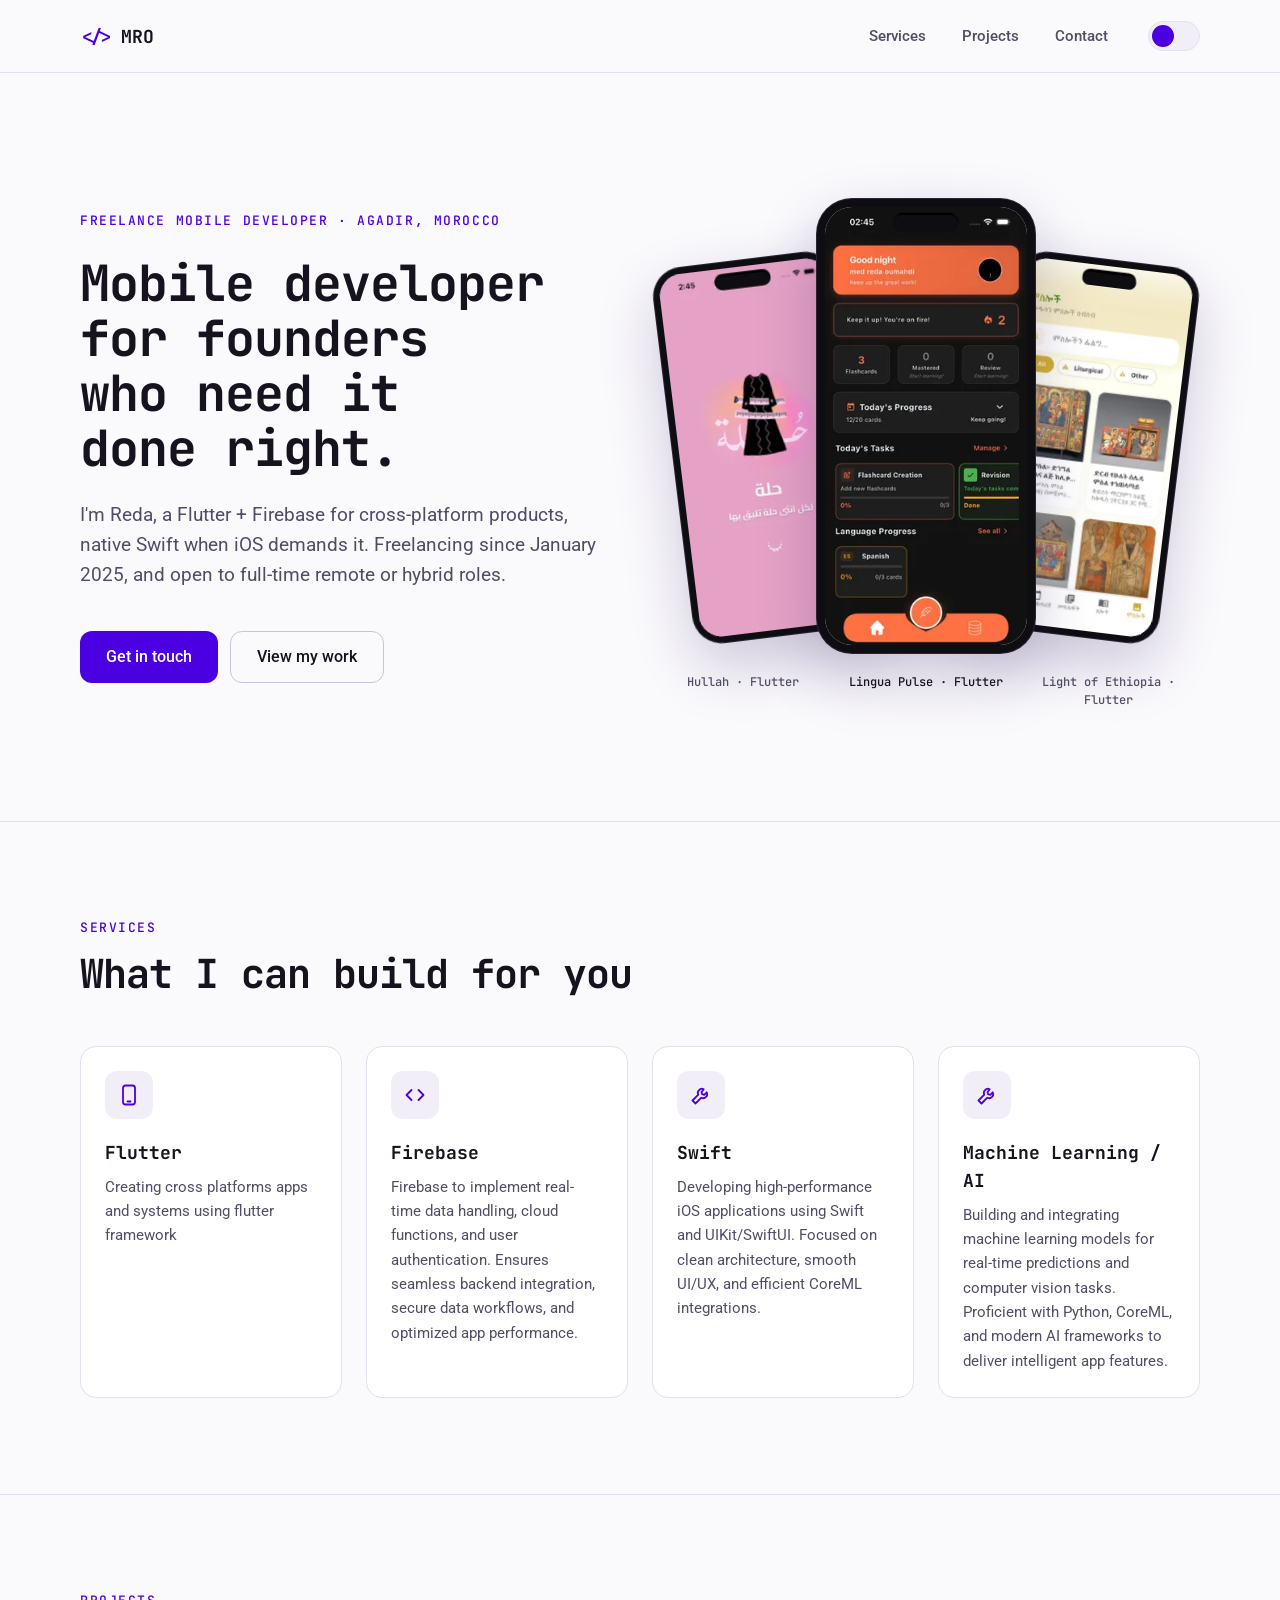
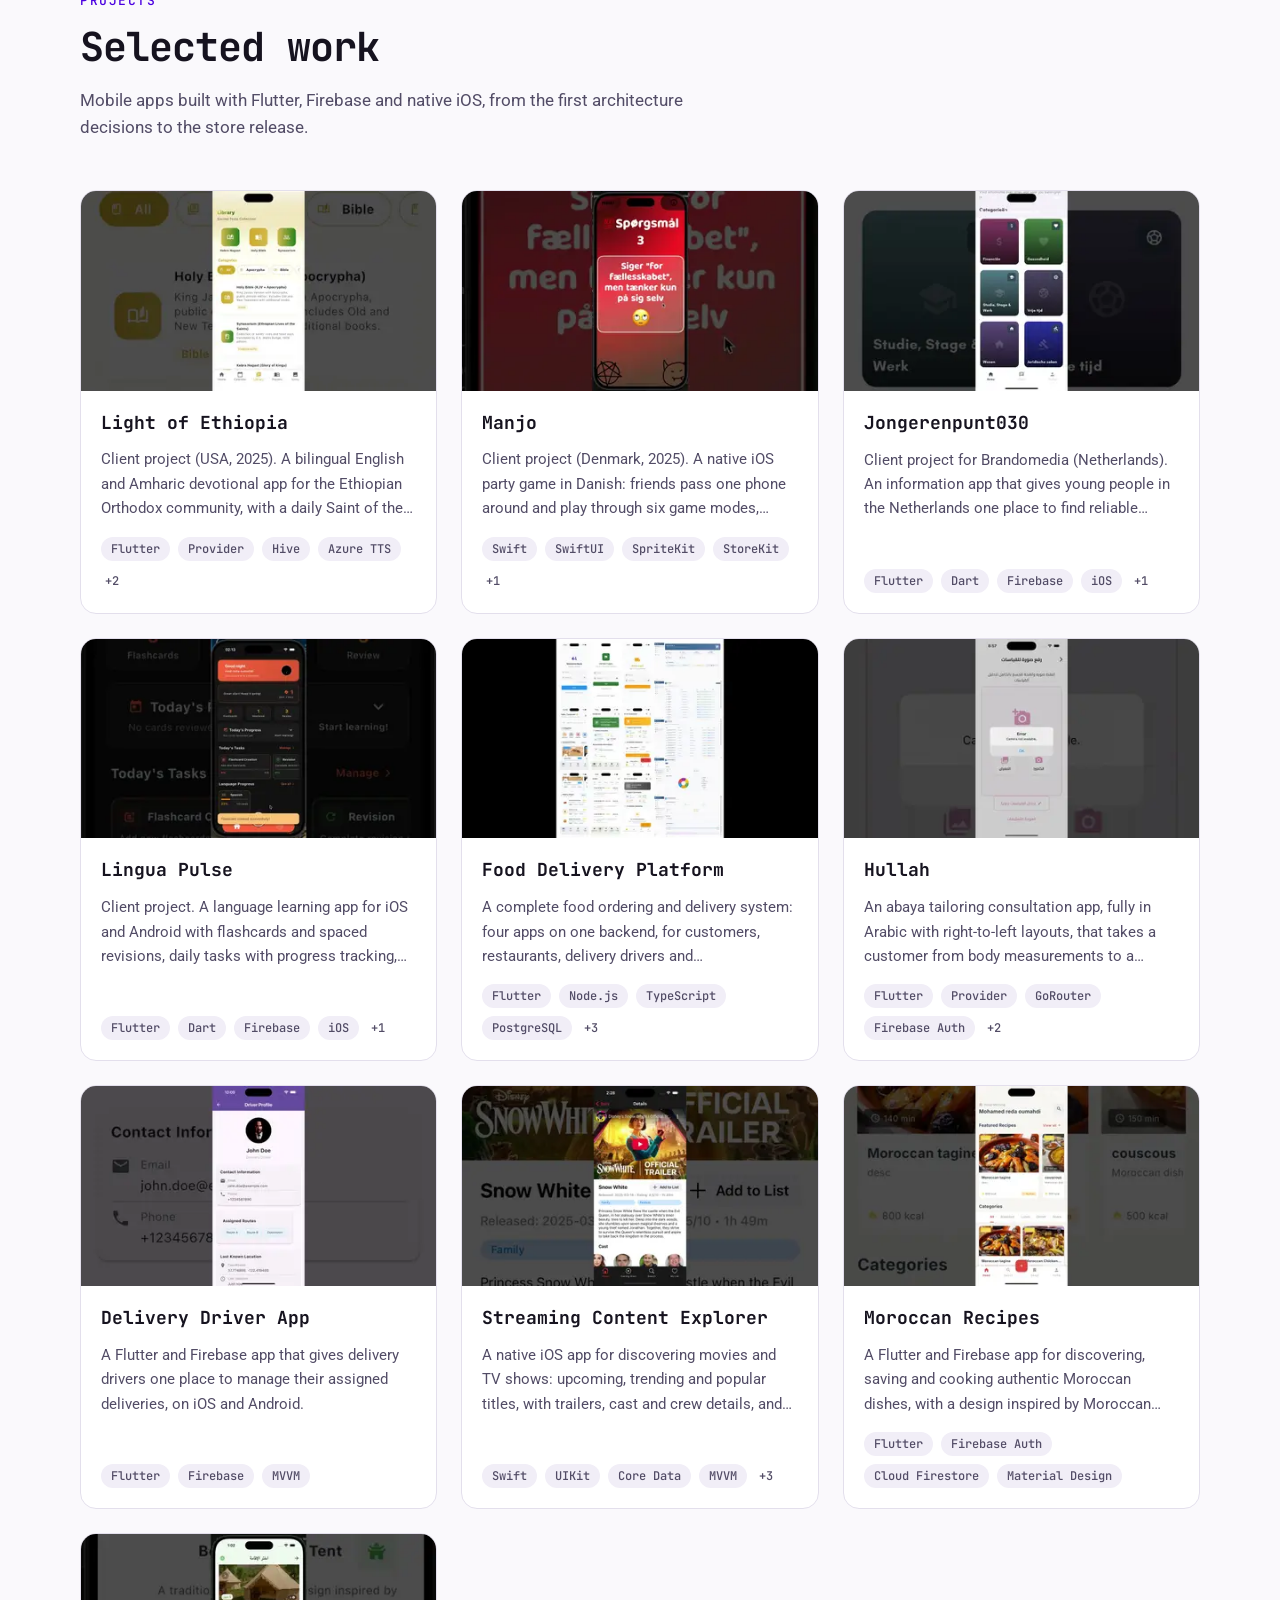
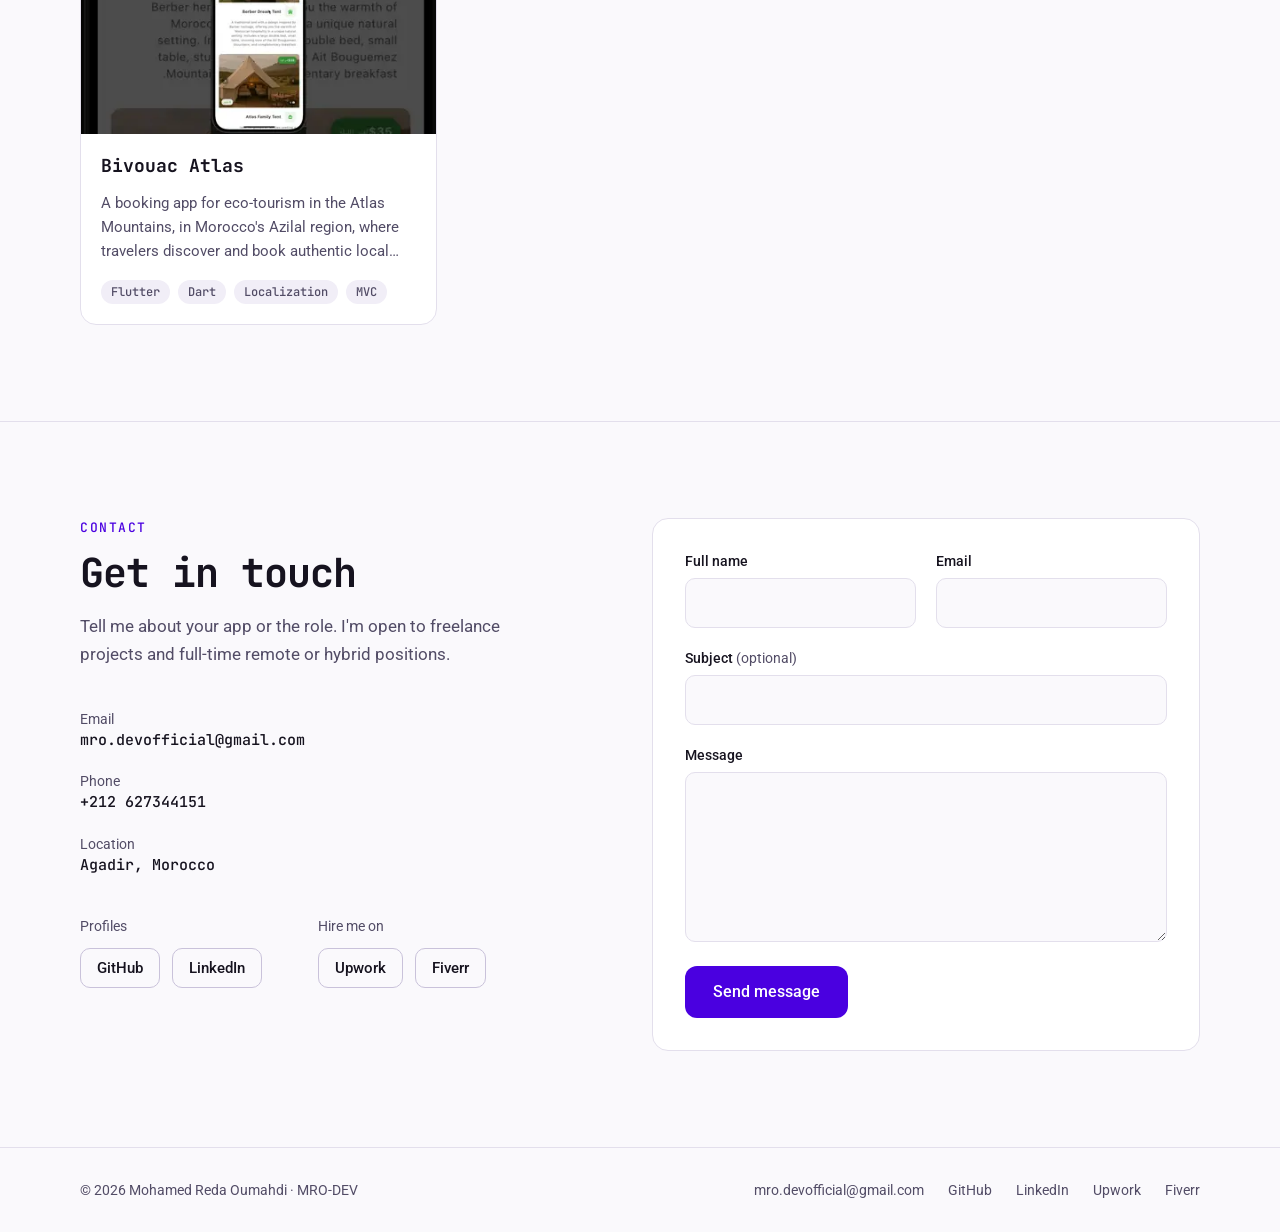
<file: index.html>
<!DOCTYPE html><html lang="en"><head><meta charset="utf-8"><meta name="viewport" content="width=device-width, initial-scale=1"><title>Mohamed Reda Oumahdi · Freelance Flutter &amp; iOS Developer</title><meta name="description" content="Freelance mobile developer in Agadir, Morocco (MRO-DEV). Flutter and Firebase for cross-platform apps, native Swift/SwiftUI for iOS. Open to freelance projects and remote roles."><meta name="author" content="Mohamed Reda Oumahdi"><link rel="canonical" href="https://mohamedredaoumahdi.github.io/"><meta name="theme-color" content="#4A00E0"><link rel="icon" type="image/png" href="/favicon.png"><link rel="apple-touch-icon" href="/icons/Icon-192.png"><link rel="sitemap" href="/sitemap-index.xml"><meta property="og:type" content="website"><meta property="og:site_name" content="MRO-DEV"><meta property="og:title" content="Mohamed Reda Oumahdi · Freelance Flutter &amp; iOS Developer"><meta property="og:description" content="Mobile developer for founders who need it done right. Flutter + Firebase for cross-platform products, native Swift when iOS demands it."><meta property="og:url" content="https://mohamedredaoumahdi.github.io/"><meta property="og:image" content="https://mohamedredaoumahdi.github.io/og-image.png"><meta property="og:image:width" content="1200"><meta property="og:image:height" content="630"><meta property="og:image:alt" content="MRO-DEV: Mobile developer for founders who need it done right."><meta property="og:locale" content="en_US"><meta name="twitter:card" content="summary_large_image"><meta name="twitter:title" content="Mohamed Reda Oumahdi · Freelance Flutter &amp; iOS Developer"><meta name="twitter:description" content="Mobile developer for founders who need it done right. Flutter + Firebase for cross-platform products, native Swift when iOS demands it."><meta name="twitter:image" content="https://mohamedredaoumahdi.github.io/og-image.png"><script type="application/ld+json">{"@context":"https://schema.org","@type":"Person","name":"Mohamed Reda Oumahdi","alternateName":"MRO-DEV","jobTitle":"Freelance Mobile Developer","description":"Freelance mobile developer building Flutter + Firebase apps and native iOS apps in Swift/SwiftUI.","url":"https://mohamedredaoumahdi.github.io/","image":"https://mohamedredaoumahdi.github.io/og-image.png","email":"mailto:mro.devofficial@gmail.com","address":{"@type":"PostalAddress","addressLocality":"Agadir","addressCountry":"MA"},"knowsAbout":["Flutter","Dart","Firebase","Swift","SwiftUI","iOS development","Android development","Stripe","Riverpod","GetX"],"knowsLanguage":["ar","en","fr"],"sameAs":["https://github.com/mohamedredaoumahdi","https://www.linkedin.com/in/mohamed-reda-oumahdi-673929200/","https://www.upwork.com/freelancers/~01eeb2ba7fdff916ba","https://www.fiverr.com/users/medredaoumahdi/"]}</script><!-- Apply the saved or system theme before first paint (no flash). --><script>
      (() => {
        let theme = null;
        try { theme = localStorage.getItem('theme'); } catch (e) {}
        const dark = theme ? theme === 'dark' : matchMedia('(prefers-color-scheme: dark)').matches;
        document.documentElement.classList.toggle('dark', dark);
      })();
    </script><link rel="stylesheet" href="/_astro/Footer.CC6nyVhg.css"><link rel="stylesheet" href="/_astro/index.DfWVXekL.css"></head><body class="min-h-screen bg-bg text-text"><a href="#main" class="sr-only focus:not-sr-only focus:fixed focus:left-4 focus:top-4 focus:z-50 focus:rounded-lg focus:bg-btn focus:px-4 focus:py-2 focus:text-white">Skip to content</a><header class="sticky top-0 z-40 border-b border-line bg-bg/90 backdrop-blur"><nav class="mx-auto flex h-[60px] max-w-[1440px] items-center justify-between px-5 lg:h-[72px] lg:px-20" aria-label="Main"><a href="/" class="flex gap-2 font-mono text-[17px] font-bold text-text lg:text-[18px]" aria-label="MRO-DEV, home"><span class="text-accent" aria-hidden="true">&lt;/&gt;</span><span>MRO</span></a><div class="flex items-center gap-2 lg:gap-10"><ul class="hidden gap-9 text-[15px] font-medium lg:flex"><li><a href="/#services" class="text-muted transition-colors hover:text-text">Services</a></li><li><a href="/#projects" class="text-muted transition-colors hover:text-text">Projects</a></li><li><a href="/#contact" class="text-muted transition-colors hover:text-text">Contact</a></li></ul><button type="button" data-theme-toggle role="switch" aria-checked="false" aria-label="Dark mode" class="flex h-[30px] w-[52px] items-center justify-start rounded-full border border-line bg-surface-2 p-[3px] dark:justify-end"><span class="relative block size-[22px] overflow-hidden rounded-full bg-accent"><!-- Crescent cut-out in dark mode --><span class="absolute left-2 -top-1 hidden size-[18px] rounded-full bg-surface-2 dark:block"></span></span></button><button type="button" data-menu-toggle aria-expanded="false" aria-controls="mobile-menu" aria-label="Open menu" class="flex size-11 flex-col items-center justify-center gap-[5px] lg:hidden"><span class="h-0.5 w-5 rounded bg-text"></span><span class="h-0.5 w-5 rounded bg-text"></span><span class="h-0.5 w-5 rounded bg-text"></span></button></div></nav><ul id="mobile-menu" hidden class="border-t border-line px-5 py-2 lg:hidden"><li><a href="/#services" class="block py-3 text-base font-medium text-text" data-menu-link>Services</a></li><li><a href="/#projects" class="block py-3 text-base font-medium text-text" data-menu-link>Projects</a></li><li><a href="/#contact" class="block py-3 text-base font-medium text-text" data-menu-link>Contact</a></li></ul></header><script type="module">var e=document.documentElement,t=document.querySelector(`[data-theme-toggle]`),n=()=>t.setAttribute(`aria-checked`,String(e.classList.contains(`dark`)));n(),t.addEventListener(`click`,()=>{let t=!e.classList.contains(`dark`);e.classList.toggle(`dark`,t);try{localStorage.setItem(`theme`,t?`dark`:`light`)}catch{}n()});var r=document.querySelector(`[data-menu-toggle]`),i=document.getElementById(`mobile-menu`),a=!1,o=e=>{a=e,i.hidden=!e,r.setAttribute(`aria-expanded`,String(e)),r.setAttribute(`aria-label`,e?`Close menu`:`Open menu`)};r.addEventListener(`click`,()=>o(!a)),i.querySelectorAll(`[data-menu-link]`).forEach(e=>e.addEventListener(`click`,()=>o(!1)));</script><main id="main"><section class="hero" aria-labelledby="hero-title" data-astro-cid-ge2uvauf><div class="text" data-astro-cid-ge2uvauf><p class="eyebrow fade-up" style="--delay:60ms" data-astro-cid-ge2uvauf>FREELANCE MOBILE DEVELOPER · AGADIR, MOROCCO</p><h1 id="hero-title" class="headline fade-up" style="--delay:120ms" data-astro-cid-ge2uvauf>Mobile developer for founders who need it done right.</h1><p class="sub fade-up" style="--delay:180ms" data-astro-cid-ge2uvauf>I&#39;m Reda, a Flutter + Firebase for cross-platform products, native Swift when iOS demands it. Freelancing since January 2025, and open to full-time remote or hybrid roles.</p><div class="actions fade-up" style="--delay:240ms" data-astro-cid-ge2uvauf><a href="#contact" class="btn btn-primary" data-astro-cid-ge2uvauf>Get in touch</a><a href="#projects" class="btn btn-ghost" data-astro-cid-ge2uvauf>View my work</a></div></div><div class="showcase" data-astro-cid-ge2uvauf><div class="stage" data-astro-cid-ge2uvauf><div class="glow fade-in" style="--delay:200ms;--dur:1200ms" aria-hidden="true" data-astro-cid-ge2uvauf></div><div class="slot slot-left" data-astro-cid-ge2uvauf><div class="fade-up" style="--delay:460ms;--dur:700ms" data-astro-cid-ge2uvauf><div class="phone" role="img" aria-label="Hullah app screenshot" data-astro-cid-dgzf4czg><div class="frame" data-astro-cid-dgzf4czg><div class="screen" data-astro-cid-dgzf4czg><img src="/_astro/hero-0.Cj_O6L5V_2501gm.webp" srcset="/_astro/hero-0.Cj_O6L5V_1hbToS.webp 208w, /_astro/hero-0.Cj_O6L5V_2501gm.webp 211w" alt sizes="208px" loading="lazy" data-astro-cid-dgzf4czg="true" decoding="async" width="211" height="480" class="shot"><span class="island" aria-hidden="true" data-astro-cid-dgzf4czg></span></div></div></div></div></div><div class="slot slot-right" data-astro-cid-ge2uvauf><div class="fade-up" style="--delay:580ms;--dur:700ms" data-astro-cid-ge2uvauf><div class="phone" role="img" aria-label="Light of Ethiopia app screenshot" data-astro-cid-dgzf4czg><div class="frame" data-astro-cid-dgzf4czg><div class="screen" data-astro-cid-dgzf4czg><img src="/_astro/hero-2.CtxY_qsv_2kqG23.webp" srcset="/_astro/hero-2.CtxY_qsv_Z2992Go.webp 208w, /_astro/hero-2.CtxY_qsv_2kqG23.webp 266w" alt sizes="208px" loading="lazy" data-astro-cid-dgzf4czg="true" decoding="async" width="266" height="576" class="shot"><span class="island" aria-hidden="true" data-astro-cid-dgzf4czg></span></div></div></div></div></div><div class="slot slot-center" data-astro-cid-ge2uvauf><div class="fade-up" style="--delay:340ms;--dur:700ms" data-astro-cid-ge2uvauf><div class="phone" role="img" aria-label="Lingua Pulse app screenshot" data-astro-cid-dgzf4czg><div class="frame" data-astro-cid-dgzf4czg><div class="screen" data-astro-cid-dgzf4czg><img src="/_astro/hero-1.pZKdeHp7_2lAL0C.webp" srcset="/_astro/hero-1.pZKdeHp7_291aTM.webp 250w, /_astro/hero-1.pZKdeHp7_2lAL0C.webp 266w" alt sizes="250px" loading="eager" data-astro-cid-dgzf4czg="true" decoding="async" width="266" height="576" class="shot"><span class="island" aria-hidden="true" data-astro-cid-dgzf4czg></span></div></div></div></div></div></div><ul class="captions fade-in" style="--delay:800ms;--dur:600ms" aria-label="Apps shown" data-astro-cid-ge2uvauf><li data-astro-cid-ge2uvauf><span data-astro-cid-ge2uvauf>Hullah</span><span class="sep" aria-hidden="true" data-astro-cid-ge2uvauf> · </span><span class="tech" data-astro-cid-ge2uvauf>Flutter</span></li><li class="current" data-astro-cid-ge2uvauf><span data-astro-cid-ge2uvauf>Lingua Pulse</span><span class="sep" aria-hidden="true" data-astro-cid-ge2uvauf> · </span><span class="tech" data-astro-cid-ge2uvauf>Flutter</span></li><li data-astro-cid-ge2uvauf><span data-astro-cid-ge2uvauf>Light of Ethiopia</span><span class="sep" aria-hidden="true" data-astro-cid-ge2uvauf> · </span><span class="tech" data-astro-cid-ge2uvauf>Flutter</span></li></ul></div></section><section id="services" class="scroll-mt-[60px] border-t border-line lg:scroll-mt-[72px]" aria-labelledby="services-title"><div class="mx-auto max-w-[1440px] px-5 py-16 md:px-12 lg:px-20 lg:py-24"><p class="font-mono text-[13px] font-medium tracking-[0.12em] text-accent">SERVICES</p><h2 id="services-title" class="mt-3 font-mono text-3xl font-bold tracking-tight lg:text-[40px]">What I can build for you</h2><ul class="mt-10 grid gap-6 sm:grid-cols-2 lg:mt-12 lg:grid-cols-4" role="list"><li class="flex flex-col rounded-2xl border border-line bg-card p-6"><span class="flex size-12 items-center justify-center rounded-xl bg-surface-2 text-accent" aria-hidden="true"><svg viewBox="0 0 24 24" width="24" height="24" fill="none" stroke="currentColor" stroke-width="1.8" stroke-linecap="round" stroke-linejoin="round"><rect x="6" y="2.5" width="12" height="19" rx="2.5"/><path d="M10.5 18.5h3"/></svg></span><h3 class="mt-5 font-mono text-lg font-bold">Flutter</h3><p class="mt-2 text-[15px] leading-relaxed text-muted">Creating cross platforms apps and systems using flutter framework</p></li><li class="flex flex-col rounded-2xl border border-line bg-card p-6"><span class="flex size-12 items-center justify-center rounded-xl bg-surface-2 text-accent" aria-hidden="true"><svg viewBox="0 0 24 24" width="24" height="24" fill="none" stroke="currentColor" stroke-width="1.8" stroke-linecap="round" stroke-linejoin="round"><path d="m8.5 7-5 5 5 5M15.5 7l5 5-5 5"/></svg></span><h3 class="mt-5 font-mono text-lg font-bold">Firebase</h3><p class="mt-2 text-[15px] leading-relaxed text-muted">Firebase to implement real-time data handling, cloud functions, and user authentication. Ensures seamless backend integration, secure data workflows, and optimized app performance.</p></li><li class="flex flex-col rounded-2xl border border-line bg-card p-6"><span class="flex size-12 items-center justify-center rounded-xl bg-surface-2 text-accent" aria-hidden="true"><svg viewBox="0 0 24 24" width="24" height="24" fill="none" stroke="currentColor" stroke-width="1.8" stroke-linecap="round" stroke-linejoin="round"><path d="M14.7 6.3a4 4 0 0 0-5.4 5.4L3.5 17.5l3 3 5.8-5.8a4 4 0 0 0 5.4-5.4l-2.5 2.5-2.1-.6-.6-2.1z"/></svg></span><h3 class="mt-5 font-mono text-lg font-bold">Swift</h3><p class="mt-2 text-[15px] leading-relaxed text-muted">Developing high-performance iOS applications using Swift and UIKit/SwiftUI. Focused on clean architecture, smooth UI/UX, and efficient CoreML integrations.</p></li><li class="flex flex-col rounded-2xl border border-line bg-card p-6"><span class="flex size-12 items-center justify-center rounded-xl bg-surface-2 text-accent" aria-hidden="true"><svg viewBox="0 0 24 24" width="24" height="24" fill="none" stroke="currentColor" stroke-width="1.8" stroke-linecap="round" stroke-linejoin="round"><path d="M14.7 6.3a4 4 0 0 0-5.4 5.4L3.5 17.5l3 3 5.8-5.8a4 4 0 0 0 5.4-5.4l-2.5 2.5-2.1-.6-.6-2.1z"/></svg></span><h3 class="mt-5 font-mono text-lg font-bold">Machine Learning / AI</h3><p class="mt-2 text-[15px] leading-relaxed text-muted">Building and integrating machine learning models for real-time predictions and computer vision tasks. Proficient with Python, CoreML, and modern AI frameworks to deliver intelligent app features.</p></li></ul></div></section><section id="projects" class="scroll-mt-[60px] border-t border-line lg:scroll-mt-[72px]" aria-labelledby="projects-title" data-astro-cid-ftq3vvlr><div class="mx-auto max-w-[1440px] px-5 py-16 md:px-12 lg:px-20 lg:py-24" data-astro-cid-ftq3vvlr><p class="font-mono text-[13px] font-medium tracking-[0.12em] text-accent" data-astro-cid-ftq3vvlr>PROJECTS</p><h2 id="projects-title" class="mt-3 font-mono text-3xl font-bold tracking-tight lg:text-[40px]" data-astro-cid-ftq3vvlr>Selected work</h2><p class="mt-4 max-w-[620px] text-[17px] leading-relaxed text-muted" data-astro-cid-ftq3vvlr>Mobile apps built with Flutter, Firebase and native iOS, from the first architecture decisions to the store release.</p><ul class="mt-10 grid gap-6 md:grid-cols-2 lg:mt-12 lg:grid-cols-3" role="list" data-astro-cid-ftq3vvlr><li class="flex" data-astro-cid-ftq3vvlr><article class="card group relative flex flex-col overflow-hidden rounded-2xl border border-line bg-card transition duration-200 hover:-translate-y-1 hover:border-accent"><div class="aspect-video overflow-hidden bg-surface-2"><img src="/_astro/light-of-ethiopia-thumb.CV9uv09x_Z1VU0Gq.webp" srcset="/_astro/light-of-ethiopia-thumb.CV9uv09x_AnPyp.webp 400w, /_astro/light-of-ethiopia-thumb.CV9uv09x_Z24Vt1E.webp 640w, /_astro/light-of-ethiopia-thumb.CV9uv09x_QUHP2.webp 960w" alt sizes="(min-width: 1024px) 400px, (min-width: 768px) 50vw, 100vw" loading="eager" decoding="async" width="1280" height="720" class="size-full object-cover transition duration-300 group-hover:scale-[1.03]"></div><div class="flex flex-1 flex-col gap-3 p-5"><h3 class="font-mono text-lg font-bold leading-snug"><!-- The link covers the whole card (after:inset-0). --><a href="/work/light-of-ethiopia/" class="after:absolute after:inset-0 after:content-['']">Light of Ethiopia</a></h3><p class="line-clamp-3 text-[15px] leading-relaxed text-muted">Client project (USA, 2025). A bilingual English and Amharic devotional app for the Ethiopian Orthodox community, with a daily Saint of the Day, a library (Bible, Apocrypha, Synaxarium, Kebra Nagast), prayers, a gallery of 50+ museum icons and an Ethiopian calendar.</p><div class="mt-auto pt-1"><ul class="flex flex-wrap gap-2" aria-label="Technologies"><li class="rounded-full bg-surface-2 px-2.5 py-1 font-mono text-xs font-medium text-muted">Flutter</li><li class="rounded-full bg-surface-2 px-2.5 py-1 font-mono text-xs font-medium text-muted">Provider</li><li class="rounded-full bg-surface-2 px-2.5 py-1 font-mono text-xs font-medium text-muted">Hive</li><li class="rounded-full bg-surface-2 px-2.5 py-1 font-mono text-xs font-medium text-muted">Azure TTS</li><li class="rounded-full px-1 py-1 font-mono text-xs font-medium text-muted" aria-label="and 2 more">+2</li></ul></div></div></article></li><li class="flex" data-astro-cid-ftq3vvlr><article class="card group relative flex flex-col overflow-hidden rounded-2xl border border-line bg-card transition duration-200 hover:-translate-y-1 hover:border-accent"><div class="aspect-video overflow-hidden bg-surface-2"><img src="/_astro/manjo-thumb.B-iRdzi__Z1iT5qW.webp" srcset="/_astro/manjo-thumb.B-iRdzi__ZyQavD.webp 400w, /_astro/manjo-thumb.B-iRdzi__1WjpY9.webp 640w, /_astro/manjo-thumb.B-iRdzi__1zcaH.webp 960w" alt sizes="(min-width: 1024px) 400px, (min-width: 768px) 50vw, 100vw" loading="eager" decoding="async" width="1280" height="720" class="size-full object-cover transition duration-300 group-hover:scale-[1.03]"></div><div class="flex flex-1 flex-col gap-3 p-5"><h3 class="font-mono text-lg font-bold leading-snug"><!-- The link covers the whole card (after:inset-0). --><a href="/work/manjo/" class="after:absolute after:inset-0 after:content-['']">Manjo</a></h3><p class="line-clamp-3 text-[15px] leading-relaxed text-muted">Client project (Denmark, 2025). A native iOS party game in Danish: friends pass one phone around and play through six game modes, including challenges, team games, question decks, Imposter and Bullshit.</p><div class="mt-auto pt-1"><ul class="flex flex-wrap gap-2" aria-label="Technologies"><li class="rounded-full bg-surface-2 px-2.5 py-1 font-mono text-xs font-medium text-muted">Swift</li><li class="rounded-full bg-surface-2 px-2.5 py-1 font-mono text-xs font-medium text-muted">SwiftUI</li><li class="rounded-full bg-surface-2 px-2.5 py-1 font-mono text-xs font-medium text-muted">SpriteKit</li><li class="rounded-full bg-surface-2 px-2.5 py-1 font-mono text-xs font-medium text-muted">StoreKit</li><li class="rounded-full px-1 py-1 font-mono text-xs font-medium text-muted" aria-label="and 1 more">+1</li></ul></div></div></article></li><li class="flex" data-astro-cid-ftq3vvlr><article class="card group relative flex flex-col overflow-hidden rounded-2xl border border-line bg-card transition duration-200 hover:-translate-y-1 hover:border-accent"><div class="aspect-video overflow-hidden bg-surface-2"><img src="/_astro/jongerenpunt030-thumb.ulWUsTPI_ODMoo.webp" srcset="/_astro/jongerenpunt030-thumb.ulWUsTPI_Z28BkzA.webp 400w, /_astro/jongerenpunt030-thumb.ulWUsTPI_Z1C2lE2.webp 640w, /_astro/jongerenpunt030-thumb.ulWUsTPI_Z1Du2KB.webp 960w" alt sizes="(min-width: 1024px) 400px, (min-width: 768px) 50vw, 100vw" loading="eager" decoding="async" width="1280" height="720" class="size-full object-cover transition duration-300 group-hover:scale-[1.03]"></div><div class="flex flex-1 flex-col gap-3 p-5"><h3 class="font-mono text-lg font-bold leading-snug"><!-- The link covers the whole card (after:inset-0). --><a href="/work/jongerenpunt030/" class="after:absolute after:inset-0 after:content-['']">Jongerenpunt030</a></h3><p class="line-clamp-3 text-[15px] leading-relaxed text-muted">Client project for Brandomedia (Netherlands). An information app that gives young people in the Netherlands one place to find reliable answers about money, health, school and housing.</p><div class="mt-auto pt-1"><ul class="flex flex-wrap gap-2" aria-label="Technologies"><li class="rounded-full bg-surface-2 px-2.5 py-1 font-mono text-xs font-medium text-muted">Flutter</li><li class="rounded-full bg-surface-2 px-2.5 py-1 font-mono text-xs font-medium text-muted">Dart</li><li class="rounded-full bg-surface-2 px-2.5 py-1 font-mono text-xs font-medium text-muted">Firebase</li><li class="rounded-full bg-surface-2 px-2.5 py-1 font-mono text-xs font-medium text-muted">iOS</li><li class="rounded-full px-1 py-1 font-mono text-xs font-medium text-muted" aria-label="and 1 more">+1</li></ul></div></div></article></li><li class="flex" data-astro-cid-ftq3vvlr><article class="card group relative flex flex-col overflow-hidden rounded-2xl border border-line bg-card transition duration-200 hover:-translate-y-1 hover:border-accent"><div class="aspect-video overflow-hidden bg-surface-2"><img src="/_astro/lingua-pulse-thumb.CV_mmIvJ_1U61GJ.webp" srcset="/_astro/lingua-pulse-thumb.CV_mmIvJ_Z1e2ldR.webp 400w, /_astro/lingua-pulse-thumb.CV_mmIvJ_Z12Jgkm.webp 640w, /_astro/lingua-pulse-thumb.CV_mmIvJ_Z2tNR1v.webp 960w" alt sizes="(min-width: 1024px) 400px, (min-width: 768px) 50vw, 100vw" loading="lazy" decoding="async" width="1280" height="720" class="size-full object-cover transition duration-300 group-hover:scale-[1.03]"></div><div class="flex flex-1 flex-col gap-3 p-5"><h3 class="font-mono text-lg font-bold leading-snug"><!-- The link covers the whole card (after:inset-0). --><a href="/work/lingua-pulse/" class="after:absolute after:inset-0 after:content-['']">Lingua Pulse</a></h3><p class="line-clamp-3 text-[15px] leading-relaxed text-muted">Client project. A language learning app for iOS and Android with flashcards and spaced revisions, daily tasks with progress tracking, and optional AI-assisted practice.</p><div class="mt-auto pt-1"><ul class="flex flex-wrap gap-2" aria-label="Technologies"><li class="rounded-full bg-surface-2 px-2.5 py-1 font-mono text-xs font-medium text-muted">Flutter</li><li class="rounded-full bg-surface-2 px-2.5 py-1 font-mono text-xs font-medium text-muted">Dart</li><li class="rounded-full bg-surface-2 px-2.5 py-1 font-mono text-xs font-medium text-muted">Firebase</li><li class="rounded-full bg-surface-2 px-2.5 py-1 font-mono text-xs font-medium text-muted">iOS</li><li class="rounded-full px-1 py-1 font-mono text-xs font-medium text-muted" aria-label="and 1 more">+1</li></ul></div></div></article></li><li class="flex" data-astro-cid-ftq3vvlr><article class="card group relative flex flex-col overflow-hidden rounded-2xl border border-line bg-card transition duration-200 hover:-translate-y-1 hover:border-accent"><div class="aspect-video overflow-hidden bg-surface-2"><img src="/_astro/food-delivery-platform-thumb.BUtXgPFz_Z237qil.webp" srcset="/_astro/food-delivery-platform-thumb.BUtXgPFz_2bavF1.webp 400w, /_astro/food-delivery-platform-thumb.BUtXgPFz_ZLtc82.webp 640w, /_astro/food-delivery-platform-thumb.BUtXgPFz_1FyDmi.webp 960w" alt sizes="(min-width: 1024px) 400px, (min-width: 768px) 50vw, 100vw" loading="lazy" decoding="async" width="1280" height="720" class="size-full object-cover transition duration-300 group-hover:scale-[1.03]"></div><div class="flex flex-1 flex-col gap-3 p-5"><h3 class="font-mono text-lg font-bold leading-snug"><!-- The link covers the whole card (after:inset-0). --><a href="/work/food-delivery-platform/" class="after:absolute after:inset-0 after:content-['']">Food Delivery Platform</a></h3><p class="line-clamp-3 text-[15px] leading-relaxed text-muted">A complete food ordering and delivery system: four apps on one backend, for customers, restaurants, delivery drivers and administrators.</p><div class="mt-auto pt-1"><ul class="flex flex-wrap gap-2" aria-label="Technologies"><li class="rounded-full bg-surface-2 px-2.5 py-1 font-mono text-xs font-medium text-muted">Flutter</li><li class="rounded-full bg-surface-2 px-2.5 py-1 font-mono text-xs font-medium text-muted">Node.js</li><li class="rounded-full bg-surface-2 px-2.5 py-1 font-mono text-xs font-medium text-muted">TypeScript</li><li class="rounded-full bg-surface-2 px-2.5 py-1 font-mono text-xs font-medium text-muted">PostgreSQL</li><li class="rounded-full px-1 py-1 font-mono text-xs font-medium text-muted" aria-label="and 3 more">+3</li></ul></div></div></article></li><li class="flex" data-astro-cid-ftq3vvlr><article class="card group relative flex flex-col overflow-hidden rounded-2xl border border-line bg-card transition duration-200 hover:-translate-y-1 hover:border-accent"><div class="aspect-video overflow-hidden bg-surface-2"><img src="/_astro/hullah-thumb.B5TLHZqg_21kibf.webp" srcset="/_astro/hullah-thumb.B5TLHZqg_ZaLtIu.webp 400w, /_astro/hullah-thumb.B5TLHZqg_S92Vo.webp 640w, /_astro/hullah-thumb.B5TLHZqg_25mwYu.webp 960w" alt sizes="(min-width: 1024px) 400px, (min-width: 768px) 50vw, 100vw" loading="lazy" decoding="async" width="1280" height="720" class="size-full object-cover transition duration-300 group-hover:scale-[1.03]"></div><div class="flex flex-1 flex-col gap-3 p-5"><h3 class="font-mono text-lg font-bold leading-snug"><!-- The link covers the whole card (after:inset-0). --><a href="/work/hullah/" class="after:absolute after:inset-0 after:content-['']">Hullah</a></h3><p class="line-clamp-3 text-[15px] leading-relaxed text-muted">An abaya tailoring consultation app, fully in Arabic with right-to-left layouts, that takes a customer from body measurements to a finished order summary.</p><div class="mt-auto pt-1"><ul class="flex flex-wrap gap-2" aria-label="Technologies"><li class="rounded-full bg-surface-2 px-2.5 py-1 font-mono text-xs font-medium text-muted">Flutter</li><li class="rounded-full bg-surface-2 px-2.5 py-1 font-mono text-xs font-medium text-muted">Provider</li><li class="rounded-full bg-surface-2 px-2.5 py-1 font-mono text-xs font-medium text-muted">GoRouter</li><li class="rounded-full bg-surface-2 px-2.5 py-1 font-mono text-xs font-medium text-muted">Firebase Auth</li><li class="rounded-full px-1 py-1 font-mono text-xs font-medium text-muted" aria-label="and 2 more">+2</li></ul></div></div></article></li><li class="flex" data-astro-cid-ftq3vvlr><article class="card group relative flex flex-col overflow-hidden rounded-2xl border border-line bg-card transition duration-200 hover:-translate-y-1 hover:border-accent"><div class="aspect-video overflow-hidden bg-surface-2"><img src="/_astro/delivery-driver-app-thumb.DLoxwMjA_2c3sV7.webp" srcset="/_astro/delivery-driver-app-thumb.DLoxwMjA_2mN0lU.webp 400w, /_astro/delivery-driver-app-thumb.DLoxwMjA_Asg0A.webp 640w, /_astro/delivery-driver-app-thumb.DLoxwMjA_2gHtrc.webp 960w" alt sizes="(min-width: 1024px) 400px, (min-width: 768px) 50vw, 100vw" loading="lazy" decoding="async" width="1280" height="720" class="size-full object-cover transition duration-300 group-hover:scale-[1.03]"></div><div class="flex flex-1 flex-col gap-3 p-5"><h3 class="font-mono text-lg font-bold leading-snug"><!-- The link covers the whole card (after:inset-0). --><a href="/work/delivery-driver-app/" class="after:absolute after:inset-0 after:content-['']">Delivery Driver App</a></h3><p class="line-clamp-3 text-[15px] leading-relaxed text-muted">A Flutter and Firebase app that gives delivery drivers one place to manage their assigned deliveries, on iOS and Android.</p><div class="mt-auto pt-1"><ul class="flex flex-wrap gap-2" aria-label="Technologies"><li class="rounded-full bg-surface-2 px-2.5 py-1 font-mono text-xs font-medium text-muted">Flutter</li><li class="rounded-full bg-surface-2 px-2.5 py-1 font-mono text-xs font-medium text-muted">Firebase</li><li class="rounded-full bg-surface-2 px-2.5 py-1 font-mono text-xs font-medium text-muted">MVVM</li></ul></div></div></article></li><li class="flex" data-astro-cid-ftq3vvlr><article class="card group relative flex flex-col overflow-hidden rounded-2xl border border-line bg-card transition duration-200 hover:-translate-y-1 hover:border-accent"><div class="aspect-video overflow-hidden bg-surface-2"><img src="/_astro/streaming-content-explorer-thumb.Doj6Y1s-_Z1wK1C3.webp" srcset="/_astro/streaming-content-explorer-thumb.Doj6Y1s-_Dbvfw.webp 400w, /_astro/streaming-content-explorer-thumb.Doj6Y1s-_1iMbd3.webp 640w, /_astro/streaming-content-explorer-thumb.Doj6Y1s-_1fDF0j.webp 960w" alt sizes="(min-width: 1024px) 400px, (min-width: 768px) 50vw, 100vw" loading="lazy" decoding="async" width="1280" height="720" class="size-full object-cover transition duration-300 group-hover:scale-[1.03]"></div><div class="flex flex-1 flex-col gap-3 p-5"><h3 class="font-mono text-lg font-bold leading-snug"><!-- The link covers the whole card (after:inset-0). --><a href="/work/streaming-content-explorer/" class="after:absolute after:inset-0 after:content-['']">Streaming Content Explorer</a></h3><p class="line-clamp-3 text-[15px] leading-relaxed text-muted">A native iOS app for discovering movies and TV shows: upcoming, trending and popular titles, with trailers, cast and crew details, and personal watchlists.</p><div class="mt-auto pt-1"><ul class="flex flex-wrap gap-2" aria-label="Technologies"><li class="rounded-full bg-surface-2 px-2.5 py-1 font-mono text-xs font-medium text-muted">Swift</li><li class="rounded-full bg-surface-2 px-2.5 py-1 font-mono text-xs font-medium text-muted">UIKit</li><li class="rounded-full bg-surface-2 px-2.5 py-1 font-mono text-xs font-medium text-muted">Core Data</li><li class="rounded-full bg-surface-2 px-2.5 py-1 font-mono text-xs font-medium text-muted">MVVM</li><li class="rounded-full px-1 py-1 font-mono text-xs font-medium text-muted" aria-label="and 3 more">+3</li></ul></div></div></article></li><li class="flex" data-astro-cid-ftq3vvlr><article class="card group relative flex flex-col overflow-hidden rounded-2xl border border-line bg-card transition duration-200 hover:-translate-y-1 hover:border-accent"><div class="aspect-video overflow-hidden bg-surface-2"><img src="/_astro/moroccan-recipes-thumb.DB9lHnWB_Z13nmvA.webp" srcset="/_astro/moroccan-recipes-thumb.DB9lHnWB_Z1cSKIQ.webp 400w, /_astro/moroccan-recipes-thumb.DB9lHnWB_Z1qbA8R.webp 640w, /_astro/moroccan-recipes-thumb.DB9lHnWB_Z29rd83.webp 960w" alt sizes="(min-width: 1024px) 400px, (min-width: 768px) 50vw, 100vw" loading="lazy" decoding="async" width="1280" height="720" class="size-full object-cover transition duration-300 group-hover:scale-[1.03]"></div><div class="flex flex-1 flex-col gap-3 p-5"><h3 class="font-mono text-lg font-bold leading-snug"><!-- The link covers the whole card (after:inset-0). --><a href="/work/moroccan-recipes/" class="after:absolute after:inset-0 after:content-['']">Moroccan Recipes</a></h3><p class="line-clamp-3 text-[15px] leading-relaxed text-muted">A Flutter and Firebase app for discovering, saving and cooking authentic Moroccan dishes, with a design inspired by Moroccan aesthetics.</p><div class="mt-auto pt-1"><ul class="flex flex-wrap gap-2" aria-label="Technologies"><li class="rounded-full bg-surface-2 px-2.5 py-1 font-mono text-xs font-medium text-muted">Flutter</li><li class="rounded-full bg-surface-2 px-2.5 py-1 font-mono text-xs font-medium text-muted">Firebase Auth</li><li class="rounded-full bg-surface-2 px-2.5 py-1 font-mono text-xs font-medium text-muted">Cloud Firestore</li><li class="rounded-full bg-surface-2 px-2.5 py-1 font-mono text-xs font-medium text-muted">Material Design</li></ul></div></div></article></li><li class="flex" data-astro-cid-ftq3vvlr><article class="card group relative flex flex-col overflow-hidden rounded-2xl border border-line bg-card transition duration-200 hover:-translate-y-1 hover:border-accent"><div class="aspect-video overflow-hidden bg-surface-2"><img src="/_astro/bivouac-atlas-thumb.9BnvFzfc_Z1AxfDf.webp" srcset="/_astro/bivouac-atlas-thumb.9BnvFzfc_Z1iGBtn.webp 400w, /_astro/bivouac-atlas-thumb.9BnvFzfc_Z1Eb7i3.webp 640w, /_astro/bivouac-atlas-thumb.9BnvFzfc_ZCTFYB.webp 960w" alt sizes="(min-width: 1024px) 400px, (min-width: 768px) 50vw, 100vw" loading="lazy" decoding="async" width="1280" height="720" class="size-full object-cover transition duration-300 group-hover:scale-[1.03]"></div><div class="flex flex-1 flex-col gap-3 p-5"><h3 class="font-mono text-lg font-bold leading-snug"><!-- The link covers the whole card (after:inset-0). --><a href="/work/bivouac-atlas/" class="after:absolute after:inset-0 after:content-['']">Bivouac Atlas</a></h3><p class="line-clamp-3 text-[15px] leading-relaxed text-muted">A booking app for eco-tourism in the Atlas Mountains, in Morocco&#39;s Azilal region, where travelers discover and book authentic local experiences.</p><div class="mt-auto pt-1"><ul class="flex flex-wrap gap-2" aria-label="Technologies"><li class="rounded-full bg-surface-2 px-2.5 py-1 font-mono text-xs font-medium text-muted">Flutter</li><li class="rounded-full bg-surface-2 px-2.5 py-1 font-mono text-xs font-medium text-muted">Dart</li><li class="rounded-full bg-surface-2 px-2.5 py-1 font-mono text-xs font-medium text-muted">Localization</li><li class="rounded-full bg-surface-2 px-2.5 py-1 font-mono text-xs font-medium text-muted">MVC</li></ul></div></div></article></li></ul></div></section><section id="contact" class="scroll-mt-[60px] border-t border-line lg:scroll-mt-[72px]" aria-labelledby="contact-title" data-astro-cid-he3spzz3><div class="mx-auto grid max-w-[1440px] gap-12 px-5 py-16 md:px-12 lg:grid-cols-12 lg:gap-6 lg:px-20 lg:py-24" data-astro-cid-he3spzz3><div class="lg:col-span-5" data-astro-cid-he3spzz3><p class="font-mono text-[13px] font-medium tracking-[0.12em] text-accent" data-astro-cid-he3spzz3>CONTACT</p><h2 id="contact-title" class="mt-3 font-mono text-3xl font-bold tracking-tight lg:text-[40px]" data-astro-cid-he3spzz3>Get in touch</h2><p class="mt-4 max-w-[460px] text-[17px] leading-relaxed text-muted" data-astro-cid-he3spzz3>Tell me about your app or the role. I'm open to freelance projects and full-time remote or hybrid positions.</p><dl class="mt-10 grid gap-5 text-[15px]" data-astro-cid-he3spzz3><div data-astro-cid-he3spzz3><dt class="text-sm text-muted" data-astro-cid-he3spzz3>Email</dt><dd data-astro-cid-he3spzz3><a href="mailto:mro.devofficial@gmail.com" class="font-mono font-medium hover:text-accent" data-astro-cid-he3spzz3>mro.devofficial@gmail.com</a></dd></div><div data-astro-cid-he3spzz3><dt class="text-sm text-muted" data-astro-cid-he3spzz3>Phone</dt><dd data-astro-cid-he3spzz3><a href="tel:+212627344151" class="font-mono font-medium hover:text-accent" data-astro-cid-he3spzz3>+212 627344151</a></dd></div><div data-astro-cid-he3spzz3><dt class="text-sm text-muted" data-astro-cid-he3spzz3>Location</dt><dd class="font-mono font-medium" data-astro-cid-he3spzz3>Agadir, Morocco</dd></div></dl><div class="mt-10 grid gap-6 sm:grid-cols-2 lg:grid-cols-1 xl:grid-cols-2" data-astro-cid-he3spzz3><div data-astro-cid-he3spzz3><h3 class="text-sm text-muted" data-astro-cid-he3spzz3>Profiles</h3><ul class="mt-3 flex flex-wrap gap-3" data-astro-cid-he3spzz3><li data-astro-cid-he3spzz3><a class="chip" href="https://github.com/mohamedredaoumahdi" target="_blank" rel="me noopener" data-astro-cid-he3spzz3>GitHub</a></li><li data-astro-cid-he3spzz3><a class="chip" href="https://www.linkedin.com/in/mohamed-reda-oumahdi-673929200/" target="_blank" rel="me noopener" data-astro-cid-he3spzz3>LinkedIn</a></li></ul></div><div data-astro-cid-he3spzz3><h3 class="text-sm text-muted" data-astro-cid-he3spzz3>Hire me on</h3><ul class="mt-3 flex flex-wrap gap-3" data-astro-cid-he3spzz3><li data-astro-cid-he3spzz3><a class="chip" href="https://www.upwork.com/freelancers/~01eeb2ba7fdff916ba" target="_blank" rel="noopener" data-astro-cid-he3spzz3>Upwork</a></li><li data-astro-cid-he3spzz3><a class="chip" href="https://www.fiverr.com/users/medredaoumahdi/" target="_blank" rel="noopener" data-astro-cid-he3spzz3>Fiverr</a></li></ul></div></div></div><div class="lg:col-span-6 lg:col-start-7" data-astro-cid-he3spzz3><form id="contact-form" class="rounded-2xl border border-line bg-card p-6 md:p-8" novalidate data-api-key="AIzaSyDIEiJa91VRseWa3udLSfN0bhAKhezssQc" data-database="projects/myportfolio-594b1/databases/(default)" data-astro-cid-he3spzz3><div class="grid gap-5 md:grid-cols-2" data-astro-cid-he3spzz3><div class="field" data-astro-cid-he3spzz3><label for="cf-name" data-astro-cid-he3spzz3>Full name</label><input id="cf-name" name="name" type="text" autocomplete="name" required minlength="2" maxlength="100" aria-describedby="cf-name-error" data-astro-cid-he3spzz3><p id="cf-name-error" class="error" hidden data-astro-cid-he3spzz3></p></div><div class="field" data-astro-cid-he3spzz3><label for="cf-email" data-astro-cid-he3spzz3>Email</label><input id="cf-email" name="email" type="email" autocomplete="email" required maxlength="255" aria-describedby="cf-email-error" data-astro-cid-he3spzz3><p id="cf-email-error" class="error" hidden data-astro-cid-he3spzz3></p></div><div class="field md:col-span-2" data-astro-cid-he3spzz3><label for="cf-subject" data-astro-cid-he3spzz3>Subject <span class="optional" data-astro-cid-he3spzz3>(optional)</span></label><input id="cf-subject" name="subject" type="text" maxlength="200" data-astro-cid-he3spzz3></div><div class="field md:col-span-2" data-astro-cid-he3spzz3><label for="cf-message" data-astro-cid-he3spzz3>Message</label><textarea id="cf-message" name="message" rows="6" required minlength="10" maxlength="2000" aria-describedby="cf-message-error" data-astro-cid-he3spzz3></textarea><p id="cf-message-error" class="error" hidden data-astro-cid-he3spzz3></p></div><!-- Spam trap: hidden from people, filled in by bots. --><div class="trap" aria-hidden="true" data-astro-cid-he3spzz3><label for="cf-website" data-astro-cid-he3spzz3>Website</label><input id="cf-website" name="website" type="text" tabindex="-1" autocomplete="off" data-astro-cid-he3spzz3></div></div><p id="cf-status" class="status" role="status" aria-live="polite" hidden data-astro-cid-he3spzz3></p><button type="submit" class="submit mt-6 w-full md:w-auto" data-astro-cid-he3spzz3>Send message</button></form><div id="contact-success" class="rounded-2xl border border-line bg-card p-8 text-center" hidden tabindex="-1" data-astro-cid-he3spzz3><p class="font-mono text-xl font-bold" data-astro-cid-he3spzz3>Message sent</p><p class="mt-3 text-muted" data-astro-cid-he3spzz3>Thanks for reaching out. I'll reply by email.</p><button type="button" id="cf-again" class="mt-6 text-[15px] font-medium text-accent underline underline-offset-4" data-astro-cid-he3spzz3>Send another message</button></div></div></div></section><script type="module">var e=document.getElementById(`contact-form`),t=document.getElementById(`contact-success`),n=document.getElementById(`cf-status`),r=e.querySelector(`.submit`),i=t=>e.elements.namedItem(t),a=/^[^\s@]+@[^\s@]+\.[^\s@]{2,}$/;function o(){let e=[[`name`,i(`name`).value.trim().length<2?`Please enter your name.`:null],[`email`,a.test(i(`email`).value.trim())?null:`Please enter a valid email address.`],[`message`,i(`message`).value.trim().length<10?`Please write at least 10 characters.`:null]],t=null;for(let[n,r]of e){let e=i(n),a=document.getElementById(`cf-${n}-error`);e.setAttribute(`aria-invalid`,String(!!r)),a.hidden=!r,a.textContent=r??``,r&&!t&&(t=e)}return t?.focus(),!t}function s(e){n.hidden=!e,n.textContent=e??``,n.dataset.kind=`error`}function c(){return Array.from(crypto.getRandomValues(new Uint8Array(20)),e=>`ABCDEFGHIJKLMNOPQRSTUVWXYZabcdefghijklmnopqrstuvwxyz0123456789`[e%62]).join(``)}async function l(t){let n=e.dataset.database,r=Object.fromEntries(Object.entries(t).map(([e,t])=>[e,{stringValue:t}])),i=await fetch(`https://firestore.googleapis.com/v1/${n}/documents:commit?key=${e.dataset.apiKey}`,{method:`POST`,headers:{"Content-Type":`application/json`},body:JSON.stringify({writes:[{update:{name:`${n}/documents/contact_submissions/${c()}`,fields:r},currentDocument:{exists:!1},updateTransforms:[{fieldPath:`timestamp`,setToServerValue:`REQUEST_TIME`}]}]})});if(!i.ok)throw Error(`Firestore responded ${i.status}`)}e.addEventListener(`submit`,async n=>{if(n.preventDefault(),s(null),!o())return;let a=()=>{e.hidden=!0,t.hidden=!1,t.focus()};if(i(`website`).value)return a();r.disabled=!0,r.textContent=`Sending...`;try{await l({name:i(`name`).value.trim(),email:i(`email`).value.trim().toLowerCase(),subject:i(`subject`).value.trim()||`Contact Form Submission`,message:i(`message`).value.trim()}),e.reset(),a()}catch(e){console.error(`Contact form:`,e),s(`Your message could not be sent right now. Please try again, or email me directly using the address on the left.`)}finally{r.disabled=!1,r.textContent=`Send message`}}),document.getElementById(`cf-again`).addEventListener(`click`,()=>{t.hidden=!0,e.hidden=!1,i(`name`).focus()});</script></main><footer class="border-t border-line"><div class="mx-auto flex max-w-[1440px] flex-col gap-4 px-5 py-8 text-sm text-muted md:flex-row md:items-center md:justify-between lg:px-20"><p>&copy; 2026 Mohamed Reda Oumahdi · MRO-DEV</p><ul class="flex flex-wrap gap-x-6 gap-y-2"><li><a href="mailto:mro.devofficial@gmail.com" class="hover:text-text">mro.devofficial@gmail.com</a></li><li><a href="https://github.com/mohamedredaoumahdi" class="hover:text-text" rel="me noopener" target="_blank">GitHub</a></li><li><a href="https://www.linkedin.com/in/mohamed-reda-oumahdi-673929200/" class="hover:text-text" rel="me noopener" target="_blank">LinkedIn</a></li><li><a href="https://www.upwork.com/freelancers/~01eeb2ba7fdff916ba" class="hover:text-text" rel="me noopener" target="_blank">Upwork</a></li><li><a href="https://www.fiverr.com/users/medredaoumahdi/" class="hover:text-text" rel="me noopener" target="_blank">Fiverr</a></li></ul></div></footer><script type="module" src="https://static.cloudflareinsights.com/beacon.min.js" data-cf-beacon="{&quot;token&quot;:&quot;7c40934f63c54dfc88fba3b0391848d2&quot;}"></script></body></html>
</file>
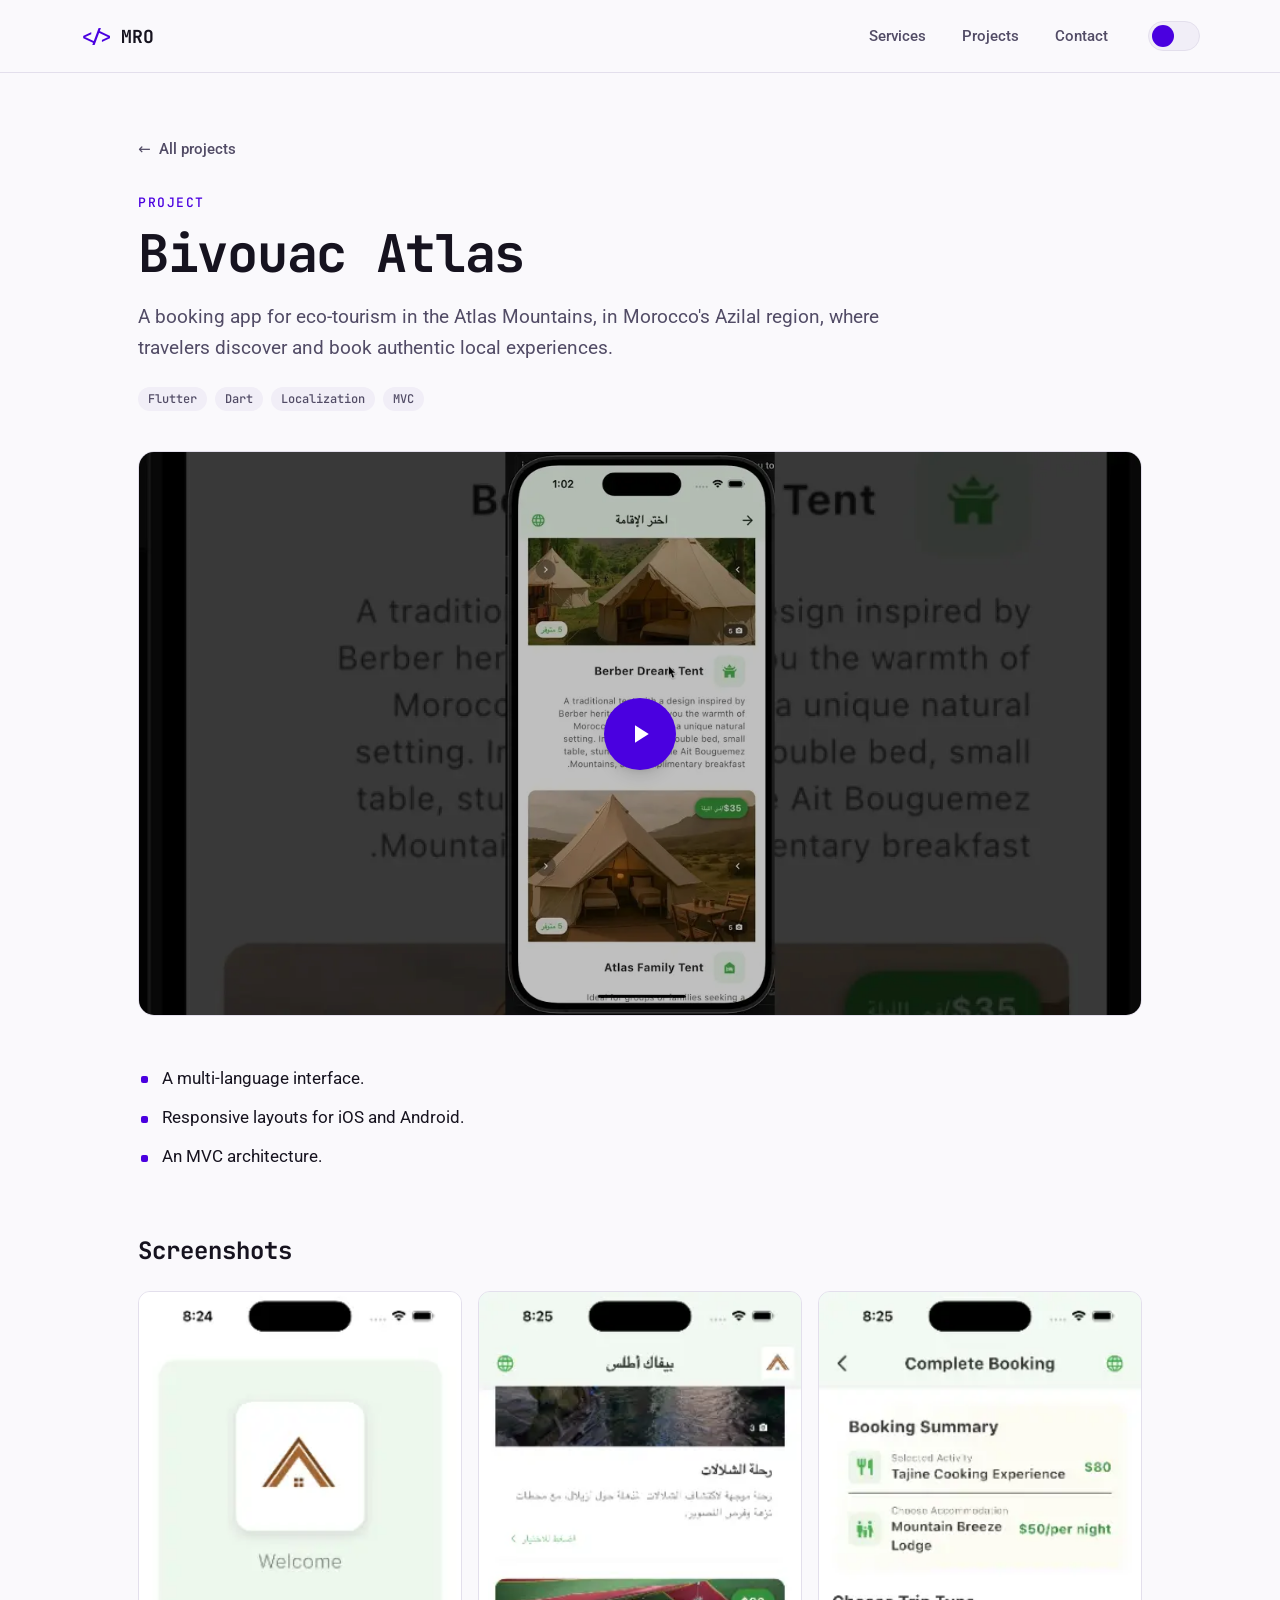
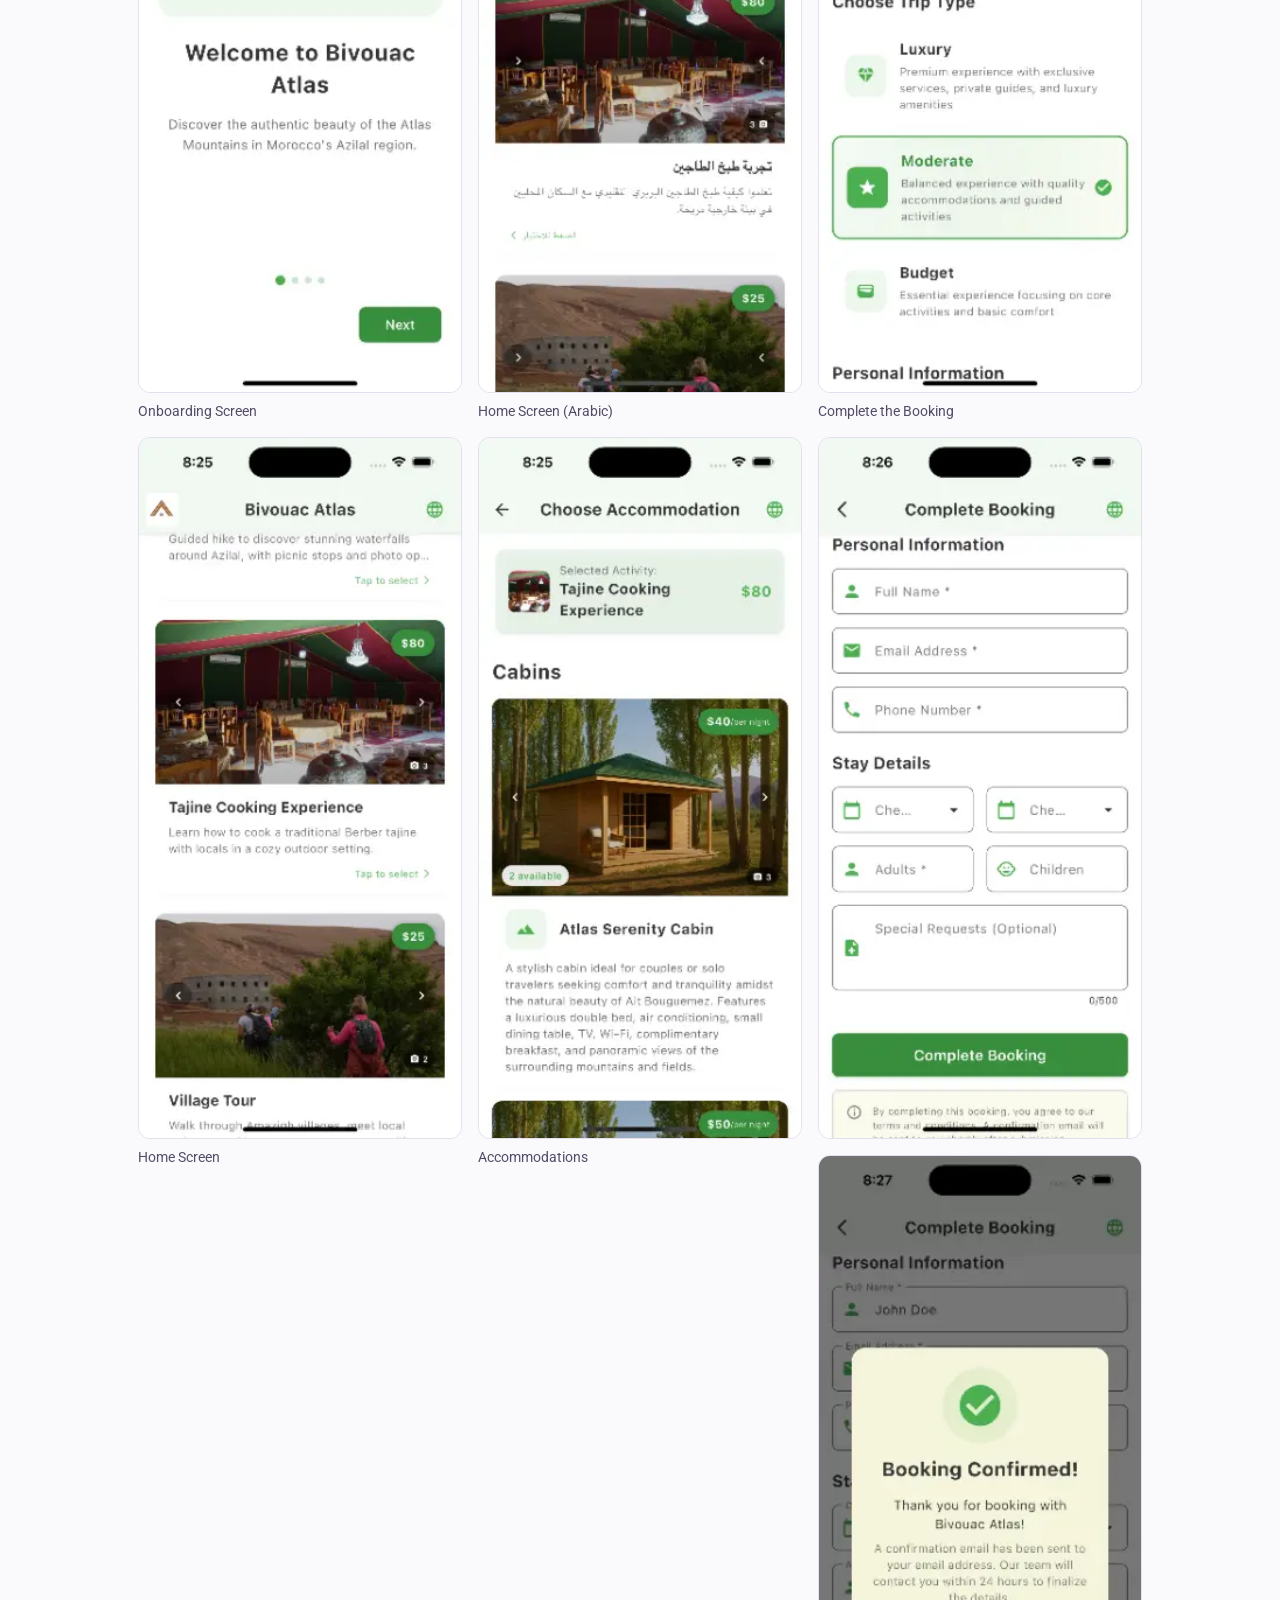
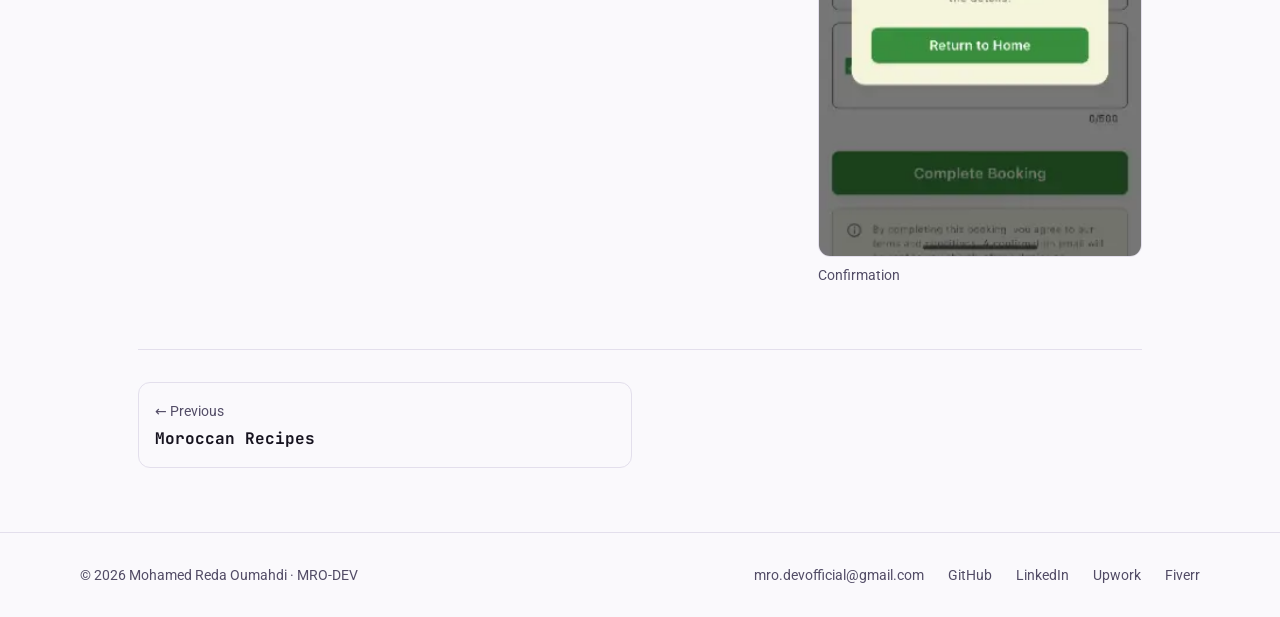
<file: work/bivouac-atlas/index.html>
<!DOCTYPE html><html lang="en"><head><meta charset="utf-8"><meta name="viewport" content="width=device-width, initial-scale=1"><title>Bivouac Atlas · Mohamed Reda Oumahdi</title><meta name="description" content="A booking app for eco-tourism in the Atlas Mountains, in Morocco's Azilal region, where travelers discover and book authentic local experiences."><meta name="author" content="Mohamed Reda Oumahdi"><link rel="canonical" href="https://mohamedredaoumahdi.github.io/work/bivouac-atlas/"><meta name="theme-color" content="#4A00E0"><link rel="icon" type="image/png" href="/favicon.png"><link rel="apple-touch-icon" href="/icons/Icon-192.png"><link rel="sitemap" href="/sitemap-index.xml"><meta property="og:type" content="website"><meta property="og:site_name" content="MRO-DEV"><meta property="og:title" content="Bivouac Atlas · Mohamed Reda Oumahdi"><meta property="og:description" content="A booking app for eco-tourism in the Atlas Mountains, in Morocco's Azilal region, where travelers discover and book authentic local experiences."><meta property="og:url" content="https://mohamedredaoumahdi.github.io/work/bivouac-atlas/"><meta property="og:image" content="https://mohamedredaoumahdi.github.io/_astro/bivouac-atlas-thumb.9BnvFzfc_2d53K2.jpg"><meta property="og:image:width" content="1200"><meta property="og:image:height" content="630"><meta property="og:image:alt" content="MRO-DEV: Mobile developer for founders who need it done right."><meta property="og:locale" content="en_US"><meta name="twitter:card" content="summary_large_image"><meta name="twitter:title" content="Bivouac Atlas · Mohamed Reda Oumahdi"><meta name="twitter:description" content="A booking app for eco-tourism in the Atlas Mountains, in Morocco's Azilal region, where travelers discover and book authentic local experiences."><meta name="twitter:image" content="https://mohamedredaoumahdi.github.io/_astro/bivouac-atlas-thumb.9BnvFzfc_2d53K2.jpg"><script type="application/ld+json">{"@context":"https://schema.org","@type":"Person","name":"Mohamed Reda Oumahdi","alternateName":"MRO-DEV","jobTitle":"Freelance Mobile Developer","description":"Freelance mobile developer building Flutter + Firebase apps and native iOS apps in Swift/SwiftUI.","url":"https://mohamedredaoumahdi.github.io/","image":"https://mohamedredaoumahdi.github.io/og-image.png","email":"mailto:mro.devofficial@gmail.com","address":{"@type":"PostalAddress","addressLocality":"Agadir","addressCountry":"MA"},"knowsAbout":["Flutter","Dart","Firebase","Swift","SwiftUI","iOS development","Android development","Stripe","Riverpod","GetX"],"knowsLanguage":["ar","en","fr"],"sameAs":["https://github.com/mohamedredaoumahdi","https://www.linkedin.com/in/mohamed-reda-oumahdi-673929200/","https://www.upwork.com/freelancers/~01eeb2ba7fdff916ba","https://www.fiverr.com/users/medredaoumahdi/"]}</script><!-- Apply the saved or system theme before first paint (no flash). --><script>
      (() => {
        let theme = null;
        try { theme = localStorage.getItem('theme'); } catch (e) {}
        const dark = theme ? theme === 'dark' : matchMedia('(prefers-color-scheme: dark)').matches;
        document.documentElement.classList.toggle('dark', dark);
      })();
    </script><link rel="stylesheet" href="/_astro/Footer.CC6nyVhg.css"><style>.body[data-astro-cid-pznzci7v]{font-size:17px;line-height:1.7}.body[data-astro-cid-pznzci7v] p[data-astro-cid-pznzci7v]{margin-top:1.1em}.body[data-astro-cid-pznzci7v] p[data-astro-cid-pznzci7v]:first-child{margin-top:0}.body[data-astro-cid-pznzci7v] h2[data-astro-cid-pznzci7v]{font-family:var(--font-mono);letter-spacing:.08em;text-transform:uppercase;color:var(--accent);margin-top:2em;font-size:15px;font-weight:700}.body[data-astro-cid-pznzci7v] ul[data-astro-cid-pznzci7v]{gap:.6em;margin-top:.8em;padding:0;list-style:none;display:grid}.body[data-astro-cid-pznzci7v] li[data-astro-cid-pznzci7v]{padding-left:1.4em;position:relative}.body[data-astro-cid-pznzci7v] li[data-astro-cid-pznzci7v]:before{content:"";background:var(--accent);border-radius:2px;width:7px;height:7px;position:absolute;top:.72em;left:.2em}.gallery[data-astro-cid-pznzci7v]{columns:2 160px;column-gap:16px}@media (width>=768px){.gallery[data-astro-cid-pznzci7v]{columns:3}}
</style></head><body class="min-h-screen bg-bg text-text"><a href="#main" class="sr-only focus:not-sr-only focus:fixed focus:left-4 focus:top-4 focus:z-50 focus:rounded-lg focus:bg-btn focus:px-4 focus:py-2 focus:text-white">Skip to content</a><header class="sticky top-0 z-40 border-b border-line bg-bg/90 backdrop-blur"><nav class="mx-auto flex h-[60px] max-w-[1440px] items-center justify-between px-5 lg:h-[72px] lg:px-20" aria-label="Main"><a href="/" class="flex gap-2 font-mono text-[17px] font-bold text-text lg:text-[18px]" aria-label="MRO-DEV, home"><span class="text-accent" aria-hidden="true">&lt;/&gt;</span><span>MRO</span></a><div class="flex items-center gap-2 lg:gap-10"><ul class="hidden gap-9 text-[15px] font-medium lg:flex"><li><a href="/#services" class="text-muted transition-colors hover:text-text">Services</a></li><li><a href="/#projects" class="text-muted transition-colors hover:text-text">Projects</a></li><li><a href="/#contact" class="text-muted transition-colors hover:text-text">Contact</a></li></ul><button type="button" data-theme-toggle role="switch" aria-checked="false" aria-label="Dark mode" class="flex h-[30px] w-[52px] items-center justify-start rounded-full border border-line bg-surface-2 p-[3px] dark:justify-end"><span class="relative block size-[22px] overflow-hidden rounded-full bg-accent"><!-- Crescent cut-out in dark mode --><span class="absolute left-2 -top-1 hidden size-[18px] rounded-full bg-surface-2 dark:block"></span></span></button><button type="button" data-menu-toggle aria-expanded="false" aria-controls="mobile-menu" aria-label="Open menu" class="flex size-11 flex-col items-center justify-center gap-[5px] lg:hidden"><span class="h-0.5 w-5 rounded bg-text"></span><span class="h-0.5 w-5 rounded bg-text"></span><span class="h-0.5 w-5 rounded bg-text"></span></button></div></nav><ul id="mobile-menu" hidden class="border-t border-line px-5 py-2 lg:hidden"><li><a href="/#services" class="block py-3 text-base font-medium text-text" data-menu-link>Services</a></li><li><a href="/#projects" class="block py-3 text-base font-medium text-text" data-menu-link>Projects</a></li><li><a href="/#contact" class="block py-3 text-base font-medium text-text" data-menu-link>Contact</a></li></ul></header><script type="module">var e=document.documentElement,t=document.querySelector(`[data-theme-toggle]`),n=()=>t.setAttribute(`aria-checked`,String(e.classList.contains(`dark`)));n(),t.addEventListener(`click`,()=>{let t=!e.classList.contains(`dark`);e.classList.toggle(`dark`,t);try{localStorage.setItem(`theme`,t?`dark`:`light`)}catch{}n()});var r=document.querySelector(`[data-menu-toggle]`),i=document.getElementById(`mobile-menu`),a=!1,o=e=>{a=e,i.hidden=!e,r.setAttribute(`aria-expanded`,String(e)),r.setAttribute(`aria-label`,e?`Close menu`:`Open menu`)};r.addEventListener(`click`,()=>o(!a)),i.querySelectorAll(`[data-menu-link]`).forEach(e=>e.addEventListener(`click`,()=>o(!1)));</script><main id="main" class="mx-auto max-w-[1100px] px-5 py-10 md:px-12 lg:py-16" data-astro-cid-pznzci7v><a href="/#projects" class="inline-flex items-center gap-2 text-[15px] font-medium text-muted hover:text-text" data-astro-cid-pznzci7v><span aria-hidden="true" data-astro-cid-pznzci7v>&larr;</span> All projects</a><header class="mt-8" data-astro-cid-pznzci7v><p class="font-mono text-[13px] font-medium tracking-[0.12em] text-accent" data-astro-cid-pznzci7v>PROJECT</p><h1 class="mt-3 font-mono text-4xl font-bold tracking-tight text-balance lg:text-[52px] lg:leading-[1.1]" data-astro-cid-pznzci7v>Bivouac Atlas</h1><p class="mt-5 max-w-[760px] text-lg leading-relaxed text-muted lg:text-[19px]" data-astro-cid-pznzci7v>A booking app for eco-tourism in the Atlas Mountains, in Morocco&#39;s Azilal region, where travelers discover and book authentic local experiences.</p><div class="mt-6" data-astro-cid-pznzci7v><ul class="flex flex-wrap gap-2" aria-label="Technologies"><li class="rounded-full bg-surface-2 px-2.5 py-1 font-mono text-xs font-medium text-muted">Flutter</li><li class="rounded-full bg-surface-2 px-2.5 py-1 font-mono text-xs font-medium text-muted">Dart</li><li class="rounded-full bg-surface-2 px-2.5 py-1 font-mono text-xs font-medium text-muted">Localization</li><li class="rounded-full bg-surface-2 px-2.5 py-1 font-mono text-xs font-medium text-muted">MVC</li></ul></div></header><div class="mt-10" data-astro-cid-pznzci7v><div class="yt relative aspect-video overflow-hidden rounded-2xl border border-line bg-black" data-video-id="g1V5iC7A1qY" data-title="Bivouac Atlas demo"><img src="/_astro/bivouac-atlas-thumb.9BnvFzfc_Z1AxfDf.webp" srcset="/_astro/bivouac-atlas-thumb.9BnvFzfc_Z1Eb7i3.webp 640w, /_astro/bivouac-atlas-thumb.9BnvFzfc_ZCTFYB.webp 960w, /_astro/bivouac-atlas-thumb.9BnvFzfc_Z1AxfDf.webp 1280w" alt sizes="(min-width: 1100px) 1040px, 100vw" loading="eager" decoding="async" width="1280" height="720" class="size-full object-cover"><button type="button" class="absolute inset-0 flex items-center justify-center bg-black/25 transition hover:bg-black/10" aria-label="Play video: Bivouac Atlas demo"><span class="flex size-[72px] items-center justify-center rounded-full bg-btn text-white shadow-lg"><svg viewBox="0 0 24 24" width="30" height="30" fill="currentColor" aria-hidden="true"><path d="M8 5v14l11-7z"></path></svg></span></button><noscript><a class="absolute inset-0 flex items-end p-4 text-white underline" href="https://www.youtube.com/watch?v=g1V5iC7A1qY">Watch on YouTube</a></noscript></div><script type="module">document.querySelectorAll(`.yt`).forEach(e=>{e.querySelector(`button`)?.addEventListener(`click`,()=>{let t=document.createElement(`iframe`);t.src=`https://www.youtube-nocookie.com/embed/${e.dataset.videoId}?autoplay=1&rel=0`,t.title=e.dataset.title??`Project video`,t.allow=`accelerometer; autoplay; clipboard-write; encrypted-media; gyroscope; picture-in-picture`,t.allowFullscreen=!0,t.className=`absolute inset-0 size-full`,e.replaceChildren(t),t.focus()})});</script></div><div class="body mt-12 max-w-[760px]" data-astro-cid-pznzci7v><ul data-astro-cid-pznzci7v><li data-astro-cid-pznzci7v>A multi-language interface.</li><li data-astro-cid-pznzci7v>Responsive layouts for iOS and Android.</li><li data-astro-cid-pznzci7v>An MVC architecture.</li></ul></div><section class="mt-16" aria-labelledby="gallery-title" data-astro-cid-pznzci7v><h2 id="gallery-title" class="font-mono text-2xl font-bold" data-astro-cid-pznzci7v>Screenshots</h2><ul class="gallery mt-6" role="list" data-astro-cid-pznzci7v><li class="mb-4 break-inside-avoid" data-astro-cid-pznzci7v><a href="/_astro/bivouac-atlas-1.BCdxGCvW_28ALIJ.webp" class="block overflow-hidden rounded-xl border border-line bg-surface-2 transition hover:border-accent" aria-label="Open full size: Onboarding Screen" data-astro-cid-pznzci7v><img src="/_astro/bivouac-atlas-1.BCdxGCvW_2qKLXi.webp" srcset="/_astro/bivouac-atlas-1.BCdxGCvW_2qKLXi.webp 276w" alt="Onboarding Screen" sizes="(min-width: 768px) 330px, 50vw" loading="lazy" data-astro-cid-pznzci7v="true" decoding="async" width="276" height="600" class="w-full"></a><p class="mt-2 text-sm text-muted" data-astro-cid-pznzci7v>Onboarding Screen</p></li><li class="mb-4 break-inside-avoid" data-astro-cid-pznzci7v><a href="/_astro/bivouac-atlas-2.dwwRWfxR_Z2ttp2H.webp" class="block overflow-hidden rounded-xl border border-line bg-surface-2 transition hover:border-accent" aria-label="Open full size: Home Screen" data-astro-cid-pznzci7v><img src="/_astro/bivouac-atlas-2.dwwRWfxR_Z2bjoN9.webp" srcset="/_astro/bivouac-atlas-2.dwwRWfxR_Z2bjoN9.webp 276w" alt="Home Screen" sizes="(min-width: 768px) 330px, 50vw" loading="lazy" data-astro-cid-pznzci7v="true" decoding="async" width="276" height="600" class="w-full"></a><p class="mt-2 text-sm text-muted" data-astro-cid-pznzci7v>Home Screen</p></li><li class="mb-4 break-inside-avoid" data-astro-cid-pznzci7v><a href="/_astro/bivouac-atlas-3.Cl38Q316_2ltvjT.webp" class="block overflow-hidden rounded-xl border border-line bg-surface-2 transition hover:border-accent" aria-label="Open full size: Home Screen (Arabic)" data-astro-cid-pznzci7v><img src="/_astro/bivouac-atlas-3.Cl38Q316_Z2qxCft.webp" srcset="/_astro/bivouac-atlas-3.Cl38Q316_Z2qxCft.webp 276w" alt="Home Screen (Arabic)" sizes="(min-width: 768px) 330px, 50vw" loading="lazy" data-astro-cid-pznzci7v="true" decoding="async" width="276" height="600" class="w-full"></a><p class="mt-2 text-sm text-muted" data-astro-cid-pznzci7v>Home Screen (Arabic)</p></li><li class="mb-4 break-inside-avoid" data-astro-cid-pznzci7v><a href="/_astro/bivouac-atlas-4.Cnh4QCzj_Z1It2xB.webp" class="block overflow-hidden rounded-xl border border-line bg-surface-2 transition hover:border-accent" aria-label="Open full size: Accommodations" data-astro-cid-pznzci7v><img src="/_astro/bivouac-atlas-4.Cnh4QCzj_Z1qj2j3.webp" srcset="/_astro/bivouac-atlas-4.Cnh4QCzj_Z1qj2j3.webp 276w" alt="Accommodations" sizes="(min-width: 768px) 330px, 50vw" loading="lazy" data-astro-cid-pznzci7v="true" decoding="async" width="276" height="600" class="w-full"></a><p class="mt-2 text-sm text-muted" data-astro-cid-pznzci7v>Accommodations</p></li><li class="mb-4 break-inside-avoid" data-astro-cid-pznzci7v><a href="/_astro/bivouac-atlas-5.BnSndyah_2jkGOk.webp" class="block overflow-hidden rounded-xl border border-line bg-surface-2 transition hover:border-accent" aria-label="Open full size: Complete the Booking" data-astro-cid-pznzci7v><img src="/_astro/bivouac-atlas-5.BnSndyah_Z2sGqK3.webp" srcset="/_astro/bivouac-atlas-5.BnSndyah_Z2sGqK3.webp 276w" alt="Complete the Booking" sizes="(min-width: 768px) 330px, 50vw" loading="lazy" data-astro-cid-pznzci7v="true" decoding="async" width="276" height="600" class="w-full"></a><p class="mt-2 text-sm text-muted" data-astro-cid-pznzci7v>Complete the Booking</p></li><li class="mb-4 break-inside-avoid" data-astro-cid-pznzci7v><a href="/_astro/bivouac-atlas-6.CiOLbqF2_pxDTT.webp" class="block overflow-hidden rounded-xl border border-line bg-surface-2 transition hover:border-accent" aria-label="Open full size: Bivouac Atlas screenshot 6" data-astro-cid-pznzci7v><img src="/_astro/bivouac-atlas-6.CiOLbqF2_HHE9s.webp" srcset="/_astro/bivouac-atlas-6.CiOLbqF2_HHE9s.webp 276w" alt="Bivouac Atlas screenshot 6" sizes="(min-width: 768px) 330px, 50vw" loading="lazy" data-astro-cid-pznzci7v="true" decoding="async" width="276" height="600" class="w-full"></a></li><li class="mb-4 break-inside-avoid" data-astro-cid-pznzci7v><a href="/_astro/bivouac-atlas-7.Cf02jnUK_1z4UsD.webp" class="block overflow-hidden rounded-xl border border-line bg-surface-2 transition hover:border-accent" aria-label="Open full size: Confirmation" data-astro-cid-pznzci7v><img src="/_astro/bivouac-atlas-7.Cf02jnUK_1ReUHc.webp" srcset="/_astro/bivouac-atlas-7.Cf02jnUK_1ReUHc.webp 276w" alt="Confirmation" sizes="(min-width: 768px) 330px, 50vw" loading="lazy" data-astro-cid-pznzci7v="true" decoding="async" width="276" height="600" class="w-full"></a><p class="mt-2 text-sm text-muted" data-astro-cid-pznzci7v>Confirmation</p></li></ul></section><nav class="mt-16 grid gap-4 border-t border-line pt-8 sm:grid-cols-2" aria-label="More projects" data-astro-cid-pznzci7v><a href="/work/moroccan-recipes/" class="rounded-xl border border-line p-4 hover:border-accent" data-astro-cid-pznzci7v><span class="text-sm text-muted" data-astro-cid-pznzci7v>&larr; Previous</span><span class="mt-1 block font-mono font-bold" data-astro-cid-pznzci7v>Moroccan Recipes</span></a></nav></main><footer class="border-t border-line"><div class="mx-auto flex max-w-[1440px] flex-col gap-4 px-5 py-8 text-sm text-muted md:flex-row md:items-center md:justify-between lg:px-20"><p>&copy; 2026 Mohamed Reda Oumahdi · MRO-DEV</p><ul class="flex flex-wrap gap-x-6 gap-y-2"><li><a href="mailto:mro.devofficial@gmail.com" class="hover:text-text">mro.devofficial@gmail.com</a></li><li><a href="https://github.com/mohamedredaoumahdi" class="hover:text-text" rel="me noopener" target="_blank">GitHub</a></li><li><a href="https://www.linkedin.com/in/mohamed-reda-oumahdi-673929200/" class="hover:text-text" rel="me noopener" target="_blank">LinkedIn</a></li><li><a href="https://www.upwork.com/freelancers/~01eeb2ba7fdff916ba" class="hover:text-text" rel="me noopener" target="_blank">Upwork</a></li><li><a href="https://www.fiverr.com/users/medredaoumahdi/" class="hover:text-text" rel="me noopener" target="_blank">Fiverr</a></li></ul></div></footer><script type="module" src="https://static.cloudflareinsights.com/beacon.min.js" data-cf-beacon="{&quot;token&quot;:&quot;7c40934f63c54dfc88fba3b0391848d2&quot;}"></script></body></html>
</file>
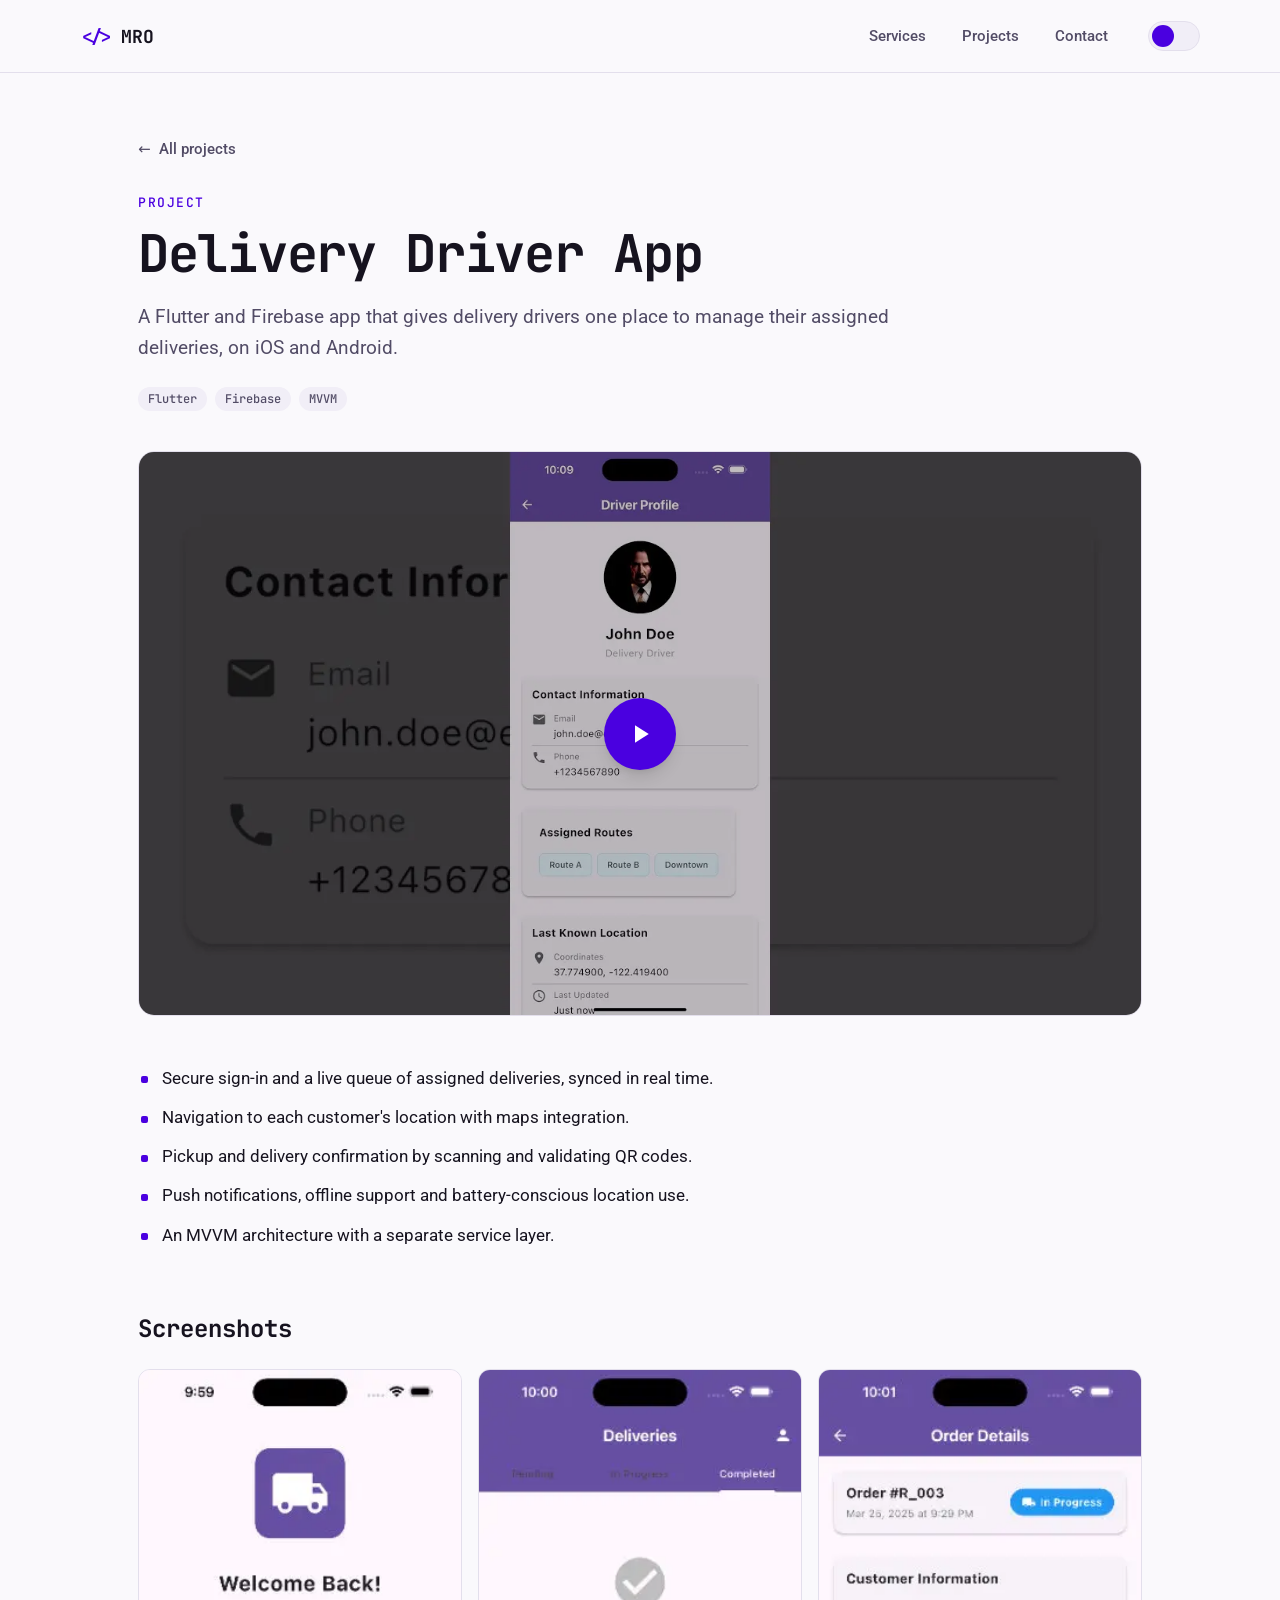
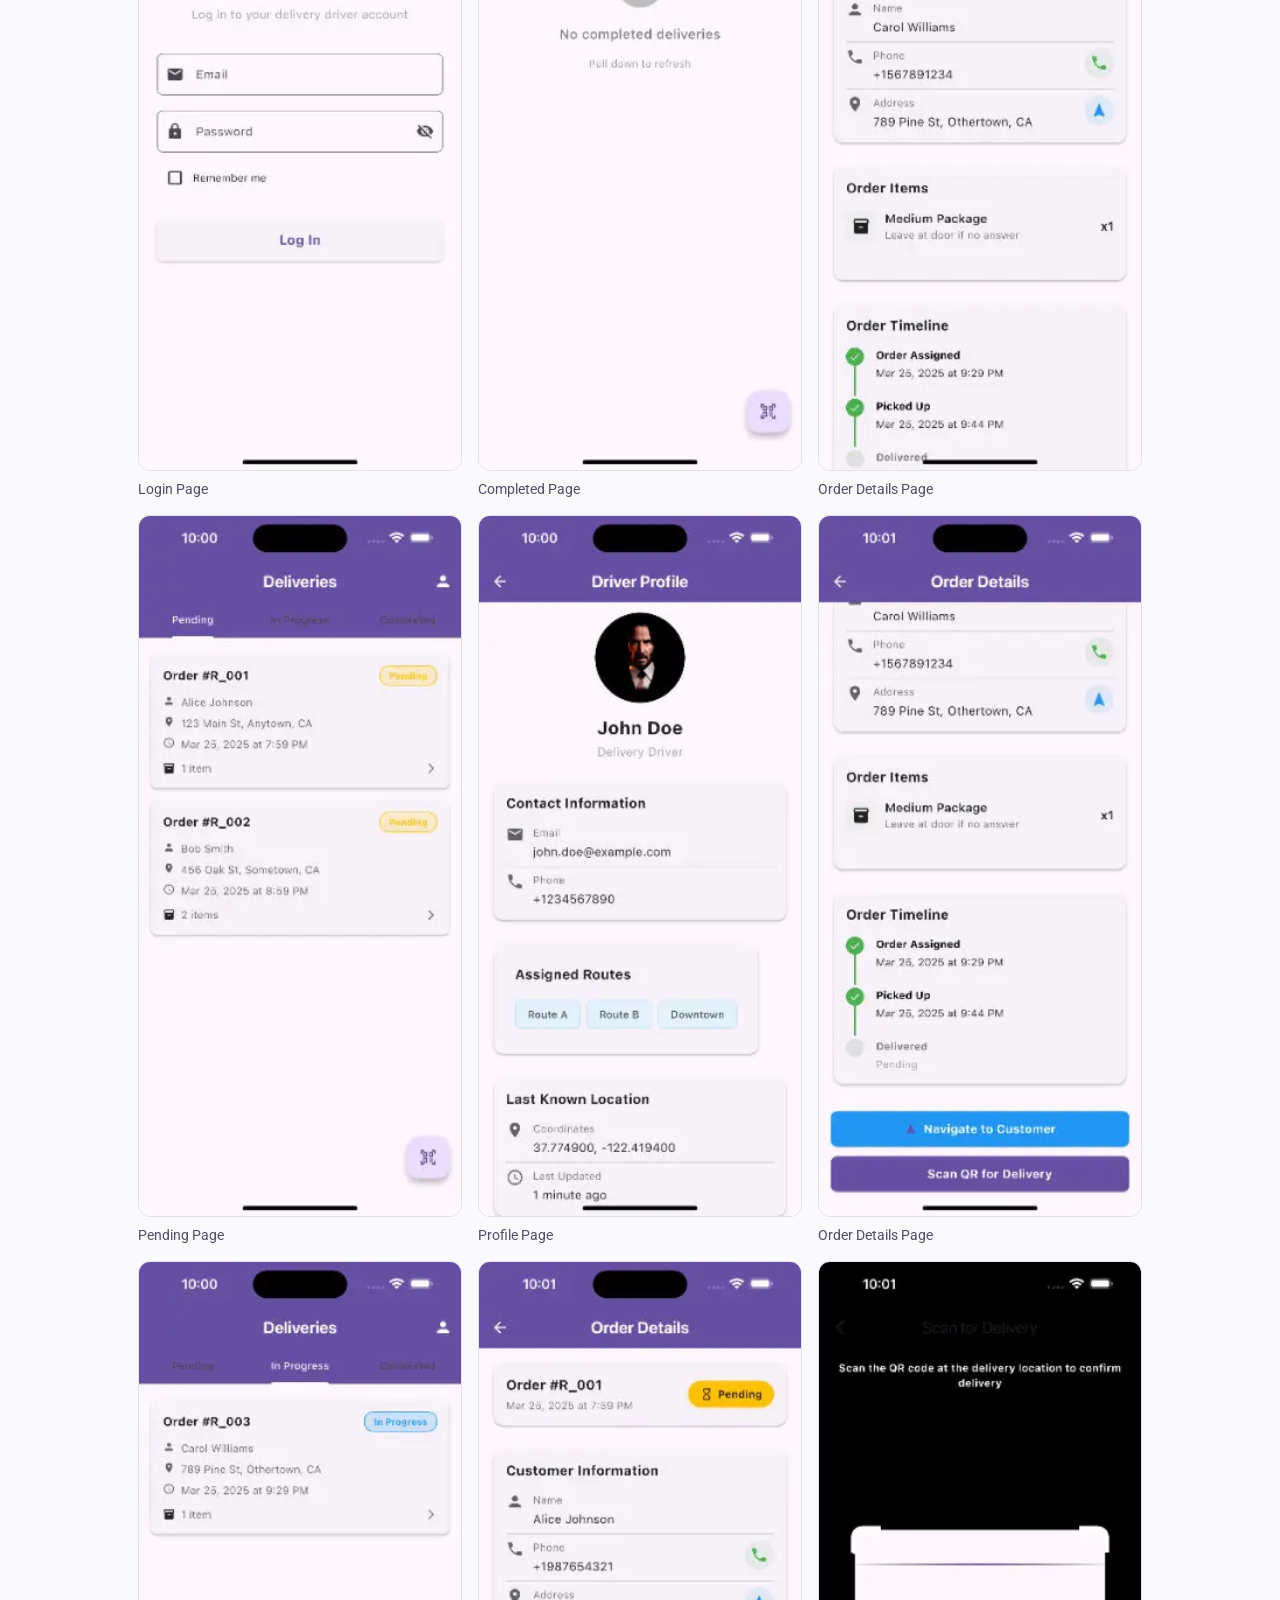
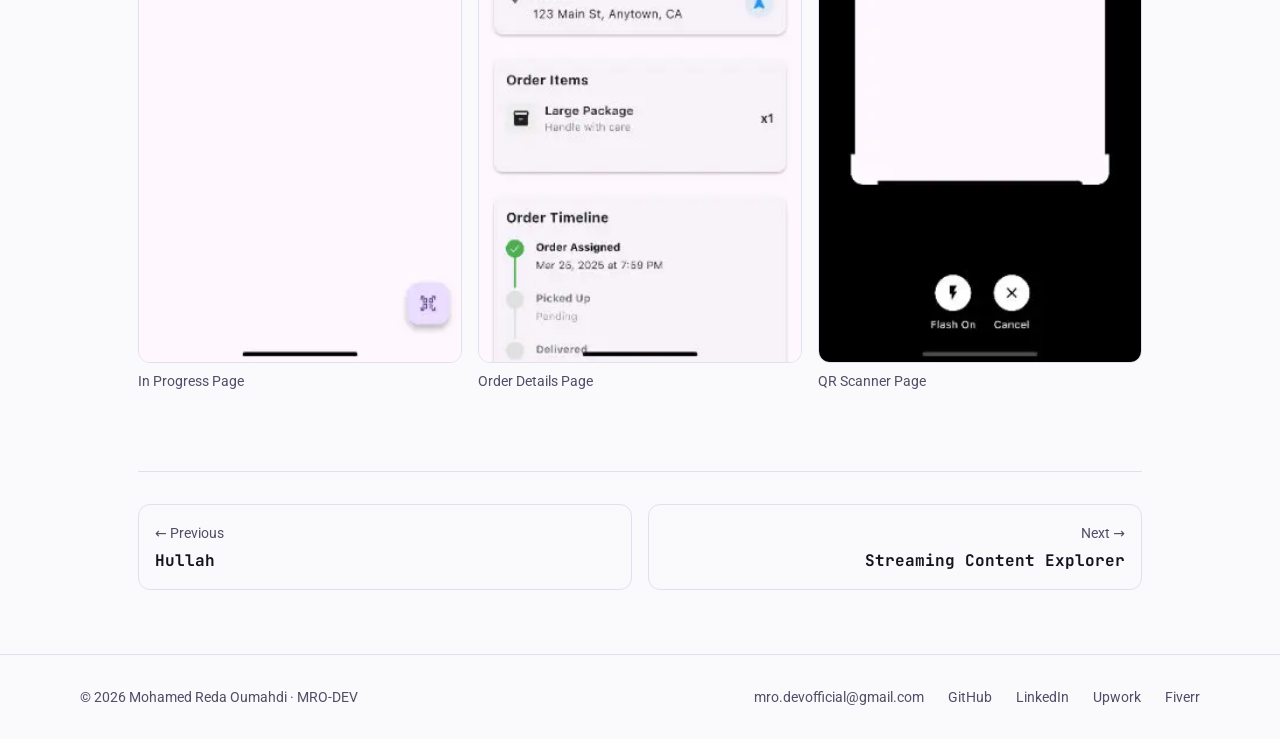
<file: work/delivery-driver-app/index.html>
<!DOCTYPE html><html lang="en"><head><meta charset="utf-8"><meta name="viewport" content="width=device-width, initial-scale=1"><title>Delivery Driver App · Mohamed Reda Oumahdi</title><meta name="description" content="A Flutter and Firebase app that gives delivery drivers one place to manage their assigned deliveries, on iOS and Android."><meta name="author" content="Mohamed Reda Oumahdi"><link rel="canonical" href="https://mohamedredaoumahdi.github.io/work/delivery-driver-app/"><meta name="theme-color" content="#4A00E0"><link rel="icon" type="image/png" href="/favicon.png"><link rel="apple-touch-icon" href="/icons/Icon-192.png"><link rel="sitemap" href="/sitemap-index.xml"><meta property="og:type" content="website"><meta property="og:site_name" content="MRO-DEV"><meta property="og:title" content="Delivery Driver App · Mohamed Reda Oumahdi"><meta property="og:description" content="A Flutter and Firebase app that gives delivery drivers one place to manage their assigned deliveries, on iOS and Android."><meta property="og:url" content="https://mohamedredaoumahdi.github.io/work/delivery-driver-app/"><meta property="og:image" content="https://mohamedredaoumahdi.github.io/_astro/delivery-driver-app-thumb.DLoxwMjA_Z1FiJAM.jpg"><meta property="og:image:width" content="1200"><meta property="og:image:height" content="630"><meta property="og:image:alt" content="MRO-DEV: Mobile developer for founders who need it done right."><meta property="og:locale" content="en_US"><meta name="twitter:card" content="summary_large_image"><meta name="twitter:title" content="Delivery Driver App · Mohamed Reda Oumahdi"><meta name="twitter:description" content="A Flutter and Firebase app that gives delivery drivers one place to manage their assigned deliveries, on iOS and Android."><meta name="twitter:image" content="https://mohamedredaoumahdi.github.io/_astro/delivery-driver-app-thumb.DLoxwMjA_Z1FiJAM.jpg"><script type="application/ld+json">{"@context":"https://schema.org","@type":"Person","name":"Mohamed Reda Oumahdi","alternateName":"MRO-DEV","jobTitle":"Freelance Mobile Developer","description":"Freelance mobile developer building Flutter + Firebase apps and native iOS apps in Swift/SwiftUI.","url":"https://mohamedredaoumahdi.github.io/","image":"https://mohamedredaoumahdi.github.io/og-image.png","email":"mailto:mro.devofficial@gmail.com","address":{"@type":"PostalAddress","addressLocality":"Agadir","addressCountry":"MA"},"knowsAbout":["Flutter","Dart","Firebase","Swift","SwiftUI","iOS development","Android development","Stripe","Riverpod","GetX"],"knowsLanguage":["ar","en","fr"],"sameAs":["https://github.com/mohamedredaoumahdi","https://www.linkedin.com/in/mohamed-reda-oumahdi-673929200/","https://www.upwork.com/freelancers/~01eeb2ba7fdff916ba","https://www.fiverr.com/users/medredaoumahdi/"]}</script><!-- Apply the saved or system theme before first paint (no flash). --><script>
      (() => {
        let theme = null;
        try { theme = localStorage.getItem('theme'); } catch (e) {}
        const dark = theme ? theme === 'dark' : matchMedia('(prefers-color-scheme: dark)').matches;
        document.documentElement.classList.toggle('dark', dark);
      })();
    </script><link rel="stylesheet" href="/_astro/Footer.CC6nyVhg.css"><style>.body[data-astro-cid-pznzci7v]{font-size:17px;line-height:1.7}.body[data-astro-cid-pznzci7v] p[data-astro-cid-pznzci7v]{margin-top:1.1em}.body[data-astro-cid-pznzci7v] p[data-astro-cid-pznzci7v]:first-child{margin-top:0}.body[data-astro-cid-pznzci7v] h2[data-astro-cid-pznzci7v]{font-family:var(--font-mono);letter-spacing:.08em;text-transform:uppercase;color:var(--accent);margin-top:2em;font-size:15px;font-weight:700}.body[data-astro-cid-pznzci7v] ul[data-astro-cid-pznzci7v]{gap:.6em;margin-top:.8em;padding:0;list-style:none;display:grid}.body[data-astro-cid-pznzci7v] li[data-astro-cid-pznzci7v]{padding-left:1.4em;position:relative}.body[data-astro-cid-pznzci7v] li[data-astro-cid-pznzci7v]:before{content:"";background:var(--accent);border-radius:2px;width:7px;height:7px;position:absolute;top:.72em;left:.2em}.gallery[data-astro-cid-pznzci7v]{columns:2 160px;column-gap:16px}@media (width>=768px){.gallery[data-astro-cid-pznzci7v]{columns:3}}
</style></head><body class="min-h-screen bg-bg text-text"><a href="#main" class="sr-only focus:not-sr-only focus:fixed focus:left-4 focus:top-4 focus:z-50 focus:rounded-lg focus:bg-btn focus:px-4 focus:py-2 focus:text-white">Skip to content</a><header class="sticky top-0 z-40 border-b border-line bg-bg/90 backdrop-blur"><nav class="mx-auto flex h-[60px] max-w-[1440px] items-center justify-between px-5 lg:h-[72px] lg:px-20" aria-label="Main"><a href="/" class="flex gap-2 font-mono text-[17px] font-bold text-text lg:text-[18px]" aria-label="MRO-DEV, home"><span class="text-accent" aria-hidden="true">&lt;/&gt;</span><span>MRO</span></a><div class="flex items-center gap-2 lg:gap-10"><ul class="hidden gap-9 text-[15px] font-medium lg:flex"><li><a href="/#services" class="text-muted transition-colors hover:text-text">Services</a></li><li><a href="/#projects" class="text-muted transition-colors hover:text-text">Projects</a></li><li><a href="/#contact" class="text-muted transition-colors hover:text-text">Contact</a></li></ul><button type="button" data-theme-toggle role="switch" aria-checked="false" aria-label="Dark mode" class="flex h-[30px] w-[52px] items-center justify-start rounded-full border border-line bg-surface-2 p-[3px] dark:justify-end"><span class="relative block size-[22px] overflow-hidden rounded-full bg-accent"><!-- Crescent cut-out in dark mode --><span class="absolute left-2 -top-1 hidden size-[18px] rounded-full bg-surface-2 dark:block"></span></span></button><button type="button" data-menu-toggle aria-expanded="false" aria-controls="mobile-menu" aria-label="Open menu" class="flex size-11 flex-col items-center justify-center gap-[5px] lg:hidden"><span class="h-0.5 w-5 rounded bg-text"></span><span class="h-0.5 w-5 rounded bg-text"></span><span class="h-0.5 w-5 rounded bg-text"></span></button></div></nav><ul id="mobile-menu" hidden class="border-t border-line px-5 py-2 lg:hidden"><li><a href="/#services" class="block py-3 text-base font-medium text-text" data-menu-link>Services</a></li><li><a href="/#projects" class="block py-3 text-base font-medium text-text" data-menu-link>Projects</a></li><li><a href="/#contact" class="block py-3 text-base font-medium text-text" data-menu-link>Contact</a></li></ul></header><script type="module">var e=document.documentElement,t=document.querySelector(`[data-theme-toggle]`),n=()=>t.setAttribute(`aria-checked`,String(e.classList.contains(`dark`)));n(),t.addEventListener(`click`,()=>{let t=!e.classList.contains(`dark`);e.classList.toggle(`dark`,t);try{localStorage.setItem(`theme`,t?`dark`:`light`)}catch{}n()});var r=document.querySelector(`[data-menu-toggle]`),i=document.getElementById(`mobile-menu`),a=!1,o=e=>{a=e,i.hidden=!e,r.setAttribute(`aria-expanded`,String(e)),r.setAttribute(`aria-label`,e?`Close menu`:`Open menu`)};r.addEventListener(`click`,()=>o(!a)),i.querySelectorAll(`[data-menu-link]`).forEach(e=>e.addEventListener(`click`,()=>o(!1)));</script><main id="main" class="mx-auto max-w-[1100px] px-5 py-10 md:px-12 lg:py-16" data-astro-cid-pznzci7v><a href="/#projects" class="inline-flex items-center gap-2 text-[15px] font-medium text-muted hover:text-text" data-astro-cid-pznzci7v><span aria-hidden="true" data-astro-cid-pznzci7v>&larr;</span> All projects</a><header class="mt-8" data-astro-cid-pznzci7v><p class="font-mono text-[13px] font-medium tracking-[0.12em] text-accent" data-astro-cid-pznzci7v>PROJECT</p><h1 class="mt-3 font-mono text-4xl font-bold tracking-tight text-balance lg:text-[52px] lg:leading-[1.1]" data-astro-cid-pznzci7v>Delivery Driver App</h1><p class="mt-5 max-w-[760px] text-lg leading-relaxed text-muted lg:text-[19px]" data-astro-cid-pznzci7v>A Flutter and Firebase app that gives delivery drivers one place to manage their assigned deliveries, on iOS and Android.</p><div class="mt-6" data-astro-cid-pznzci7v><ul class="flex flex-wrap gap-2" aria-label="Technologies"><li class="rounded-full bg-surface-2 px-2.5 py-1 font-mono text-xs font-medium text-muted">Flutter</li><li class="rounded-full bg-surface-2 px-2.5 py-1 font-mono text-xs font-medium text-muted">Firebase</li><li class="rounded-full bg-surface-2 px-2.5 py-1 font-mono text-xs font-medium text-muted">MVVM</li></ul></div></header><div class="mt-10" data-astro-cid-pznzci7v><div class="yt relative aspect-video overflow-hidden rounded-2xl border border-line bg-black" data-video-id="m9vcVkB49Zw" data-title="Delivery Driver App demo"><img src="/_astro/delivery-driver-app-thumb.DLoxwMjA_2c3sV7.webp" srcset="/_astro/delivery-driver-app-thumb.DLoxwMjA_Asg0A.webp 640w, /_astro/delivery-driver-app-thumb.DLoxwMjA_2gHtrc.webp 960w, /_astro/delivery-driver-app-thumb.DLoxwMjA_2c3sV7.webp 1280w" alt sizes="(min-width: 1100px) 1040px, 100vw" loading="eager" decoding="async" width="1280" height="720" class="size-full object-cover"><button type="button" class="absolute inset-0 flex items-center justify-center bg-black/25 transition hover:bg-black/10" aria-label="Play video: Delivery Driver App demo"><span class="flex size-[72px] items-center justify-center rounded-full bg-btn text-white shadow-lg"><svg viewBox="0 0 24 24" width="30" height="30" fill="currentColor" aria-hidden="true"><path d="M8 5v14l11-7z"></path></svg></span></button><noscript><a class="absolute inset-0 flex items-end p-4 text-white underline" href="https://www.youtube.com/watch?v=m9vcVkB49Zw">Watch on YouTube</a></noscript></div><script type="module">document.querySelectorAll(`.yt`).forEach(e=>{e.querySelector(`button`)?.addEventListener(`click`,()=>{let t=document.createElement(`iframe`);t.src=`https://www.youtube-nocookie.com/embed/${e.dataset.videoId}?autoplay=1&rel=0`,t.title=e.dataset.title??`Project video`,t.allow=`accelerometer; autoplay; clipboard-write; encrypted-media; gyroscope; picture-in-picture`,t.allowFullscreen=!0,t.className=`absolute inset-0 size-full`,e.replaceChildren(t),t.focus()})});</script></div><div class="body mt-12 max-w-[760px]" data-astro-cid-pznzci7v><ul data-astro-cid-pznzci7v><li data-astro-cid-pznzci7v>Secure sign-in and a live queue of assigned deliveries, synced in real time.</li><li data-astro-cid-pznzci7v>Navigation to each customer&#39;s location with maps integration.</li><li data-astro-cid-pznzci7v>Pickup and delivery confirmation by scanning and validating QR codes.</li><li data-astro-cid-pznzci7v>Push notifications, offline support and battery-conscious location use.</li><li data-astro-cid-pznzci7v>An MVVM architecture with a separate service layer.</li></ul></div><section class="mt-16" aria-labelledby="gallery-title" data-astro-cid-pznzci7v><h2 id="gallery-title" class="font-mono text-2xl font-bold" data-astro-cid-pznzci7v>Screenshots</h2><ul class="gallery mt-6" role="list" data-astro-cid-pznzci7v><li class="mb-4 break-inside-avoid" data-astro-cid-pznzci7v><a href="/_astro/delivery-driver-app-1.CFecJk6k_Z91XES.webp" class="block overflow-hidden rounded-xl border border-line bg-surface-2 transition hover:border-accent" aria-label="Open full size: Login Page" data-astro-cid-pznzci7v><img src="/_astro/delivery-driver-app-1.CFecJk6k_ZkKtwk.webp" srcset="/_astro/delivery-driver-app-1.CFecJk6k_ZkKtwk.webp 276w" alt="Login Page" sizes="(min-width: 768px) 330px, 50vw" loading="lazy" data-astro-cid-pznzci7v="true" decoding="async" width="276" height="600" class="w-full"></a><p class="mt-2 text-sm text-muted" data-astro-cid-pznzci7v>Login Page</p></li><li class="mb-4 break-inside-avoid" data-astro-cid-pznzci7v><a href="/_astro/delivery-driver-app-2.EpQg7AjK_Z1UW8GO.webp" class="block overflow-hidden rounded-xl border border-line bg-surface-2 transition hover:border-accent" aria-label="Open full size: Pending Page" data-astro-cid-pznzci7v><img src="/_astro/delivery-driver-app-2.EpQg7AjK_Z27FDyg.webp" srcset="/_astro/delivery-driver-app-2.EpQg7AjK_Z27FDyg.webp 276w" alt="Pending Page" sizes="(min-width: 768px) 330px, 50vw" loading="lazy" data-astro-cid-pznzci7v="true" decoding="async" width="276" height="600" class="w-full"></a><p class="mt-2 text-sm text-muted" data-astro-cid-pznzci7v>Pending Page</p></li><li class="mb-4 break-inside-avoid" data-astro-cid-pznzci7v><a href="/_astro/delivery-driver-app-3.lCPTNh65_ZVlQ6S.webp" class="block overflow-hidden rounded-xl border border-line bg-surface-2 transition hover:border-accent" aria-label="Open full size: In Progress Page" data-astro-cid-pznzci7v><img src="/_astro/delivery-driver-app-3.lCPTNh65_Z185lXk.webp" srcset="/_astro/delivery-driver-app-3.lCPTNh65_Z185lXk.webp 276w" alt="In Progress Page" sizes="(min-width: 768px) 330px, 50vw" loading="lazy" data-astro-cid-pznzci7v="true" decoding="async" width="276" height="600" class="w-full"></a><p class="mt-2 text-sm text-muted" data-astro-cid-pznzci7v>In Progress Page</p></li><li class="mb-4 break-inside-avoid" data-astro-cid-pznzci7v><a href="/_astro/delivery-driver-app-4.BvbCjprK_Z5gfy3.webp" class="block overflow-hidden rounded-xl border border-line bg-surface-2 transition hover:border-accent" aria-label="Open full size: Completed Page" data-astro-cid-pznzci7v><img src="/_astro/delivery-driver-app-4.BvbCjprK_ZgYKpu.webp" srcset="/_astro/delivery-driver-app-4.BvbCjprK_ZgYKpu.webp 276w" alt="Completed Page" sizes="(min-width: 768px) 330px, 50vw" loading="lazy" data-astro-cid-pznzci7v="true" decoding="async" width="276" height="600" class="w-full"></a><p class="mt-2 text-sm text-muted" data-astro-cid-pznzci7v>Completed Page</p></li><li class="mb-4 break-inside-avoid" data-astro-cid-pznzci7v><a href="/_astro/delivery-driver-app-5.BPFmIAX3_Z2hcQaf.webp" class="block overflow-hidden rounded-xl border border-line bg-surface-2 transition hover:border-accent" aria-label="Open full size: Profile Page" data-astro-cid-pznzci7v><img src="/_astro/delivery-driver-app-5.BPFmIAX3_Z2sVm1G.webp" srcset="/_astro/delivery-driver-app-5.BPFmIAX3_Z2sVm1G.webp 276w" alt="Profile Page" sizes="(min-width: 768px) 330px, 50vw" loading="lazy" data-astro-cid-pznzci7v="true" decoding="async" width="276" height="600" class="w-full"></a><p class="mt-2 text-sm text-muted" data-astro-cid-pznzci7v>Profile Page</p></li><li class="mb-4 break-inside-avoid" data-astro-cid-pznzci7v><a href="/_astro/delivery-driver-app-6.CoEd8VXs_22SpiQ.webp" class="block overflow-hidden rounded-xl border border-line bg-surface-2 transition hover:border-accent" aria-label="Open full size: Order Details Page" data-astro-cid-pznzci7v><img src="/_astro/delivery-driver-app-6.CoEd8VXs_1Q9Trp.webp" srcset="/_astro/delivery-driver-app-6.CoEd8VXs_1Q9Trp.webp 276w" alt="Order Details Page" sizes="(min-width: 768px) 330px, 50vw" loading="lazy" data-astro-cid-pznzci7v="true" decoding="async" width="276" height="600" class="w-full"></a><p class="mt-2 text-sm text-muted" data-astro-cid-pznzci7v>Order Details Page</p></li><li class="mb-4 break-inside-avoid" data-astro-cid-pznzci7v><a href="/_astro/delivery-driver-app-7.B7s9V7eY_1Y14Ga.webp" class="block overflow-hidden rounded-xl border border-line bg-surface-2 transition hover:border-accent" aria-label="Open full size: Order Details Page" data-astro-cid-pznzci7v><img src="/_astro/delivery-driver-app-7.B7s9V7eY_1MhyOI.webp" srcset="/_astro/delivery-driver-app-7.B7s9V7eY_1MhyOI.webp 276w" alt="Order Details Page" sizes="(min-width: 768px) 330px, 50vw" loading="lazy" data-astro-cid-pznzci7v="true" decoding="async" width="276" height="600" class="w-full"></a><p class="mt-2 text-sm text-muted" data-astro-cid-pznzci7v>Order Details Page</p></li><li class="mb-4 break-inside-avoid" data-astro-cid-pznzci7v><a href="/_astro/delivery-driver-app-8.BhoWxc5M_1CGhI4.webp" class="block overflow-hidden rounded-xl border border-line bg-surface-2 transition hover:border-accent" aria-label="Open full size: Order Details Page" data-astro-cid-pznzci7v><img src="/_astro/delivery-driver-app-8.BhoWxc5M_1qWLQC.webp" srcset="/_astro/delivery-driver-app-8.BhoWxc5M_1qWLQC.webp 276w" alt="Order Details Page" sizes="(min-width: 768px) 330px, 50vw" loading="lazy" data-astro-cid-pznzci7v="true" decoding="async" width="276" height="600" class="w-full"></a><p class="mt-2 text-sm text-muted" data-astro-cid-pznzci7v>Order Details Page</p></li><li class="mb-4 break-inside-avoid" data-astro-cid-pznzci7v><a href="/_astro/delivery-driver-app-9.DfPAhOya_Z2ix1yu.webp" class="block overflow-hidden rounded-xl border border-line bg-surface-2 transition hover:border-accent" aria-label="Open full size: QR Scanner Page" data-astro-cid-pznzci7v><img src="/_astro/delivery-driver-app-9.DfPAhOya_Z2ugwpV.webp" srcset="/_astro/delivery-driver-app-9.DfPAhOya_Z2ugwpV.webp 276w" alt="QR Scanner Page" sizes="(min-width: 768px) 330px, 50vw" loading="lazy" data-astro-cid-pznzci7v="true" decoding="async" width="276" height="600" class="w-full"></a><p class="mt-2 text-sm text-muted" data-astro-cid-pznzci7v>QR Scanner Page</p></li></ul></section><nav class="mt-16 grid gap-4 border-t border-line pt-8 sm:grid-cols-2" aria-label="More projects" data-astro-cid-pznzci7v><a href="/work/hullah/" class="rounded-xl border border-line p-4 hover:border-accent" data-astro-cid-pznzci7v><span class="text-sm text-muted" data-astro-cid-pznzci7v>&larr; Previous</span><span class="mt-1 block font-mono font-bold" data-astro-cid-pznzci7v>Hullah</span></a><a href="/work/streaming-content-explorer/" class="rounded-xl border border-line p-4 text-right hover:border-accent sm:col-start-2" data-astro-cid-pznzci7v><span class="text-sm text-muted" data-astro-cid-pznzci7v>Next &rarr;</span><span class="mt-1 block font-mono font-bold" data-astro-cid-pznzci7v>Streaming Content Explorer</span></a></nav></main><footer class="border-t border-line"><div class="mx-auto flex max-w-[1440px] flex-col gap-4 px-5 py-8 text-sm text-muted md:flex-row md:items-center md:justify-between lg:px-20"><p>&copy; 2026 Mohamed Reda Oumahdi · MRO-DEV</p><ul class="flex flex-wrap gap-x-6 gap-y-2"><li><a href="mailto:mro.devofficial@gmail.com" class="hover:text-text">mro.devofficial@gmail.com</a></li><li><a href="https://github.com/mohamedredaoumahdi" class="hover:text-text" rel="me noopener" target="_blank">GitHub</a></li><li><a href="https://www.linkedin.com/in/mohamed-reda-oumahdi-673929200/" class="hover:text-text" rel="me noopener" target="_blank">LinkedIn</a></li><li><a href="https://www.upwork.com/freelancers/~01eeb2ba7fdff916ba" class="hover:text-text" rel="me noopener" target="_blank">Upwork</a></li><li><a href="https://www.fiverr.com/users/medredaoumahdi/" class="hover:text-text" rel="me noopener" target="_blank">Fiverr</a></li></ul></div></footer><script type="module" src="https://static.cloudflareinsights.com/beacon.min.js" data-cf-beacon="{&quot;token&quot;:&quot;7c40934f63c54dfc88fba3b0391848d2&quot;}"></script></body></html>
</file>
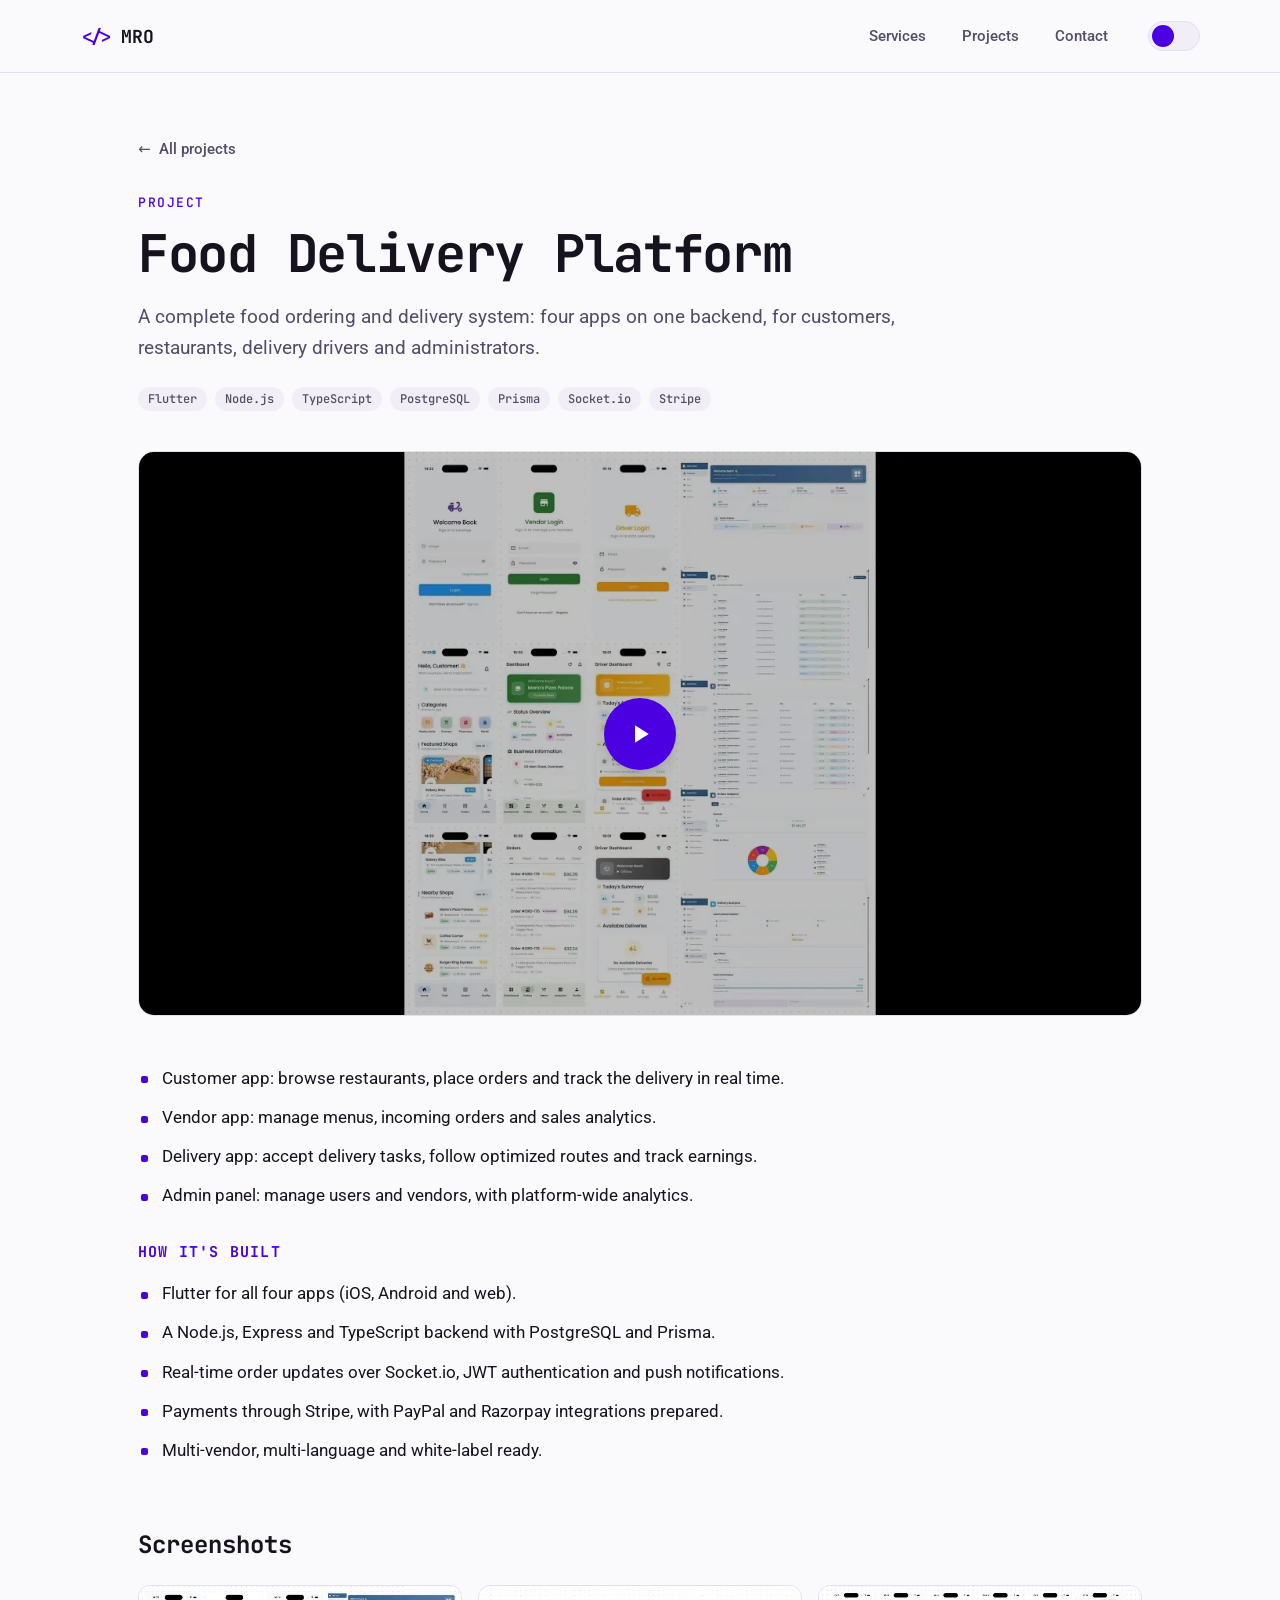
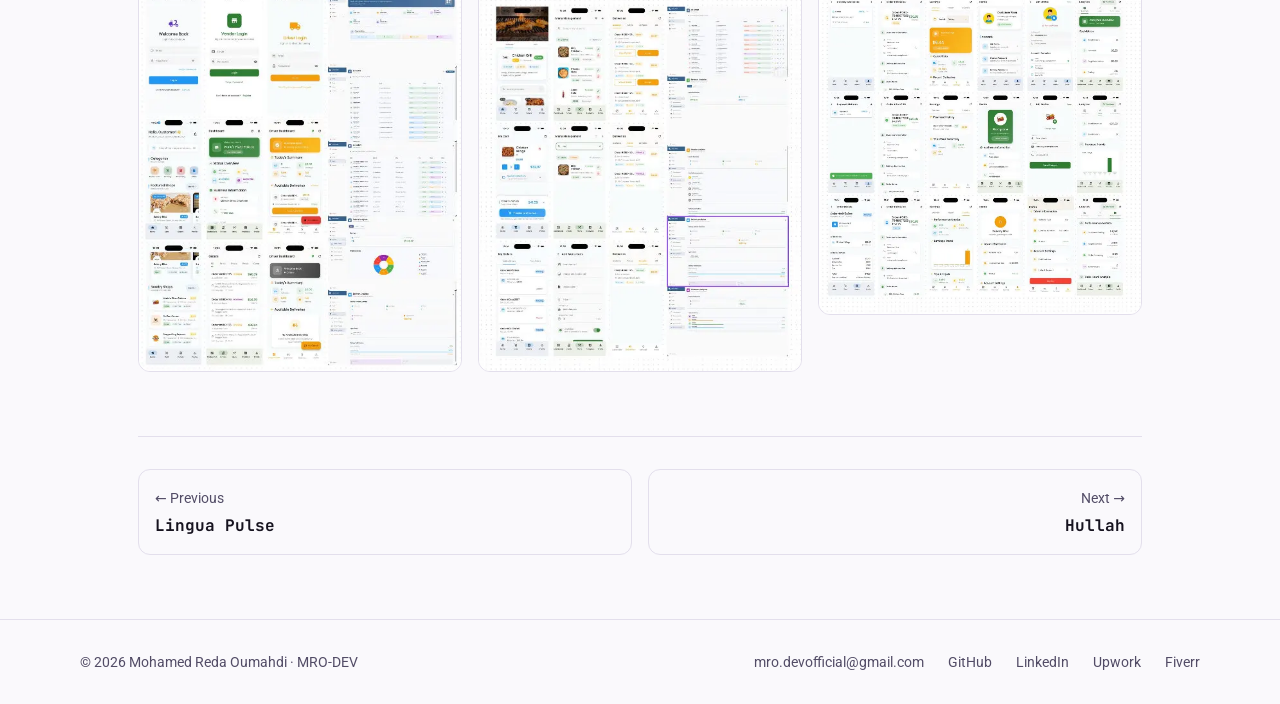
<file: work/food-delivery-platform/index.html>
<!DOCTYPE html><html lang="en"><head><meta charset="utf-8"><meta name="viewport" content="width=device-width, initial-scale=1"><title>Food Delivery Platform · Mohamed Reda Oumahdi</title><meta name="description" content="A complete food ordering and delivery system: four apps on one backend, for customers, restaurants, delivery drivers and administrators."><meta name="author" content="Mohamed Reda Oumahdi"><link rel="canonical" href="https://mohamedredaoumahdi.github.io/work/food-delivery-platform/"><meta name="theme-color" content="#4A00E0"><link rel="icon" type="image/png" href="/favicon.png"><link rel="apple-touch-icon" href="/icons/Icon-192.png"><link rel="sitemap" href="/sitemap-index.xml"><meta property="og:type" content="website"><meta property="og:site_name" content="MRO-DEV"><meta property="og:title" content="Food Delivery Platform · Mohamed Reda Oumahdi"><meta property="og:description" content="A complete food ordering and delivery system: four apps on one backend, for customers, restaurants, delivery drivers and administrators."><meta property="og:url" content="https://mohamedredaoumahdi.github.io/work/food-delivery-platform/"><meta property="og:image" content="https://mohamedredaoumahdi.github.io/_astro/food-delivery-platform-thumb.BUtXgPFz_JthX7.jpg"><meta property="og:image:width" content="1200"><meta property="og:image:height" content="630"><meta property="og:image:alt" content="MRO-DEV: Mobile developer for founders who need it done right."><meta property="og:locale" content="en_US"><meta name="twitter:card" content="summary_large_image"><meta name="twitter:title" content="Food Delivery Platform · Mohamed Reda Oumahdi"><meta name="twitter:description" content="A complete food ordering and delivery system: four apps on one backend, for customers, restaurants, delivery drivers and administrators."><meta name="twitter:image" content="https://mohamedredaoumahdi.github.io/_astro/food-delivery-platform-thumb.BUtXgPFz_JthX7.jpg"><script type="application/ld+json">{"@context":"https://schema.org","@type":"Person","name":"Mohamed Reda Oumahdi","alternateName":"MRO-DEV","jobTitle":"Freelance Mobile Developer","description":"Freelance mobile developer building Flutter + Firebase apps and native iOS apps in Swift/SwiftUI.","url":"https://mohamedredaoumahdi.github.io/","image":"https://mohamedredaoumahdi.github.io/og-image.png","email":"mailto:mro.devofficial@gmail.com","address":{"@type":"PostalAddress","addressLocality":"Agadir","addressCountry":"MA"},"knowsAbout":["Flutter","Dart","Firebase","Swift","SwiftUI","iOS development","Android development","Stripe","Riverpod","GetX"],"knowsLanguage":["ar","en","fr"],"sameAs":["https://github.com/mohamedredaoumahdi","https://www.linkedin.com/in/mohamed-reda-oumahdi-673929200/","https://www.upwork.com/freelancers/~01eeb2ba7fdff916ba","https://www.fiverr.com/users/medredaoumahdi/"]}</script><!-- Apply the saved or system theme before first paint (no flash). --><script>
      (() => {
        let theme = null;
        try { theme = localStorage.getItem('theme'); } catch (e) {}
        const dark = theme ? theme === 'dark' : matchMedia('(prefers-color-scheme: dark)').matches;
        document.documentElement.classList.toggle('dark', dark);
      })();
    </script><link rel="stylesheet" href="/_astro/Footer.CC6nyVhg.css"><style>.body[data-astro-cid-pznzci7v]{font-size:17px;line-height:1.7}.body[data-astro-cid-pznzci7v] p[data-astro-cid-pznzci7v]{margin-top:1.1em}.body[data-astro-cid-pznzci7v] p[data-astro-cid-pznzci7v]:first-child{margin-top:0}.body[data-astro-cid-pznzci7v] h2[data-astro-cid-pznzci7v]{font-family:var(--font-mono);letter-spacing:.08em;text-transform:uppercase;color:var(--accent);margin-top:2em;font-size:15px;font-weight:700}.body[data-astro-cid-pznzci7v] ul[data-astro-cid-pznzci7v]{gap:.6em;margin-top:.8em;padding:0;list-style:none;display:grid}.body[data-astro-cid-pznzci7v] li[data-astro-cid-pznzci7v]{padding-left:1.4em;position:relative}.body[data-astro-cid-pznzci7v] li[data-astro-cid-pznzci7v]:before{content:"";background:var(--accent);border-radius:2px;width:7px;height:7px;position:absolute;top:.72em;left:.2em}.gallery[data-astro-cid-pznzci7v]{columns:2 160px;column-gap:16px}@media (width>=768px){.gallery[data-astro-cid-pznzci7v]{columns:3}}
</style></head><body class="min-h-screen bg-bg text-text"><a href="#main" class="sr-only focus:not-sr-only focus:fixed focus:left-4 focus:top-4 focus:z-50 focus:rounded-lg focus:bg-btn focus:px-4 focus:py-2 focus:text-white">Skip to content</a><header class="sticky top-0 z-40 border-b border-line bg-bg/90 backdrop-blur"><nav class="mx-auto flex h-[60px] max-w-[1440px] items-center justify-between px-5 lg:h-[72px] lg:px-20" aria-label="Main"><a href="/" class="flex gap-2 font-mono text-[17px] font-bold text-text lg:text-[18px]" aria-label="MRO-DEV, home"><span class="text-accent" aria-hidden="true">&lt;/&gt;</span><span>MRO</span></a><div class="flex items-center gap-2 lg:gap-10"><ul class="hidden gap-9 text-[15px] font-medium lg:flex"><li><a href="/#services" class="text-muted transition-colors hover:text-text">Services</a></li><li><a href="/#projects" class="text-muted transition-colors hover:text-text">Projects</a></li><li><a href="/#contact" class="text-muted transition-colors hover:text-text">Contact</a></li></ul><button type="button" data-theme-toggle role="switch" aria-checked="false" aria-label="Dark mode" class="flex h-[30px] w-[52px] items-center justify-start rounded-full border border-line bg-surface-2 p-[3px] dark:justify-end"><span class="relative block size-[22px] overflow-hidden rounded-full bg-accent"><!-- Crescent cut-out in dark mode --><span class="absolute left-2 -top-1 hidden size-[18px] rounded-full bg-surface-2 dark:block"></span></span></button><button type="button" data-menu-toggle aria-expanded="false" aria-controls="mobile-menu" aria-label="Open menu" class="flex size-11 flex-col items-center justify-center gap-[5px] lg:hidden"><span class="h-0.5 w-5 rounded bg-text"></span><span class="h-0.5 w-5 rounded bg-text"></span><span class="h-0.5 w-5 rounded bg-text"></span></button></div></nav><ul id="mobile-menu" hidden class="border-t border-line px-5 py-2 lg:hidden"><li><a href="/#services" class="block py-3 text-base font-medium text-text" data-menu-link>Services</a></li><li><a href="/#projects" class="block py-3 text-base font-medium text-text" data-menu-link>Projects</a></li><li><a href="/#contact" class="block py-3 text-base font-medium text-text" data-menu-link>Contact</a></li></ul></header><script type="module">var e=document.documentElement,t=document.querySelector(`[data-theme-toggle]`),n=()=>t.setAttribute(`aria-checked`,String(e.classList.contains(`dark`)));n(),t.addEventListener(`click`,()=>{let t=!e.classList.contains(`dark`);e.classList.toggle(`dark`,t);try{localStorage.setItem(`theme`,t?`dark`:`light`)}catch{}n()});var r=document.querySelector(`[data-menu-toggle]`),i=document.getElementById(`mobile-menu`),a=!1,o=e=>{a=e,i.hidden=!e,r.setAttribute(`aria-expanded`,String(e)),r.setAttribute(`aria-label`,e?`Close menu`:`Open menu`)};r.addEventListener(`click`,()=>o(!a)),i.querySelectorAll(`[data-menu-link]`).forEach(e=>e.addEventListener(`click`,()=>o(!1)));</script><main id="main" class="mx-auto max-w-[1100px] px-5 py-10 md:px-12 lg:py-16" data-astro-cid-pznzci7v><a href="/#projects" class="inline-flex items-center gap-2 text-[15px] font-medium text-muted hover:text-text" data-astro-cid-pznzci7v><span aria-hidden="true" data-astro-cid-pznzci7v>&larr;</span> All projects</a><header class="mt-8" data-astro-cid-pznzci7v><p class="font-mono text-[13px] font-medium tracking-[0.12em] text-accent" data-astro-cid-pznzci7v>PROJECT</p><h1 class="mt-3 font-mono text-4xl font-bold tracking-tight text-balance lg:text-[52px] lg:leading-[1.1]" data-astro-cid-pznzci7v>Food Delivery Platform</h1><p class="mt-5 max-w-[760px] text-lg leading-relaxed text-muted lg:text-[19px]" data-astro-cid-pznzci7v>A complete food ordering and delivery system: four apps on one backend, for customers, restaurants, delivery drivers and administrators.</p><div class="mt-6" data-astro-cid-pznzci7v><ul class="flex flex-wrap gap-2" aria-label="Technologies"><li class="rounded-full bg-surface-2 px-2.5 py-1 font-mono text-xs font-medium text-muted">Flutter</li><li class="rounded-full bg-surface-2 px-2.5 py-1 font-mono text-xs font-medium text-muted">Node.js</li><li class="rounded-full bg-surface-2 px-2.5 py-1 font-mono text-xs font-medium text-muted">TypeScript</li><li class="rounded-full bg-surface-2 px-2.5 py-1 font-mono text-xs font-medium text-muted">PostgreSQL</li><li class="rounded-full bg-surface-2 px-2.5 py-1 font-mono text-xs font-medium text-muted">Prisma</li><li class="rounded-full bg-surface-2 px-2.5 py-1 font-mono text-xs font-medium text-muted">Socket.io</li><li class="rounded-full bg-surface-2 px-2.5 py-1 font-mono text-xs font-medium text-muted">Stripe</li></ul></div></header><div class="mt-10" data-astro-cid-pznzci7v><div class="yt relative aspect-video overflow-hidden rounded-2xl border border-line bg-black" data-video-id="Ij_LF6vG_Co" data-title="Food Delivery Platform demo"><img src="/_astro/food-delivery-platform-thumb.BUtXgPFz_Z237qil.webp" srcset="/_astro/food-delivery-platform-thumb.BUtXgPFz_ZLtc82.webp 640w, /_astro/food-delivery-platform-thumb.BUtXgPFz_1FyDmi.webp 960w, /_astro/food-delivery-platform-thumb.BUtXgPFz_Z237qil.webp 1280w" alt sizes="(min-width: 1100px) 1040px, 100vw" loading="eager" decoding="async" width="1280" height="720" class="size-full object-cover"><button type="button" class="absolute inset-0 flex items-center justify-center bg-black/25 transition hover:bg-black/10" aria-label="Play video: Food Delivery Platform demo"><span class="flex size-[72px] items-center justify-center rounded-full bg-btn text-white shadow-lg"><svg viewBox="0 0 24 24" width="30" height="30" fill="currentColor" aria-hidden="true"><path d="M8 5v14l11-7z"></path></svg></span></button><noscript><a class="absolute inset-0 flex items-end p-4 text-white underline" href="https://www.youtube.com/watch?v=Ij_LF6vG_Co">Watch on YouTube</a></noscript></div><script type="module">document.querySelectorAll(`.yt`).forEach(e=>{e.querySelector(`button`)?.addEventListener(`click`,()=>{let t=document.createElement(`iframe`);t.src=`https://www.youtube-nocookie.com/embed/${e.dataset.videoId}?autoplay=1&rel=0`,t.title=e.dataset.title??`Project video`,t.allow=`accelerometer; autoplay; clipboard-write; encrypted-media; gyroscope; picture-in-picture`,t.allowFullscreen=!0,t.className=`absolute inset-0 size-full`,e.replaceChildren(t),t.focus()})});</script></div><div class="body mt-12 max-w-[760px]" data-astro-cid-pznzci7v><ul data-astro-cid-pznzci7v><li data-astro-cid-pznzci7v>Customer app: browse restaurants, place orders and track the delivery in real time.</li><li data-astro-cid-pznzci7v>Vendor app: manage menus, incoming orders and sales analytics.</li><li data-astro-cid-pznzci7v>Delivery app: accept delivery tasks, follow optimized routes and track earnings.</li><li data-astro-cid-pznzci7v>Admin panel: manage users and vendors, with platform-wide analytics.</li></ul><h2 data-astro-cid-pznzci7v>How it&#39;s built</h2><ul data-astro-cid-pznzci7v><li data-astro-cid-pznzci7v>Flutter for all four apps (iOS, Android and web).</li><li data-astro-cid-pznzci7v>A Node.js, Express and TypeScript backend with PostgreSQL and Prisma.</li><li data-astro-cid-pznzci7v>Real-time order updates over Socket.io, JWT authentication and push notifications.</li><li data-astro-cid-pznzci7v>Payments through Stripe, with PayPal and Razorpay integrations prepared.</li><li data-astro-cid-pznzci7v>Multi-vendor, multi-language and white-label ready.</li></ul></div><section class="mt-16" aria-labelledby="gallery-title" data-astro-cid-pznzci7v><h2 id="gallery-title" class="font-mono text-2xl font-bold" data-astro-cid-pznzci7v>Screenshots</h2><ul class="gallery mt-6" role="list" data-astro-cid-pznzci7v><li class="mb-4 break-inside-avoid" data-astro-cid-pznzci7v><a href="/_astro/food-delivery-platform-1.CEeaD6JS_2tYfF2.webp" class="block overflow-hidden rounded-xl border border-line bg-surface-2 transition hover:border-accent" aria-label="Open full size: Food Delivery Platform screenshot 1" data-astro-cid-pznzci7v><img src="/_astro/food-delivery-platform-1.CEeaD6JS_Zu8lY.webp" srcset="/_astro/food-delivery-platform-1.CEeaD6JS_Z2bRvrk.webp 320w, /_astro/food-delivery-platform-1.CEeaD6JS_Zu8lY.webp 501w" alt="Food Delivery Platform screenshot 1" sizes="(min-width: 768px) 330px, 50vw" loading="lazy" data-astro-cid-pznzci7v="true" decoding="async" width="501" height="600" class="w-full"></a></li><li class="mb-4 break-inside-avoid" data-astro-cid-pznzci7v><a href="/_astro/food-delivery-platform-2.DMgMGj1Y_SVKY4.webp" class="block overflow-hidden rounded-xl border border-line bg-surface-2 transition hover:border-accent" aria-label="Open full size: Food Delivery Platform screenshot 2" data-astro-cid-pznzci7v><img src="/_astro/food-delivery-platform-2.DMgMGj1Y_Z1AwC2W.webp" srcset="/_astro/food-delivery-platform-2.DMgMGj1Y_1ih8FD.webp 320w, /_astro/food-delivery-platform-2.DMgMGj1Y_Z1AwC2W.webp 501w" alt="Food Delivery Platform screenshot 2" sizes="(min-width: 768px) 330px, 50vw" loading="lazy" data-astro-cid-pznzci7v="true" decoding="async" width="501" height="600" class="w-full"></a></li><li class="mb-4 break-inside-avoid" data-astro-cid-pznzci7v><a href="/_astro/food-delivery-platform-3.B_nJY18C_Z1XUGEg.webp" class="block overflow-hidden rounded-xl border border-line bg-surface-2 transition hover:border-accent" aria-label="Open full size: Food Delivery Platform screenshot 3" data-astro-cid-pznzci7v><img src="/_astro/food-delivery-platform-3.B_nJY18C_AM37E.webp" srcset="/_astro/food-delivery-platform-3.B_nJY18C_Z1fhVoa.webp 320w, /_astro/food-delivery-platform-3.B_nJY18C_AM37E.webp 588w" alt="Food Delivery Platform screenshot 3" sizes="(min-width: 768px) 330px, 50vw" loading="lazy" data-astro-cid-pznzci7v="true" decoding="async" width="588" height="600" class="w-full"></a></li></ul></section><nav class="mt-16 grid gap-4 border-t border-line pt-8 sm:grid-cols-2" aria-label="More projects" data-astro-cid-pznzci7v><a href="/work/lingua-pulse/" class="rounded-xl border border-line p-4 hover:border-accent" data-astro-cid-pznzci7v><span class="text-sm text-muted" data-astro-cid-pznzci7v>&larr; Previous</span><span class="mt-1 block font-mono font-bold" data-astro-cid-pznzci7v>Lingua Pulse</span></a><a href="/work/hullah/" class="rounded-xl border border-line p-4 text-right hover:border-accent sm:col-start-2" data-astro-cid-pznzci7v><span class="text-sm text-muted" data-astro-cid-pznzci7v>Next &rarr;</span><span class="mt-1 block font-mono font-bold" data-astro-cid-pznzci7v>Hullah</span></a></nav></main><footer class="border-t border-line"><div class="mx-auto flex max-w-[1440px] flex-col gap-4 px-5 py-8 text-sm text-muted md:flex-row md:items-center md:justify-between lg:px-20"><p>&copy; 2026 Mohamed Reda Oumahdi · MRO-DEV</p><ul class="flex flex-wrap gap-x-6 gap-y-2"><li><a href="mailto:mro.devofficial@gmail.com" class="hover:text-text">mro.devofficial@gmail.com</a></li><li><a href="https://github.com/mohamedredaoumahdi" class="hover:text-text" rel="me noopener" target="_blank">GitHub</a></li><li><a href="https://www.linkedin.com/in/mohamed-reda-oumahdi-673929200/" class="hover:text-text" rel="me noopener" target="_blank">LinkedIn</a></li><li><a href="https://www.upwork.com/freelancers/~01eeb2ba7fdff916ba" class="hover:text-text" rel="me noopener" target="_blank">Upwork</a></li><li><a href="https://www.fiverr.com/users/medredaoumahdi/" class="hover:text-text" rel="me noopener" target="_blank">Fiverr</a></li></ul></div></footer><script type="module" src="https://static.cloudflareinsights.com/beacon.min.js" data-cf-beacon="{&quot;token&quot;:&quot;7c40934f63c54dfc88fba3b0391848d2&quot;}"></script></body></html>
</file>
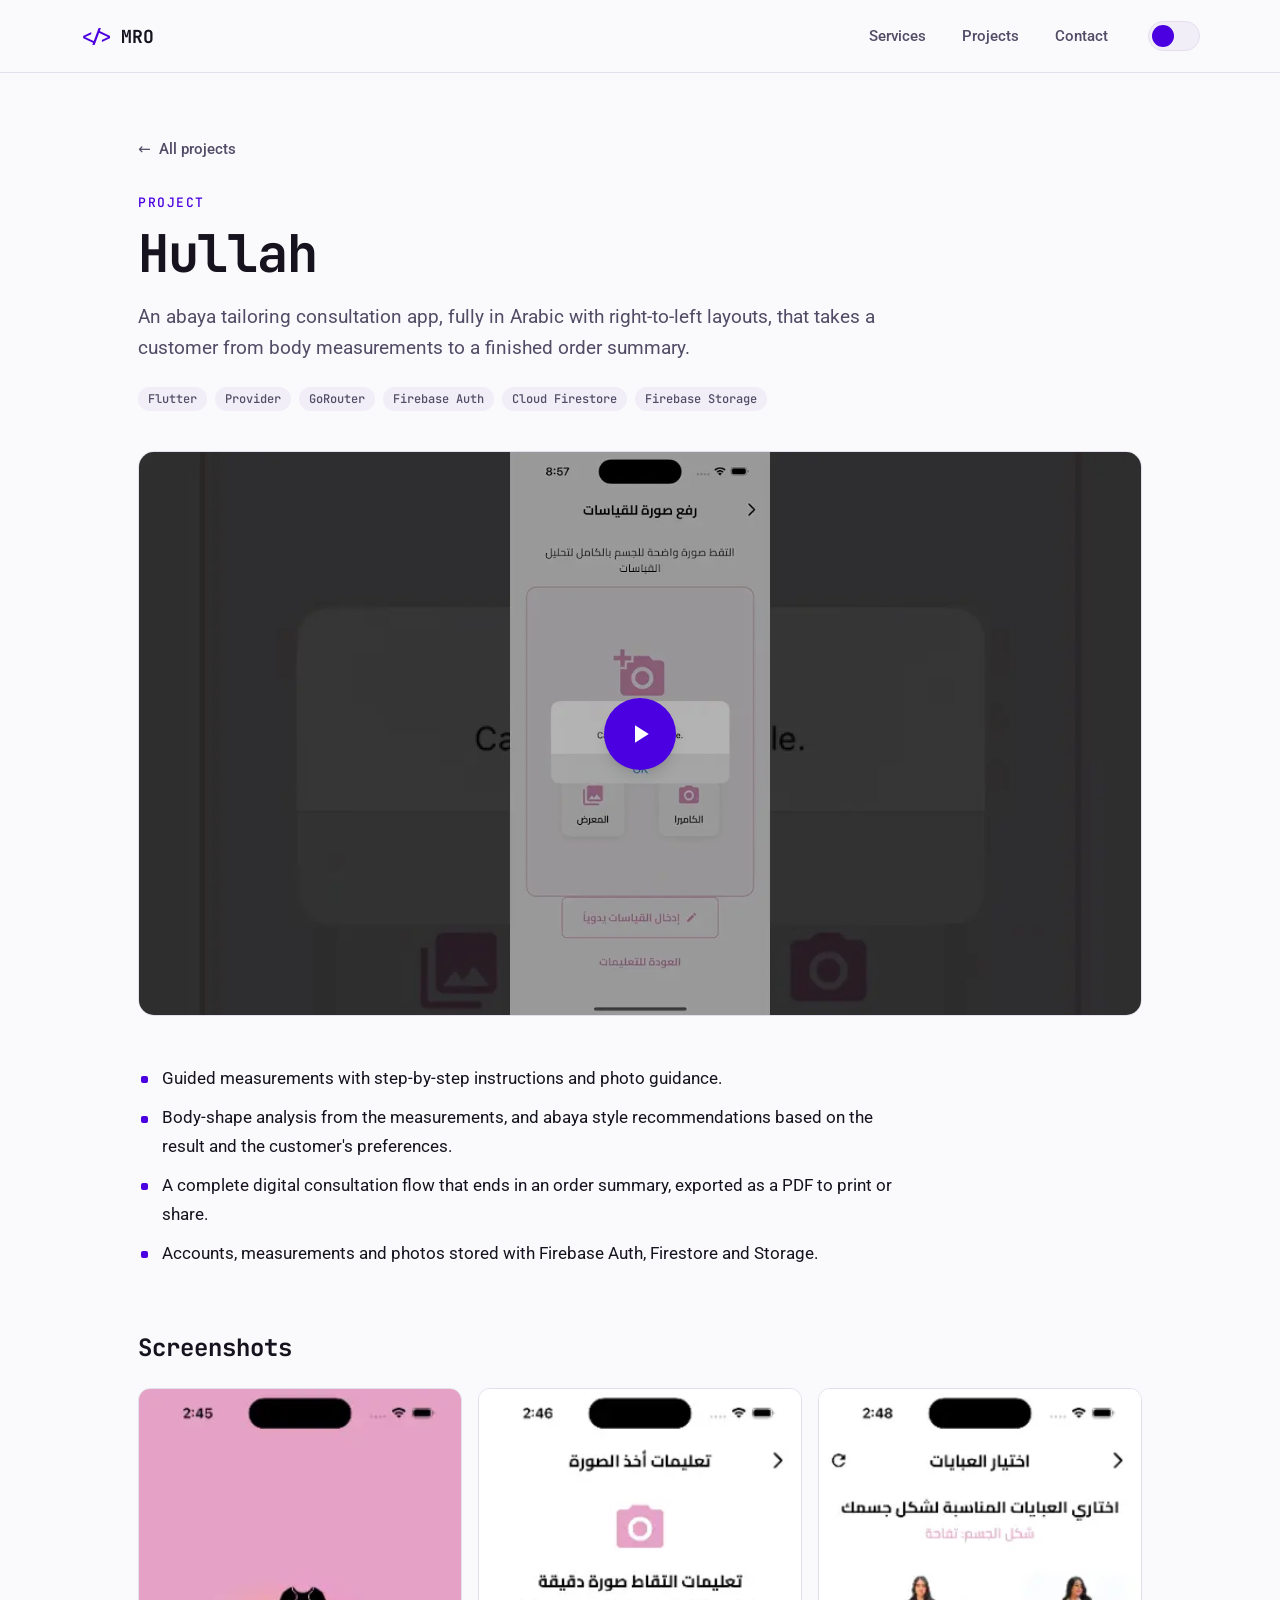
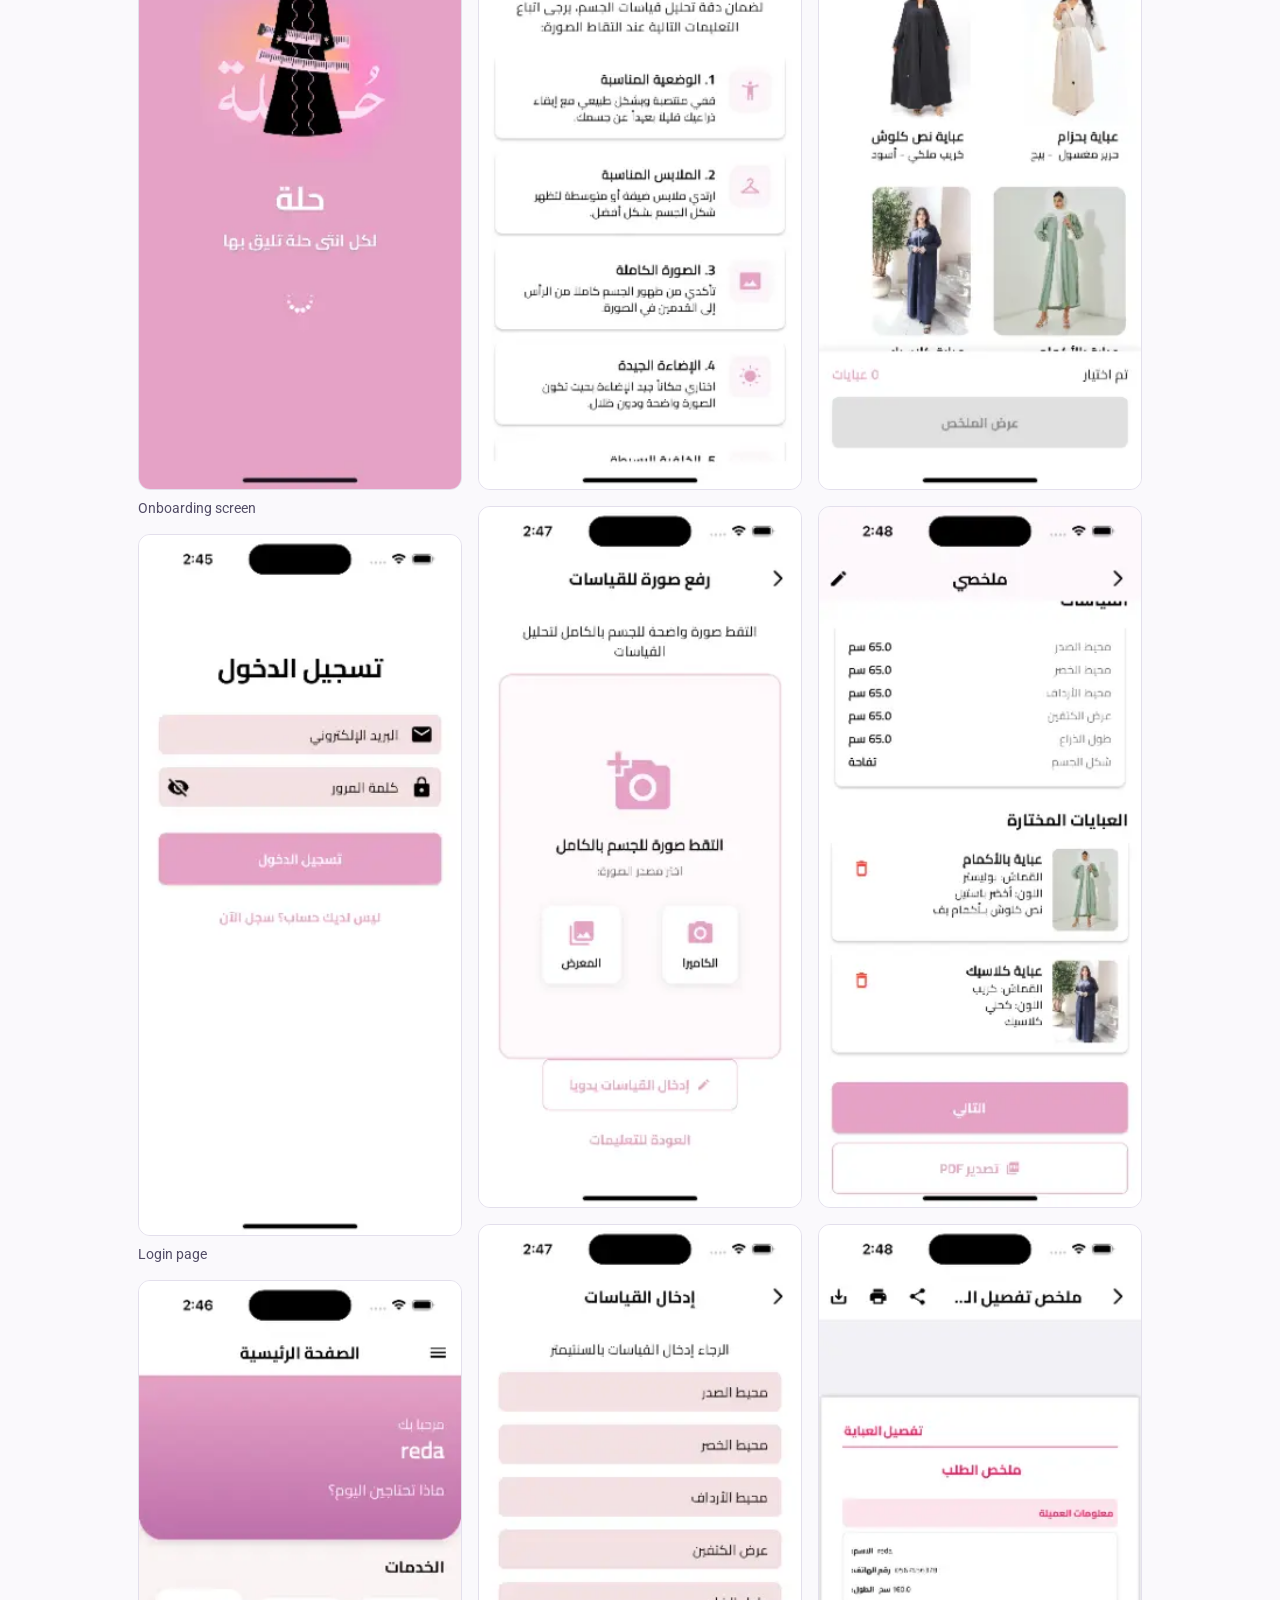
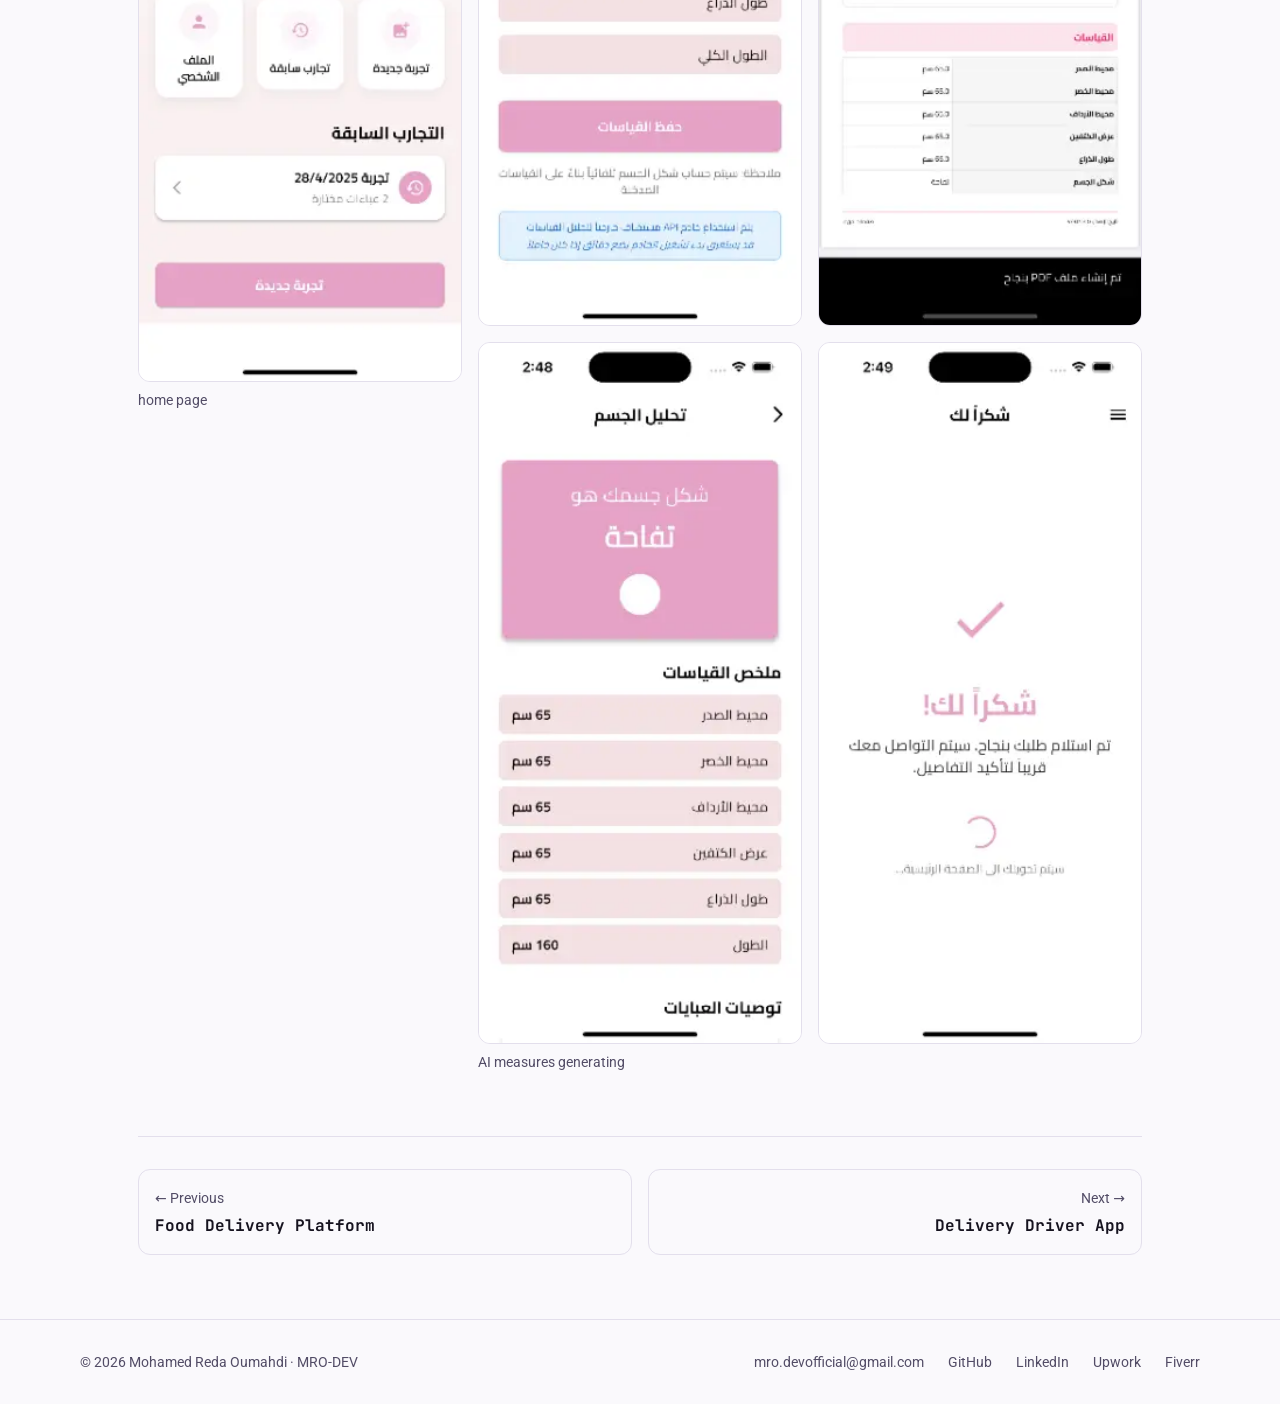
<file: work/hullah/index.html>
<!DOCTYPE html><html lang="en"><head><meta charset="utf-8"><meta name="viewport" content="width=device-width, initial-scale=1"><title>Hullah · Mohamed Reda Oumahdi</title><meta name="description" content="An abaya tailoring consultation app, fully in Arabic with right-to-left layouts, that takes a customer from body measurements to a finished order summary."><meta name="author" content="Mohamed Reda Oumahdi"><link rel="canonical" href="https://mohamedredaoumahdi.github.io/work/hullah/"><meta name="theme-color" content="#4A00E0"><link rel="icon" type="image/png" href="/favicon.png"><link rel="apple-touch-icon" href="/icons/Icon-192.png"><link rel="sitemap" href="/sitemap-index.xml"><meta property="og:type" content="website"><meta property="og:site_name" content="MRO-DEV"><meta property="og:title" content="Hullah · Mohamed Reda Oumahdi"><meta property="og:description" content="An abaya tailoring consultation app, fully in Arabic with right-to-left layouts, that takes a customer from body measurements to a finished order summary."><meta property="og:url" content="https://mohamedredaoumahdi.github.io/work/hullah/"><meta property="og:image" content="https://mohamedredaoumahdi.github.io/_astro/hullah-thumb.B5TLHZqg_Z1bu2L8.jpg"><meta property="og:image:width" content="1200"><meta property="og:image:height" content="630"><meta property="og:image:alt" content="MRO-DEV: Mobile developer for founders who need it done right."><meta property="og:locale" content="en_US"><meta name="twitter:card" content="summary_large_image"><meta name="twitter:title" content="Hullah · Mohamed Reda Oumahdi"><meta name="twitter:description" content="An abaya tailoring consultation app, fully in Arabic with right-to-left layouts, that takes a customer from body measurements to a finished order summary."><meta name="twitter:image" content="https://mohamedredaoumahdi.github.io/_astro/hullah-thumb.B5TLHZqg_Z1bu2L8.jpg"><script type="application/ld+json">{"@context":"https://schema.org","@type":"Person","name":"Mohamed Reda Oumahdi","alternateName":"MRO-DEV","jobTitle":"Freelance Mobile Developer","description":"Freelance mobile developer building Flutter + Firebase apps and native iOS apps in Swift/SwiftUI.","url":"https://mohamedredaoumahdi.github.io/","image":"https://mohamedredaoumahdi.github.io/og-image.png","email":"mailto:mro.devofficial@gmail.com","address":{"@type":"PostalAddress","addressLocality":"Agadir","addressCountry":"MA"},"knowsAbout":["Flutter","Dart","Firebase","Swift","SwiftUI","iOS development","Android development","Stripe","Riverpod","GetX"],"knowsLanguage":["ar","en","fr"],"sameAs":["https://github.com/mohamedredaoumahdi","https://www.linkedin.com/in/mohamed-reda-oumahdi-673929200/","https://www.upwork.com/freelancers/~01eeb2ba7fdff916ba","https://www.fiverr.com/users/medredaoumahdi/"]}</script><!-- Apply the saved or system theme before first paint (no flash). --><script>
      (() => {
        let theme = null;
        try { theme = localStorage.getItem('theme'); } catch (e) {}
        const dark = theme ? theme === 'dark' : matchMedia('(prefers-color-scheme: dark)').matches;
        document.documentElement.classList.toggle('dark', dark);
      })();
    </script><link rel="stylesheet" href="/_astro/Footer.CC6nyVhg.css"><style>.body[data-astro-cid-pznzci7v]{font-size:17px;line-height:1.7}.body[data-astro-cid-pznzci7v] p[data-astro-cid-pznzci7v]{margin-top:1.1em}.body[data-astro-cid-pznzci7v] p[data-astro-cid-pznzci7v]:first-child{margin-top:0}.body[data-astro-cid-pznzci7v] h2[data-astro-cid-pznzci7v]{font-family:var(--font-mono);letter-spacing:.08em;text-transform:uppercase;color:var(--accent);margin-top:2em;font-size:15px;font-weight:700}.body[data-astro-cid-pznzci7v] ul[data-astro-cid-pznzci7v]{gap:.6em;margin-top:.8em;padding:0;list-style:none;display:grid}.body[data-astro-cid-pznzci7v] li[data-astro-cid-pznzci7v]{padding-left:1.4em;position:relative}.body[data-astro-cid-pznzci7v] li[data-astro-cid-pznzci7v]:before{content:"";background:var(--accent);border-radius:2px;width:7px;height:7px;position:absolute;top:.72em;left:.2em}.gallery[data-astro-cid-pznzci7v]{columns:2 160px;column-gap:16px}@media (width>=768px){.gallery[data-astro-cid-pznzci7v]{columns:3}}
</style></head><body class="min-h-screen bg-bg text-text"><a href="#main" class="sr-only focus:not-sr-only focus:fixed focus:left-4 focus:top-4 focus:z-50 focus:rounded-lg focus:bg-btn focus:px-4 focus:py-2 focus:text-white">Skip to content</a><header class="sticky top-0 z-40 border-b border-line bg-bg/90 backdrop-blur"><nav class="mx-auto flex h-[60px] max-w-[1440px] items-center justify-between px-5 lg:h-[72px] lg:px-20" aria-label="Main"><a href="/" class="flex gap-2 font-mono text-[17px] font-bold text-text lg:text-[18px]" aria-label="MRO-DEV, home"><span class="text-accent" aria-hidden="true">&lt;/&gt;</span><span>MRO</span></a><div class="flex items-center gap-2 lg:gap-10"><ul class="hidden gap-9 text-[15px] font-medium lg:flex"><li><a href="/#services" class="text-muted transition-colors hover:text-text">Services</a></li><li><a href="/#projects" class="text-muted transition-colors hover:text-text">Projects</a></li><li><a href="/#contact" class="text-muted transition-colors hover:text-text">Contact</a></li></ul><button type="button" data-theme-toggle role="switch" aria-checked="false" aria-label="Dark mode" class="flex h-[30px] w-[52px] items-center justify-start rounded-full border border-line bg-surface-2 p-[3px] dark:justify-end"><span class="relative block size-[22px] overflow-hidden rounded-full bg-accent"><!-- Crescent cut-out in dark mode --><span class="absolute left-2 -top-1 hidden size-[18px] rounded-full bg-surface-2 dark:block"></span></span></button><button type="button" data-menu-toggle aria-expanded="false" aria-controls="mobile-menu" aria-label="Open menu" class="flex size-11 flex-col items-center justify-center gap-[5px] lg:hidden"><span class="h-0.5 w-5 rounded bg-text"></span><span class="h-0.5 w-5 rounded bg-text"></span><span class="h-0.5 w-5 rounded bg-text"></span></button></div></nav><ul id="mobile-menu" hidden class="border-t border-line px-5 py-2 lg:hidden"><li><a href="/#services" class="block py-3 text-base font-medium text-text" data-menu-link>Services</a></li><li><a href="/#projects" class="block py-3 text-base font-medium text-text" data-menu-link>Projects</a></li><li><a href="/#contact" class="block py-3 text-base font-medium text-text" data-menu-link>Contact</a></li></ul></header><script type="module">var e=document.documentElement,t=document.querySelector(`[data-theme-toggle]`),n=()=>t.setAttribute(`aria-checked`,String(e.classList.contains(`dark`)));n(),t.addEventListener(`click`,()=>{let t=!e.classList.contains(`dark`);e.classList.toggle(`dark`,t);try{localStorage.setItem(`theme`,t?`dark`:`light`)}catch{}n()});var r=document.querySelector(`[data-menu-toggle]`),i=document.getElementById(`mobile-menu`),a=!1,o=e=>{a=e,i.hidden=!e,r.setAttribute(`aria-expanded`,String(e)),r.setAttribute(`aria-label`,e?`Close menu`:`Open menu`)};r.addEventListener(`click`,()=>o(!a)),i.querySelectorAll(`[data-menu-link]`).forEach(e=>e.addEventListener(`click`,()=>o(!1)));</script><main id="main" class="mx-auto max-w-[1100px] px-5 py-10 md:px-12 lg:py-16" data-astro-cid-pznzci7v><a href="/#projects" class="inline-flex items-center gap-2 text-[15px] font-medium text-muted hover:text-text" data-astro-cid-pznzci7v><span aria-hidden="true" data-astro-cid-pznzci7v>&larr;</span> All projects</a><header class="mt-8" data-astro-cid-pznzci7v><p class="font-mono text-[13px] font-medium tracking-[0.12em] text-accent" data-astro-cid-pznzci7v>PROJECT</p><h1 class="mt-3 font-mono text-4xl font-bold tracking-tight text-balance lg:text-[52px] lg:leading-[1.1]" data-astro-cid-pznzci7v>Hullah</h1><p class="mt-5 max-w-[760px] text-lg leading-relaxed text-muted lg:text-[19px]" data-astro-cid-pznzci7v>An abaya tailoring consultation app, fully in Arabic with right-to-left layouts, that takes a customer from body measurements to a finished order summary.</p><div class="mt-6" data-astro-cid-pznzci7v><ul class="flex flex-wrap gap-2" aria-label="Technologies"><li class="rounded-full bg-surface-2 px-2.5 py-1 font-mono text-xs font-medium text-muted">Flutter</li><li class="rounded-full bg-surface-2 px-2.5 py-1 font-mono text-xs font-medium text-muted">Provider</li><li class="rounded-full bg-surface-2 px-2.5 py-1 font-mono text-xs font-medium text-muted">GoRouter</li><li class="rounded-full bg-surface-2 px-2.5 py-1 font-mono text-xs font-medium text-muted">Firebase Auth</li><li class="rounded-full bg-surface-2 px-2.5 py-1 font-mono text-xs font-medium text-muted">Cloud Firestore</li><li class="rounded-full bg-surface-2 px-2.5 py-1 font-mono text-xs font-medium text-muted">Firebase Storage</li></ul></div></header><div class="mt-10" data-astro-cid-pznzci7v><div class="yt relative aspect-video overflow-hidden rounded-2xl border border-line bg-black" data-video-id="kltNew3btcc" data-title="Hullah demo"><img src="/_astro/hullah-thumb.B5TLHZqg_21kibf.webp" srcset="/_astro/hullah-thumb.B5TLHZqg_S92Vo.webp 640w, /_astro/hullah-thumb.B5TLHZqg_25mwYu.webp 960w, /_astro/hullah-thumb.B5TLHZqg_21kibf.webp 1280w" alt sizes="(min-width: 1100px) 1040px, 100vw" loading="eager" decoding="async" width="1280" height="720" class="size-full object-cover"><button type="button" class="absolute inset-0 flex items-center justify-center bg-black/25 transition hover:bg-black/10" aria-label="Play video: Hullah demo"><span class="flex size-[72px] items-center justify-center rounded-full bg-btn text-white shadow-lg"><svg viewBox="0 0 24 24" width="30" height="30" fill="currentColor" aria-hidden="true"><path d="M8 5v14l11-7z"></path></svg></span></button><noscript><a class="absolute inset-0 flex items-end p-4 text-white underline" href="https://www.youtube.com/watch?v=kltNew3btcc">Watch on YouTube</a></noscript></div><script type="module">document.querySelectorAll(`.yt`).forEach(e=>{e.querySelector(`button`)?.addEventListener(`click`,()=>{let t=document.createElement(`iframe`);t.src=`https://www.youtube-nocookie.com/embed/${e.dataset.videoId}?autoplay=1&rel=0`,t.title=e.dataset.title??`Project video`,t.allow=`accelerometer; autoplay; clipboard-write; encrypted-media; gyroscope; picture-in-picture`,t.allowFullscreen=!0,t.className=`absolute inset-0 size-full`,e.replaceChildren(t),t.focus()})});</script></div><div class="body mt-12 max-w-[760px]" data-astro-cid-pznzci7v><ul data-astro-cid-pznzci7v><li data-astro-cid-pznzci7v>Guided measurements with step-by-step instructions and photo guidance.</li><li data-astro-cid-pznzci7v>Body-shape analysis from the measurements, and abaya style recommendations based on the result and the customer&#39;s preferences.</li><li data-astro-cid-pznzci7v>A complete digital consultation flow that ends in an order summary, exported as a PDF to print or share.</li><li data-astro-cid-pznzci7v>Accounts, measurements and photos stored with Firebase Auth, Firestore and Storage.</li></ul></div><section class="mt-16" aria-labelledby="gallery-title" data-astro-cid-pznzci7v><h2 id="gallery-title" class="font-mono text-2xl font-bold" data-astro-cid-pznzci7v>Screenshots</h2><ul class="gallery mt-6" role="list" data-astro-cid-pznzci7v><li class="mb-4 break-inside-avoid" data-astro-cid-pznzci7v><a href="/_astro/hullah-1.C87sQdcb_aELXY.webp" class="block overflow-hidden rounded-xl border border-line bg-surface-2 transition hover:border-accent" aria-label="Open full size: Onboarding screen" data-astro-cid-pznzci7v><img src="/_astro/hullah-1.C87sQdcb_1HIMdX.webp" srcset="/_astro/hullah-1.C87sQdcb_1HIMdX.webp 276w" alt="Onboarding screen" sizes="(min-width: 768px) 330px, 50vw" loading="lazy" data-astro-cid-pznzci7v="true" decoding="async" width="276" height="600" class="w-full"></a><p class="mt-2 text-sm text-muted" data-astro-cid-pznzci7v>Onboarding screen</p></li><li class="mb-4 break-inside-avoid" data-astro-cid-pznzci7v><a href="/_astro/hullah-2.CveFwx_x_bl8Jl.webp" class="block overflow-hidden rounded-xl border border-line bg-surface-2 transition hover:border-accent" aria-label="Open full size: Login page" data-astro-cid-pznzci7v><img src="/_astro/hullah-2.CveFwx_x_1Ip8Yk.webp" srcset="/_astro/hullah-2.CveFwx_x_1Ip8Yk.webp 276w" alt="Login page" sizes="(min-width: 768px) 330px, 50vw" loading="lazy" data-astro-cid-pznzci7v="true" decoding="async" width="276" height="600" class="w-full"></a><p class="mt-2 text-sm text-muted" data-astro-cid-pznzci7v>Login page</p></li><li class="mb-4 break-inside-avoid" data-astro-cid-pznzci7v><a href="/_astro/hullah-3.BS0wJaM1_Z1rkW9v.webp" class="block overflow-hidden rounded-xl border border-line bg-surface-2 transition hover:border-accent" aria-label="Open full size: home page" data-astro-cid-pznzci7v><img src="/_astro/hullah-3.BS0wJaM1_5I35t.webp" srcset="/_astro/hullah-3.BS0wJaM1_5I35t.webp 276w" alt="home page" sizes="(min-width: 768px) 330px, 50vw" loading="lazy" data-astro-cid-pznzci7v="true" decoding="async" width="276" height="600" class="w-full"></a><p class="mt-2 text-sm text-muted" data-astro-cid-pznzci7v>home page</p></li><li class="mb-4 break-inside-avoid" data-astro-cid-pznzci7v><a href="/_astro/hullah-4.BmWbBuO8_Zoxo5y.webp" class="block overflow-hidden rounded-xl border border-line bg-surface-2 transition hover:border-accent" aria-label="Open full size: Hullah screenshot 4" data-astro-cid-pznzci7v><img src="/_astro/hullah-4.BmWbBuO8_18vB9q.webp" srcset="/_astro/hullah-4.BmWbBuO8_18vB9q.webp 276w" alt="Hullah screenshot 4" sizes="(min-width: 768px) 330px, 50vw" loading="lazy" data-astro-cid-pznzci7v="true" decoding="async" width="276" height="600" class="w-full"></a></li><li class="mb-4 break-inside-avoid" data-astro-cid-pznzci7v><a href="/_astro/hullah-5.DMY1w1p4_f4xVX.webp" class="block overflow-hidden rounded-xl border border-line bg-surface-2 transition hover:border-accent" aria-label="Open full size: Hullah screenshot 5" data-astro-cid-pznzci7v><img src="/_astro/hullah-5.DMY1w1p4_1M8ybW.webp" srcset="/_astro/hullah-5.DMY1w1p4_1M8ybW.webp 276w" alt="Hullah screenshot 5" sizes="(min-width: 768px) 330px, 50vw" loading="lazy" data-astro-cid-pznzci7v="true" decoding="async" width="276" height="600" class="w-full"></a></li><li class="mb-4 break-inside-avoid" data-astro-cid-pznzci7v><a href="/_astro/hullah-6.DmNP2EoN_1MTpMK.webp" class="block overflow-hidden rounded-xl border border-line bg-surface-2 transition hover:border-accent" aria-label="Open full size: Hullah screenshot 6" data-astro-cid-pznzci7v><img src="/_astro/hullah-6.DmNP2EoN_Z1JdHLc.webp" srcset="/_astro/hullah-6.DmNP2EoN_Z1JdHLc.webp 276w" alt="Hullah screenshot 6" sizes="(min-width: 768px) 330px, 50vw" loading="lazy" data-astro-cid-pznzci7v="true" decoding="async" width="276" height="600" class="w-full"></a></li><li class="mb-4 break-inside-avoid" data-astro-cid-pznzci7v><a href="/_astro/hullah-7.Dlm_3Xu-_Z7mLuU.webp" class="block overflow-hidden rounded-xl border border-line bg-surface-2 transition hover:border-accent" aria-label="Open full size: AI measures generating" data-astro-cid-pznzci7v><img src="/_astro/hullah-7.Dlm_3Xu-_1pGdJ4.webp" srcset="/_astro/hullah-7.Dlm_3Xu-_1pGdJ4.webp 276w" alt="AI measures generating" sizes="(min-width: 768px) 330px, 50vw" loading="lazy" data-astro-cid-pznzci7v="true" decoding="async" width="276" height="600" class="w-full"></a><p class="mt-2 text-sm text-muted" data-astro-cid-pznzci7v>AI measures generating</p></li><li class="mb-4 break-inside-avoid" data-astro-cid-pznzci7v><a href="/_astro/hullah-8.BLP1BirJ_Z2kj9c2.webp" class="block overflow-hidden rounded-xl border border-line bg-surface-2 transition hover:border-accent" aria-label="Open full size: Hullah screenshot 8" data-astro-cid-pznzci7v><img src="/_astro/hullah-8.BLP1BirJ_ZMf8W3.webp" srcset="/_astro/hullah-8.BLP1BirJ_ZMf8W3.webp 276w" alt="Hullah screenshot 8" sizes="(min-width: 768px) 330px, 50vw" loading="lazy" data-astro-cid-pznzci7v="true" decoding="async" width="276" height="600" class="w-full"></a></li><li class="mb-4 break-inside-avoid" data-astro-cid-pznzci7v><a href="/_astro/hullah-9.DyePfC1T_ZgMpVr.webp" class="block overflow-hidden rounded-xl border border-line bg-surface-2 transition hover:border-accent" aria-label="Open full size: Hullah screenshot 9" data-astro-cid-pznzci7v><img src="/_astro/hullah-9.DyePfC1T_1ggzix.webp" srcset="/_astro/hullah-9.DyePfC1T_1ggzix.webp 276w" alt="Hullah screenshot 9" sizes="(min-width: 768px) 330px, 50vw" loading="lazy" data-astro-cid-pznzci7v="true" decoding="async" width="276" height="600" class="w-full"></a></li><li class="mb-4 break-inside-avoid" data-astro-cid-pznzci7v><a href="/_astro/hullah-10.C37Qw2ZI_N2NYP.webp" class="block overflow-hidden rounded-xl border border-line bg-surface-2 transition hover:border-accent" aria-label="Open full size: Hullah screenshot 10" data-astro-cid-pznzci7v><img src="/_astro/hullah-10.C37Qw2ZI_Z2eTuz1.webp" srcset="/_astro/hullah-10.C37Qw2ZI_Z2eTuz1.webp 276w" alt="Hullah screenshot 10" sizes="(min-width: 768px) 330px, 50vw" loading="lazy" data-astro-cid-pznzci7v="true" decoding="async" width="276" height="600" class="w-full"></a></li><li class="mb-4 break-inside-avoid" data-astro-cid-pznzci7v><a href="/_astro/hullah-11.Bvjzwx2C_Zc3OLK.webp" class="block overflow-hidden rounded-xl border border-line bg-surface-2 transition hover:border-accent" aria-label="Open full size: Hullah screenshot 11" data-astro-cid-pznzci7v><img src="/_astro/hullah-11.Bvjzwx2C_1PaYsk.webp" srcset="/_astro/hullah-11.Bvjzwx2C_1PaYsk.webp 276w" alt="Hullah screenshot 11" sizes="(min-width: 768px) 330px, 50vw" loading="lazy" data-astro-cid-pznzci7v="true" decoding="async" width="276" height="600" class="w-full"></a></li></ul></section><nav class="mt-16 grid gap-4 border-t border-line pt-8 sm:grid-cols-2" aria-label="More projects" data-astro-cid-pznzci7v><a href="/work/food-delivery-platform/" class="rounded-xl border border-line p-4 hover:border-accent" data-astro-cid-pznzci7v><span class="text-sm text-muted" data-astro-cid-pznzci7v>&larr; Previous</span><span class="mt-1 block font-mono font-bold" data-astro-cid-pznzci7v>Food Delivery Platform</span></a><a href="/work/delivery-driver-app/" class="rounded-xl border border-line p-4 text-right hover:border-accent sm:col-start-2" data-astro-cid-pznzci7v><span class="text-sm text-muted" data-astro-cid-pznzci7v>Next &rarr;</span><span class="mt-1 block font-mono font-bold" data-astro-cid-pznzci7v>Delivery Driver App</span></a></nav></main><footer class="border-t border-line"><div class="mx-auto flex max-w-[1440px] flex-col gap-4 px-5 py-8 text-sm text-muted md:flex-row md:items-center md:justify-between lg:px-20"><p>&copy; 2026 Mohamed Reda Oumahdi · MRO-DEV</p><ul class="flex flex-wrap gap-x-6 gap-y-2"><li><a href="mailto:mro.devofficial@gmail.com" class="hover:text-text">mro.devofficial@gmail.com</a></li><li><a href="https://github.com/mohamedredaoumahdi" class="hover:text-text" rel="me noopener" target="_blank">GitHub</a></li><li><a href="https://www.linkedin.com/in/mohamed-reda-oumahdi-673929200/" class="hover:text-text" rel="me noopener" target="_blank">LinkedIn</a></li><li><a href="https://www.upwork.com/freelancers/~01eeb2ba7fdff916ba" class="hover:text-text" rel="me noopener" target="_blank">Upwork</a></li><li><a href="https://www.fiverr.com/users/medredaoumahdi/" class="hover:text-text" rel="me noopener" target="_blank">Fiverr</a></li></ul></div></footer><script type="module" src="https://static.cloudflareinsights.com/beacon.min.js" data-cf-beacon="{&quot;token&quot;:&quot;7c40934f63c54dfc88fba3b0391848d2&quot;}"></script></body></html>
</file>
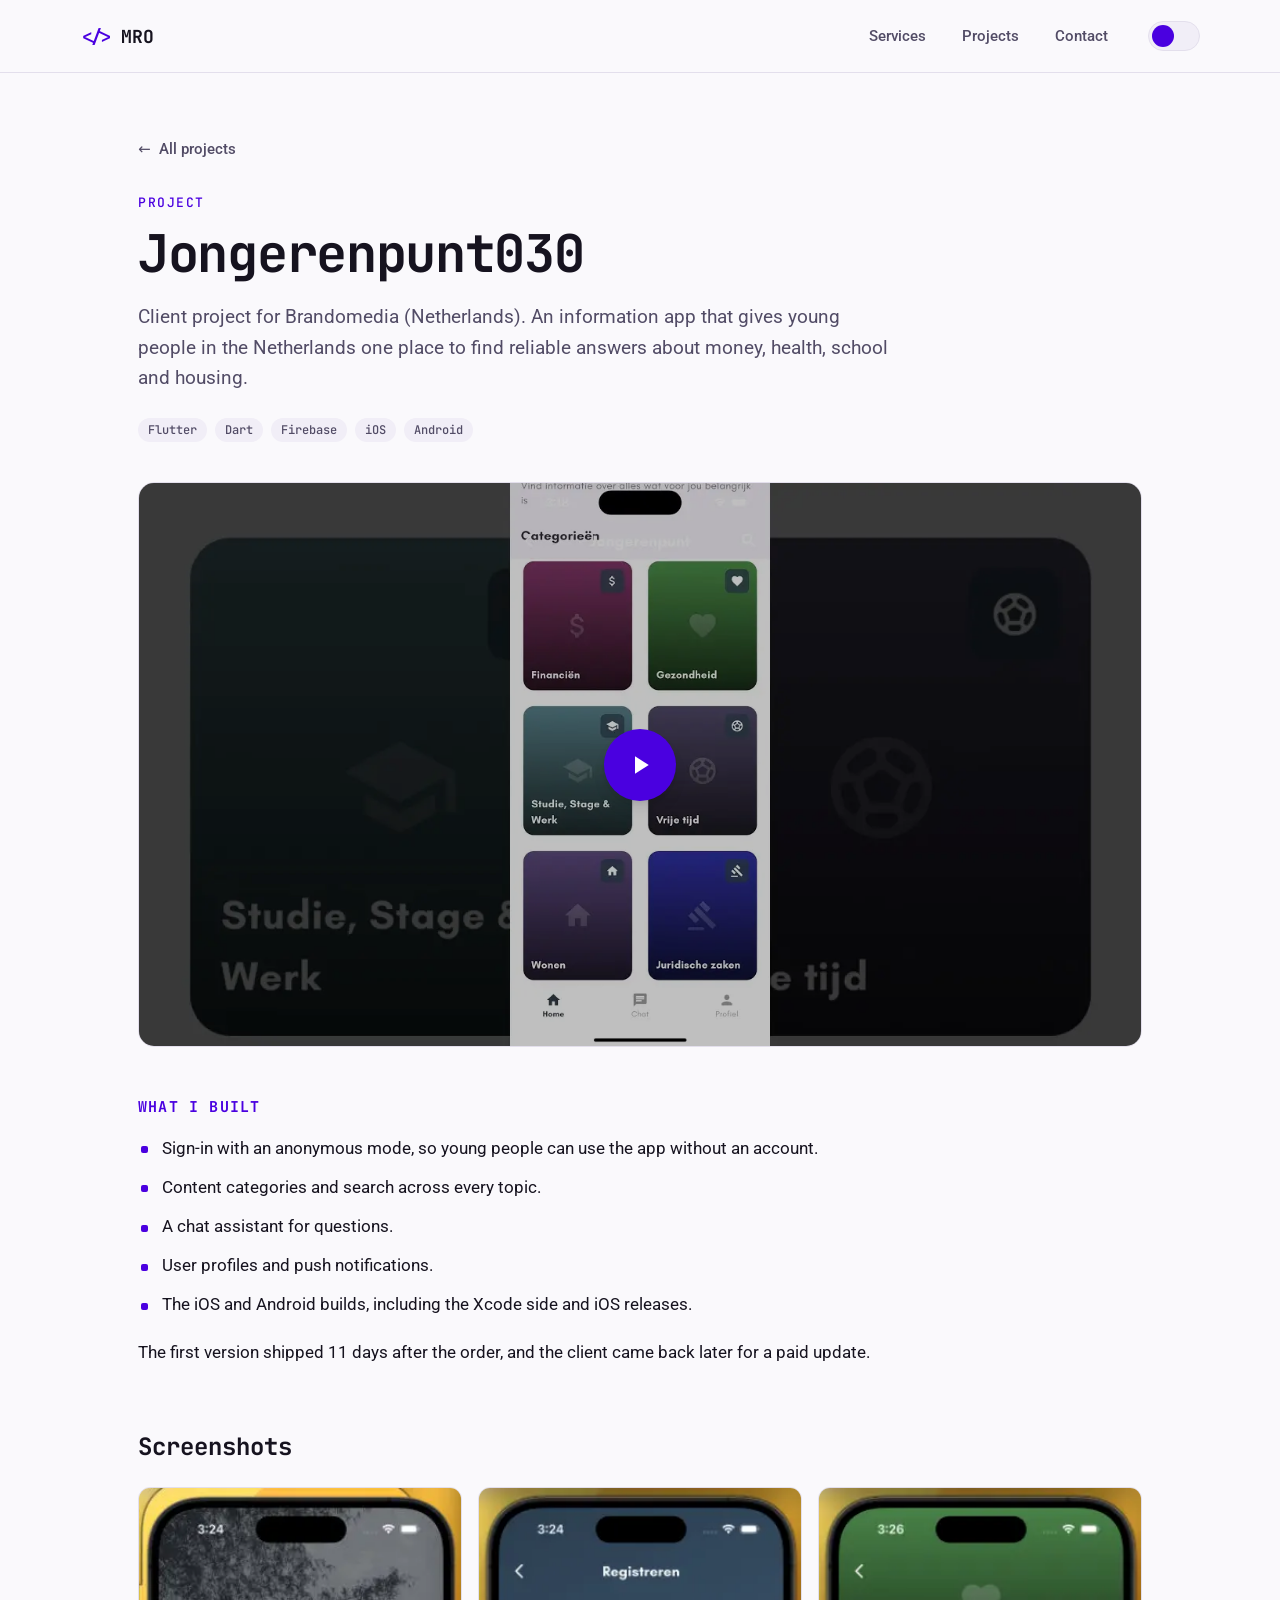
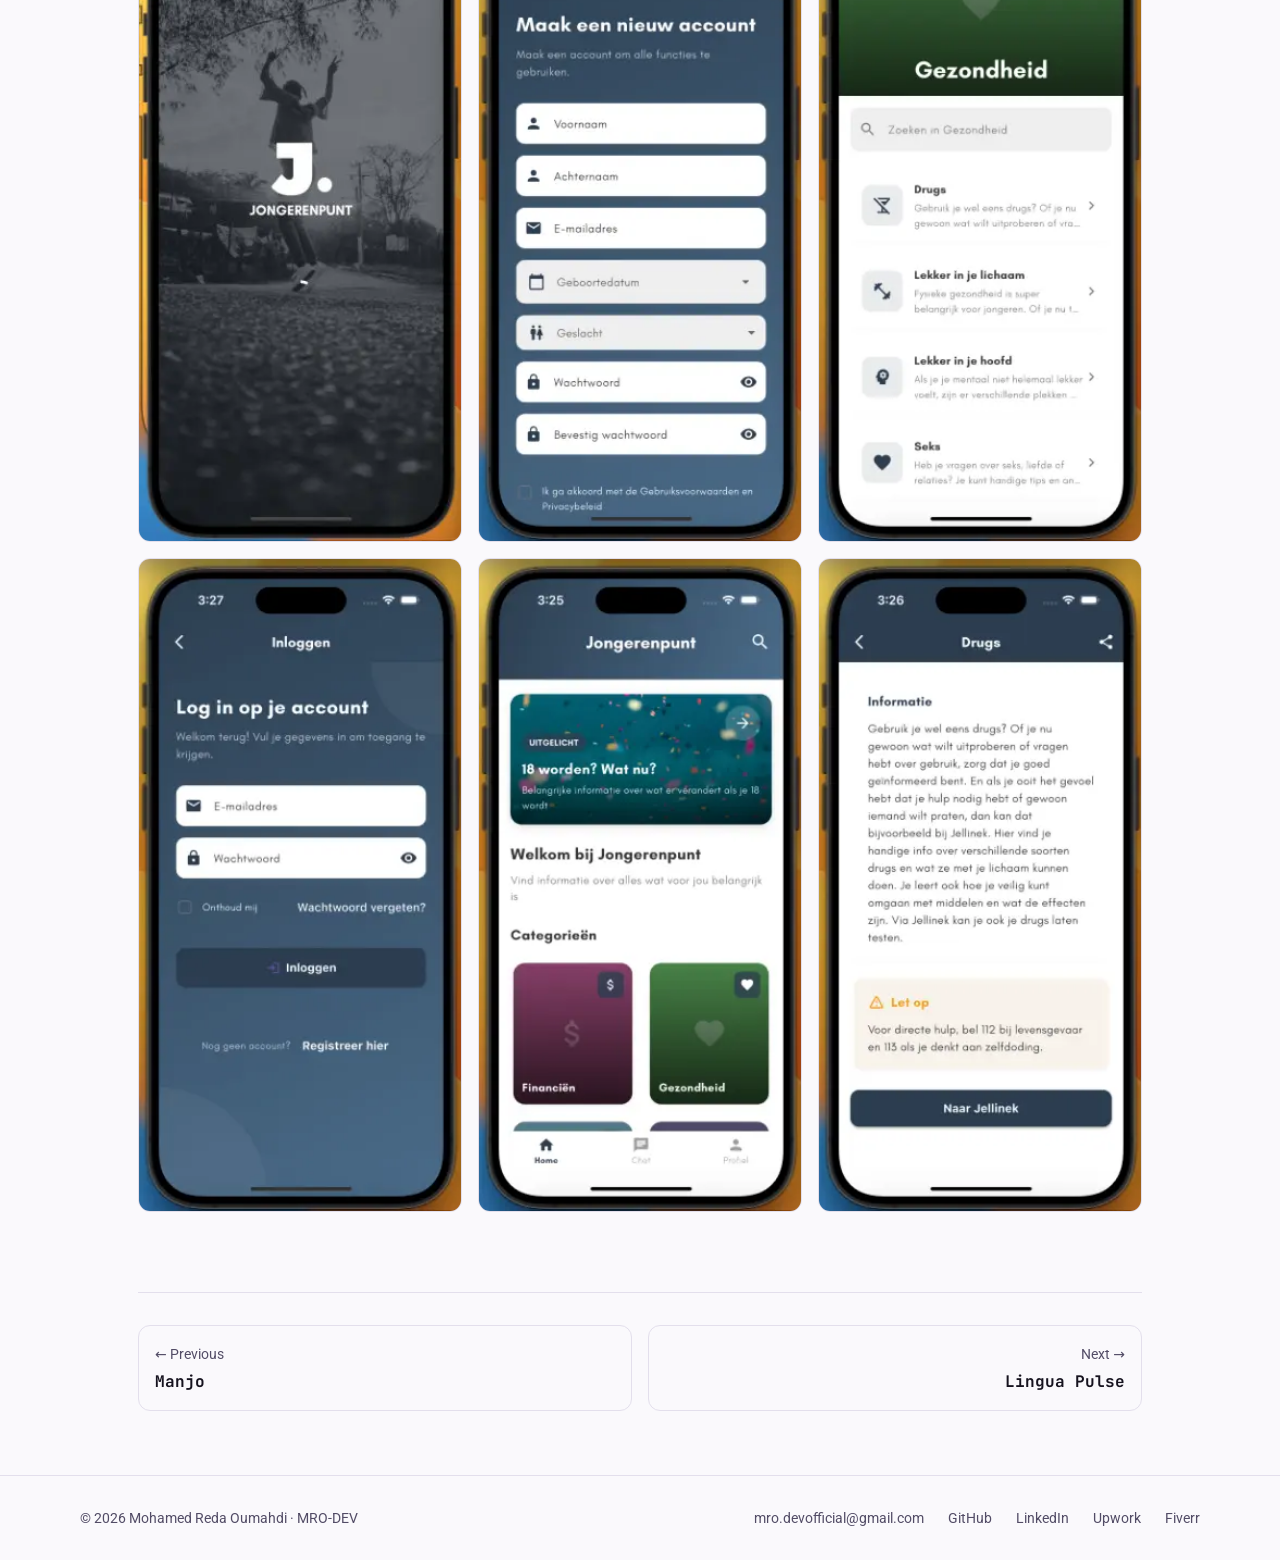
<file: work/jongerenpunt030/index.html>
<!DOCTYPE html><html lang="en"><head><meta charset="utf-8"><meta name="viewport" content="width=device-width, initial-scale=1"><title>Jongerenpunt030 · Mohamed Reda Oumahdi</title><meta name="description" content="Client project for Brandomedia (Netherlands). An information app that gives young people in the Netherlands one place to find reliable answers about mon..."><meta name="author" content="Mohamed Reda Oumahdi"><link rel="canonical" href="https://mohamedredaoumahdi.github.io/work/jongerenpunt030/"><meta name="theme-color" content="#4A00E0"><link rel="icon" type="image/png" href="/favicon.png"><link rel="apple-touch-icon" href="/icons/Icon-192.png"><link rel="sitemap" href="/sitemap-index.xml"><meta property="og:type" content="website"><meta property="og:site_name" content="MRO-DEV"><meta property="og:title" content="Jongerenpunt030 · Mohamed Reda Oumahdi"><meta property="og:description" content="Client project for Brandomedia (Netherlands). An information app that gives young people in the Netherlands one place to find reliable answers about mon..."><meta property="og:url" content="https://mohamedredaoumahdi.github.io/work/jongerenpunt030/"><meta property="og:image" content="https://mohamedredaoumahdi.github.io/_astro/jongerenpunt030-thumb.ulWUsTPI_cBrEL.jpg"><meta property="og:image:width" content="1200"><meta property="og:image:height" content="630"><meta property="og:image:alt" content="MRO-DEV: Mobile developer for founders who need it done right."><meta property="og:locale" content="en_US"><meta name="twitter:card" content="summary_large_image"><meta name="twitter:title" content="Jongerenpunt030 · Mohamed Reda Oumahdi"><meta name="twitter:description" content="Client project for Brandomedia (Netherlands). An information app that gives young people in the Netherlands one place to find reliable answers about mon..."><meta name="twitter:image" content="https://mohamedredaoumahdi.github.io/_astro/jongerenpunt030-thumb.ulWUsTPI_cBrEL.jpg"><script type="application/ld+json">{"@context":"https://schema.org","@type":"Person","name":"Mohamed Reda Oumahdi","alternateName":"MRO-DEV","jobTitle":"Freelance Mobile Developer","description":"Freelance mobile developer building Flutter + Firebase apps and native iOS apps in Swift/SwiftUI.","url":"https://mohamedredaoumahdi.github.io/","image":"https://mohamedredaoumahdi.github.io/og-image.png","email":"mailto:mro.devofficial@gmail.com","address":{"@type":"PostalAddress","addressLocality":"Agadir","addressCountry":"MA"},"knowsAbout":["Flutter","Dart","Firebase","Swift","SwiftUI","iOS development","Android development","Stripe","Riverpod","GetX"],"knowsLanguage":["ar","en","fr"],"sameAs":["https://github.com/mohamedredaoumahdi","https://www.linkedin.com/in/mohamed-reda-oumahdi-673929200/","https://www.upwork.com/freelancers/~01eeb2ba7fdff916ba","https://www.fiverr.com/users/medredaoumahdi/"]}</script><!-- Apply the saved or system theme before first paint (no flash). --><script>
      (() => {
        let theme = null;
        try { theme = localStorage.getItem('theme'); } catch (e) {}
        const dark = theme ? theme === 'dark' : matchMedia('(prefers-color-scheme: dark)').matches;
        document.documentElement.classList.toggle('dark', dark);
      })();
    </script><link rel="stylesheet" href="/_astro/Footer.CC6nyVhg.css"><style>.body[data-astro-cid-pznzci7v]{font-size:17px;line-height:1.7}.body[data-astro-cid-pznzci7v] p[data-astro-cid-pznzci7v]{margin-top:1.1em}.body[data-astro-cid-pznzci7v] p[data-astro-cid-pznzci7v]:first-child{margin-top:0}.body[data-astro-cid-pznzci7v] h2[data-astro-cid-pznzci7v]{font-family:var(--font-mono);letter-spacing:.08em;text-transform:uppercase;color:var(--accent);margin-top:2em;font-size:15px;font-weight:700}.body[data-astro-cid-pznzci7v] ul[data-astro-cid-pznzci7v]{gap:.6em;margin-top:.8em;padding:0;list-style:none;display:grid}.body[data-astro-cid-pznzci7v] li[data-astro-cid-pznzci7v]{padding-left:1.4em;position:relative}.body[data-astro-cid-pznzci7v] li[data-astro-cid-pznzci7v]:before{content:"";background:var(--accent);border-radius:2px;width:7px;height:7px;position:absolute;top:.72em;left:.2em}.gallery[data-astro-cid-pznzci7v]{columns:2 160px;column-gap:16px}@media (width>=768px){.gallery[data-astro-cid-pznzci7v]{columns:3}}
</style></head><body class="min-h-screen bg-bg text-text"><a href="#main" class="sr-only focus:not-sr-only focus:fixed focus:left-4 focus:top-4 focus:z-50 focus:rounded-lg focus:bg-btn focus:px-4 focus:py-2 focus:text-white">Skip to content</a><header class="sticky top-0 z-40 border-b border-line bg-bg/90 backdrop-blur"><nav class="mx-auto flex h-[60px] max-w-[1440px] items-center justify-between px-5 lg:h-[72px] lg:px-20" aria-label="Main"><a href="/" class="flex gap-2 font-mono text-[17px] font-bold text-text lg:text-[18px]" aria-label="MRO-DEV, home"><span class="text-accent" aria-hidden="true">&lt;/&gt;</span><span>MRO</span></a><div class="flex items-center gap-2 lg:gap-10"><ul class="hidden gap-9 text-[15px] font-medium lg:flex"><li><a href="/#services" class="text-muted transition-colors hover:text-text">Services</a></li><li><a href="/#projects" class="text-muted transition-colors hover:text-text">Projects</a></li><li><a href="/#contact" class="text-muted transition-colors hover:text-text">Contact</a></li></ul><button type="button" data-theme-toggle role="switch" aria-checked="false" aria-label="Dark mode" class="flex h-[30px] w-[52px] items-center justify-start rounded-full border border-line bg-surface-2 p-[3px] dark:justify-end"><span class="relative block size-[22px] overflow-hidden rounded-full bg-accent"><!-- Crescent cut-out in dark mode --><span class="absolute left-2 -top-1 hidden size-[18px] rounded-full bg-surface-2 dark:block"></span></span></button><button type="button" data-menu-toggle aria-expanded="false" aria-controls="mobile-menu" aria-label="Open menu" class="flex size-11 flex-col items-center justify-center gap-[5px] lg:hidden"><span class="h-0.5 w-5 rounded bg-text"></span><span class="h-0.5 w-5 rounded bg-text"></span><span class="h-0.5 w-5 rounded bg-text"></span></button></div></nav><ul id="mobile-menu" hidden class="border-t border-line px-5 py-2 lg:hidden"><li><a href="/#services" class="block py-3 text-base font-medium text-text" data-menu-link>Services</a></li><li><a href="/#projects" class="block py-3 text-base font-medium text-text" data-menu-link>Projects</a></li><li><a href="/#contact" class="block py-3 text-base font-medium text-text" data-menu-link>Contact</a></li></ul></header><script type="module">var e=document.documentElement,t=document.querySelector(`[data-theme-toggle]`),n=()=>t.setAttribute(`aria-checked`,String(e.classList.contains(`dark`)));n(),t.addEventListener(`click`,()=>{let t=!e.classList.contains(`dark`);e.classList.toggle(`dark`,t);try{localStorage.setItem(`theme`,t?`dark`:`light`)}catch{}n()});var r=document.querySelector(`[data-menu-toggle]`),i=document.getElementById(`mobile-menu`),a=!1,o=e=>{a=e,i.hidden=!e,r.setAttribute(`aria-expanded`,String(e)),r.setAttribute(`aria-label`,e?`Close menu`:`Open menu`)};r.addEventListener(`click`,()=>o(!a)),i.querySelectorAll(`[data-menu-link]`).forEach(e=>e.addEventListener(`click`,()=>o(!1)));</script><main id="main" class="mx-auto max-w-[1100px] px-5 py-10 md:px-12 lg:py-16" data-astro-cid-pznzci7v><a href="/#projects" class="inline-flex items-center gap-2 text-[15px] font-medium text-muted hover:text-text" data-astro-cid-pznzci7v><span aria-hidden="true" data-astro-cid-pznzci7v>&larr;</span> All projects</a><header class="mt-8" data-astro-cid-pznzci7v><p class="font-mono text-[13px] font-medium tracking-[0.12em] text-accent" data-astro-cid-pznzci7v>PROJECT</p><h1 class="mt-3 font-mono text-4xl font-bold tracking-tight text-balance lg:text-[52px] lg:leading-[1.1]" data-astro-cid-pznzci7v>Jongerenpunt030</h1><p class="mt-5 max-w-[760px] text-lg leading-relaxed text-muted lg:text-[19px]" data-astro-cid-pznzci7v>Client project for Brandomedia (Netherlands). An information app that gives young people in the Netherlands one place to find reliable answers about money, health, school and housing.</p><div class="mt-6" data-astro-cid-pznzci7v><ul class="flex flex-wrap gap-2" aria-label="Technologies"><li class="rounded-full bg-surface-2 px-2.5 py-1 font-mono text-xs font-medium text-muted">Flutter</li><li class="rounded-full bg-surface-2 px-2.5 py-1 font-mono text-xs font-medium text-muted">Dart</li><li class="rounded-full bg-surface-2 px-2.5 py-1 font-mono text-xs font-medium text-muted">Firebase</li><li class="rounded-full bg-surface-2 px-2.5 py-1 font-mono text-xs font-medium text-muted">iOS</li><li class="rounded-full bg-surface-2 px-2.5 py-1 font-mono text-xs font-medium text-muted">Android</li></ul></div></header><div class="mt-10" data-astro-cid-pznzci7v><div class="yt relative aspect-video overflow-hidden rounded-2xl border border-line bg-black" data-video-id="uNwlq5v9lH8" data-title="Jongerenpunt030 demo"><img src="/_astro/jongerenpunt030-thumb.ulWUsTPI_ODMoo.webp" srcset="/_astro/jongerenpunt030-thumb.ulWUsTPI_Z1C2lE2.webp 640w, /_astro/jongerenpunt030-thumb.ulWUsTPI_Z1Du2KB.webp 960w, /_astro/jongerenpunt030-thumb.ulWUsTPI_ODMoo.webp 1280w" alt sizes="(min-width: 1100px) 1040px, 100vw" loading="eager" decoding="async" width="1280" height="720" class="size-full object-cover"><button type="button" class="absolute inset-0 flex items-center justify-center bg-black/25 transition hover:bg-black/10" aria-label="Play video: Jongerenpunt030 demo"><span class="flex size-[72px] items-center justify-center rounded-full bg-btn text-white shadow-lg"><svg viewBox="0 0 24 24" width="30" height="30" fill="currentColor" aria-hidden="true"><path d="M8 5v14l11-7z"></path></svg></span></button><noscript><a class="absolute inset-0 flex items-end p-4 text-white underline" href="https://www.youtube.com/watch?v=uNwlq5v9lH8">Watch on YouTube</a></noscript></div><script type="module">document.querySelectorAll(`.yt`).forEach(e=>{e.querySelector(`button`)?.addEventListener(`click`,()=>{let t=document.createElement(`iframe`);t.src=`https://www.youtube-nocookie.com/embed/${e.dataset.videoId}?autoplay=1&rel=0`,t.title=e.dataset.title??`Project video`,t.allow=`accelerometer; autoplay; clipboard-write; encrypted-media; gyroscope; picture-in-picture`,t.allowFullscreen=!0,t.className=`absolute inset-0 size-full`,e.replaceChildren(t),t.focus()})});</script></div><div class="body mt-12 max-w-[760px]" data-astro-cid-pznzci7v><h2 data-astro-cid-pznzci7v>What I built</h2><ul data-astro-cid-pznzci7v><li data-astro-cid-pznzci7v>Sign-in with an anonymous mode, so young people can use the app without an account.</li><li data-astro-cid-pznzci7v>Content categories and search across every topic.</li><li data-astro-cid-pznzci7v>A chat assistant for questions.</li><li data-astro-cid-pznzci7v>User profiles and push notifications.</li><li data-astro-cid-pznzci7v>The iOS and Android builds, including the Xcode side and iOS releases.</li></ul><p data-astro-cid-pznzci7v>The first version shipped 11 days after the order, and the client came back later for a paid update.</p></div><section class="mt-16" aria-labelledby="gallery-title" data-astro-cid-pznzci7v><h2 id="gallery-title" class="font-mono text-2xl font-bold" data-astro-cid-pznzci7v>Screenshots</h2><ul class="gallery mt-6" role="list" data-astro-cid-pznzci7v><li class="mb-4 break-inside-avoid" data-astro-cid-pznzci7v><a href="/_astro/jongerenpunt030-1.LFpwceXb_2l45s4.webp" class="block overflow-hidden rounded-xl border border-line bg-surface-2 transition hover:border-accent" aria-label="Open full size: Jongerenpunt030 screenshot 1" data-astro-cid-pznzci7v><img src="/_astro/jongerenpunt030-1.LFpwceXb_Z1lFnQy.webp" srcset="/_astro/jongerenpunt030-1.LFpwceXb_Z1lFnQy.webp 296w" alt="Jongerenpunt030 screenshot 1" sizes="(min-width: 768px) 330px, 50vw" loading="lazy" data-astro-cid-pznzci7v="true" decoding="async" width="296" height="600" class="w-full"></a></li><li class="mb-4 break-inside-avoid" data-astro-cid-pznzci7v><a href="/_astro/jongerenpunt030-2.TV8nYgEo_ZGC0VB.webp" class="block overflow-hidden rounded-xl border border-line bg-surface-2 transition hover:border-accent" aria-label="Open full size: Jongerenpunt030 screenshot 2" data-astro-cid-pznzci7v><img src="/_astro/jongerenpunt030-2.TV8nYgEo_FODxH.webp" srcset="/_astro/jongerenpunt030-2.TV8nYgEo_FODxH.webp 296w" alt="Jongerenpunt030 screenshot 2" sizes="(min-width: 768px) 330px, 50vw" loading="lazy" data-astro-cid-pznzci7v="true" decoding="async" width="296" height="600" class="w-full"></a></li><li class="mb-4 break-inside-avoid" data-astro-cid-pznzci7v><a href="/_astro/jongerenpunt030-3.DEb55wvi_2eYhFk.webp" class="block overflow-hidden rounded-xl border border-line bg-surface-2 transition hover:border-accent" aria-label="Open full size: Jongerenpunt030 screenshot 3" data-astro-cid-pznzci7v><img src="/_astro/jongerenpunt030-3.DEb55wvi_Z1rKbDi.webp" srcset="/_astro/jongerenpunt030-3.DEb55wvi_Z1rKbDi.webp 296w" alt="Jongerenpunt030 screenshot 3" sizes="(min-width: 768px) 330px, 50vw" loading="lazy" data-astro-cid-pznzci7v="true" decoding="async" width="296" height="600" class="w-full"></a></li><li class="mb-4 break-inside-avoid" data-astro-cid-pznzci7v><a href="/_astro/jongerenpunt030-4.C4wvzwIq_13bc5D.webp" class="block overflow-hidden rounded-xl border border-line bg-surface-2 transition hover:border-accent" aria-label="Open full size: Jongerenpunt030 screenshot 4" data-astro-cid-pznzci7v><img src="/_astro/jongerenpunt030-4.C4wvzwIq_2qCQzW.webp" srcset="/_astro/jongerenpunt030-4.C4wvzwIq_2qCQzW.webp 296w" alt="Jongerenpunt030 screenshot 4" sizes="(min-width: 768px) 330px, 50vw" loading="lazy" data-astro-cid-pznzci7v="true" decoding="async" width="296" height="600" class="w-full"></a></li><li class="mb-4 break-inside-avoid" data-astro-cid-pznzci7v><a href="/_astro/jongerenpunt030-5.mrcnpP9U_Z2jfh2w.webp" class="block overflow-hidden rounded-xl border border-line bg-surface-2 transition hover:border-accent" aria-label="Open full size: Jongerenpunt030 screenshot 5" data-astro-cid-pznzci7v><img src="/_astro/jongerenpunt030-5.mrcnpP9U_ZUMBxd.webp" srcset="/_astro/jongerenpunt030-5.mrcnpP9U_ZUMBxd.webp 296w" alt="Jongerenpunt030 screenshot 5" sizes="(min-width: 768px) 330px, 50vw" loading="lazy" data-astro-cid-pznzci7v="true" decoding="async" width="296" height="600" class="w-full"></a></li><li class="mb-4 break-inside-avoid" data-astro-cid-pznzci7v><a href="/_astro/jongerenpunt030-6.BHRjtH9M_Z11hoLm.webp" class="block overflow-hidden rounded-xl border border-line bg-surface-2 transition hover:border-accent" aria-label="Open full size: Jongerenpunt030 screenshot 6" data-astro-cid-pznzci7v><img src="/_astro/jongerenpunt030-6.BHRjtH9M_mafHW.webp" srcset="/_astro/jongerenpunt030-6.BHRjtH9M_mafHW.webp 296w" alt="Jongerenpunt030 screenshot 6" sizes="(min-width: 768px) 330px, 50vw" loading="lazy" data-astro-cid-pznzci7v="true" decoding="async" width="296" height="600" class="w-full"></a></li></ul></section><nav class="mt-16 grid gap-4 border-t border-line pt-8 sm:grid-cols-2" aria-label="More projects" data-astro-cid-pznzci7v><a href="/work/manjo/" class="rounded-xl border border-line p-4 hover:border-accent" data-astro-cid-pznzci7v><span class="text-sm text-muted" data-astro-cid-pznzci7v>&larr; Previous</span><span class="mt-1 block font-mono font-bold" data-astro-cid-pznzci7v>Manjo</span></a><a href="/work/lingua-pulse/" class="rounded-xl border border-line p-4 text-right hover:border-accent sm:col-start-2" data-astro-cid-pznzci7v><span class="text-sm text-muted" data-astro-cid-pznzci7v>Next &rarr;</span><span class="mt-1 block font-mono font-bold" data-astro-cid-pznzci7v>Lingua Pulse</span></a></nav></main><footer class="border-t border-line"><div class="mx-auto flex max-w-[1440px] flex-col gap-4 px-5 py-8 text-sm text-muted md:flex-row md:items-center md:justify-between lg:px-20"><p>&copy; 2026 Mohamed Reda Oumahdi · MRO-DEV</p><ul class="flex flex-wrap gap-x-6 gap-y-2"><li><a href="mailto:mro.devofficial@gmail.com" class="hover:text-text">mro.devofficial@gmail.com</a></li><li><a href="https://github.com/mohamedredaoumahdi" class="hover:text-text" rel="me noopener" target="_blank">GitHub</a></li><li><a href="https://www.linkedin.com/in/mohamed-reda-oumahdi-673929200/" class="hover:text-text" rel="me noopener" target="_blank">LinkedIn</a></li><li><a href="https://www.upwork.com/freelancers/~01eeb2ba7fdff916ba" class="hover:text-text" rel="me noopener" target="_blank">Upwork</a></li><li><a href="https://www.fiverr.com/users/medredaoumahdi/" class="hover:text-text" rel="me noopener" target="_blank">Fiverr</a></li></ul></div></footer><script type="module" src="https://static.cloudflareinsights.com/beacon.min.js" data-cf-beacon="{&quot;token&quot;:&quot;7c40934f63c54dfc88fba3b0391848d2&quot;}"></script></body></html>
</file>
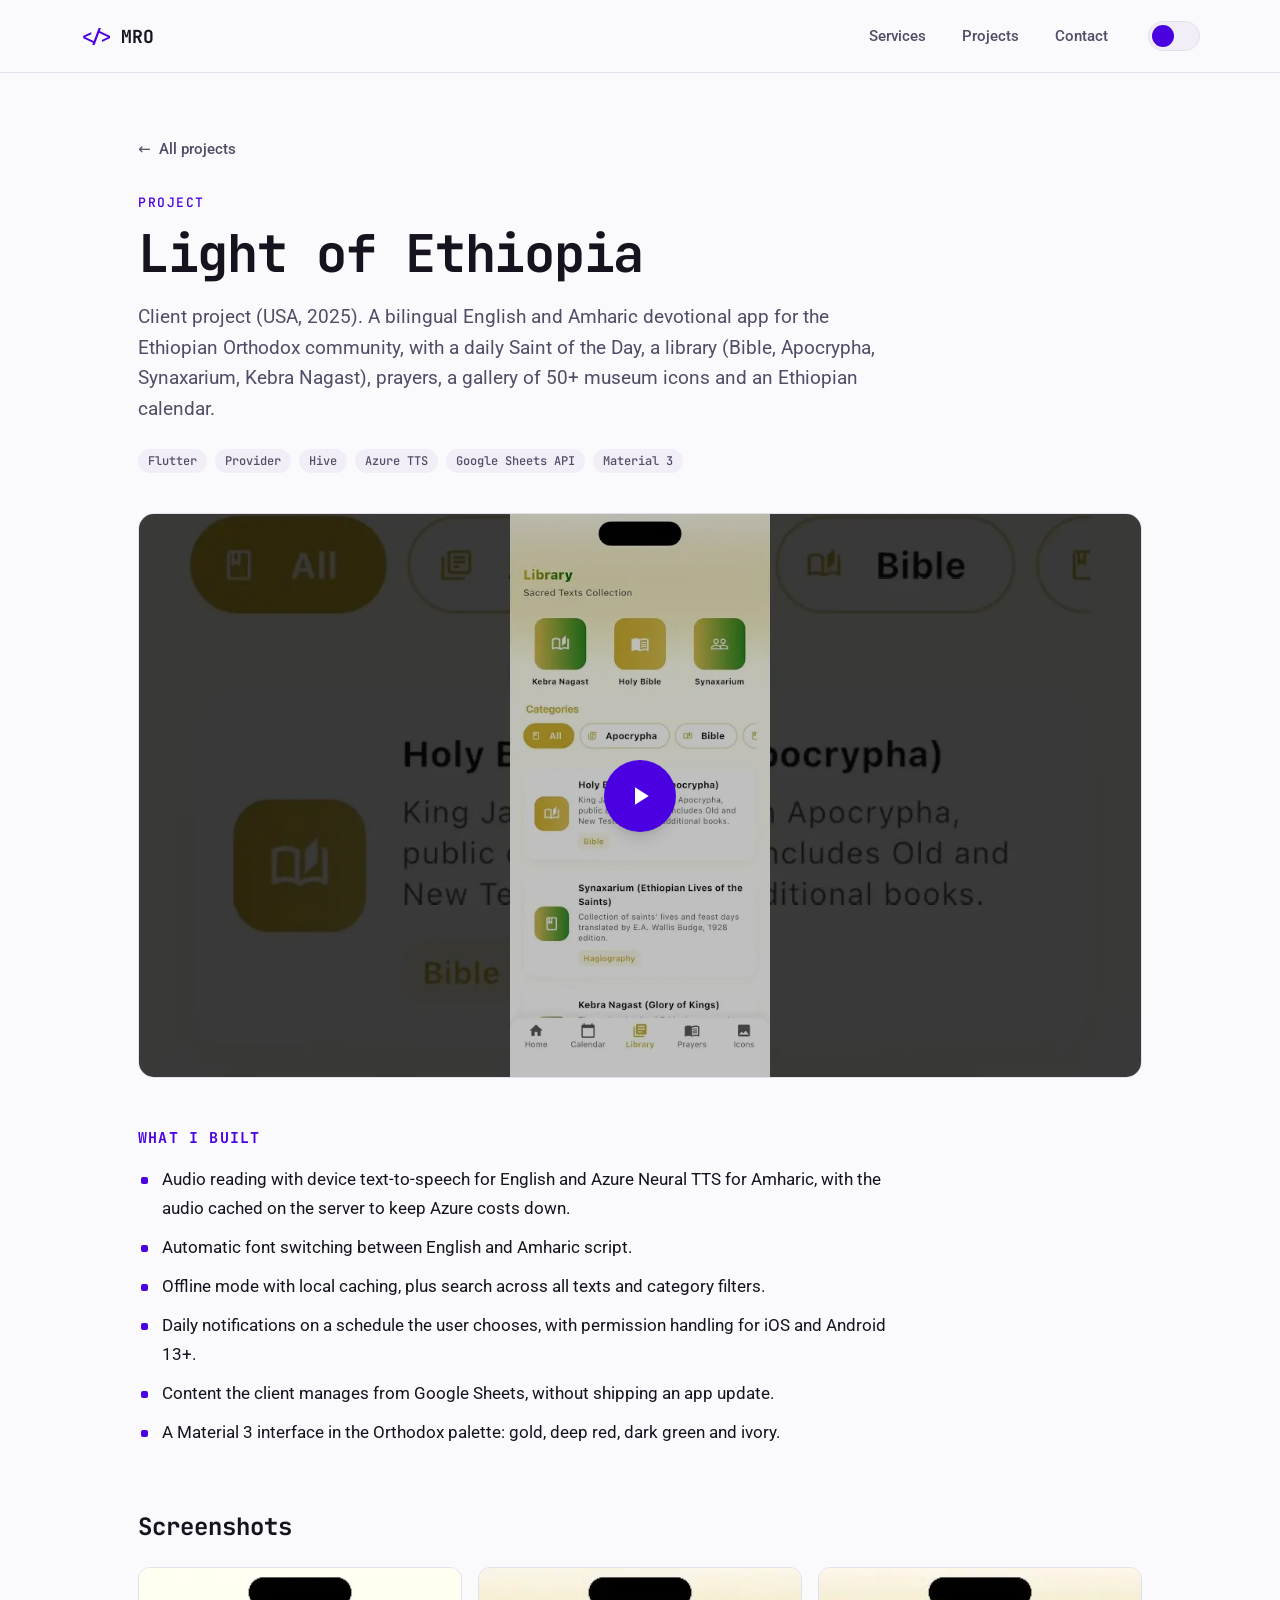
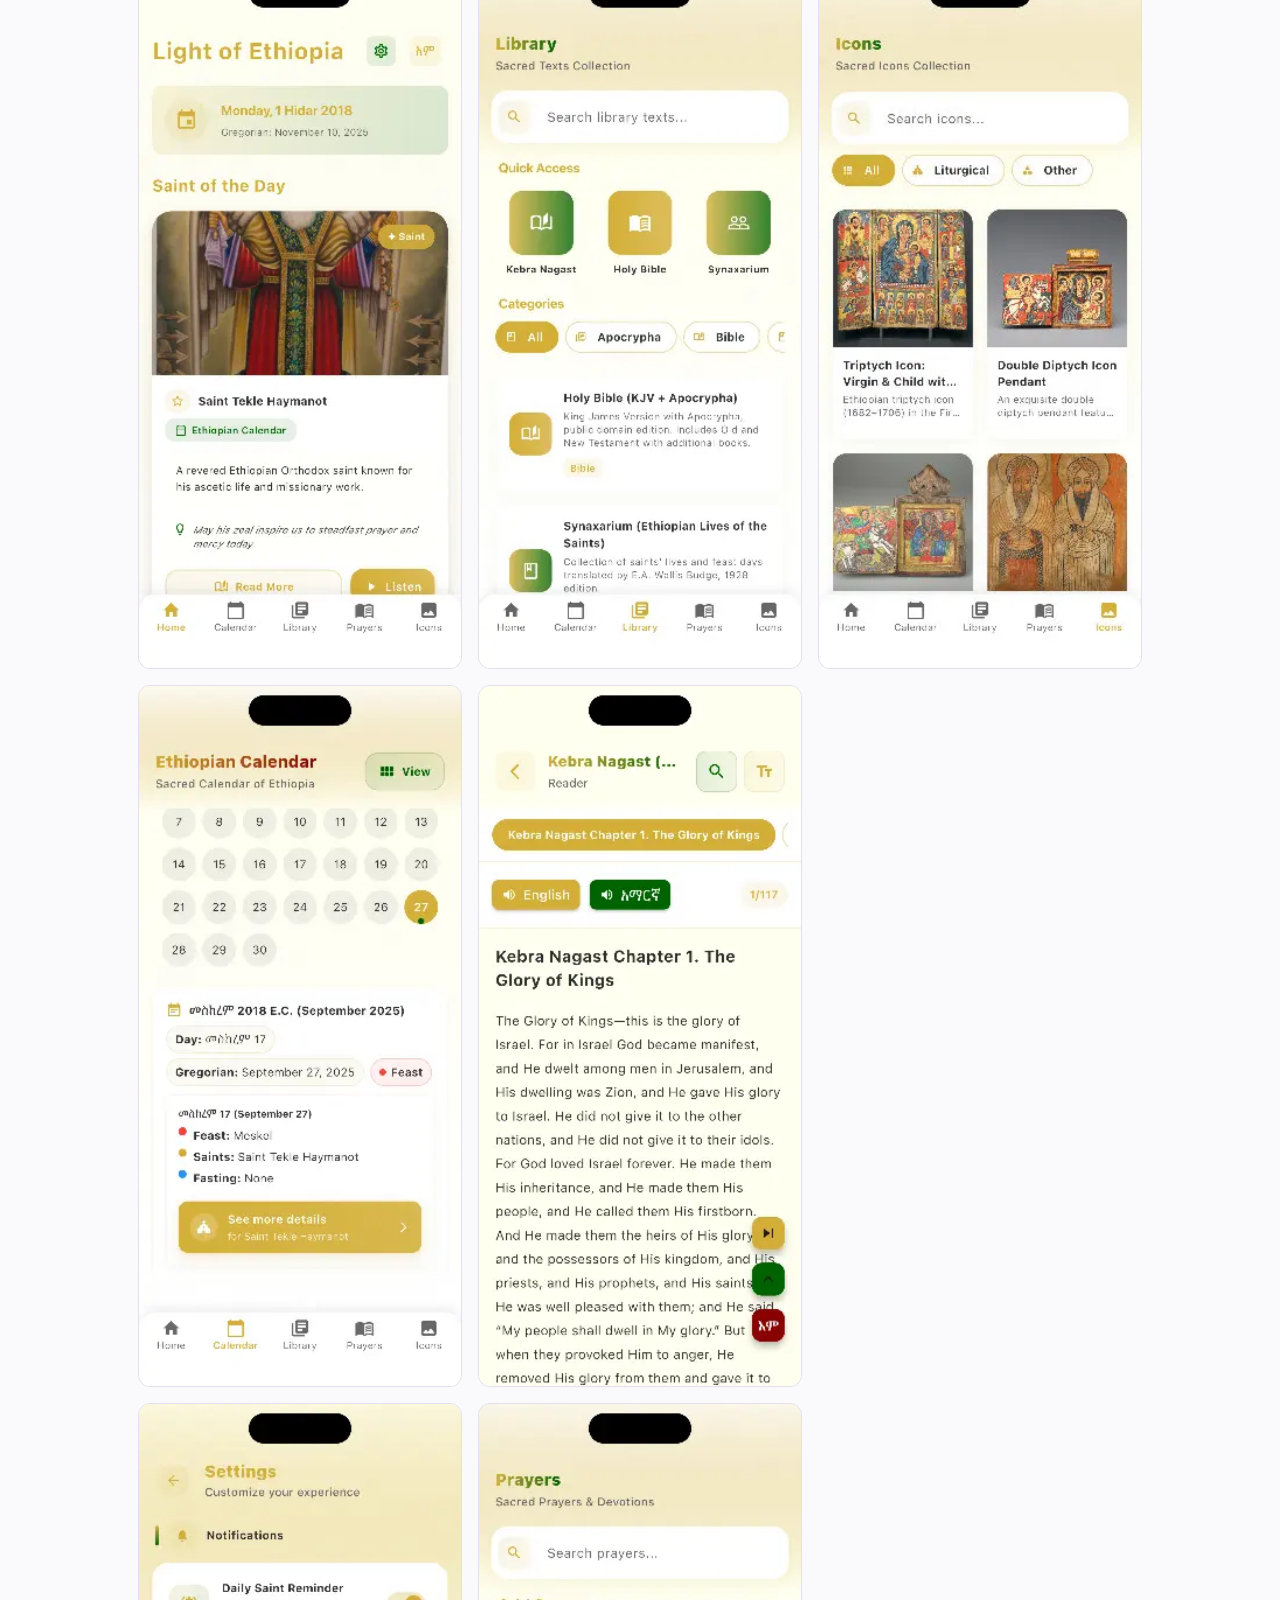
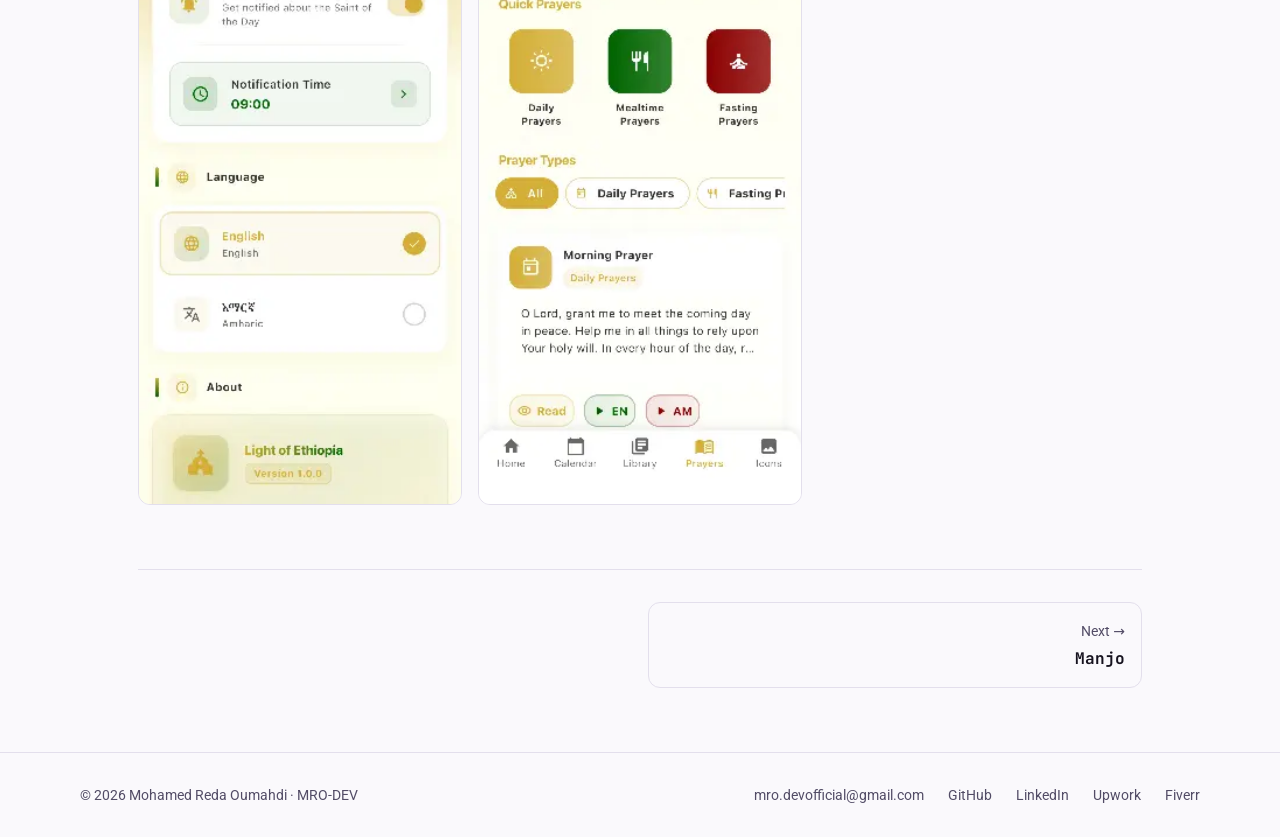
<file: work/light-of-ethiopia/index.html>
<!DOCTYPE html><html lang="en"><head><meta charset="utf-8"><meta name="viewport" content="width=device-width, initial-scale=1"><title>Light of Ethiopia · Mohamed Reda Oumahdi</title><meta name="description" content="Client project (USA, 2025). A bilingual English and Amharic devotional app for the Ethiopian Orthodox community, with a daily Saint of the Day, a librar..."><meta name="author" content="Mohamed Reda Oumahdi"><link rel="canonical" href="https://mohamedredaoumahdi.github.io/work/light-of-ethiopia/"><meta name="theme-color" content="#4A00E0"><link rel="icon" type="image/png" href="/favicon.png"><link rel="apple-touch-icon" href="/icons/Icon-192.png"><link rel="sitemap" href="/sitemap-index.xml"><meta property="og:type" content="website"><meta property="og:site_name" content="MRO-DEV"><meta property="og:title" content="Light of Ethiopia · Mohamed Reda Oumahdi"><meta property="og:description" content="Client project (USA, 2025). A bilingual English and Amharic devotional app for the Ethiopian Orthodox community, with a daily Saint of the Day, a librar..."><meta property="og:url" content="https://mohamedredaoumahdi.github.io/work/light-of-ethiopia/"><meta property="og:image" content="https://mohamedredaoumahdi.github.io/_astro/light-of-ethiopia-thumb.CV9uv09x_Zarg6x.jpg"><meta property="og:image:width" content="1200"><meta property="og:image:height" content="630"><meta property="og:image:alt" content="MRO-DEV: Mobile developer for founders who need it done right."><meta property="og:locale" content="en_US"><meta name="twitter:card" content="summary_large_image"><meta name="twitter:title" content="Light of Ethiopia · Mohamed Reda Oumahdi"><meta name="twitter:description" content="Client project (USA, 2025). A bilingual English and Amharic devotional app for the Ethiopian Orthodox community, with a daily Saint of the Day, a librar..."><meta name="twitter:image" content="https://mohamedredaoumahdi.github.io/_astro/light-of-ethiopia-thumb.CV9uv09x_Zarg6x.jpg"><script type="application/ld+json">{"@context":"https://schema.org","@type":"Person","name":"Mohamed Reda Oumahdi","alternateName":"MRO-DEV","jobTitle":"Freelance Mobile Developer","description":"Freelance mobile developer building Flutter + Firebase apps and native iOS apps in Swift/SwiftUI.","url":"https://mohamedredaoumahdi.github.io/","image":"https://mohamedredaoumahdi.github.io/og-image.png","email":"mailto:mro.devofficial@gmail.com","address":{"@type":"PostalAddress","addressLocality":"Agadir","addressCountry":"MA"},"knowsAbout":["Flutter","Dart","Firebase","Swift","SwiftUI","iOS development","Android development","Stripe","Riverpod","GetX"],"knowsLanguage":["ar","en","fr"],"sameAs":["https://github.com/mohamedredaoumahdi","https://www.linkedin.com/in/mohamed-reda-oumahdi-673929200/","https://www.upwork.com/freelancers/~01eeb2ba7fdff916ba","https://www.fiverr.com/users/medredaoumahdi/"]}</script><!-- Apply the saved or system theme before first paint (no flash). --><script>
      (() => {
        let theme = null;
        try { theme = localStorage.getItem('theme'); } catch (e) {}
        const dark = theme ? theme === 'dark' : matchMedia('(prefers-color-scheme: dark)').matches;
        document.documentElement.classList.toggle('dark', dark);
      })();
    </script><link rel="stylesheet" href="/_astro/Footer.CC6nyVhg.css"><style>.body[data-astro-cid-pznzci7v]{font-size:17px;line-height:1.7}.body[data-astro-cid-pznzci7v] p[data-astro-cid-pznzci7v]{margin-top:1.1em}.body[data-astro-cid-pznzci7v] p[data-astro-cid-pznzci7v]:first-child{margin-top:0}.body[data-astro-cid-pznzci7v] h2[data-astro-cid-pznzci7v]{font-family:var(--font-mono);letter-spacing:.08em;text-transform:uppercase;color:var(--accent);margin-top:2em;font-size:15px;font-weight:700}.body[data-astro-cid-pznzci7v] ul[data-astro-cid-pznzci7v]{gap:.6em;margin-top:.8em;padding:0;list-style:none;display:grid}.body[data-astro-cid-pznzci7v] li[data-astro-cid-pznzci7v]{padding-left:1.4em;position:relative}.body[data-astro-cid-pznzci7v] li[data-astro-cid-pznzci7v]:before{content:"";background:var(--accent);border-radius:2px;width:7px;height:7px;position:absolute;top:.72em;left:.2em}.gallery[data-astro-cid-pznzci7v]{columns:2 160px;column-gap:16px}@media (width>=768px){.gallery[data-astro-cid-pznzci7v]{columns:3}}
</style></head><body class="min-h-screen bg-bg text-text"><a href="#main" class="sr-only focus:not-sr-only focus:fixed focus:left-4 focus:top-4 focus:z-50 focus:rounded-lg focus:bg-btn focus:px-4 focus:py-2 focus:text-white">Skip to content</a><header class="sticky top-0 z-40 border-b border-line bg-bg/90 backdrop-blur"><nav class="mx-auto flex h-[60px] max-w-[1440px] items-center justify-between px-5 lg:h-[72px] lg:px-20" aria-label="Main"><a href="/" class="flex gap-2 font-mono text-[17px] font-bold text-text lg:text-[18px]" aria-label="MRO-DEV, home"><span class="text-accent" aria-hidden="true">&lt;/&gt;</span><span>MRO</span></a><div class="flex items-center gap-2 lg:gap-10"><ul class="hidden gap-9 text-[15px] font-medium lg:flex"><li><a href="/#services" class="text-muted transition-colors hover:text-text">Services</a></li><li><a href="/#projects" class="text-muted transition-colors hover:text-text">Projects</a></li><li><a href="/#contact" class="text-muted transition-colors hover:text-text">Contact</a></li></ul><button type="button" data-theme-toggle role="switch" aria-checked="false" aria-label="Dark mode" class="flex h-[30px] w-[52px] items-center justify-start rounded-full border border-line bg-surface-2 p-[3px] dark:justify-end"><span class="relative block size-[22px] overflow-hidden rounded-full bg-accent"><!-- Crescent cut-out in dark mode --><span class="absolute left-2 -top-1 hidden size-[18px] rounded-full bg-surface-2 dark:block"></span></span></button><button type="button" data-menu-toggle aria-expanded="false" aria-controls="mobile-menu" aria-label="Open menu" class="flex size-11 flex-col items-center justify-center gap-[5px] lg:hidden"><span class="h-0.5 w-5 rounded bg-text"></span><span class="h-0.5 w-5 rounded bg-text"></span><span class="h-0.5 w-5 rounded bg-text"></span></button></div></nav><ul id="mobile-menu" hidden class="border-t border-line px-5 py-2 lg:hidden"><li><a href="/#services" class="block py-3 text-base font-medium text-text" data-menu-link>Services</a></li><li><a href="/#projects" class="block py-3 text-base font-medium text-text" data-menu-link>Projects</a></li><li><a href="/#contact" class="block py-3 text-base font-medium text-text" data-menu-link>Contact</a></li></ul></header><script type="module">var e=document.documentElement,t=document.querySelector(`[data-theme-toggle]`),n=()=>t.setAttribute(`aria-checked`,String(e.classList.contains(`dark`)));n(),t.addEventListener(`click`,()=>{let t=!e.classList.contains(`dark`);e.classList.toggle(`dark`,t);try{localStorage.setItem(`theme`,t?`dark`:`light`)}catch{}n()});var r=document.querySelector(`[data-menu-toggle]`),i=document.getElementById(`mobile-menu`),a=!1,o=e=>{a=e,i.hidden=!e,r.setAttribute(`aria-expanded`,String(e)),r.setAttribute(`aria-label`,e?`Close menu`:`Open menu`)};r.addEventListener(`click`,()=>o(!a)),i.querySelectorAll(`[data-menu-link]`).forEach(e=>e.addEventListener(`click`,()=>o(!1)));</script><main id="main" class="mx-auto max-w-[1100px] px-5 py-10 md:px-12 lg:py-16" data-astro-cid-pznzci7v><a href="/#projects" class="inline-flex items-center gap-2 text-[15px] font-medium text-muted hover:text-text" data-astro-cid-pznzci7v><span aria-hidden="true" data-astro-cid-pznzci7v>&larr;</span> All projects</a><header class="mt-8" data-astro-cid-pznzci7v><p class="font-mono text-[13px] font-medium tracking-[0.12em] text-accent" data-astro-cid-pznzci7v>PROJECT</p><h1 class="mt-3 font-mono text-4xl font-bold tracking-tight text-balance lg:text-[52px] lg:leading-[1.1]" data-astro-cid-pznzci7v>Light of Ethiopia</h1><p class="mt-5 max-w-[760px] text-lg leading-relaxed text-muted lg:text-[19px]" data-astro-cid-pznzci7v>Client project (USA, 2025). A bilingual English and Amharic devotional app for the Ethiopian Orthodox community, with a daily Saint of the Day, a library (Bible, Apocrypha, Synaxarium, Kebra Nagast), prayers, a gallery of 50+ museum icons and an Ethiopian calendar.</p><div class="mt-6" data-astro-cid-pznzci7v><ul class="flex flex-wrap gap-2" aria-label="Technologies"><li class="rounded-full bg-surface-2 px-2.5 py-1 font-mono text-xs font-medium text-muted">Flutter</li><li class="rounded-full bg-surface-2 px-2.5 py-1 font-mono text-xs font-medium text-muted">Provider</li><li class="rounded-full bg-surface-2 px-2.5 py-1 font-mono text-xs font-medium text-muted">Hive</li><li class="rounded-full bg-surface-2 px-2.5 py-1 font-mono text-xs font-medium text-muted">Azure TTS</li><li class="rounded-full bg-surface-2 px-2.5 py-1 font-mono text-xs font-medium text-muted">Google Sheets API</li><li class="rounded-full bg-surface-2 px-2.5 py-1 font-mono text-xs font-medium text-muted">Material 3</li></ul></div></header><div class="mt-10" data-astro-cid-pznzci7v><div class="yt relative aspect-video overflow-hidden rounded-2xl border border-line bg-black" data-video-id="F65wHarOy70" data-title="Light of Ethiopia demo"><img src="/_astro/light-of-ethiopia-thumb.CV9uv09x_Z1VU0Gq.webp" srcset="/_astro/light-of-ethiopia-thumb.CV9uv09x_Z24Vt1E.webp 640w, /_astro/light-of-ethiopia-thumb.CV9uv09x_QUHP2.webp 960w, /_astro/light-of-ethiopia-thumb.CV9uv09x_Z1VU0Gq.webp 1280w" alt sizes="(min-width: 1100px) 1040px, 100vw" loading="eager" decoding="async" width="1280" height="720" class="size-full object-cover"><button type="button" class="absolute inset-0 flex items-center justify-center bg-black/25 transition hover:bg-black/10" aria-label="Play video: Light of Ethiopia demo"><span class="flex size-[72px] items-center justify-center rounded-full bg-btn text-white shadow-lg"><svg viewBox="0 0 24 24" width="30" height="30" fill="currentColor" aria-hidden="true"><path d="M8 5v14l11-7z"></path></svg></span></button><noscript><a class="absolute inset-0 flex items-end p-4 text-white underline" href="https://www.youtube.com/watch?v=F65wHarOy70">Watch on YouTube</a></noscript></div><script type="module">document.querySelectorAll(`.yt`).forEach(e=>{e.querySelector(`button`)?.addEventListener(`click`,()=>{let t=document.createElement(`iframe`);t.src=`https://www.youtube-nocookie.com/embed/${e.dataset.videoId}?autoplay=1&rel=0`,t.title=e.dataset.title??`Project video`,t.allow=`accelerometer; autoplay; clipboard-write; encrypted-media; gyroscope; picture-in-picture`,t.allowFullscreen=!0,t.className=`absolute inset-0 size-full`,e.replaceChildren(t),t.focus()})});</script></div><div class="body mt-12 max-w-[760px]" data-astro-cid-pznzci7v><h2 data-astro-cid-pznzci7v>What I built</h2><ul data-astro-cid-pznzci7v><li data-astro-cid-pznzci7v>Audio reading with device text-to-speech for English and Azure Neural TTS for Amharic, with the audio cached on the server to keep Azure costs down.</li><li data-astro-cid-pznzci7v>Automatic font switching between English and Amharic script.</li><li data-astro-cid-pznzci7v>Offline mode with local caching, plus search across all texts and category filters.</li><li data-astro-cid-pznzci7v>Daily notifications on a schedule the user chooses, with permission handling for iOS and Android 13+.</li><li data-astro-cid-pznzci7v>Content the client manages from Google Sheets, without shipping an app update.</li><li data-astro-cid-pznzci7v>A Material 3 interface in the Orthodox palette: gold, deep red, dark green and ivory.</li></ul></div><section class="mt-16" aria-labelledby="gallery-title" data-astro-cid-pznzci7v><h2 id="gallery-title" class="font-mono text-2xl font-bold" data-astro-cid-pznzci7v>Screenshots</h2><ul class="gallery mt-6" role="list" data-astro-cid-pznzci7v><li class="mb-4 break-inside-avoid" data-astro-cid-pznzci7v><a href="/_astro/light-of-ethiopia-1.BRpNnZaq_m8sv4.webp" class="block overflow-hidden rounded-xl border border-line bg-surface-2 transition hover:border-accent" aria-label="Open full size: Light of Ethiopia screenshot 1" data-astro-cid-pznzci7v><img src="/_astro/light-of-ethiopia-1.BRpNnZaq_Z1tcpqq.webp" srcset="/_astro/light-of-ethiopia-1.BRpNnZaq_Z1tcpqq.webp 276w" alt="Light of Ethiopia screenshot 1" sizes="(min-width: 768px) 330px, 50vw" loading="lazy" data-astro-cid-pznzci7v="true" decoding="async" width="276" height="600" class="w-full"></a></li><li class="mb-4 break-inside-avoid" data-astro-cid-pznzci7v><a href="/_astro/light-of-ethiopia-2.Bl7AliNQ_Zu20rh.webp" class="block overflow-hidden rounded-xl border border-line bg-surface-2 transition hover:border-accent" aria-label="Open full size: Light of Ethiopia screenshot 2" data-astro-cid-pznzci7v><img src="/_astro/light-of-ethiopia-2.Bl7AliNQ_Z2kmSnL.webp" srcset="/_astro/light-of-ethiopia-2.Bl7AliNQ_Z2kmSnL.webp 276w" alt="Light of Ethiopia screenshot 2" sizes="(min-width: 768px) 330px, 50vw" loading="lazy" data-astro-cid-pznzci7v="true" decoding="async" width="276" height="600" class="w-full"></a></li><li class="mb-4 break-inside-avoid" data-astro-cid-pznzci7v><a href="/_astro/light-of-ethiopia-3.DgeM6lyV_MLthy.webp" class="block overflow-hidden rounded-xl border border-line bg-surface-2 transition hover:border-accent" aria-label="Open full size: Light of Ethiopia screenshot 3" data-astro-cid-pznzci7v><img src="/_astro/light-of-ethiopia-3.DgeM6lyV_Z12yoDV.webp" srcset="/_astro/light-of-ethiopia-3.DgeM6lyV_Z12yoDV.webp 276w" alt="Light of Ethiopia screenshot 3" sizes="(min-width: 768px) 330px, 50vw" loading="lazy" data-astro-cid-pznzci7v="true" decoding="async" width="276" height="600" class="w-full"></a></li><li class="mb-4 break-inside-avoid" data-astro-cid-pznzci7v><a href="/_astro/light-of-ethiopia-4.DCC0G7-2_2vpoNy.webp" class="block overflow-hidden rounded-xl border border-line bg-surface-2 transition hover:border-accent" aria-label="Open full size: Light of Ethiopia screenshot 4" data-astro-cid-pznzci7v><img src="/_astro/light-of-ethiopia-4.DCC0G7-2_F4vR4.webp" srcset="/_astro/light-of-ethiopia-4.DCC0G7-2_F4vR4.webp 276w" alt="Light of Ethiopia screenshot 4" sizes="(min-width: 768px) 330px, 50vw" loading="lazy" data-astro-cid-pznzci7v="true" decoding="async" width="276" height="600" class="w-full"></a></li><li class="mb-4 break-inside-avoid" data-astro-cid-pznzci7v><a href="/_astro/light-of-ethiopia-5.BauYQrs9_bd1im.webp" class="block overflow-hidden rounded-xl border border-line bg-surface-2 transition hover:border-accent" aria-label="Open full size: Light of Ethiopia screenshot 5" data-astro-cid-pznzci7v><img src="/_astro/light-of-ethiopia-5.BauYQrs9_Z1E7QD8.webp" srcset="/_astro/light-of-ethiopia-5.BauYQrs9_Z1E7QD8.webp 276w" alt="Light of Ethiopia screenshot 5" sizes="(min-width: 768px) 330px, 50vw" loading="lazy" data-astro-cid-pznzci7v="true" decoding="async" width="276" height="600" class="w-full"></a></li><li class="mb-4 break-inside-avoid" data-astro-cid-pznzci7v><a href="/_astro/light-of-ethiopia-6.C6mN6_b7_Zx4hqO.webp" class="block overflow-hidden rounded-xl border border-line bg-surface-2 transition hover:border-accent" aria-label="Open full size: Light of Ethiopia screenshot 6" data-astro-cid-pznzci7v><img src="/_astro/light-of-ethiopia-6.C6mN6_b7_Z2npanj.webp" srcset="/_astro/light-of-ethiopia-6.C6mN6_b7_Z2npanj.webp 276w" alt="Light of Ethiopia screenshot 6" sizes="(min-width: 768px) 330px, 50vw" loading="lazy" data-astro-cid-pznzci7v="true" decoding="async" width="276" height="600" class="w-full"></a></li><li class="mb-4 break-inside-avoid" data-astro-cid-pznzci7v><a href="/_astro/light-of-ethiopia-7.DV2auQVD_pRVBO.webp" class="block overflow-hidden rounded-xl border border-line bg-surface-2 transition hover:border-accent" aria-label="Open full size: Light of Ethiopia screenshot 7" data-astro-cid-pznzci7v><img src="/_astro/light-of-ethiopia-7.DV2auQVD_Z1prVjF.webp" srcset="/_astro/light-of-ethiopia-7.DV2auQVD_Z1prVjF.webp 276w" alt="Light of Ethiopia screenshot 7" sizes="(min-width: 768px) 330px, 50vw" loading="lazy" data-astro-cid-pznzci7v="true" decoding="async" width="276" height="600" class="w-full"></a></li></ul></section><nav class="mt-16 grid gap-4 border-t border-line pt-8 sm:grid-cols-2" aria-label="More projects" data-astro-cid-pznzci7v><span data-astro-cid-pznzci7v></span><a href="/work/manjo/" class="rounded-xl border border-line p-4 text-right hover:border-accent sm:col-start-2" data-astro-cid-pznzci7v><span class="text-sm text-muted" data-astro-cid-pznzci7v>Next &rarr;</span><span class="mt-1 block font-mono font-bold" data-astro-cid-pznzci7v>Manjo</span></a></nav></main><footer class="border-t border-line"><div class="mx-auto flex max-w-[1440px] flex-col gap-4 px-5 py-8 text-sm text-muted md:flex-row md:items-center md:justify-between lg:px-20"><p>&copy; 2026 Mohamed Reda Oumahdi · MRO-DEV</p><ul class="flex flex-wrap gap-x-6 gap-y-2"><li><a href="mailto:mro.devofficial@gmail.com" class="hover:text-text">mro.devofficial@gmail.com</a></li><li><a href="https://github.com/mohamedredaoumahdi" class="hover:text-text" rel="me noopener" target="_blank">GitHub</a></li><li><a href="https://www.linkedin.com/in/mohamed-reda-oumahdi-673929200/" class="hover:text-text" rel="me noopener" target="_blank">LinkedIn</a></li><li><a href="https://www.upwork.com/freelancers/~01eeb2ba7fdff916ba" class="hover:text-text" rel="me noopener" target="_blank">Upwork</a></li><li><a href="https://www.fiverr.com/users/medredaoumahdi/" class="hover:text-text" rel="me noopener" target="_blank">Fiverr</a></li></ul></div></footer><script type="module" src="https://static.cloudflareinsights.com/beacon.min.js" data-cf-beacon="{&quot;token&quot;:&quot;7c40934f63c54dfc88fba3b0391848d2&quot;}"></script></body></html>
</file>
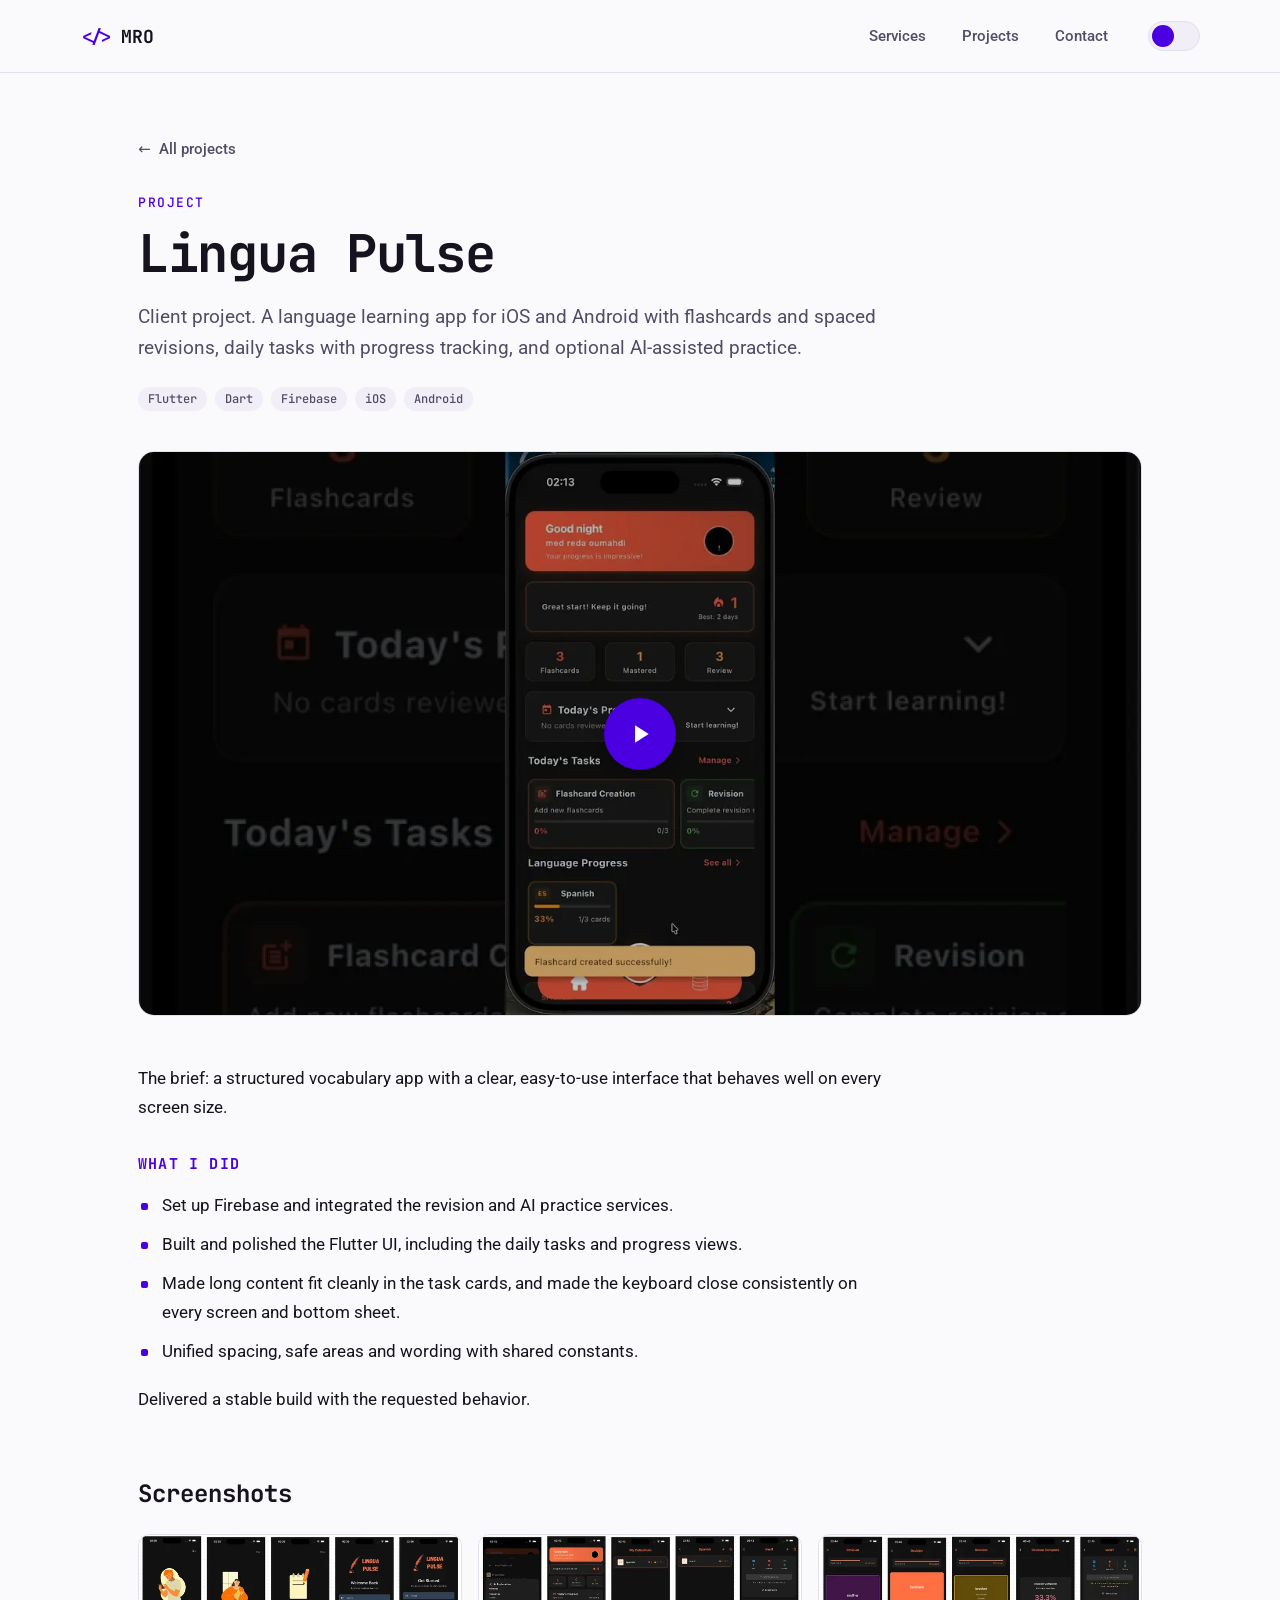
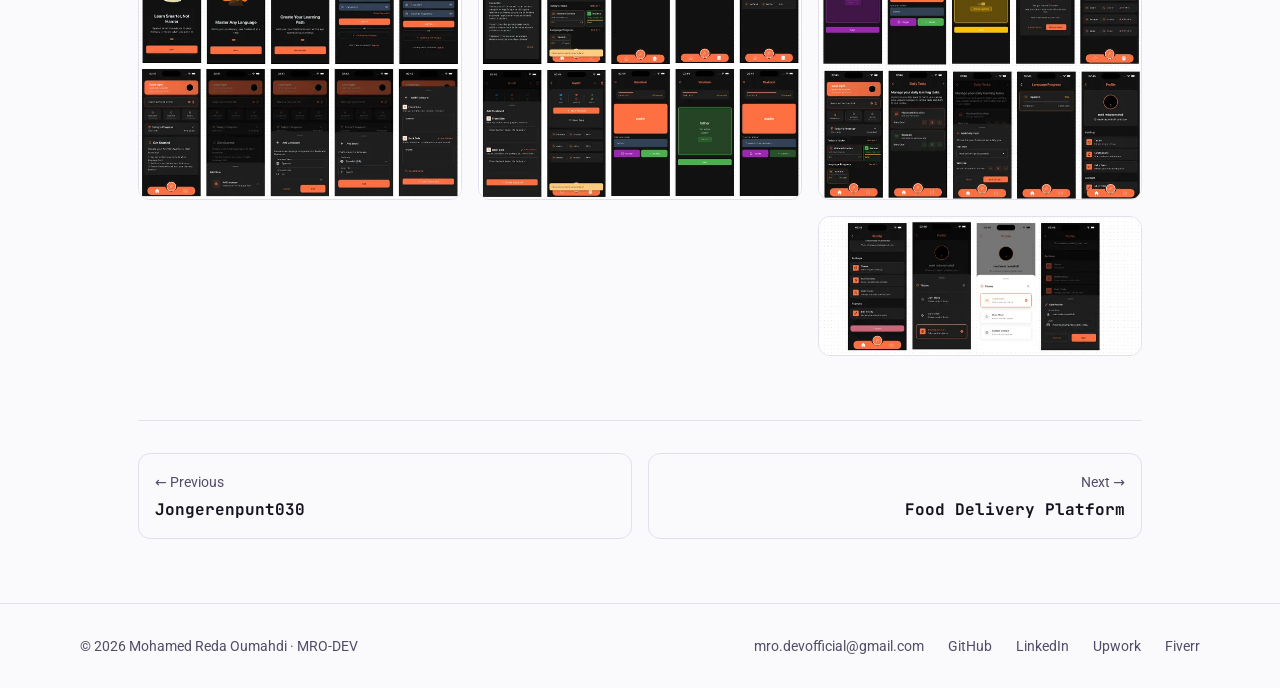
<file: work/lingua-pulse/index.html>
<!DOCTYPE html><html lang="en"><head><meta charset="utf-8"><meta name="viewport" content="width=device-width, initial-scale=1"><title>Lingua Pulse · Mohamed Reda Oumahdi</title><meta name="description" content="Client project. A language learning app for iOS and Android with flashcards and spaced revisions, daily tasks with progress tracking, and optional AI-as..."><meta name="author" content="Mohamed Reda Oumahdi"><link rel="canonical" href="https://mohamedredaoumahdi.github.io/work/lingua-pulse/"><meta name="theme-color" content="#4A00E0"><link rel="icon" type="image/png" href="/favicon.png"><link rel="apple-touch-icon" href="/icons/Icon-192.png"><link rel="sitemap" href="/sitemap-index.xml"><meta property="og:type" content="website"><meta property="og:site_name" content="MRO-DEV"><meta property="og:title" content="Lingua Pulse · Mohamed Reda Oumahdi"><meta property="og:description" content="Client project. A language learning app for iOS and Android with flashcards and spaced revisions, daily tasks with progress tracking, and optional AI-as..."><meta property="og:url" content="https://mohamedredaoumahdi.github.io/work/lingua-pulse/"><meta property="og:image" content="https://mohamedredaoumahdi.github.io/_astro/lingua-pulse-thumb.CV_mmIvJ_Wyk6H.jpg"><meta property="og:image:width" content="1200"><meta property="og:image:height" content="630"><meta property="og:image:alt" content="MRO-DEV: Mobile developer for founders who need it done right."><meta property="og:locale" content="en_US"><meta name="twitter:card" content="summary_large_image"><meta name="twitter:title" content="Lingua Pulse · Mohamed Reda Oumahdi"><meta name="twitter:description" content="Client project. A language learning app for iOS and Android with flashcards and spaced revisions, daily tasks with progress tracking, and optional AI-as..."><meta name="twitter:image" content="https://mohamedredaoumahdi.github.io/_astro/lingua-pulse-thumb.CV_mmIvJ_Wyk6H.jpg"><script type="application/ld+json">{"@context":"https://schema.org","@type":"Person","name":"Mohamed Reda Oumahdi","alternateName":"MRO-DEV","jobTitle":"Freelance Mobile Developer","description":"Freelance mobile developer building Flutter + Firebase apps and native iOS apps in Swift/SwiftUI.","url":"https://mohamedredaoumahdi.github.io/","image":"https://mohamedredaoumahdi.github.io/og-image.png","email":"mailto:mro.devofficial@gmail.com","address":{"@type":"PostalAddress","addressLocality":"Agadir","addressCountry":"MA"},"knowsAbout":["Flutter","Dart","Firebase","Swift","SwiftUI","iOS development","Android development","Stripe","Riverpod","GetX"],"knowsLanguage":["ar","en","fr"],"sameAs":["https://github.com/mohamedredaoumahdi","https://www.linkedin.com/in/mohamed-reda-oumahdi-673929200/","https://www.upwork.com/freelancers/~01eeb2ba7fdff916ba","https://www.fiverr.com/users/medredaoumahdi/"]}</script><!-- Apply the saved or system theme before first paint (no flash). --><script>
      (() => {
        let theme = null;
        try { theme = localStorage.getItem('theme'); } catch (e) {}
        const dark = theme ? theme === 'dark' : matchMedia('(prefers-color-scheme: dark)').matches;
        document.documentElement.classList.toggle('dark', dark);
      })();
    </script><link rel="stylesheet" href="/_astro/Footer.CC6nyVhg.css"><style>.body[data-astro-cid-pznzci7v]{font-size:17px;line-height:1.7}.body[data-astro-cid-pznzci7v] p[data-astro-cid-pznzci7v]{margin-top:1.1em}.body[data-astro-cid-pznzci7v] p[data-astro-cid-pznzci7v]:first-child{margin-top:0}.body[data-astro-cid-pznzci7v] h2[data-astro-cid-pznzci7v]{font-family:var(--font-mono);letter-spacing:.08em;text-transform:uppercase;color:var(--accent);margin-top:2em;font-size:15px;font-weight:700}.body[data-astro-cid-pznzci7v] ul[data-astro-cid-pznzci7v]{gap:.6em;margin-top:.8em;padding:0;list-style:none;display:grid}.body[data-astro-cid-pznzci7v] li[data-astro-cid-pznzci7v]{padding-left:1.4em;position:relative}.body[data-astro-cid-pznzci7v] li[data-astro-cid-pznzci7v]:before{content:"";background:var(--accent);border-radius:2px;width:7px;height:7px;position:absolute;top:.72em;left:.2em}.gallery[data-astro-cid-pznzci7v]{columns:2 160px;column-gap:16px}@media (width>=768px){.gallery[data-astro-cid-pznzci7v]{columns:3}}
</style></head><body class="min-h-screen bg-bg text-text"><a href="#main" class="sr-only focus:not-sr-only focus:fixed focus:left-4 focus:top-4 focus:z-50 focus:rounded-lg focus:bg-btn focus:px-4 focus:py-2 focus:text-white">Skip to content</a><header class="sticky top-0 z-40 border-b border-line bg-bg/90 backdrop-blur"><nav class="mx-auto flex h-[60px] max-w-[1440px] items-center justify-between px-5 lg:h-[72px] lg:px-20" aria-label="Main"><a href="/" class="flex gap-2 font-mono text-[17px] font-bold text-text lg:text-[18px]" aria-label="MRO-DEV, home"><span class="text-accent" aria-hidden="true">&lt;/&gt;</span><span>MRO</span></a><div class="flex items-center gap-2 lg:gap-10"><ul class="hidden gap-9 text-[15px] font-medium lg:flex"><li><a href="/#services" class="text-muted transition-colors hover:text-text">Services</a></li><li><a href="/#projects" class="text-muted transition-colors hover:text-text">Projects</a></li><li><a href="/#contact" class="text-muted transition-colors hover:text-text">Contact</a></li></ul><button type="button" data-theme-toggle role="switch" aria-checked="false" aria-label="Dark mode" class="flex h-[30px] w-[52px] items-center justify-start rounded-full border border-line bg-surface-2 p-[3px] dark:justify-end"><span class="relative block size-[22px] overflow-hidden rounded-full bg-accent"><!-- Crescent cut-out in dark mode --><span class="absolute left-2 -top-1 hidden size-[18px] rounded-full bg-surface-2 dark:block"></span></span></button><button type="button" data-menu-toggle aria-expanded="false" aria-controls="mobile-menu" aria-label="Open menu" class="flex size-11 flex-col items-center justify-center gap-[5px] lg:hidden"><span class="h-0.5 w-5 rounded bg-text"></span><span class="h-0.5 w-5 rounded bg-text"></span><span class="h-0.5 w-5 rounded bg-text"></span></button></div></nav><ul id="mobile-menu" hidden class="border-t border-line px-5 py-2 lg:hidden"><li><a href="/#services" class="block py-3 text-base font-medium text-text" data-menu-link>Services</a></li><li><a href="/#projects" class="block py-3 text-base font-medium text-text" data-menu-link>Projects</a></li><li><a href="/#contact" class="block py-3 text-base font-medium text-text" data-menu-link>Contact</a></li></ul></header><script type="module">var e=document.documentElement,t=document.querySelector(`[data-theme-toggle]`),n=()=>t.setAttribute(`aria-checked`,String(e.classList.contains(`dark`)));n(),t.addEventListener(`click`,()=>{let t=!e.classList.contains(`dark`);e.classList.toggle(`dark`,t);try{localStorage.setItem(`theme`,t?`dark`:`light`)}catch{}n()});var r=document.querySelector(`[data-menu-toggle]`),i=document.getElementById(`mobile-menu`),a=!1,o=e=>{a=e,i.hidden=!e,r.setAttribute(`aria-expanded`,String(e)),r.setAttribute(`aria-label`,e?`Close menu`:`Open menu`)};r.addEventListener(`click`,()=>o(!a)),i.querySelectorAll(`[data-menu-link]`).forEach(e=>e.addEventListener(`click`,()=>o(!1)));</script><main id="main" class="mx-auto max-w-[1100px] px-5 py-10 md:px-12 lg:py-16" data-astro-cid-pznzci7v><a href="/#projects" class="inline-flex items-center gap-2 text-[15px] font-medium text-muted hover:text-text" data-astro-cid-pznzci7v><span aria-hidden="true" data-astro-cid-pznzci7v>&larr;</span> All projects</a><header class="mt-8" data-astro-cid-pznzci7v><p class="font-mono text-[13px] font-medium tracking-[0.12em] text-accent" data-astro-cid-pznzci7v>PROJECT</p><h1 class="mt-3 font-mono text-4xl font-bold tracking-tight text-balance lg:text-[52px] lg:leading-[1.1]" data-astro-cid-pznzci7v>Lingua Pulse</h1><p class="mt-5 max-w-[760px] text-lg leading-relaxed text-muted lg:text-[19px]" data-astro-cid-pznzci7v>Client project. A language learning app for iOS and Android with flashcards and spaced revisions, daily tasks with progress tracking, and optional AI-assisted practice.</p><div class="mt-6" data-astro-cid-pznzci7v><ul class="flex flex-wrap gap-2" aria-label="Technologies"><li class="rounded-full bg-surface-2 px-2.5 py-1 font-mono text-xs font-medium text-muted">Flutter</li><li class="rounded-full bg-surface-2 px-2.5 py-1 font-mono text-xs font-medium text-muted">Dart</li><li class="rounded-full bg-surface-2 px-2.5 py-1 font-mono text-xs font-medium text-muted">Firebase</li><li class="rounded-full bg-surface-2 px-2.5 py-1 font-mono text-xs font-medium text-muted">iOS</li><li class="rounded-full bg-surface-2 px-2.5 py-1 font-mono text-xs font-medium text-muted">Android</li></ul></div></header><div class="mt-10" data-astro-cid-pznzci7v><div class="yt relative aspect-video overflow-hidden rounded-2xl border border-line bg-black" data-video-id="v1Vk7HIe8CE" data-title="Lingua Pulse demo"><img src="/_astro/lingua-pulse-thumb.CV_mmIvJ_1U61GJ.webp" srcset="/_astro/lingua-pulse-thumb.CV_mmIvJ_Z12Jgkm.webp 640w, /_astro/lingua-pulse-thumb.CV_mmIvJ_Z2tNR1v.webp 960w, /_astro/lingua-pulse-thumb.CV_mmIvJ_1U61GJ.webp 1280w" alt sizes="(min-width: 1100px) 1040px, 100vw" loading="eager" decoding="async" width="1280" height="720" class="size-full object-cover"><button type="button" class="absolute inset-0 flex items-center justify-center bg-black/25 transition hover:bg-black/10" aria-label="Play video: Lingua Pulse demo"><span class="flex size-[72px] items-center justify-center rounded-full bg-btn text-white shadow-lg"><svg viewBox="0 0 24 24" width="30" height="30" fill="currentColor" aria-hidden="true"><path d="M8 5v14l11-7z"></path></svg></span></button><noscript><a class="absolute inset-0 flex items-end p-4 text-white underline" href="https://www.youtube.com/watch?v=v1Vk7HIe8CE">Watch on YouTube</a></noscript></div><script type="module">document.querySelectorAll(`.yt`).forEach(e=>{e.querySelector(`button`)?.addEventListener(`click`,()=>{let t=document.createElement(`iframe`);t.src=`https://www.youtube-nocookie.com/embed/${e.dataset.videoId}?autoplay=1&rel=0`,t.title=e.dataset.title??`Project video`,t.allow=`accelerometer; autoplay; clipboard-write; encrypted-media; gyroscope; picture-in-picture`,t.allowFullscreen=!0,t.className=`absolute inset-0 size-full`,e.replaceChildren(t),t.focus()})});</script></div><div class="body mt-12 max-w-[760px]" data-astro-cid-pznzci7v><p data-astro-cid-pznzci7v>The brief: a structured vocabulary app with a clear, easy-to-use interface that behaves well on every screen size.</p><h2 data-astro-cid-pznzci7v>What I did</h2><ul data-astro-cid-pznzci7v><li data-astro-cid-pznzci7v>Set up Firebase and integrated the revision and AI practice services.</li><li data-astro-cid-pznzci7v>Built and polished the Flutter UI, including the daily tasks and progress views.</li><li data-astro-cid-pznzci7v>Made long content fit cleanly in the task cards, and made the keyboard close consistently on every screen and bottom sheet.</li><li data-astro-cid-pznzci7v>Unified spacing, safe areas and wording with shared constants.</li></ul><p data-astro-cid-pznzci7v>Delivered a stable build with the requested behavior.</p></div><section class="mt-16" aria-labelledby="gallery-title" data-astro-cid-pznzci7v><h2 id="gallery-title" class="font-mono text-2xl font-bold" data-astro-cid-pznzci7v>Screenshots</h2><ul class="gallery mt-6" role="list" data-astro-cid-pznzci7v><li class="mb-4 break-inside-avoid" data-astro-cid-pznzci7v><a href="/_astro/lingua-pulse-1.DdPATK4X_j9qm5.webp" class="block overflow-hidden rounded-xl border border-line bg-surface-2 transition hover:border-accent" aria-label="Open full size: Lingua Pulse screenshot 1" data-astro-cid-pznzci7v><img src="/_astro/lingua-pulse-1.DdPATK4X_ZOiyDS.webp" srcset="/_astro/lingua-pulse-1.DdPATK4X_Z1vTmF2.webp 320w, /_astro/lingua-pulse-1.DdPATK4X_Z2fJSVL.webp 640w" alt="Lingua Pulse screenshot 1" sizes="(min-width: 768px) 330px, 50vw" loading="lazy" data-astro-cid-pznzci7v="true" decoding="async" width="731" height="600" class="w-full"></a></li><li class="mb-4 break-inside-avoid" data-astro-cid-pznzci7v><a href="/_astro/lingua-pulse-2.CToz4LHN_1tk7h6.webp" class="block overflow-hidden rounded-xl border border-line bg-surface-2 transition hover:border-accent" aria-label="Open full size: Lingua Pulse screenshot 2" data-astro-cid-pznzci7v><img src="/_astro/lingua-pulse-2.CToz4LHN_kR7g8.webp" srcset="/_astro/lingua-pulse-2.CToz4LHN_ZlIFK1.webp 320w, /_astro/lingua-pulse-2.CToz4LHN_Z15zd1K.webp 640w" alt="Lingua Pulse screenshot 2" sizes="(min-width: 768px) 330px, 50vw" loading="lazy" data-astro-cid-pznzci7v="true" decoding="async" width="731" height="600" class="w-full"></a></li><li class="mb-4 break-inside-avoid" data-astro-cid-pznzci7v><a href="/_astro/lingua-pulse-3.DxwrqfJu_zFNPs.webp" class="block overflow-hidden rounded-xl border border-line bg-surface-2 transition hover:border-accent" aria-label="Open full size: Lingua Pulse screenshot 3" data-astro-cid-pznzci7v><img src="/_astro/lingua-pulse-3.DxwrqfJu_ZxLbav.webp" srcset="/_astro/lingua-pulse-3.DxwrqfJu_Z1fmYbE.webp 320w, /_astro/lingua-pulse-3.DxwrqfJu_Z1Ydvso.webp 640w" alt="Lingua Pulse screenshot 3" sizes="(min-width: 768px) 330px, 50vw" loading="lazy" data-astro-cid-pznzci7v="true" decoding="async" width="731" height="600" class="w-full"></a></li><li class="mb-4 break-inside-avoid" data-astro-cid-pznzci7v><a href="/_astro/lingua-pulse-4.BKOM3M7N_Znb2RR.webp" class="block overflow-hidden rounded-xl border border-line bg-surface-2 transition hover:border-accent" aria-label="Open full size: Lingua Pulse screenshot 4" data-astro-cid-pznzci7v><img src="/_astro/lingua-pulse-4.BKOM3M7N_Z1vD2SP.webp" srcset="/_astro/lingua-pulse-4.BKOM3M7N_Z298lvi.webp 320w, /_astro/lingua-pulse-4.BKOM3M7N_eLLDf.webp 640w" alt="Lingua Pulse screenshot 4" sizes="(min-width: 768px) 330px, 50vw" loading="lazy" data-astro-cid-pznzci7v="true" decoding="async" width="800" height="342" class="w-full"></a></li></ul></section><nav class="mt-16 grid gap-4 border-t border-line pt-8 sm:grid-cols-2" aria-label="More projects" data-astro-cid-pznzci7v><a href="/work/jongerenpunt030/" class="rounded-xl border border-line p-4 hover:border-accent" data-astro-cid-pznzci7v><span class="text-sm text-muted" data-astro-cid-pznzci7v>&larr; Previous</span><span class="mt-1 block font-mono font-bold" data-astro-cid-pznzci7v>Jongerenpunt030</span></a><a href="/work/food-delivery-platform/" class="rounded-xl border border-line p-4 text-right hover:border-accent sm:col-start-2" data-astro-cid-pznzci7v><span class="text-sm text-muted" data-astro-cid-pznzci7v>Next &rarr;</span><span class="mt-1 block font-mono font-bold" data-astro-cid-pznzci7v>Food Delivery Platform</span></a></nav></main><footer class="border-t border-line"><div class="mx-auto flex max-w-[1440px] flex-col gap-4 px-5 py-8 text-sm text-muted md:flex-row md:items-center md:justify-between lg:px-20"><p>&copy; 2026 Mohamed Reda Oumahdi · MRO-DEV</p><ul class="flex flex-wrap gap-x-6 gap-y-2"><li><a href="mailto:mro.devofficial@gmail.com" class="hover:text-text">mro.devofficial@gmail.com</a></li><li><a href="https://github.com/mohamedredaoumahdi" class="hover:text-text" rel="me noopener" target="_blank">GitHub</a></li><li><a href="https://www.linkedin.com/in/mohamed-reda-oumahdi-673929200/" class="hover:text-text" rel="me noopener" target="_blank">LinkedIn</a></li><li><a href="https://www.upwork.com/freelancers/~01eeb2ba7fdff916ba" class="hover:text-text" rel="me noopener" target="_blank">Upwork</a></li><li><a href="https://www.fiverr.com/users/medredaoumahdi/" class="hover:text-text" rel="me noopener" target="_blank">Fiverr</a></li></ul></div></footer><script type="module" src="https://static.cloudflareinsights.com/beacon.min.js" data-cf-beacon="{&quot;token&quot;:&quot;7c40934f63c54dfc88fba3b0391848d2&quot;}"></script></body></html>
</file>
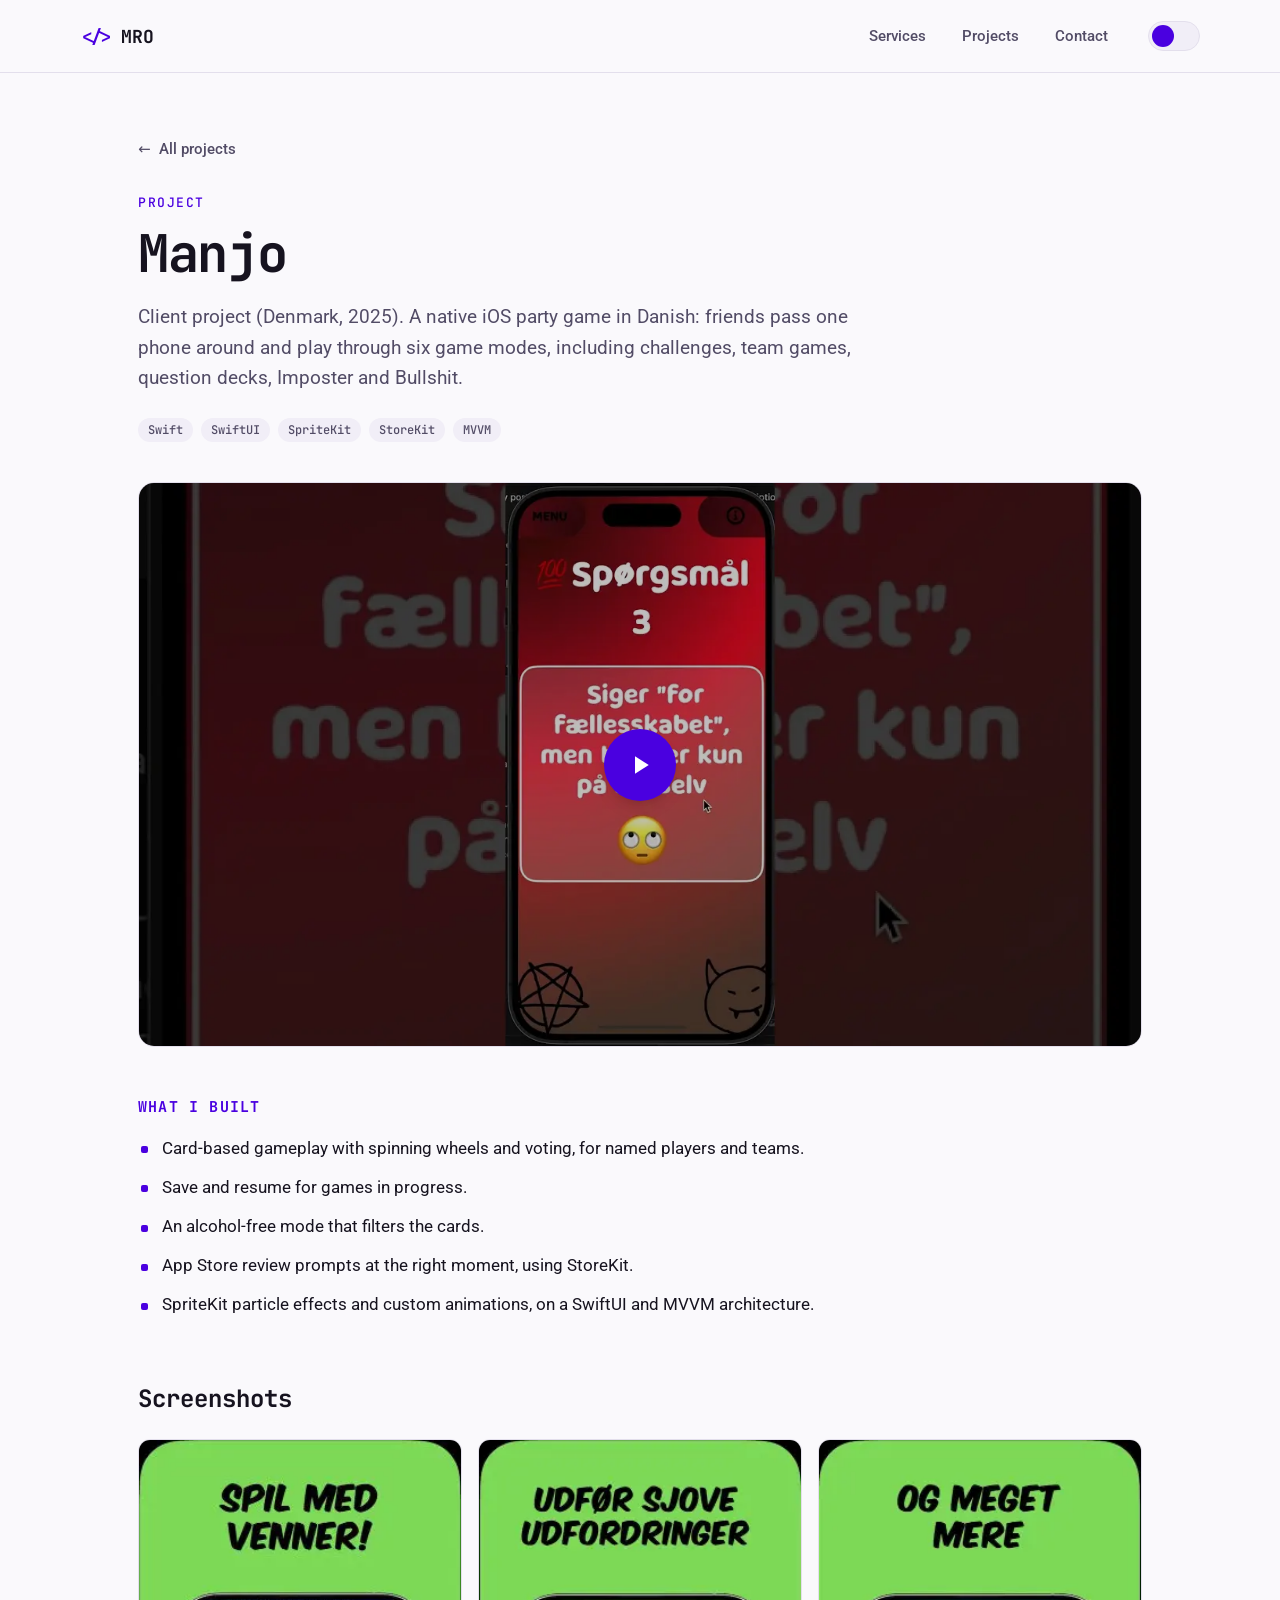
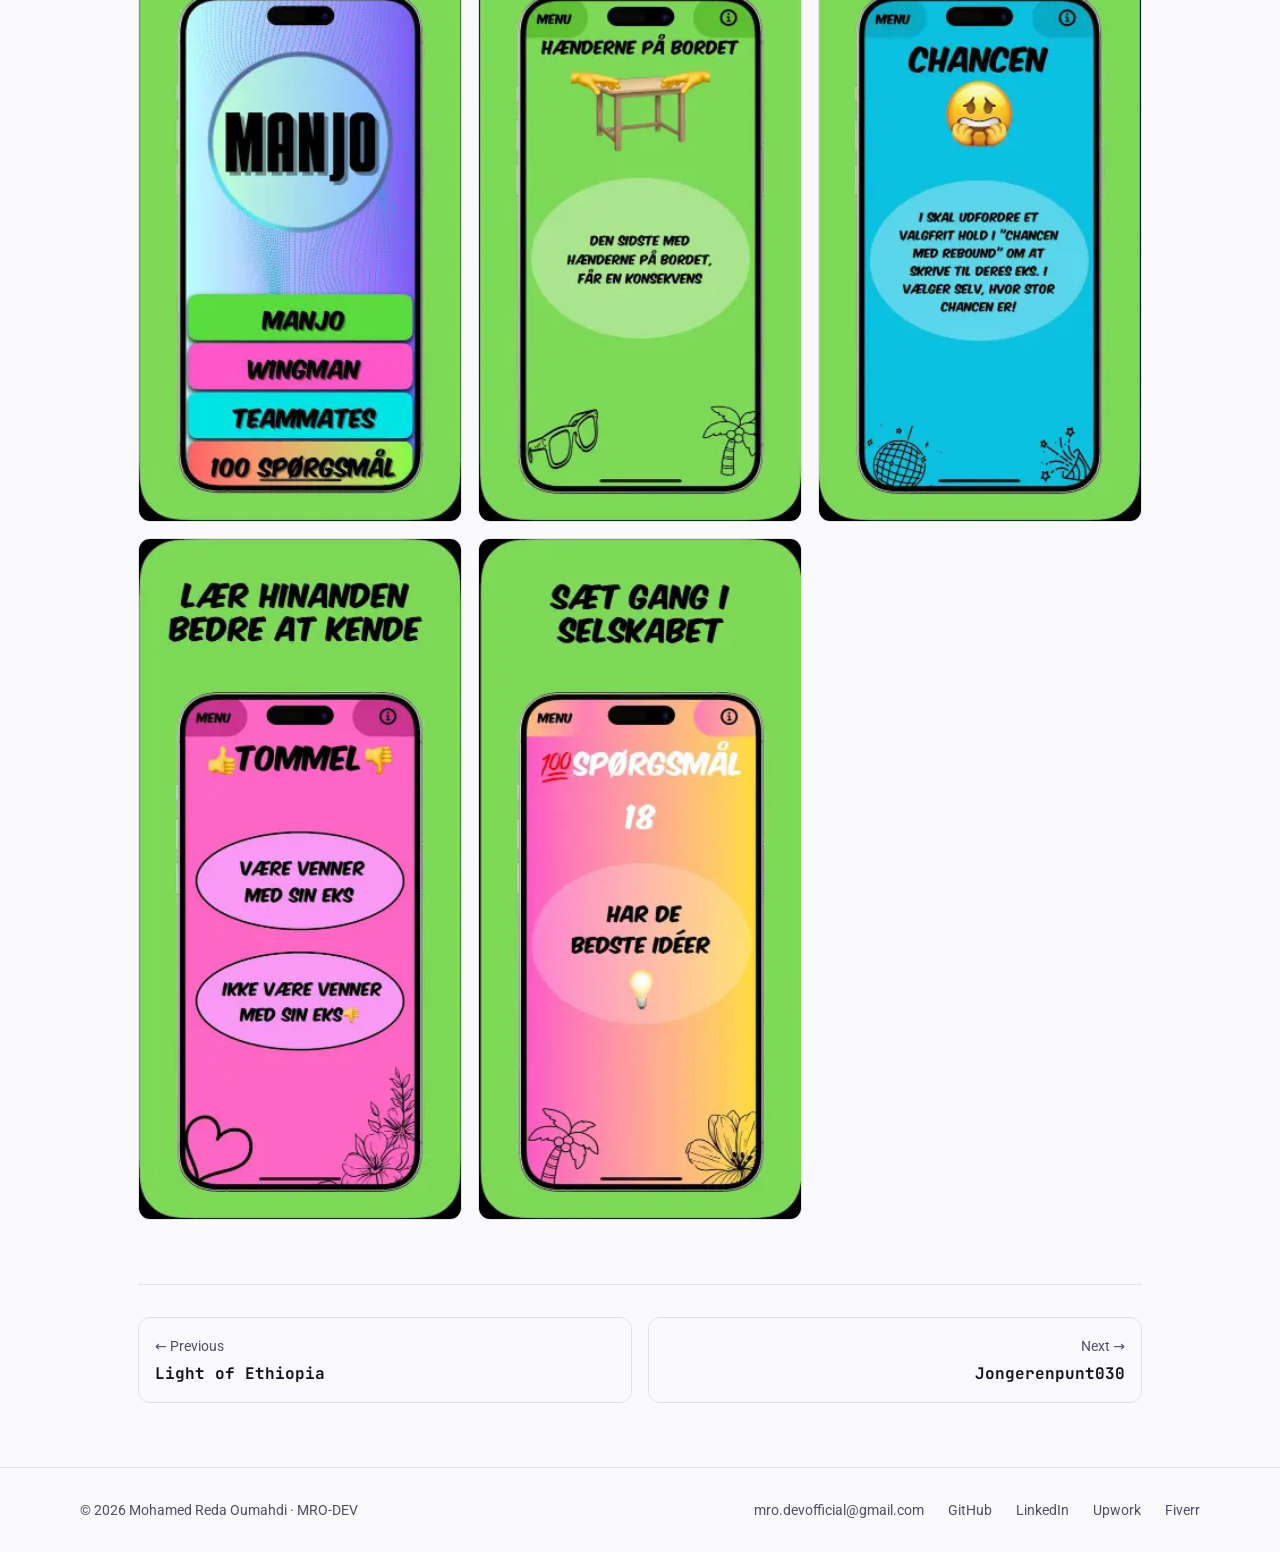
<file: work/manjo/index.html>
<!DOCTYPE html><html lang="en"><head><meta charset="utf-8"><meta name="viewport" content="width=device-width, initial-scale=1"><title>Manjo · Mohamed Reda Oumahdi</title><meta name="description" content="Client project (Denmark, 2025). A native iOS party game in Danish: friends pass one phone around and play through six game modes, including challenges,..."><meta name="author" content="Mohamed Reda Oumahdi"><link rel="canonical" href="https://mohamedredaoumahdi.github.io/work/manjo/"><meta name="theme-color" content="#4A00E0"><link rel="icon" type="image/png" href="/favicon.png"><link rel="apple-touch-icon" href="/icons/Icon-192.png"><link rel="sitemap" href="/sitemap-index.xml"><meta property="og:type" content="website"><meta property="og:site_name" content="MRO-DEV"><meta property="og:title" content="Manjo · Mohamed Reda Oumahdi"><meta property="og:description" content="Client project (Denmark, 2025). A native iOS party game in Danish: friends pass one phone around and play through six game modes, including challenges,..."><meta property="og:url" content="https://mohamedredaoumahdi.github.io/work/manjo/"><meta property="og:image" content="https://mohamedredaoumahdi.github.io/_astro/manjo-thumb.B-iRdzi__16RJsO.jpg"><meta property="og:image:width" content="1200"><meta property="og:image:height" content="630"><meta property="og:image:alt" content="MRO-DEV: Mobile developer for founders who need it done right."><meta property="og:locale" content="en_US"><meta name="twitter:card" content="summary_large_image"><meta name="twitter:title" content="Manjo · Mohamed Reda Oumahdi"><meta name="twitter:description" content="Client project (Denmark, 2025). A native iOS party game in Danish: friends pass one phone around and play through six game modes, including challenges,..."><meta name="twitter:image" content="https://mohamedredaoumahdi.github.io/_astro/manjo-thumb.B-iRdzi__16RJsO.jpg"><script type="application/ld+json">{"@context":"https://schema.org","@type":"Person","name":"Mohamed Reda Oumahdi","alternateName":"MRO-DEV","jobTitle":"Freelance Mobile Developer","description":"Freelance mobile developer building Flutter + Firebase apps and native iOS apps in Swift/SwiftUI.","url":"https://mohamedredaoumahdi.github.io/","image":"https://mohamedredaoumahdi.github.io/og-image.png","email":"mailto:mro.devofficial@gmail.com","address":{"@type":"PostalAddress","addressLocality":"Agadir","addressCountry":"MA"},"knowsAbout":["Flutter","Dart","Firebase","Swift","SwiftUI","iOS development","Android development","Stripe","Riverpod","GetX"],"knowsLanguage":["ar","en","fr"],"sameAs":["https://github.com/mohamedredaoumahdi","https://www.linkedin.com/in/mohamed-reda-oumahdi-673929200/","https://www.upwork.com/freelancers/~01eeb2ba7fdff916ba","https://www.fiverr.com/users/medredaoumahdi/"]}</script><!-- Apply the saved or system theme before first paint (no flash). --><script>
      (() => {
        let theme = null;
        try { theme = localStorage.getItem('theme'); } catch (e) {}
        const dark = theme ? theme === 'dark' : matchMedia('(prefers-color-scheme: dark)').matches;
        document.documentElement.classList.toggle('dark', dark);
      })();
    </script><link rel="stylesheet" href="/_astro/Footer.CC6nyVhg.css"><style>.body[data-astro-cid-pznzci7v]{font-size:17px;line-height:1.7}.body[data-astro-cid-pznzci7v] p[data-astro-cid-pznzci7v]{margin-top:1.1em}.body[data-astro-cid-pznzci7v] p[data-astro-cid-pznzci7v]:first-child{margin-top:0}.body[data-astro-cid-pznzci7v] h2[data-astro-cid-pznzci7v]{font-family:var(--font-mono);letter-spacing:.08em;text-transform:uppercase;color:var(--accent);margin-top:2em;font-size:15px;font-weight:700}.body[data-astro-cid-pznzci7v] ul[data-astro-cid-pznzci7v]{gap:.6em;margin-top:.8em;padding:0;list-style:none;display:grid}.body[data-astro-cid-pznzci7v] li[data-astro-cid-pznzci7v]{padding-left:1.4em;position:relative}.body[data-astro-cid-pznzci7v] li[data-astro-cid-pznzci7v]:before{content:"";background:var(--accent);border-radius:2px;width:7px;height:7px;position:absolute;top:.72em;left:.2em}.gallery[data-astro-cid-pznzci7v]{columns:2 160px;column-gap:16px}@media (width>=768px){.gallery[data-astro-cid-pznzci7v]{columns:3}}
</style></head><body class="min-h-screen bg-bg text-text"><a href="#main" class="sr-only focus:not-sr-only focus:fixed focus:left-4 focus:top-4 focus:z-50 focus:rounded-lg focus:bg-btn focus:px-4 focus:py-2 focus:text-white">Skip to content</a><header class="sticky top-0 z-40 border-b border-line bg-bg/90 backdrop-blur"><nav class="mx-auto flex h-[60px] max-w-[1440px] items-center justify-between px-5 lg:h-[72px] lg:px-20" aria-label="Main"><a href="/" class="flex gap-2 font-mono text-[17px] font-bold text-text lg:text-[18px]" aria-label="MRO-DEV, home"><span class="text-accent" aria-hidden="true">&lt;/&gt;</span><span>MRO</span></a><div class="flex items-center gap-2 lg:gap-10"><ul class="hidden gap-9 text-[15px] font-medium lg:flex"><li><a href="/#services" class="text-muted transition-colors hover:text-text">Services</a></li><li><a href="/#projects" class="text-muted transition-colors hover:text-text">Projects</a></li><li><a href="/#contact" class="text-muted transition-colors hover:text-text">Contact</a></li></ul><button type="button" data-theme-toggle role="switch" aria-checked="false" aria-label="Dark mode" class="flex h-[30px] w-[52px] items-center justify-start rounded-full border border-line bg-surface-2 p-[3px] dark:justify-end"><span class="relative block size-[22px] overflow-hidden rounded-full bg-accent"><!-- Crescent cut-out in dark mode --><span class="absolute left-2 -top-1 hidden size-[18px] rounded-full bg-surface-2 dark:block"></span></span></button><button type="button" data-menu-toggle aria-expanded="false" aria-controls="mobile-menu" aria-label="Open menu" class="flex size-11 flex-col items-center justify-center gap-[5px] lg:hidden"><span class="h-0.5 w-5 rounded bg-text"></span><span class="h-0.5 w-5 rounded bg-text"></span><span class="h-0.5 w-5 rounded bg-text"></span></button></div></nav><ul id="mobile-menu" hidden class="border-t border-line px-5 py-2 lg:hidden"><li><a href="/#services" class="block py-3 text-base font-medium text-text" data-menu-link>Services</a></li><li><a href="/#projects" class="block py-3 text-base font-medium text-text" data-menu-link>Projects</a></li><li><a href="/#contact" class="block py-3 text-base font-medium text-text" data-menu-link>Contact</a></li></ul></header><script type="module">var e=document.documentElement,t=document.querySelector(`[data-theme-toggle]`),n=()=>t.setAttribute(`aria-checked`,String(e.classList.contains(`dark`)));n(),t.addEventListener(`click`,()=>{let t=!e.classList.contains(`dark`);e.classList.toggle(`dark`,t);try{localStorage.setItem(`theme`,t?`dark`:`light`)}catch{}n()});var r=document.querySelector(`[data-menu-toggle]`),i=document.getElementById(`mobile-menu`),a=!1,o=e=>{a=e,i.hidden=!e,r.setAttribute(`aria-expanded`,String(e)),r.setAttribute(`aria-label`,e?`Close menu`:`Open menu`)};r.addEventListener(`click`,()=>o(!a)),i.querySelectorAll(`[data-menu-link]`).forEach(e=>e.addEventListener(`click`,()=>o(!1)));</script><main id="main" class="mx-auto max-w-[1100px] px-5 py-10 md:px-12 lg:py-16" data-astro-cid-pznzci7v><a href="/#projects" class="inline-flex items-center gap-2 text-[15px] font-medium text-muted hover:text-text" data-astro-cid-pznzci7v><span aria-hidden="true" data-astro-cid-pznzci7v>&larr;</span> All projects</a><header class="mt-8" data-astro-cid-pznzci7v><p class="font-mono text-[13px] font-medium tracking-[0.12em] text-accent" data-astro-cid-pznzci7v>PROJECT</p><h1 class="mt-3 font-mono text-4xl font-bold tracking-tight text-balance lg:text-[52px] lg:leading-[1.1]" data-astro-cid-pznzci7v>Manjo</h1><p class="mt-5 max-w-[760px] text-lg leading-relaxed text-muted lg:text-[19px]" data-astro-cid-pznzci7v>Client project (Denmark, 2025). A native iOS party game in Danish: friends pass one phone around and play through six game modes, including challenges, team games, question decks, Imposter and Bullshit.</p><div class="mt-6" data-astro-cid-pznzci7v><ul class="flex flex-wrap gap-2" aria-label="Technologies"><li class="rounded-full bg-surface-2 px-2.5 py-1 font-mono text-xs font-medium text-muted">Swift</li><li class="rounded-full bg-surface-2 px-2.5 py-1 font-mono text-xs font-medium text-muted">SwiftUI</li><li class="rounded-full bg-surface-2 px-2.5 py-1 font-mono text-xs font-medium text-muted">SpriteKit</li><li class="rounded-full bg-surface-2 px-2.5 py-1 font-mono text-xs font-medium text-muted">StoreKit</li><li class="rounded-full bg-surface-2 px-2.5 py-1 font-mono text-xs font-medium text-muted">MVVM</li></ul></div></header><div class="mt-10" data-astro-cid-pznzci7v><div class="yt relative aspect-video overflow-hidden rounded-2xl border border-line bg-black" data-video-id="OuJdVtjwVvI" data-title="Manjo demo"><img src="/_astro/manjo-thumb.B-iRdzi__Z1iT5qW.webp" srcset="/_astro/manjo-thumb.B-iRdzi__1WjpY9.webp 640w, /_astro/manjo-thumb.B-iRdzi__1zcaH.webp 960w, /_astro/manjo-thumb.B-iRdzi__Z1iT5qW.webp 1280w" alt sizes="(min-width: 1100px) 1040px, 100vw" loading="eager" decoding="async" width="1280" height="720" class="size-full object-cover"><button type="button" class="absolute inset-0 flex items-center justify-center bg-black/25 transition hover:bg-black/10" aria-label="Play video: Manjo demo"><span class="flex size-[72px] items-center justify-center rounded-full bg-btn text-white shadow-lg"><svg viewBox="0 0 24 24" width="30" height="30" fill="currentColor" aria-hidden="true"><path d="M8 5v14l11-7z"></path></svg></span></button><noscript><a class="absolute inset-0 flex items-end p-4 text-white underline" href="https://www.youtube.com/watch?v=OuJdVtjwVvI">Watch on YouTube</a></noscript></div><script type="module">document.querySelectorAll(`.yt`).forEach(e=>{e.querySelector(`button`)?.addEventListener(`click`,()=>{let t=document.createElement(`iframe`);t.src=`https://www.youtube-nocookie.com/embed/${e.dataset.videoId}?autoplay=1&rel=0`,t.title=e.dataset.title??`Project video`,t.allow=`accelerometer; autoplay; clipboard-write; encrypted-media; gyroscope; picture-in-picture`,t.allowFullscreen=!0,t.className=`absolute inset-0 size-full`,e.replaceChildren(t),t.focus()})});</script></div><div class="body mt-12 max-w-[760px]" data-astro-cid-pznzci7v><h2 data-astro-cid-pznzci7v>What I built</h2><ul data-astro-cid-pznzci7v><li data-astro-cid-pznzci7v>Card-based gameplay with spinning wheels and voting, for named players and teams.</li><li data-astro-cid-pznzci7v>Save and resume for games in progress.</li><li data-astro-cid-pznzci7v>An alcohol-free mode that filters the cards.</li><li data-astro-cid-pznzci7v>App Store review prompts at the right moment, using StoreKit.</li><li data-astro-cid-pznzci7v>SpriteKit particle effects and custom animations, on a SwiftUI and MVVM architecture.</li></ul></div><section class="mt-16" aria-labelledby="gallery-title" data-astro-cid-pznzci7v><h2 id="gallery-title" class="font-mono text-2xl font-bold" data-astro-cid-pznzci7v>Screenshots</h2><ul class="gallery mt-6" role="list" data-astro-cid-pznzci7v><li class="mb-4 break-inside-avoid" data-astro-cid-pznzci7v><a href="/_astro/manjo-1.J-x7Rs7r_2YkTh.webp" class="block overflow-hidden rounded-xl border border-line bg-surface-2 transition hover:border-accent" aria-label="Open full size: Manjo screenshot 1" data-astro-cid-pznzci7v><img src="/_astro/manjo-1.J-x7Rs7r_ZnYIRm.webp" srcset="/_astro/manjo-1.J-x7Rs7r_ZnYIRm.webp 284w" alt="Manjo screenshot 1" sizes="(min-width: 768px) 330px, 50vw" loading="lazy" data-astro-cid-pznzci7v="true" decoding="async" width="284" height="600" class="w-full"></a></li><li class="mb-4 break-inside-avoid" data-astro-cid-pznzci7v><a href="/_astro/manjo-2.DD45Foij_Z1UHbHg.webp" class="block overflow-hidden rounded-xl border border-line bg-surface-2 transition hover:border-accent" aria-label="Open full size: Manjo screenshot 2" data-astro-cid-pznzci7v><img src="/_astro/manjo-2.DD45Foij_Z2mGgtT.webp" srcset="/_astro/manjo-2.DD45Foij_Z2mGgtT.webp 284w" alt="Manjo screenshot 2" sizes="(min-width: 768px) 330px, 50vw" loading="lazy" data-astro-cid-pznzci7v="true" decoding="async" width="284" height="600" class="w-full"></a></li><li class="mb-4 break-inside-avoid" data-astro-cid-pznzci7v><a href="/_astro/manjo-3.BWg8FQR9_ZvjWGw.webp" class="block overflow-hidden rounded-xl border border-line bg-surface-2 transition hover:border-accent" aria-label="Open full size: Manjo screenshot 3" data-astro-cid-pznzci7v><img src="/_astro/manjo-3.BWg8FQR9_ZWj2ta.webp" srcset="/_astro/manjo-3.BWg8FQR9_ZWj2ta.webp 284w" alt="Manjo screenshot 3" sizes="(min-width: 768px) 330px, 50vw" loading="lazy" data-astro-cid-pznzci7v="true" decoding="async" width="284" height="600" class="w-full"></a></li><li class="mb-4 break-inside-avoid" data-astro-cid-pznzci7v><a href="/_astro/manjo-4.DXJxQqs6_Zp3TK9.webp" class="block overflow-hidden rounded-xl border border-line bg-surface-2 transition hover:border-accent" aria-label="Open full size: Manjo screenshot 4" data-astro-cid-pznzci7v><img src="/_astro/manjo-4.DXJxQqs6_ZQ2YwM.webp" srcset="/_astro/manjo-4.DXJxQqs6_ZQ2YwM.webp 284w" alt="Manjo screenshot 4" sizes="(min-width: 768px) 330px, 50vw" loading="lazy" data-astro-cid-pznzci7v="true" decoding="async" width="284" height="600" class="w-full"></a></li><li class="mb-4 break-inside-avoid" data-astro-cid-pznzci7v><a href="/_astro/manjo-5.B9s-bpUo_Ze3ePT.webp" class="block overflow-hidden rounded-xl border border-line bg-surface-2 transition hover:border-accent" aria-label="Open full size: Manjo screenshot 5" data-astro-cid-pznzci7v><img src="/_astro/manjo-5.B9s-bpUo_ZF2jCx.webp" srcset="/_astro/manjo-5.B9s-bpUo_ZF2jCx.webp 284w" alt="Manjo screenshot 5" sizes="(min-width: 768px) 330px, 50vw" loading="lazy" data-astro-cid-pznzci7v="true" decoding="async" width="284" height="600" class="w-full"></a></li></ul></section><nav class="mt-16 grid gap-4 border-t border-line pt-8 sm:grid-cols-2" aria-label="More projects" data-astro-cid-pznzci7v><a href="/work/light-of-ethiopia/" class="rounded-xl border border-line p-4 hover:border-accent" data-astro-cid-pznzci7v><span class="text-sm text-muted" data-astro-cid-pznzci7v>&larr; Previous</span><span class="mt-1 block font-mono font-bold" data-astro-cid-pznzci7v>Light of Ethiopia</span></a><a href="/work/jongerenpunt030/" class="rounded-xl border border-line p-4 text-right hover:border-accent sm:col-start-2" data-astro-cid-pznzci7v><span class="text-sm text-muted" data-astro-cid-pznzci7v>Next &rarr;</span><span class="mt-1 block font-mono font-bold" data-astro-cid-pznzci7v>Jongerenpunt030</span></a></nav></main><footer class="border-t border-line"><div class="mx-auto flex max-w-[1440px] flex-col gap-4 px-5 py-8 text-sm text-muted md:flex-row md:items-center md:justify-between lg:px-20"><p>&copy; 2026 Mohamed Reda Oumahdi · MRO-DEV</p><ul class="flex flex-wrap gap-x-6 gap-y-2"><li><a href="mailto:mro.devofficial@gmail.com" class="hover:text-text">mro.devofficial@gmail.com</a></li><li><a href="https://github.com/mohamedredaoumahdi" class="hover:text-text" rel="me noopener" target="_blank">GitHub</a></li><li><a href="https://www.linkedin.com/in/mohamed-reda-oumahdi-673929200/" class="hover:text-text" rel="me noopener" target="_blank">LinkedIn</a></li><li><a href="https://www.upwork.com/freelancers/~01eeb2ba7fdff916ba" class="hover:text-text" rel="me noopener" target="_blank">Upwork</a></li><li><a href="https://www.fiverr.com/users/medredaoumahdi/" class="hover:text-text" rel="me noopener" target="_blank">Fiverr</a></li></ul></div></footer><script type="module" src="https://static.cloudflareinsights.com/beacon.min.js" data-cf-beacon="{&quot;token&quot;:&quot;7c40934f63c54dfc88fba3b0391848d2&quot;}"></script></body></html>
</file>
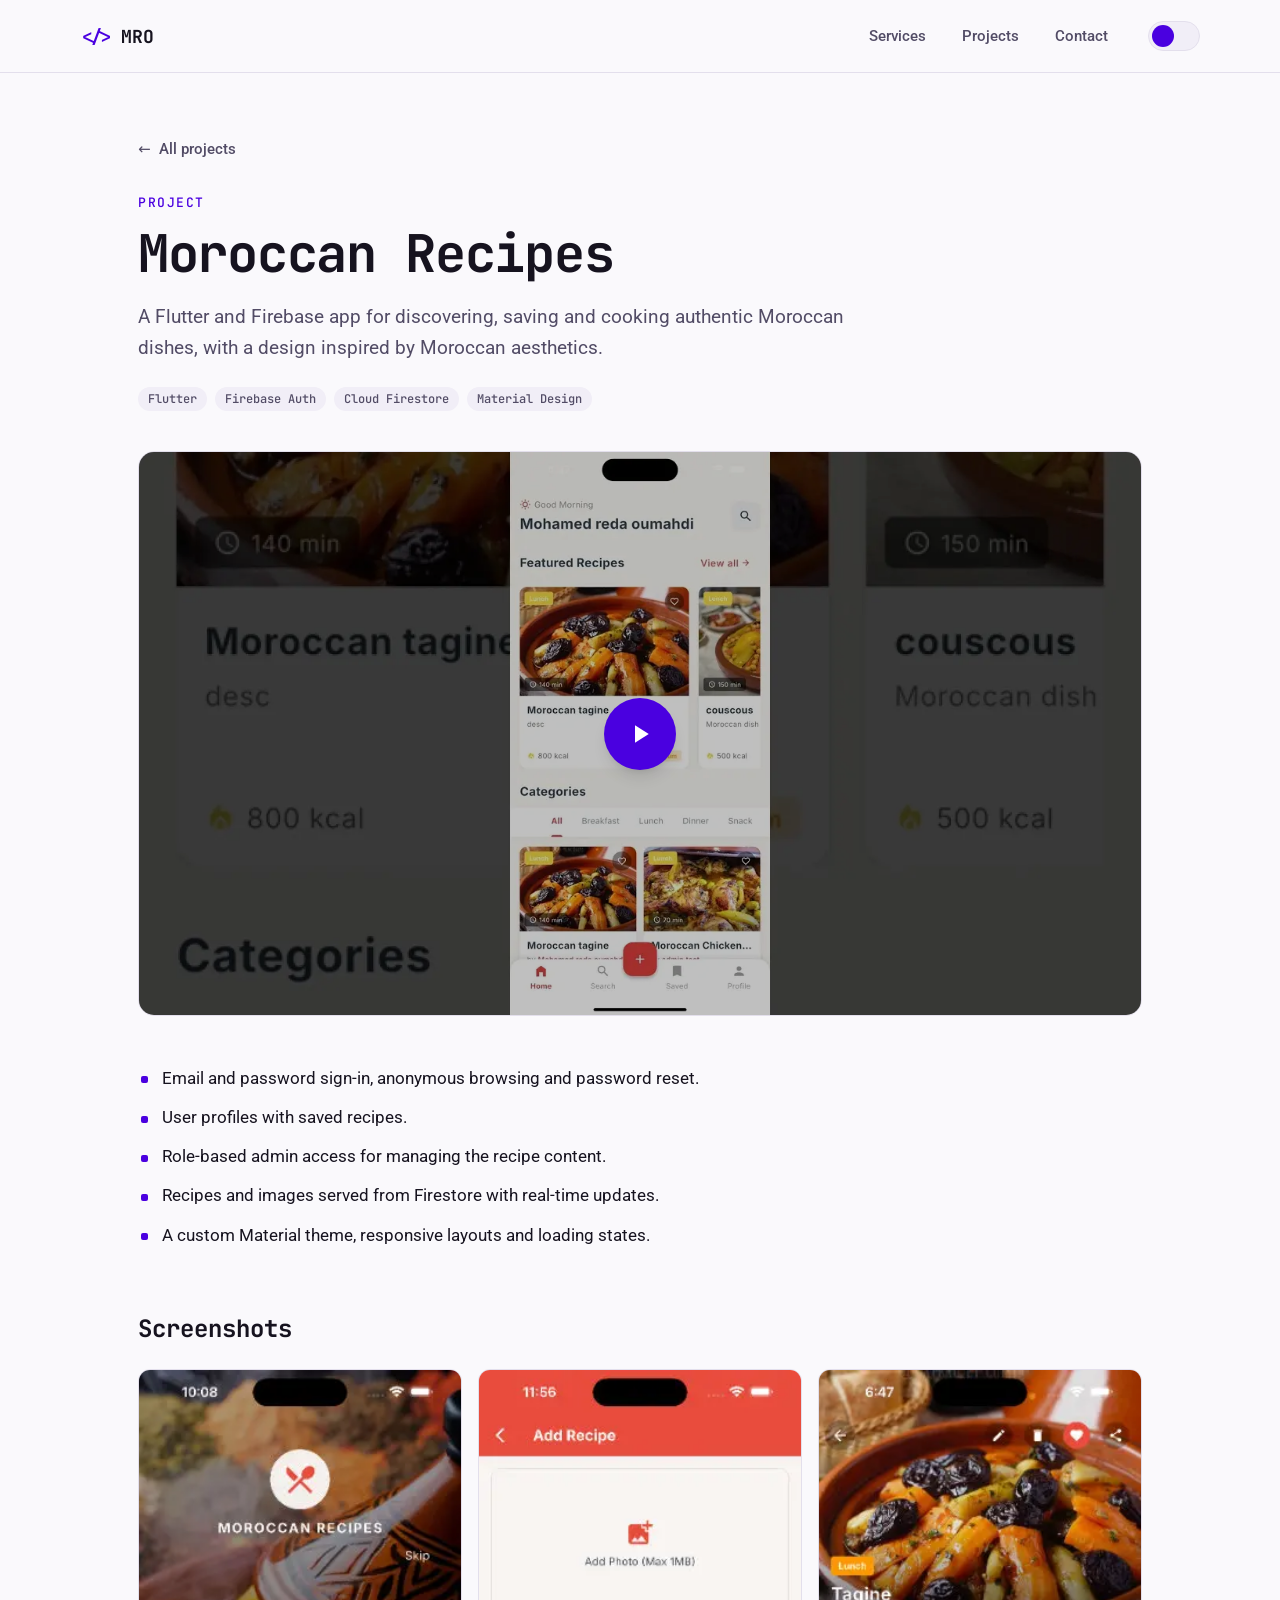
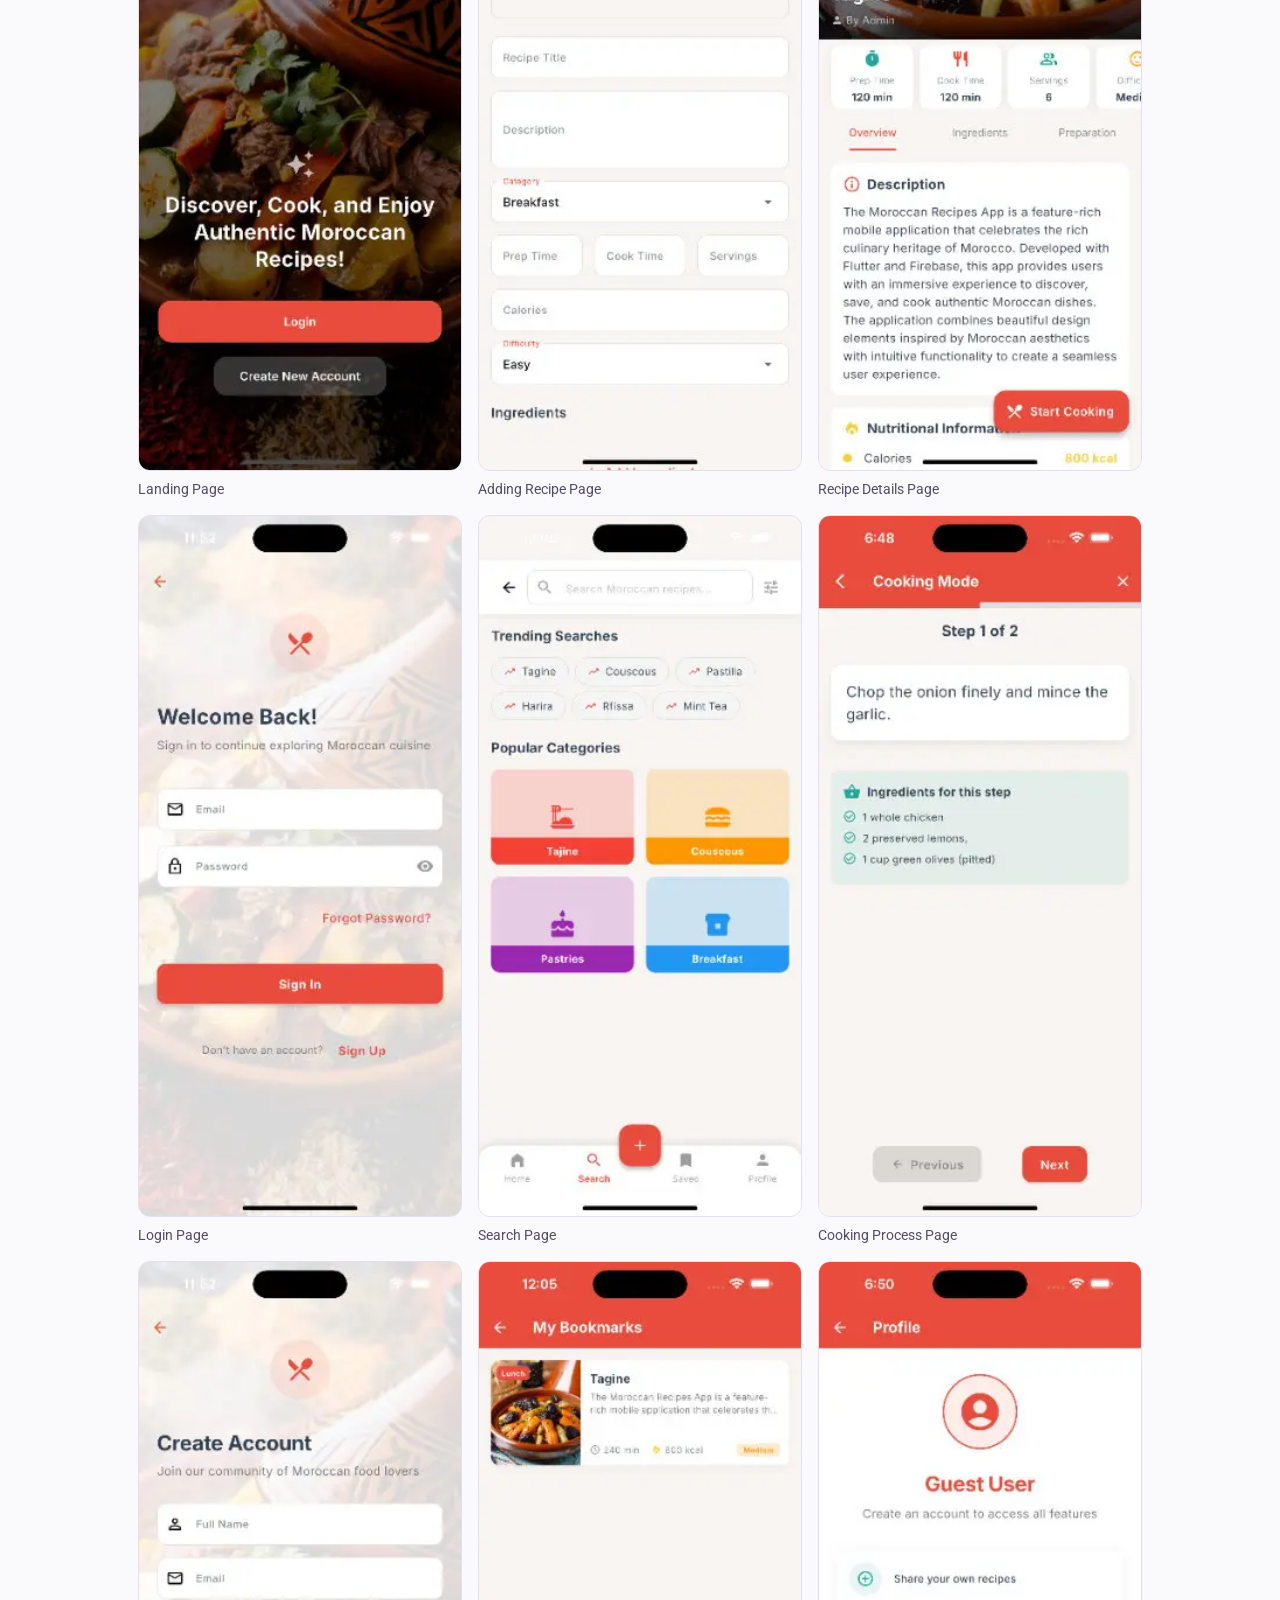
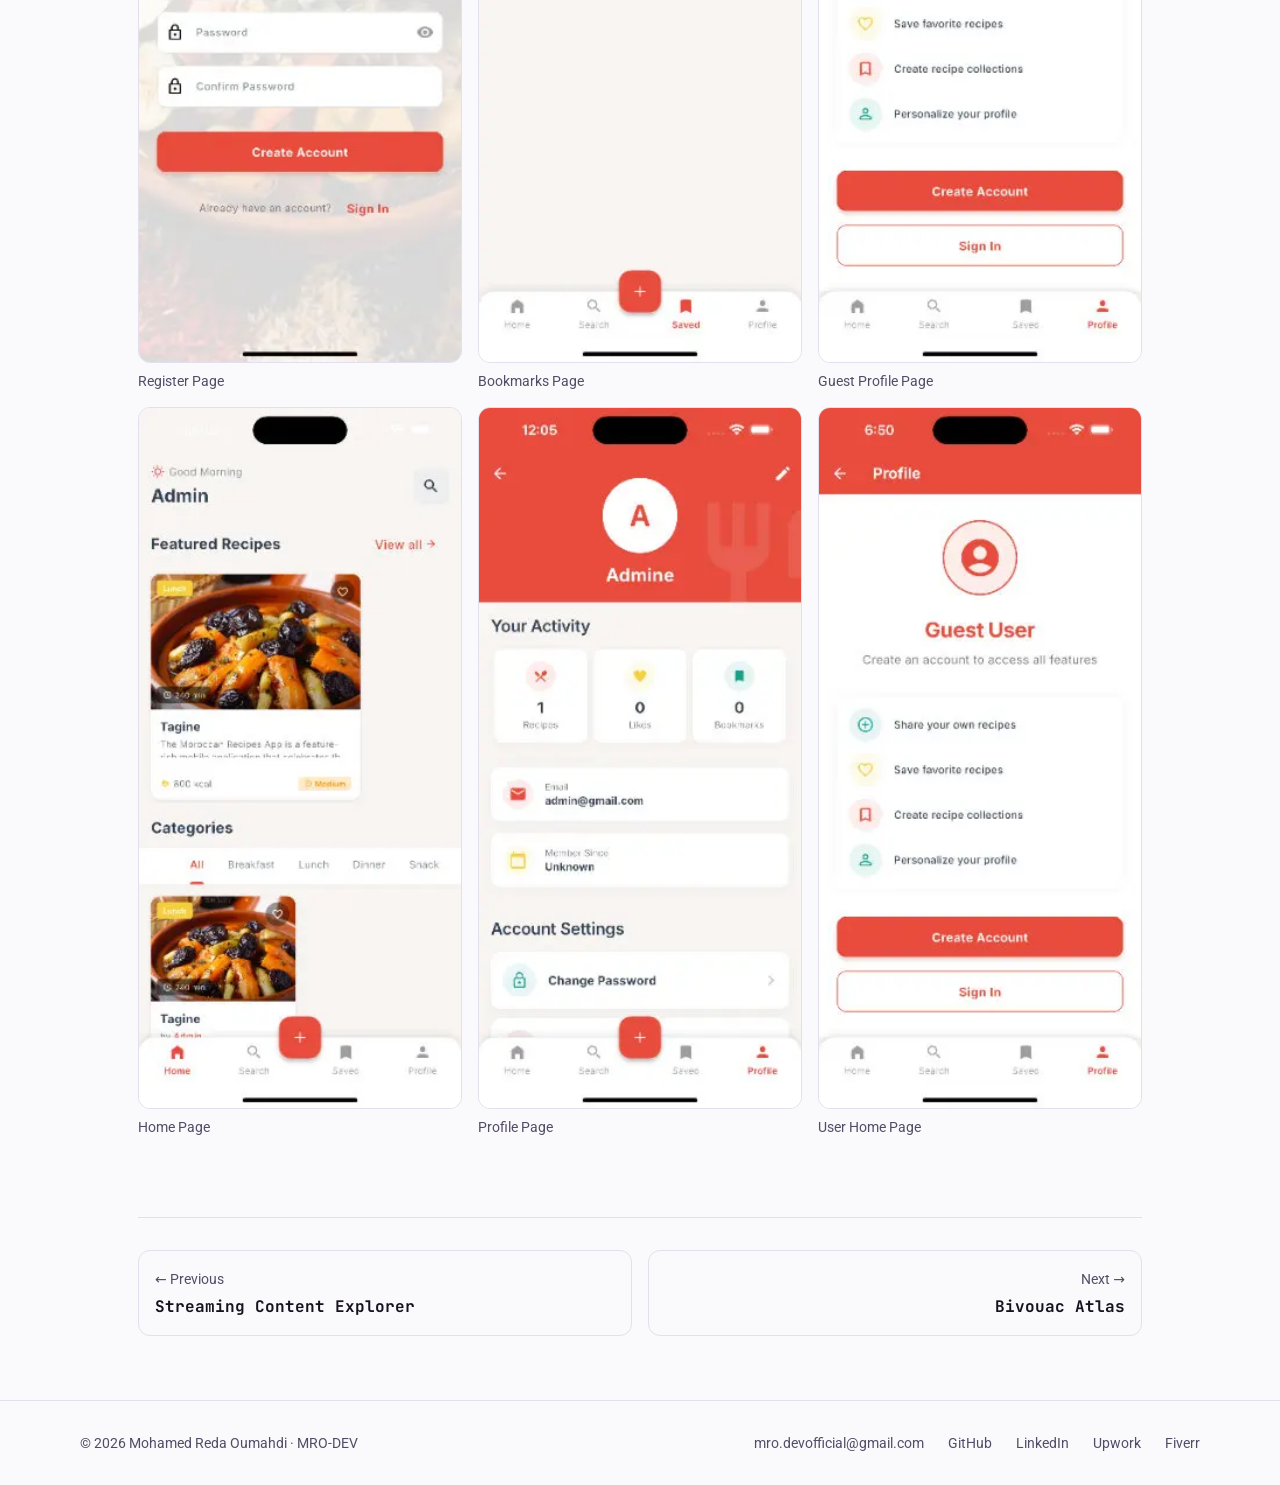
<file: work/moroccan-recipes/index.html>
<!DOCTYPE html><html lang="en"><head><meta charset="utf-8"><meta name="viewport" content="width=device-width, initial-scale=1"><title>Moroccan Recipes · Mohamed Reda Oumahdi</title><meta name="description" content="A Flutter and Firebase app for discovering, saving and cooking authentic Moroccan dishes, with a design inspired by Moroccan aesthetics."><meta name="author" content="Mohamed Reda Oumahdi"><link rel="canonical" href="https://mohamedredaoumahdi.github.io/work/moroccan-recipes/"><meta name="theme-color" content="#4A00E0"><link rel="icon" type="image/png" href="/favicon.png"><link rel="apple-touch-icon" href="/icons/Icon-192.png"><link rel="sitemap" href="/sitemap-index.xml"><meta property="og:type" content="website"><meta property="og:site_name" content="MRO-DEV"><meta property="og:title" content="Moroccan Recipes · Mohamed Reda Oumahdi"><meta property="og:description" content="A Flutter and Firebase app for discovering, saving and cooking authentic Moroccan dishes, with a design inspired by Moroccan aesthetics."><meta property="og:url" content="https://mohamedredaoumahdi.github.io/work/moroccan-recipes/"><meta property="og:image" content="https://mohamedredaoumahdi.github.io/_astro/moroccan-recipes-thumb.DB9lHnWB_Z24UmVp.jpg"><meta property="og:image:width" content="1200"><meta property="og:image:height" content="630"><meta property="og:image:alt" content="MRO-DEV: Mobile developer for founders who need it done right."><meta property="og:locale" content="en_US"><meta name="twitter:card" content="summary_large_image"><meta name="twitter:title" content="Moroccan Recipes · Mohamed Reda Oumahdi"><meta name="twitter:description" content="A Flutter and Firebase app for discovering, saving and cooking authentic Moroccan dishes, with a design inspired by Moroccan aesthetics."><meta name="twitter:image" content="https://mohamedredaoumahdi.github.io/_astro/moroccan-recipes-thumb.DB9lHnWB_Z24UmVp.jpg"><script type="application/ld+json">{"@context":"https://schema.org","@type":"Person","name":"Mohamed Reda Oumahdi","alternateName":"MRO-DEV","jobTitle":"Freelance Mobile Developer","description":"Freelance mobile developer building Flutter + Firebase apps and native iOS apps in Swift/SwiftUI.","url":"https://mohamedredaoumahdi.github.io/","image":"https://mohamedredaoumahdi.github.io/og-image.png","email":"mailto:mro.devofficial@gmail.com","address":{"@type":"PostalAddress","addressLocality":"Agadir","addressCountry":"MA"},"knowsAbout":["Flutter","Dart","Firebase","Swift","SwiftUI","iOS development","Android development","Stripe","Riverpod","GetX"],"knowsLanguage":["ar","en","fr"],"sameAs":["https://github.com/mohamedredaoumahdi","https://www.linkedin.com/in/mohamed-reda-oumahdi-673929200/","https://www.upwork.com/freelancers/~01eeb2ba7fdff916ba","https://www.fiverr.com/users/medredaoumahdi/"]}</script><!-- Apply the saved or system theme before first paint (no flash). --><script>
      (() => {
        let theme = null;
        try { theme = localStorage.getItem('theme'); } catch (e) {}
        const dark = theme ? theme === 'dark' : matchMedia('(prefers-color-scheme: dark)').matches;
        document.documentElement.classList.toggle('dark', dark);
      })();
    </script><link rel="stylesheet" href="/_astro/Footer.CC6nyVhg.css"><style>.body[data-astro-cid-pznzci7v]{font-size:17px;line-height:1.7}.body[data-astro-cid-pznzci7v] p[data-astro-cid-pznzci7v]{margin-top:1.1em}.body[data-astro-cid-pznzci7v] p[data-astro-cid-pznzci7v]:first-child{margin-top:0}.body[data-astro-cid-pznzci7v] h2[data-astro-cid-pznzci7v]{font-family:var(--font-mono);letter-spacing:.08em;text-transform:uppercase;color:var(--accent);margin-top:2em;font-size:15px;font-weight:700}.body[data-astro-cid-pznzci7v] ul[data-astro-cid-pznzci7v]{gap:.6em;margin-top:.8em;padding:0;list-style:none;display:grid}.body[data-astro-cid-pznzci7v] li[data-astro-cid-pznzci7v]{padding-left:1.4em;position:relative}.body[data-astro-cid-pznzci7v] li[data-astro-cid-pznzci7v]:before{content:"";background:var(--accent);border-radius:2px;width:7px;height:7px;position:absolute;top:.72em;left:.2em}.gallery[data-astro-cid-pznzci7v]{columns:2 160px;column-gap:16px}@media (width>=768px){.gallery[data-astro-cid-pznzci7v]{columns:3}}
</style></head><body class="min-h-screen bg-bg text-text"><a href="#main" class="sr-only focus:not-sr-only focus:fixed focus:left-4 focus:top-4 focus:z-50 focus:rounded-lg focus:bg-btn focus:px-4 focus:py-2 focus:text-white">Skip to content</a><header class="sticky top-0 z-40 border-b border-line bg-bg/90 backdrop-blur"><nav class="mx-auto flex h-[60px] max-w-[1440px] items-center justify-between px-5 lg:h-[72px] lg:px-20" aria-label="Main"><a href="/" class="flex gap-2 font-mono text-[17px] font-bold text-text lg:text-[18px]" aria-label="MRO-DEV, home"><span class="text-accent" aria-hidden="true">&lt;/&gt;</span><span>MRO</span></a><div class="flex items-center gap-2 lg:gap-10"><ul class="hidden gap-9 text-[15px] font-medium lg:flex"><li><a href="/#services" class="text-muted transition-colors hover:text-text">Services</a></li><li><a href="/#projects" class="text-muted transition-colors hover:text-text">Projects</a></li><li><a href="/#contact" class="text-muted transition-colors hover:text-text">Contact</a></li></ul><button type="button" data-theme-toggle role="switch" aria-checked="false" aria-label="Dark mode" class="flex h-[30px] w-[52px] items-center justify-start rounded-full border border-line bg-surface-2 p-[3px] dark:justify-end"><span class="relative block size-[22px] overflow-hidden rounded-full bg-accent"><!-- Crescent cut-out in dark mode --><span class="absolute left-2 -top-1 hidden size-[18px] rounded-full bg-surface-2 dark:block"></span></span></button><button type="button" data-menu-toggle aria-expanded="false" aria-controls="mobile-menu" aria-label="Open menu" class="flex size-11 flex-col items-center justify-center gap-[5px] lg:hidden"><span class="h-0.5 w-5 rounded bg-text"></span><span class="h-0.5 w-5 rounded bg-text"></span><span class="h-0.5 w-5 rounded bg-text"></span></button></div></nav><ul id="mobile-menu" hidden class="border-t border-line px-5 py-2 lg:hidden"><li><a href="/#services" class="block py-3 text-base font-medium text-text" data-menu-link>Services</a></li><li><a href="/#projects" class="block py-3 text-base font-medium text-text" data-menu-link>Projects</a></li><li><a href="/#contact" class="block py-3 text-base font-medium text-text" data-menu-link>Contact</a></li></ul></header><script type="module">var e=document.documentElement,t=document.querySelector(`[data-theme-toggle]`),n=()=>t.setAttribute(`aria-checked`,String(e.classList.contains(`dark`)));n(),t.addEventListener(`click`,()=>{let t=!e.classList.contains(`dark`);e.classList.toggle(`dark`,t);try{localStorage.setItem(`theme`,t?`dark`:`light`)}catch{}n()});var r=document.querySelector(`[data-menu-toggle]`),i=document.getElementById(`mobile-menu`),a=!1,o=e=>{a=e,i.hidden=!e,r.setAttribute(`aria-expanded`,String(e)),r.setAttribute(`aria-label`,e?`Close menu`:`Open menu`)};r.addEventListener(`click`,()=>o(!a)),i.querySelectorAll(`[data-menu-link]`).forEach(e=>e.addEventListener(`click`,()=>o(!1)));</script><main id="main" class="mx-auto max-w-[1100px] px-5 py-10 md:px-12 lg:py-16" data-astro-cid-pznzci7v><a href="/#projects" class="inline-flex items-center gap-2 text-[15px] font-medium text-muted hover:text-text" data-astro-cid-pznzci7v><span aria-hidden="true" data-astro-cid-pznzci7v>&larr;</span> All projects</a><header class="mt-8" data-astro-cid-pznzci7v><p class="font-mono text-[13px] font-medium tracking-[0.12em] text-accent" data-astro-cid-pznzci7v>PROJECT</p><h1 class="mt-3 font-mono text-4xl font-bold tracking-tight text-balance lg:text-[52px] lg:leading-[1.1]" data-astro-cid-pznzci7v>Moroccan Recipes</h1><p class="mt-5 max-w-[760px] text-lg leading-relaxed text-muted lg:text-[19px]" data-astro-cid-pznzci7v>A Flutter and Firebase app for discovering, saving and cooking authentic Moroccan dishes, with a design inspired by Moroccan aesthetics.</p><div class="mt-6" data-astro-cid-pznzci7v><ul class="flex flex-wrap gap-2" aria-label="Technologies"><li class="rounded-full bg-surface-2 px-2.5 py-1 font-mono text-xs font-medium text-muted">Flutter</li><li class="rounded-full bg-surface-2 px-2.5 py-1 font-mono text-xs font-medium text-muted">Firebase Auth</li><li class="rounded-full bg-surface-2 px-2.5 py-1 font-mono text-xs font-medium text-muted">Cloud Firestore</li><li class="rounded-full bg-surface-2 px-2.5 py-1 font-mono text-xs font-medium text-muted">Material Design</li></ul></div></header><div class="mt-10" data-astro-cid-pznzci7v><div class="yt relative aspect-video overflow-hidden rounded-2xl border border-line bg-black" data-video-id="KZtplokf-ek" data-title="Moroccan Recipes demo"><img src="/_astro/moroccan-recipes-thumb.DB9lHnWB_Z13nmvA.webp" srcset="/_astro/moroccan-recipes-thumb.DB9lHnWB_Z1qbA8R.webp 640w, /_astro/moroccan-recipes-thumb.DB9lHnWB_Z29rd83.webp 960w, /_astro/moroccan-recipes-thumb.DB9lHnWB_Z13nmvA.webp 1280w" alt sizes="(min-width: 1100px) 1040px, 100vw" loading="eager" decoding="async" width="1280" height="720" class="size-full object-cover"><button type="button" class="absolute inset-0 flex items-center justify-center bg-black/25 transition hover:bg-black/10" aria-label="Play video: Moroccan Recipes demo"><span class="flex size-[72px] items-center justify-center rounded-full bg-btn text-white shadow-lg"><svg viewBox="0 0 24 24" width="30" height="30" fill="currentColor" aria-hidden="true"><path d="M8 5v14l11-7z"></path></svg></span></button><noscript><a class="absolute inset-0 flex items-end p-4 text-white underline" href="https://www.youtube.com/watch?v=KZtplokf-ek">Watch on YouTube</a></noscript></div><script type="module">document.querySelectorAll(`.yt`).forEach(e=>{e.querySelector(`button`)?.addEventListener(`click`,()=>{let t=document.createElement(`iframe`);t.src=`https://www.youtube-nocookie.com/embed/${e.dataset.videoId}?autoplay=1&rel=0`,t.title=e.dataset.title??`Project video`,t.allow=`accelerometer; autoplay; clipboard-write; encrypted-media; gyroscope; picture-in-picture`,t.allowFullscreen=!0,t.className=`absolute inset-0 size-full`,e.replaceChildren(t),t.focus()})});</script></div><div class="body mt-12 max-w-[760px]" data-astro-cid-pznzci7v><ul data-astro-cid-pznzci7v><li data-astro-cid-pznzci7v>Email and password sign-in, anonymous browsing and password reset.</li><li data-astro-cid-pznzci7v>User profiles with saved recipes.</li><li data-astro-cid-pznzci7v>Role-based admin access for managing the recipe content.</li><li data-astro-cid-pznzci7v>Recipes and images served from Firestore with real-time updates.</li><li data-astro-cid-pznzci7v>A custom Material theme, responsive layouts and loading states.</li></ul></div><section class="mt-16" aria-labelledby="gallery-title" data-astro-cid-pznzci7v><h2 id="gallery-title" class="font-mono text-2xl font-bold" data-astro-cid-pznzci7v>Screenshots</h2><ul class="gallery mt-6" role="list" data-astro-cid-pznzci7v><li class="mb-4 break-inside-avoid" data-astro-cid-pznzci7v><a href="/_astro/moroccan-recipes-1.CfX-UNJx_ZLkBmq.webp" class="block overflow-hidden rounded-xl border border-line bg-surface-2 transition hover:border-accent" aria-label="Open full size: Landing Page" data-astro-cid-pznzci7v><img src="/_astro/moroccan-recipes-1.CfX-UNJx_1s7NtK.webp" srcset="/_astro/moroccan-recipes-1.CfX-UNJx_1s7NtK.webp 276w" alt="Landing Page" sizes="(min-width: 768px) 330px, 50vw" loading="lazy" data-astro-cid-pznzci7v="true" decoding="async" width="276" height="600" class="w-full"></a><p class="mt-2 text-sm text-muted" data-astro-cid-pznzci7v>Landing Page</p></li><li class="mb-4 break-inside-avoid" data-astro-cid-pznzci7v><a href="/_astro/moroccan-recipes-2.DsfduRbq_Z6gutk.webp" class="block overflow-hidden rounded-xl border border-line bg-surface-2 transition hover:border-accent" aria-label="Open full size: Login Page" data-astro-cid-pznzci7v><img src="/_astro/moroccan-recipes-2.DsfduRbq_28bUmQ.webp" srcset="/_astro/moroccan-recipes-2.DsfduRbq_28bUmQ.webp 276w" alt="Login Page" sizes="(min-width: 768px) 330px, 50vw" loading="lazy" data-astro-cid-pznzci7v="true" decoding="async" width="276" height="600" class="w-full"></a><p class="mt-2 text-sm text-muted" data-astro-cid-pznzci7v>Login Page</p></li><li class="mb-4 break-inside-avoid" data-astro-cid-pznzci7v><a href="/_astro/moroccan-recipes-3.BmaNl0x2_16j1GC.webp" class="block overflow-hidden rounded-xl border border-line bg-surface-2 transition hover:border-accent" aria-label="Open full size: Register Page" data-astro-cid-pznzci7v><img src="/_astro/moroccan-recipes-3.BmaNl0x2_Z1JpGg8.webp" srcset="/_astro/moroccan-recipes-3.BmaNl0x2_Z1JpGg8.webp 276w" alt="Register Page" sizes="(min-width: 768px) 330px, 50vw" loading="lazy" data-astro-cid-pznzci7v="true" decoding="async" width="276" height="600" class="w-full"></a><p class="mt-2 text-sm text-muted" data-astro-cid-pznzci7v>Register Page</p></li><li class="mb-4 break-inside-avoid" data-astro-cid-pznzci7v><a href="/_astro/moroccan-recipes-4.DBJo1lMF_1dVgO2.webp" class="block overflow-hidden rounded-xl border border-line bg-surface-2 transition hover:border-accent" aria-label="Open full size: Home Page" data-astro-cid-pznzci7v><img src="/_astro/moroccan-recipes-4.DBJo1lMF_Z1BMr8I.webp" srcset="/_astro/moroccan-recipes-4.DBJo1lMF_Z1BMr8I.webp 276w" alt="Home Page" sizes="(min-width: 768px) 330px, 50vw" loading="lazy" data-astro-cid-pznzci7v="true" decoding="async" width="276" height="600" class="w-full"></a><p class="mt-2 text-sm text-muted" data-astro-cid-pznzci7v>Home Page</p></li><li class="mb-4 break-inside-avoid" data-astro-cid-pznzci7v><a href="/_astro/moroccan-recipes-5.Bnq0KCHB_Z25iVvR.webp" class="block overflow-hidden rounded-xl border border-line bg-surface-2 transition hover:border-accent" aria-label="Open full size: Adding Recipe Page" data-astro-cid-pznzci7v><img src="/_astro/moroccan-recipes-5.Bnq0KCHB_99tkj.webp" srcset="/_astro/moroccan-recipes-5.Bnq0KCHB_99tkj.webp 276w" alt="Adding Recipe Page" sizes="(min-width: 768px) 330px, 50vw" loading="lazy" data-astro-cid-pznzci7v="true" decoding="async" width="276" height="600" class="w-full"></a><p class="mt-2 text-sm text-muted" data-astro-cid-pznzci7v>Adding Recipe Page</p></li><li class="mb-4 break-inside-avoid" data-astro-cid-pznzci7v><a href="/_astro/moroccan-recipes-6.C9j5Hjm-_Z1ts5iG.webp" class="block overflow-hidden rounded-xl border border-line bg-surface-2 transition hover:border-accent" aria-label="Open full size: Search Page" data-astro-cid-pznzci7v><img src="/_astro/moroccan-recipes-6.C9j5Hjm-_K0kxu.webp" srcset="/_astro/moroccan-recipes-6.C9j5Hjm-_K0kxu.webp 276w" alt="Search Page" sizes="(min-width: 768px) 330px, 50vw" loading="lazy" data-astro-cid-pznzci7v="true" decoding="async" width="276" height="600" class="w-full"></a><p class="mt-2 text-sm text-muted" data-astro-cid-pznzci7v>Search Page</p></li><li class="mb-4 break-inside-avoid" data-astro-cid-pznzci7v><a href="/_astro/moroccan-recipes-7.CKoRvQtO_1IwBnX.webp" class="block overflow-hidden rounded-xl border border-line bg-surface-2 transition hover:border-accent" aria-label="Open full size: Bookmarks Page" data-astro-cid-pznzci7v><img src="/_astro/moroccan-recipes-7.CKoRvQtO_Z17c6yM.webp" srcset="/_astro/moroccan-recipes-7.CKoRvQtO_Z17c6yM.webp 276w" alt="Bookmarks Page" sizes="(min-width: 768px) 330px, 50vw" loading="lazy" data-astro-cid-pznzci7v="true" decoding="async" width="276" height="600" class="w-full"></a><p class="mt-2 text-sm text-muted" data-astro-cid-pznzci7v>Bookmarks Page</p></li><li class="mb-4 break-inside-avoid" data-astro-cid-pznzci7v><a href="/_astro/moroccan-recipes-8.mLyc8OFq_2pmqOK.webp" class="block overflow-hidden rounded-xl border border-line bg-surface-2 transition hover:border-accent" aria-label="Open full size: Profile Page" data-astro-cid-pznzci7v><img src="/_astro/moroccan-recipes-8.mLyc8OFq_Zqmh80.webp" srcset="/_astro/moroccan-recipes-8.mLyc8OFq_Zqmh80.webp 276w" alt="Profile Page" sizes="(min-width: 768px) 330px, 50vw" loading="lazy" data-astro-cid-pznzci7v="true" decoding="async" width="276" height="600" class="w-full"></a><p class="mt-2 text-sm text-muted" data-astro-cid-pznzci7v>Profile Page</p></li><li class="mb-4 break-inside-avoid" data-astro-cid-pznzci7v><a href="/_astro/moroccan-recipes-9.olc-uLZx_26KBVX.webp" class="block overflow-hidden rounded-xl border border-line bg-surface-2 transition hover:border-accent" aria-label="Open full size: Recipe Details Page" data-astro-cid-pznzci7v><img src="/_astro/moroccan-recipes-9.olc-uLZx_ZIX60M.webp" srcset="/_astro/moroccan-recipes-9.olc-uLZx_ZIX60M.webp 276w" alt="Recipe Details Page" sizes="(min-width: 768px) 330px, 50vw" loading="lazy" data-astro-cid-pznzci7v="true" decoding="async" width="276" height="600" class="w-full"></a><p class="mt-2 text-sm text-muted" data-astro-cid-pznzci7v>Recipe Details Page</p></li><li class="mb-4 break-inside-avoid" data-astro-cid-pznzci7v><a href="/_astro/moroccan-recipes-10.B9cTIfO0_ZhNvUa.webp" class="block overflow-hidden rounded-xl border border-line bg-surface-2 transition hover:border-accent" aria-label="Open full size: Cooking Process Page" data-astro-cid-pznzci7v><img src="/_astro/moroccan-recipes-10.B9cTIfO0_Z289oQE.webp" srcset="/_astro/moroccan-recipes-10.B9cTIfO0_Z289oQE.webp 276w" alt="Cooking Process Page" sizes="(min-width: 768px) 330px, 50vw" loading="lazy" data-astro-cid-pznzci7v="true" decoding="async" width="276" height="600" class="w-full"></a><p class="mt-2 text-sm text-muted" data-astro-cid-pznzci7v>Cooking Process Page</p></li><li class="mb-4 break-inside-avoid" data-astro-cid-pznzci7v><a href="/_astro/moroccan-recipes-11.D-Xo1Z2C_ZeR9e4.webp" class="block overflow-hidden rounded-xl border border-line bg-surface-2 transition hover:border-accent" aria-label="Open full size: Guest Profile Page" data-astro-cid-pznzci7v><img src="/_astro/moroccan-recipes-11.D-Xo1Z2C_Z25d2ay.webp" srcset="/_astro/moroccan-recipes-11.D-Xo1Z2C_Z25d2ay.webp 276w" alt="Guest Profile Page" sizes="(min-width: 768px) 330px, 50vw" loading="lazy" data-astro-cid-pznzci7v="true" decoding="async" width="276" height="600" class="w-full"></a><p class="mt-2 text-sm text-muted" data-astro-cid-pznzci7v>Guest Profile Page</p></li><li class="mb-4 break-inside-avoid" data-astro-cid-pznzci7v><a href="/_astro/moroccan-recipes-11.D-Xo1Z2C_ZeR9e4.webp" class="block overflow-hidden rounded-xl border border-line bg-surface-2 transition hover:border-accent" aria-label="Open full size: User Home Page" data-astro-cid-pznzci7v><img src="/_astro/moroccan-recipes-11.D-Xo1Z2C_Z25d2ay.webp" srcset="/_astro/moroccan-recipes-11.D-Xo1Z2C_Z25d2ay.webp 276w" alt="User Home Page" sizes="(min-width: 768px) 330px, 50vw" loading="lazy" data-astro-cid-pznzci7v="true" decoding="async" width="276" height="600" class="w-full"></a><p class="mt-2 text-sm text-muted" data-astro-cid-pznzci7v>User Home Page</p></li></ul></section><nav class="mt-16 grid gap-4 border-t border-line pt-8 sm:grid-cols-2" aria-label="More projects" data-astro-cid-pznzci7v><a href="/work/streaming-content-explorer/" class="rounded-xl border border-line p-4 hover:border-accent" data-astro-cid-pznzci7v><span class="text-sm text-muted" data-astro-cid-pznzci7v>&larr; Previous</span><span class="mt-1 block font-mono font-bold" data-astro-cid-pznzci7v>Streaming Content Explorer</span></a><a href="/work/bivouac-atlas/" class="rounded-xl border border-line p-4 text-right hover:border-accent sm:col-start-2" data-astro-cid-pznzci7v><span class="text-sm text-muted" data-astro-cid-pznzci7v>Next &rarr;</span><span class="mt-1 block font-mono font-bold" data-astro-cid-pznzci7v>Bivouac Atlas</span></a></nav></main><footer class="border-t border-line"><div class="mx-auto flex max-w-[1440px] flex-col gap-4 px-5 py-8 text-sm text-muted md:flex-row md:items-center md:justify-between lg:px-20"><p>&copy; 2026 Mohamed Reda Oumahdi · MRO-DEV</p><ul class="flex flex-wrap gap-x-6 gap-y-2"><li><a href="mailto:mro.devofficial@gmail.com" class="hover:text-text">mro.devofficial@gmail.com</a></li><li><a href="https://github.com/mohamedredaoumahdi" class="hover:text-text" rel="me noopener" target="_blank">GitHub</a></li><li><a href="https://www.linkedin.com/in/mohamed-reda-oumahdi-673929200/" class="hover:text-text" rel="me noopener" target="_blank">LinkedIn</a></li><li><a href="https://www.upwork.com/freelancers/~01eeb2ba7fdff916ba" class="hover:text-text" rel="me noopener" target="_blank">Upwork</a></li><li><a href="https://www.fiverr.com/users/medredaoumahdi/" class="hover:text-text" rel="me noopener" target="_blank">Fiverr</a></li></ul></div></footer><script type="module" src="https://static.cloudflareinsights.com/beacon.min.js" data-cf-beacon="{&quot;token&quot;:&quot;7c40934f63c54dfc88fba3b0391848d2&quot;}"></script></body></html>
</file>
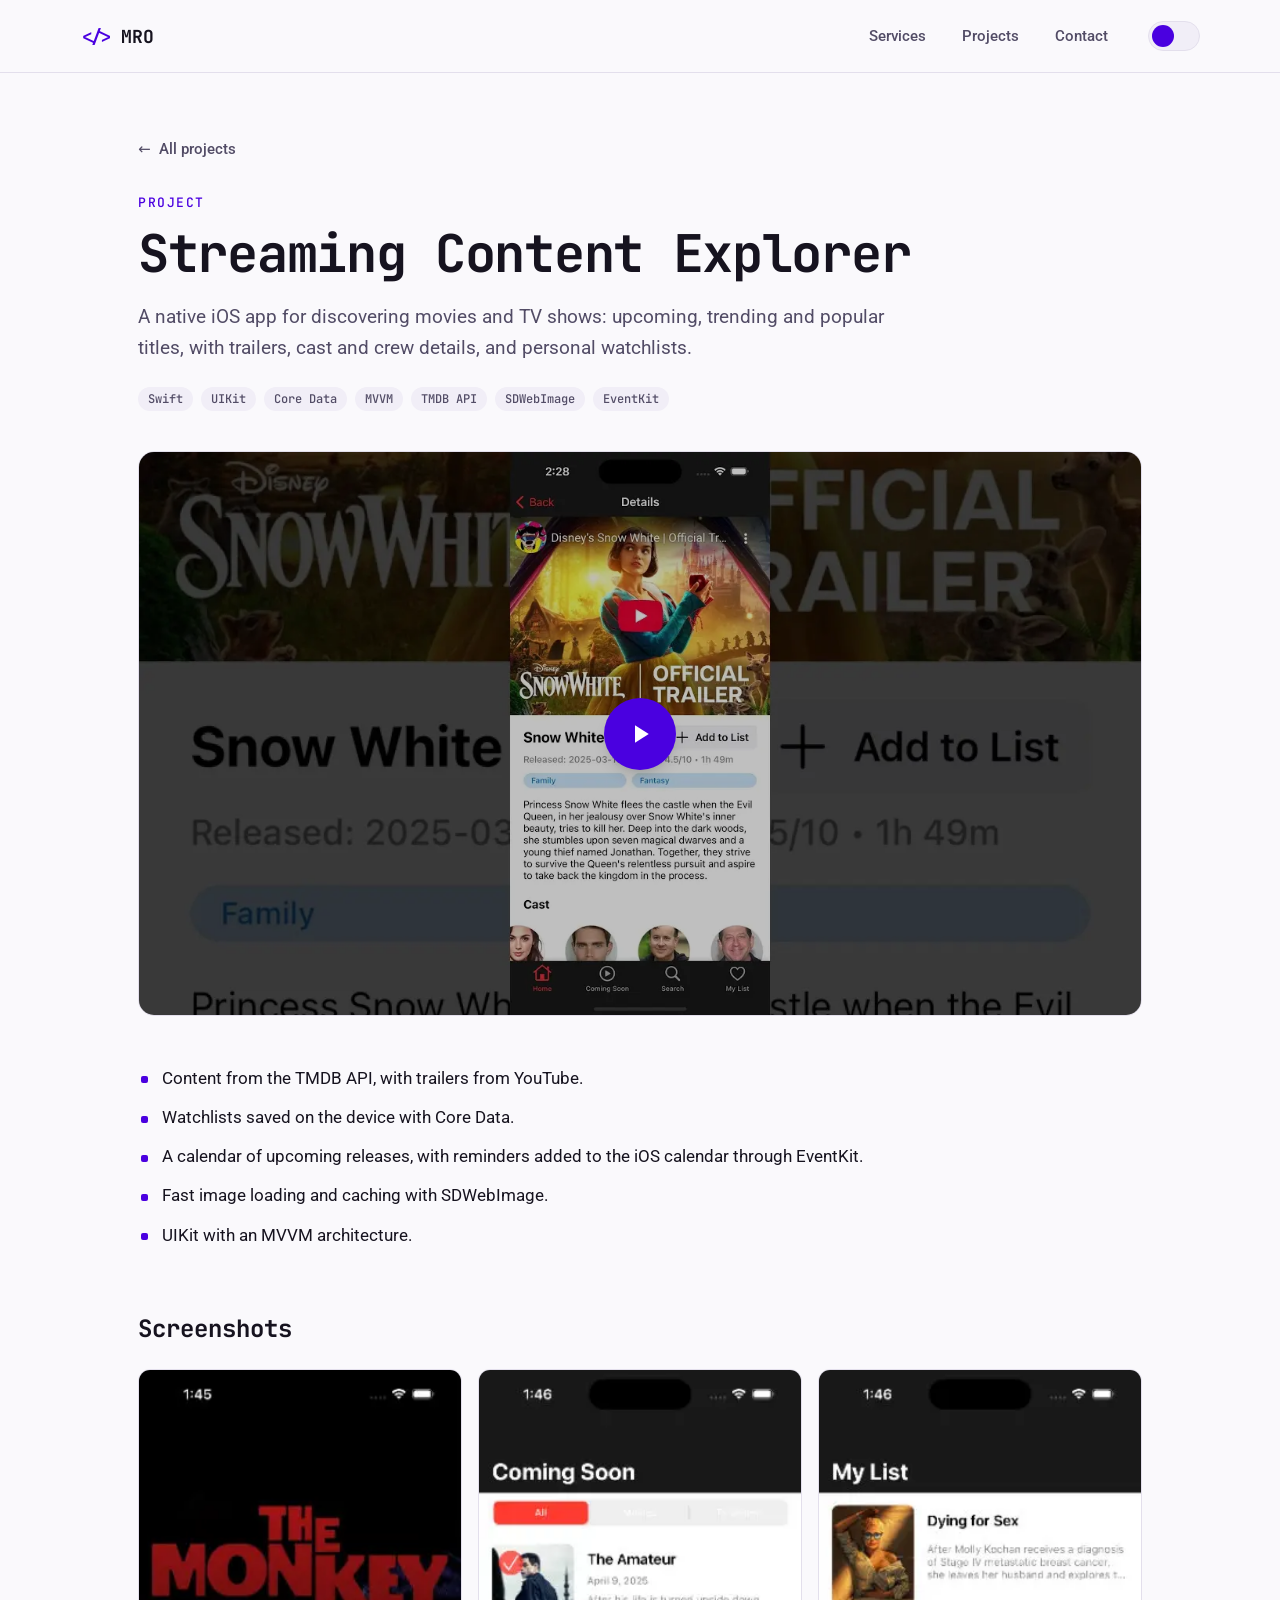
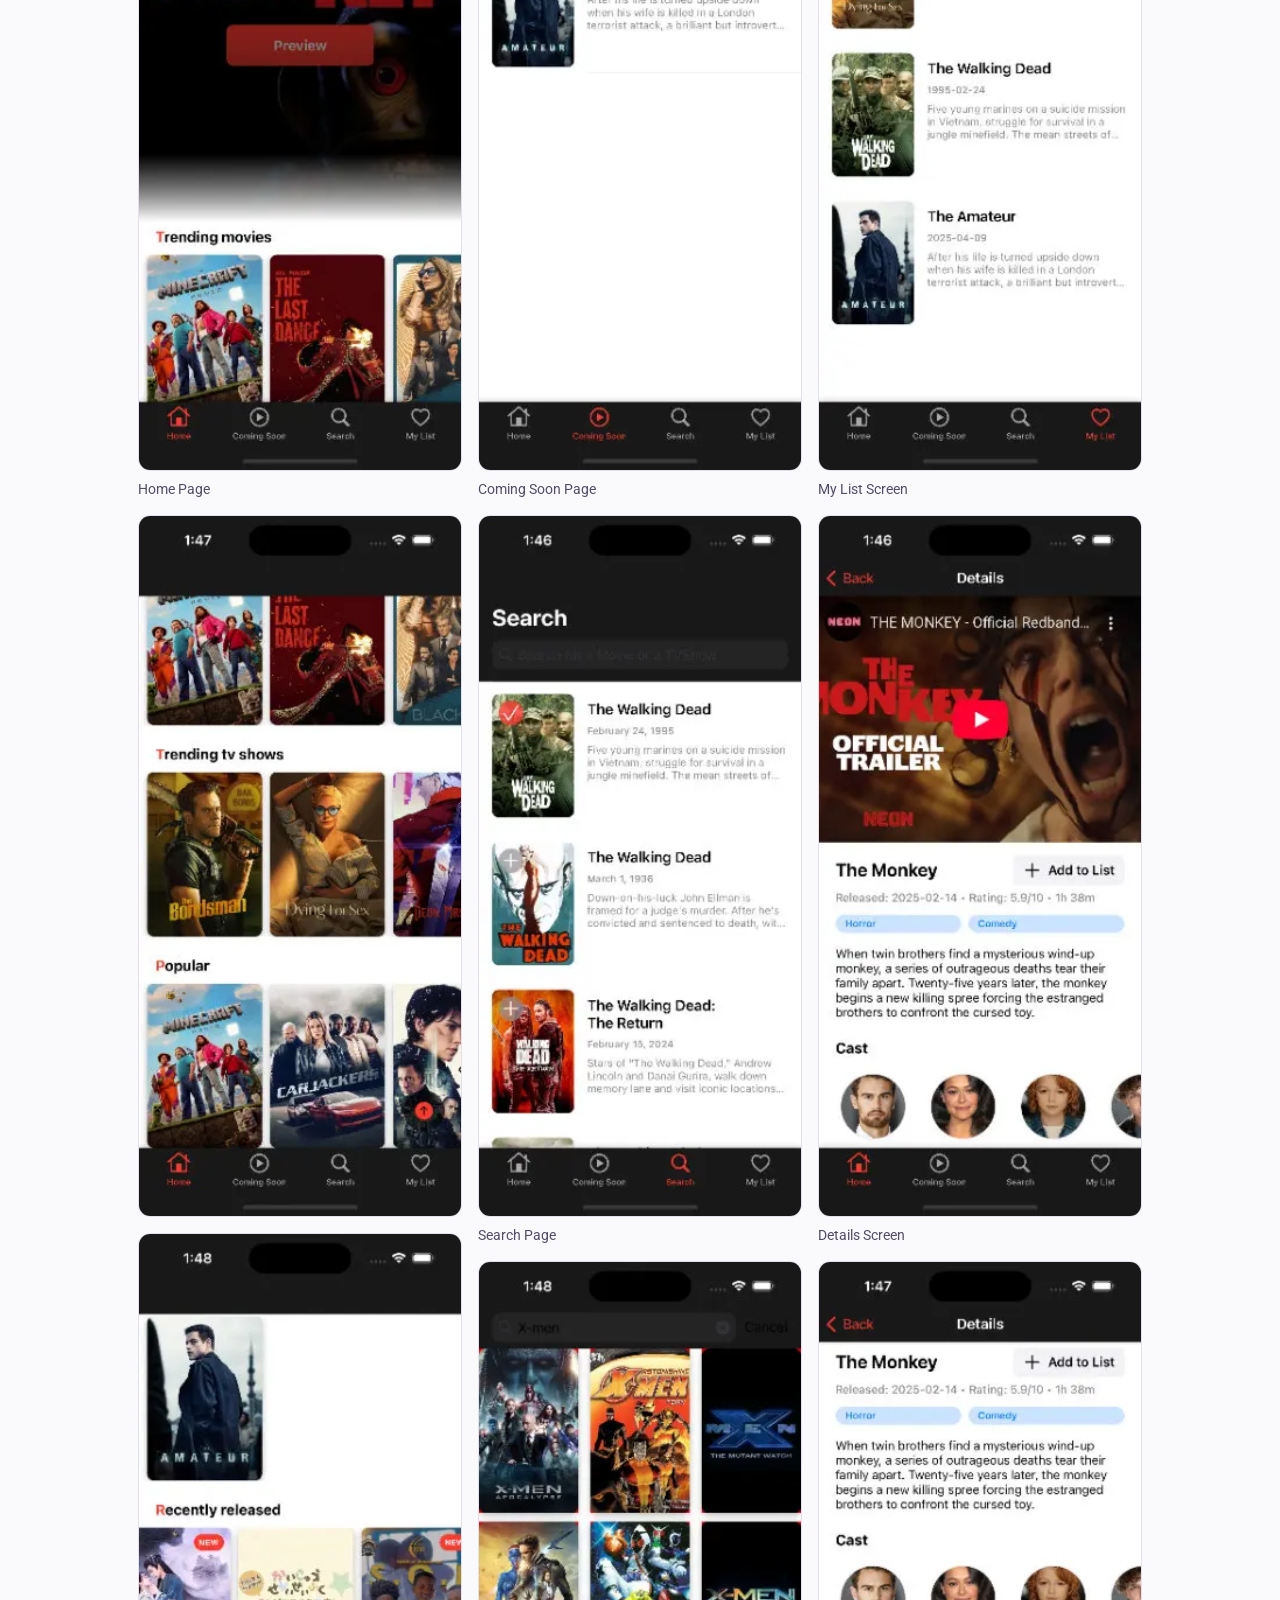
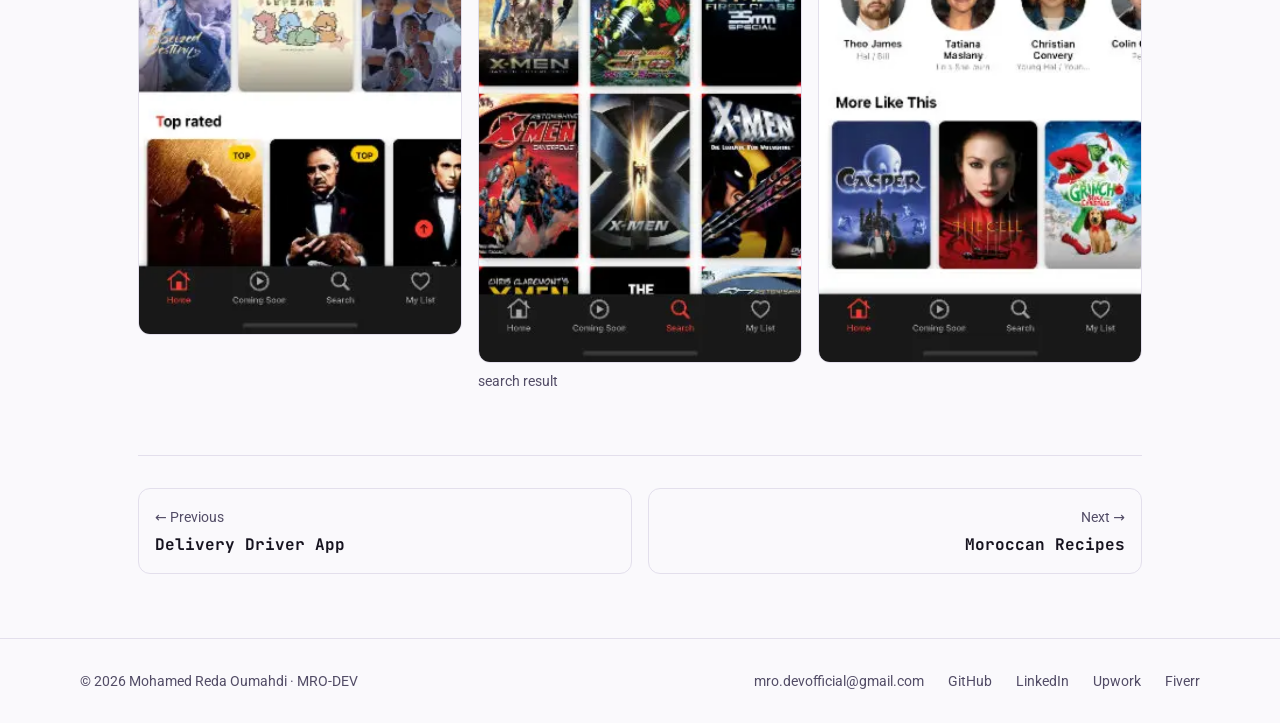
<file: work/streaming-content-explorer/index.html>
<!DOCTYPE html><html lang="en"><head><meta charset="utf-8"><meta name="viewport" content="width=device-width, initial-scale=1"><title>Streaming Content Explorer · Mohamed Reda Oumahdi</title><meta name="description" content="A native iOS app for discovering movies and TV shows: upcoming, trending and popular titles, with trailers, cast and crew details, and personal watchlists."><meta name="author" content="Mohamed Reda Oumahdi"><link rel="canonical" href="https://mohamedredaoumahdi.github.io/work/streaming-content-explorer/"><meta name="theme-color" content="#4A00E0"><link rel="icon" type="image/png" href="/favicon.png"><link rel="apple-touch-icon" href="/icons/Icon-192.png"><link rel="sitemap" href="/sitemap-index.xml"><meta property="og:type" content="website"><meta property="og:site_name" content="MRO-DEV"><meta property="og:title" content="Streaming Content Explorer · Mohamed Reda Oumahdi"><meta property="og:description" content="A native iOS app for discovering movies and TV shows: upcoming, trending and popular titles, with trailers, cast and crew details, and personal watchlists."><meta property="og:url" content="https://mohamedredaoumahdi.github.io/work/streaming-content-explorer/"><meta property="og:image" content="https://mohamedredaoumahdi.github.io/_astro/streaming-content-explorer-thumb.Doj6Y1s-_Z1BSCOD.jpg"><meta property="og:image:width" content="1200"><meta property="og:image:height" content="630"><meta property="og:image:alt" content="MRO-DEV: Mobile developer for founders who need it done right."><meta property="og:locale" content="en_US"><meta name="twitter:card" content="summary_large_image"><meta name="twitter:title" content="Streaming Content Explorer · Mohamed Reda Oumahdi"><meta name="twitter:description" content="A native iOS app for discovering movies and TV shows: upcoming, trending and popular titles, with trailers, cast and crew details, and personal watchlists."><meta name="twitter:image" content="https://mohamedredaoumahdi.github.io/_astro/streaming-content-explorer-thumb.Doj6Y1s-_Z1BSCOD.jpg"><script type="application/ld+json">{"@context":"https://schema.org","@type":"Person","name":"Mohamed Reda Oumahdi","alternateName":"MRO-DEV","jobTitle":"Freelance Mobile Developer","description":"Freelance mobile developer building Flutter + Firebase apps and native iOS apps in Swift/SwiftUI.","url":"https://mohamedredaoumahdi.github.io/","image":"https://mohamedredaoumahdi.github.io/og-image.png","email":"mailto:mro.devofficial@gmail.com","address":{"@type":"PostalAddress","addressLocality":"Agadir","addressCountry":"MA"},"knowsAbout":["Flutter","Dart","Firebase","Swift","SwiftUI","iOS development","Android development","Stripe","Riverpod","GetX"],"knowsLanguage":["ar","en","fr"],"sameAs":["https://github.com/mohamedredaoumahdi","https://www.linkedin.com/in/mohamed-reda-oumahdi-673929200/","https://www.upwork.com/freelancers/~01eeb2ba7fdff916ba","https://www.fiverr.com/users/medredaoumahdi/"]}</script><!-- Apply the saved or system theme before first paint (no flash). --><script>
      (() => {
        let theme = null;
        try { theme = localStorage.getItem('theme'); } catch (e) {}
        const dark = theme ? theme === 'dark' : matchMedia('(prefers-color-scheme: dark)').matches;
        document.documentElement.classList.toggle('dark', dark);
      })();
    </script><link rel="stylesheet" href="/_astro/Footer.CC6nyVhg.css"><style>.body[data-astro-cid-pznzci7v]{font-size:17px;line-height:1.7}.body[data-astro-cid-pznzci7v] p[data-astro-cid-pznzci7v]{margin-top:1.1em}.body[data-astro-cid-pznzci7v] p[data-astro-cid-pznzci7v]:first-child{margin-top:0}.body[data-astro-cid-pznzci7v] h2[data-astro-cid-pznzci7v]{font-family:var(--font-mono);letter-spacing:.08em;text-transform:uppercase;color:var(--accent);margin-top:2em;font-size:15px;font-weight:700}.body[data-astro-cid-pznzci7v] ul[data-astro-cid-pznzci7v]{gap:.6em;margin-top:.8em;padding:0;list-style:none;display:grid}.body[data-astro-cid-pznzci7v] li[data-astro-cid-pznzci7v]{padding-left:1.4em;position:relative}.body[data-astro-cid-pznzci7v] li[data-astro-cid-pznzci7v]:before{content:"";background:var(--accent);border-radius:2px;width:7px;height:7px;position:absolute;top:.72em;left:.2em}.gallery[data-astro-cid-pznzci7v]{columns:2 160px;column-gap:16px}@media (width>=768px){.gallery[data-astro-cid-pznzci7v]{columns:3}}
</style></head><body class="min-h-screen bg-bg text-text"><a href="#main" class="sr-only focus:not-sr-only focus:fixed focus:left-4 focus:top-4 focus:z-50 focus:rounded-lg focus:bg-btn focus:px-4 focus:py-2 focus:text-white">Skip to content</a><header class="sticky top-0 z-40 border-b border-line bg-bg/90 backdrop-blur"><nav class="mx-auto flex h-[60px] max-w-[1440px] items-center justify-between px-5 lg:h-[72px] lg:px-20" aria-label="Main"><a href="/" class="flex gap-2 font-mono text-[17px] font-bold text-text lg:text-[18px]" aria-label="MRO-DEV, home"><span class="text-accent" aria-hidden="true">&lt;/&gt;</span><span>MRO</span></a><div class="flex items-center gap-2 lg:gap-10"><ul class="hidden gap-9 text-[15px] font-medium lg:flex"><li><a href="/#services" class="text-muted transition-colors hover:text-text">Services</a></li><li><a href="/#projects" class="text-muted transition-colors hover:text-text">Projects</a></li><li><a href="/#contact" class="text-muted transition-colors hover:text-text">Contact</a></li></ul><button type="button" data-theme-toggle role="switch" aria-checked="false" aria-label="Dark mode" class="flex h-[30px] w-[52px] items-center justify-start rounded-full border border-line bg-surface-2 p-[3px] dark:justify-end"><span class="relative block size-[22px] overflow-hidden rounded-full bg-accent"><!-- Crescent cut-out in dark mode --><span class="absolute left-2 -top-1 hidden size-[18px] rounded-full bg-surface-2 dark:block"></span></span></button><button type="button" data-menu-toggle aria-expanded="false" aria-controls="mobile-menu" aria-label="Open menu" class="flex size-11 flex-col items-center justify-center gap-[5px] lg:hidden"><span class="h-0.5 w-5 rounded bg-text"></span><span class="h-0.5 w-5 rounded bg-text"></span><span class="h-0.5 w-5 rounded bg-text"></span></button></div></nav><ul id="mobile-menu" hidden class="border-t border-line px-5 py-2 lg:hidden"><li><a href="/#services" class="block py-3 text-base font-medium text-text" data-menu-link>Services</a></li><li><a href="/#projects" class="block py-3 text-base font-medium text-text" data-menu-link>Projects</a></li><li><a href="/#contact" class="block py-3 text-base font-medium text-text" data-menu-link>Contact</a></li></ul></header><script type="module">var e=document.documentElement,t=document.querySelector(`[data-theme-toggle]`),n=()=>t.setAttribute(`aria-checked`,String(e.classList.contains(`dark`)));n(),t.addEventListener(`click`,()=>{let t=!e.classList.contains(`dark`);e.classList.toggle(`dark`,t);try{localStorage.setItem(`theme`,t?`dark`:`light`)}catch{}n()});var r=document.querySelector(`[data-menu-toggle]`),i=document.getElementById(`mobile-menu`),a=!1,o=e=>{a=e,i.hidden=!e,r.setAttribute(`aria-expanded`,String(e)),r.setAttribute(`aria-label`,e?`Close menu`:`Open menu`)};r.addEventListener(`click`,()=>o(!a)),i.querySelectorAll(`[data-menu-link]`).forEach(e=>e.addEventListener(`click`,()=>o(!1)));</script><main id="main" class="mx-auto max-w-[1100px] px-5 py-10 md:px-12 lg:py-16" data-astro-cid-pznzci7v><a href="/#projects" class="inline-flex items-center gap-2 text-[15px] font-medium text-muted hover:text-text" data-astro-cid-pznzci7v><span aria-hidden="true" data-astro-cid-pznzci7v>&larr;</span> All projects</a><header class="mt-8" data-astro-cid-pznzci7v><p class="font-mono text-[13px] font-medium tracking-[0.12em] text-accent" data-astro-cid-pznzci7v>PROJECT</p><h1 class="mt-3 font-mono text-4xl font-bold tracking-tight text-balance lg:text-[52px] lg:leading-[1.1]" data-astro-cid-pznzci7v>Streaming Content Explorer</h1><p class="mt-5 max-w-[760px] text-lg leading-relaxed text-muted lg:text-[19px]" data-astro-cid-pznzci7v>A native iOS app for discovering movies and TV shows: upcoming, trending and popular titles, with trailers, cast and crew details, and personal watchlists.</p><div class="mt-6" data-astro-cid-pznzci7v><ul class="flex flex-wrap gap-2" aria-label="Technologies"><li class="rounded-full bg-surface-2 px-2.5 py-1 font-mono text-xs font-medium text-muted">Swift</li><li class="rounded-full bg-surface-2 px-2.5 py-1 font-mono text-xs font-medium text-muted">UIKit</li><li class="rounded-full bg-surface-2 px-2.5 py-1 font-mono text-xs font-medium text-muted">Core Data</li><li class="rounded-full bg-surface-2 px-2.5 py-1 font-mono text-xs font-medium text-muted">MVVM</li><li class="rounded-full bg-surface-2 px-2.5 py-1 font-mono text-xs font-medium text-muted">TMDB API</li><li class="rounded-full bg-surface-2 px-2.5 py-1 font-mono text-xs font-medium text-muted">SDWebImage</li><li class="rounded-full bg-surface-2 px-2.5 py-1 font-mono text-xs font-medium text-muted">EventKit</li></ul></div></header><div class="mt-10" data-astro-cid-pznzci7v><div class="yt relative aspect-video overflow-hidden rounded-2xl border border-line bg-black" data-video-id="2hhowlS7S0Q" data-title="Streaming Content Explorer demo"><img src="/_astro/streaming-content-explorer-thumb.Doj6Y1s-_Z1wK1C3.webp" srcset="/_astro/streaming-content-explorer-thumb.Doj6Y1s-_1iMbd3.webp 640w, /_astro/streaming-content-explorer-thumb.Doj6Y1s-_1fDF0j.webp 960w, /_astro/streaming-content-explorer-thumb.Doj6Y1s-_Z1wK1C3.webp 1280w" alt sizes="(min-width: 1100px) 1040px, 100vw" loading="eager" decoding="async" width="1280" height="720" class="size-full object-cover"><button type="button" class="absolute inset-0 flex items-center justify-center bg-black/25 transition hover:bg-black/10" aria-label="Play video: Streaming Content Explorer demo"><span class="flex size-[72px] items-center justify-center rounded-full bg-btn text-white shadow-lg"><svg viewBox="0 0 24 24" width="30" height="30" fill="currentColor" aria-hidden="true"><path d="M8 5v14l11-7z"></path></svg></span></button><noscript><a class="absolute inset-0 flex items-end p-4 text-white underline" href="https://www.youtube.com/watch?v=2hhowlS7S0Q">Watch on YouTube</a></noscript></div><script type="module">document.querySelectorAll(`.yt`).forEach(e=>{e.querySelector(`button`)?.addEventListener(`click`,()=>{let t=document.createElement(`iframe`);t.src=`https://www.youtube-nocookie.com/embed/${e.dataset.videoId}?autoplay=1&rel=0`,t.title=e.dataset.title??`Project video`,t.allow=`accelerometer; autoplay; clipboard-write; encrypted-media; gyroscope; picture-in-picture`,t.allowFullscreen=!0,t.className=`absolute inset-0 size-full`,e.replaceChildren(t),t.focus()})});</script></div><div class="body mt-12 max-w-[760px]" data-astro-cid-pznzci7v><ul data-astro-cid-pznzci7v><li data-astro-cid-pznzci7v>Content from the TMDB API, with trailers from YouTube.</li><li data-astro-cid-pznzci7v>Watchlists saved on the device with Core Data.</li><li data-astro-cid-pznzci7v>A calendar of upcoming releases, with reminders added to the iOS calendar through EventKit.</li><li data-astro-cid-pznzci7v>Fast image loading and caching with SDWebImage.</li><li data-astro-cid-pznzci7v>UIKit with an MVVM architecture.</li></ul></div><section class="mt-16" aria-labelledby="gallery-title" data-astro-cid-pznzci7v><h2 id="gallery-title" class="font-mono text-2xl font-bold" data-astro-cid-pznzci7v>Screenshots</h2><ul class="gallery mt-6" role="list" data-astro-cid-pznzci7v><li class="mb-4 break-inside-avoid" data-astro-cid-pznzci7v><a href="/_astro/streaming-content-explorer-1.DU97-1NV_y9fBf.webp" class="block overflow-hidden rounded-xl border border-line bg-surface-2 transition hover:border-accent" aria-label="Open full size: Home Page" data-astro-cid-pznzci7v><img src="/_astro/streaming-content-explorer-1.DU97-1NV_ZmJYQL.webp" srcset="/_astro/streaming-content-explorer-1.DU97-1NV_ZmJYQL.webp 276w" alt="Home Page" sizes="(min-width: 768px) 330px, 50vw" loading="lazy" data-astro-cid-pznzci7v="true" decoding="async" width="276" height="600" class="w-full"></a><p class="mt-2 text-sm text-muted" data-astro-cid-pznzci7v>Home Page</p></li><li class="mb-4 break-inside-avoid" data-astro-cid-pznzci7v><a href="/_astro/streaming-content-explorer-2.CY2OLrnO_CUQJJ.webp" class="block overflow-hidden rounded-xl border border-line bg-surface-2 transition hover:border-accent" aria-label="Open full size: Streaming Content Explorer screenshot 2" data-astro-cid-pznzci7v><img src="/_astro/streaming-content-explorer-2.CY2OLrnO_ZhXnIh.webp" srcset="/_astro/streaming-content-explorer-2.CY2OLrnO_ZhXnIh.webp 276w" alt="Streaming Content Explorer screenshot 2" sizes="(min-width: 768px) 330px, 50vw" loading="lazy" data-astro-cid-pznzci7v="true" decoding="async" width="276" height="600" class="w-full"></a></li><li class="mb-4 break-inside-avoid" data-astro-cid-pznzci7v><a href="/_astro/streaming-content-explorer-3.C_UGZNe1_DHkut.webp" class="block overflow-hidden rounded-xl border border-line bg-surface-2 transition hover:border-accent" aria-label="Open full size: Streaming Content Explorer screenshot 3" data-astro-cid-pznzci7v><img src="/_astro/streaming-content-explorer-3.C_UGZNe1_ZhbTXx.webp" srcset="/_astro/streaming-content-explorer-3.C_UGZNe1_ZhbTXx.webp 276w" alt="Streaming Content Explorer screenshot 3" sizes="(min-width: 768px) 330px, 50vw" loading="lazy" data-astro-cid-pznzci7v="true" decoding="async" width="276" height="600" class="w-full"></a></li><li class="mb-4 break-inside-avoid" data-astro-cid-pznzci7v><a href="/_astro/streaming-content-explorer-4.BvSKEWRQ_Z1NtQvP.webp" class="block overflow-hidden rounded-xl border border-line bg-surface-2 transition hover:border-accent" aria-label="Open full size: Coming Soon Page" data-astro-cid-pznzci7v><img src="/_astro/streaming-content-explorer-4.BvSKEWRQ_2kN1O5.webp" srcset="/_astro/streaming-content-explorer-4.BvSKEWRQ_2kN1O5.webp 276w" alt="Coming Soon Page" sizes="(min-width: 768px) 330px, 50vw" loading="lazy" data-astro-cid-pznzci7v="true" decoding="async" width="276" height="600" class="w-full"></a><p class="mt-2 text-sm text-muted" data-astro-cid-pznzci7v>Coming Soon Page</p></li><li class="mb-4 break-inside-avoid" data-astro-cid-pznzci7v><a href="/_astro/streaming-content-explorer-5.QcNKJe3m_7w79m.webp" class="block overflow-hidden rounded-xl border border-line bg-surface-2 transition hover:border-accent" aria-label="Open full size: Search Page" data-astro-cid-pznzci7v><img src="/_astro/streaming-content-explorer-5.QcNKJe3m_ZNn8jE.webp" srcset="/_astro/streaming-content-explorer-5.QcNKJe3m_ZNn8jE.webp 276w" alt="Search Page" sizes="(min-width: 768px) 330px, 50vw" loading="lazy" data-astro-cid-pznzci7v="true" decoding="async" width="276" height="600" class="w-full"></a><p class="mt-2 text-sm text-muted" data-astro-cid-pznzci7v>Search Page</p></li><li class="mb-4 break-inside-avoid" data-astro-cid-pznzci7v><a href="/_astro/streaming-content-explorer-6.BN8IVAWk_eW5YN.webp" class="block overflow-hidden rounded-xl border border-line bg-surface-2 transition hover:border-accent" aria-label="Open full size: search result" data-astro-cid-pznzci7v><img src="/_astro/streaming-content-explorer-6.BN8IVAWk_ZFW9td.webp" srcset="/_astro/streaming-content-explorer-6.BN8IVAWk_ZFW9td.webp 276w" alt="search result" sizes="(min-width: 768px) 330px, 50vw" loading="lazy" data-astro-cid-pznzci7v="true" decoding="async" width="276" height="600" class="w-full"></a><p class="mt-2 text-sm text-muted" data-astro-cid-pznzci7v>search result</p></li><li class="mb-4 break-inside-avoid" data-astro-cid-pznzci7v><a href="/_astro/streaming-content-explorer-7.C6Ggofuv_Zak2yW.webp" class="block overflow-hidden rounded-xl border border-line bg-surface-2 transition hover:border-accent" aria-label="Open full size: My List Screen" data-astro-cid-pznzci7v><img src="/_astro/streaming-content-explorer-7.C6Ggofuv_Z16ei2X.webp" srcset="/_astro/streaming-content-explorer-7.C6Ggofuv_Z16ei2X.webp 276w" alt="My List Screen" sizes="(min-width: 768px) 330px, 50vw" loading="lazy" data-astro-cid-pznzci7v="true" decoding="async" width="276" height="600" class="w-full"></a><p class="mt-2 text-sm text-muted" data-astro-cid-pznzci7v>My List Screen</p></li><li class="mb-4 break-inside-avoid" data-astro-cid-pznzci7v><a href="/_astro/streaming-content-explorer-8.Cru1TlYn_Z1qPcci.webp" class="block overflow-hidden rounded-xl border border-line bg-surface-2 transition hover:border-accent" aria-label="Open full size: Details Screen" data-astro-cid-pznzci7v><img src="/_astro/streaming-content-explorer-8.Cru1TlYn_Z2mJrFj.webp" srcset="/_astro/streaming-content-explorer-8.Cru1TlYn_Z2mJrFj.webp 276w" alt="Details Screen" sizes="(min-width: 768px) 330px, 50vw" loading="lazy" data-astro-cid-pznzci7v="true" decoding="async" width="276" height="600" class="w-full"></a><p class="mt-2 text-sm text-muted" data-astro-cid-pznzci7v>Details Screen</p></li><li class="mb-4 break-inside-avoid" data-astro-cid-pznzci7v><a href="/_astro/streaming-content-explorer-9.DIqIEXpn_Z278pCd.webp" class="block overflow-hidden rounded-xl border border-line bg-surface-2 transition hover:border-accent" aria-label="Open full size: Streaming Content Explorer screenshot 9" data-astro-cid-pznzci7v><img src="/_astro/streaming-content-explorer-9.DIqIEXpn_229sHH.webp" srcset="/_astro/streaming-content-explorer-9.DIqIEXpn_229sHH.webp 276w" alt="Streaming Content Explorer screenshot 9" sizes="(min-width: 768px) 330px, 50vw" loading="lazy" data-astro-cid-pznzci7v="true" decoding="async" width="276" height="600" class="w-full"></a></li></ul></section><nav class="mt-16 grid gap-4 border-t border-line pt-8 sm:grid-cols-2" aria-label="More projects" data-astro-cid-pznzci7v><a href="/work/delivery-driver-app/" class="rounded-xl border border-line p-4 hover:border-accent" data-astro-cid-pznzci7v><span class="text-sm text-muted" data-astro-cid-pznzci7v>&larr; Previous</span><span class="mt-1 block font-mono font-bold" data-astro-cid-pznzci7v>Delivery Driver App</span></a><a href="/work/moroccan-recipes/" class="rounded-xl border border-line p-4 text-right hover:border-accent sm:col-start-2" data-astro-cid-pznzci7v><span class="text-sm text-muted" data-astro-cid-pznzci7v>Next &rarr;</span><span class="mt-1 block font-mono font-bold" data-astro-cid-pznzci7v>Moroccan Recipes</span></a></nav></main><footer class="border-t border-line"><div class="mx-auto flex max-w-[1440px] flex-col gap-4 px-5 py-8 text-sm text-muted md:flex-row md:items-center md:justify-between lg:px-20"><p>&copy; 2026 Mohamed Reda Oumahdi · MRO-DEV</p><ul class="flex flex-wrap gap-x-6 gap-y-2"><li><a href="mailto:mro.devofficial@gmail.com" class="hover:text-text">mro.devofficial@gmail.com</a></li><li><a href="https://github.com/mohamedredaoumahdi" class="hover:text-text" rel="me noopener" target="_blank">GitHub</a></li><li><a href="https://www.linkedin.com/in/mohamed-reda-oumahdi-673929200/" class="hover:text-text" rel="me noopener" target="_blank">LinkedIn</a></li><li><a href="https://www.upwork.com/freelancers/~01eeb2ba7fdff916ba" class="hover:text-text" rel="me noopener" target="_blank">Upwork</a></li><li><a href="https://www.fiverr.com/users/medredaoumahdi/" class="hover:text-text" rel="me noopener" target="_blank">Fiverr</a></li></ul></div></footer><script type="module" src="https://static.cloudflareinsights.com/beacon.min.js" data-cf-beacon="{&quot;token&quot;:&quot;7c40934f63c54dfc88fba3b0391848d2&quot;}"></script></body></html>
</file>
<file: _astro/Footer.CC6nyVhg.css>
@font-face{font-family:JetBrains Mono;font-style:normal;font-display:swap;font-weight:500;src:url(/_astro/jetbrains-mono-latin-500-normal.BWZEU5yA.woff2)format("woff2"),url(/_astro/jetbrains-mono-latin-500-normal.CJOVTJB7.woff)format("woff")}@font-face{font-family:JetBrains Mono;font-style:normal;font-display:swap;font-weight:700;src:url(/_astro/jetbrains-mono-latin-700-normal.BYuf6tUa.woff2)format("woff2"),url(/_astro/jetbrains-mono-latin-700-normal.D3wTyLJW.woff)format("woff")}@font-face{font-family:Roboto;font-style:normal;font-display:swap;font-weight:400;src:url(/_astro/roboto-latin-400-normal.BqEyEoaF.woff2)format("woff2"),url(/_astro/roboto-latin-400-normal.D27F5sTu.woff)format("woff")}@font-face{font-family:Roboto;font-style:normal;font-display:swap;font-weight:500;src:url(/_astro/roboto-latin-500-normal.7RbcRiD8.woff2)format("woff2"),url(/_astro/roboto-latin-500-normal.fsTFPL3E.woff)format("woff")}@layer properties{@supports (((-webkit-hyphens:none)) and (not (margin-trim:inline))) or ((-moz-orient:inline) and (not (color:rgb(from red r g b)))){*,:before,:after,::backdrop{--tw-rotate-x:initial;--tw-rotate-y:initial;--tw-rotate-z:initial;--tw-skew-x:initial;--tw-skew-y:initial;--tw-border-style:solid;--tw-leading:initial;--tw-font-weight:initial;--tw-tracking:initial;--tw-shadow:0 0 #0000;--tw-shadow-color:initial;--tw-shadow-alpha:100%;--tw-inset-shadow:0 0 #0000;--tw-inset-shadow-color:initial;--tw-inset-shadow-alpha:100%;--tw-ring-color:initial;--tw-ring-shadow:0 0 #0000;--tw-inset-ring-color:initial;--tw-inset-ring-shadow:0 0 #0000;--tw-ring-inset:initial;--tw-ring-offset-width:0px;--tw-ring-offset-color:#fff;--tw-ring-offset-shadow:0 0 #0000;--tw-outline-style:solid;--tw-blur:initial;--tw-brightness:initial;--tw-contrast:initial;--tw-grayscale:initial;--tw-hue-rotate:initial;--tw-invert:initial;--tw-opacity:initial;--tw-saturate:initial;--tw-sepia:initial;--tw-drop-shadow:initial;--tw-drop-shadow-color:initial;--tw-drop-shadow-alpha:100%;--tw-drop-shadow-size:initial;--tw-backdrop-blur:initial;--tw-backdrop-brightness:initial;--tw-backdrop-contrast:initial;--tw-backdrop-grayscale:initial;--tw-backdrop-hue-rotate:initial;--tw-backdrop-invert:initial;--tw-backdrop-opacity:initial;--tw-backdrop-saturate:initial;--tw-backdrop-sepia:initial;--tw-duration:initial;--tw-content:"";--tw-translate-x:0;--tw-translate-y:0;--tw-translate-z:0}}}@layer theme{:root,:host{--font-sans:Roboto, system-ui, -apple-system, "Segoe UI", sans-serif;--font-mono:"JetBrains Mono", ui-monospace, monospace;--color-black:#000;--color-white:#fff;--spacing:.25rem;--text-xs:.75rem;--text-xs--line-height:calc(1 / .75);--text-sm:.875rem;--text-sm--line-height:calc(1.25 / .875);--text-base:1rem;--text-base--line-height:calc(1.5 / 1);--text-lg:1.125rem;--text-lg--line-height:calc(1.75 / 1.125);--text-xl:1.25rem;--text-xl--line-height:calc(1.75 / 1.25);--text-2xl:1.5rem;--text-2xl--line-height:calc(2 / 1.5);--text-3xl:1.875rem;--text-3xl--line-height:calc(2.25 / 1.875);--text-4xl:2.25rem;--text-4xl--line-height:calc(2.5 / 2.25);--text-5xl:3rem;--text-5xl--line-height:1;--font-weight-medium:500;--font-weight-bold:700;--tracking-tight:-.025em;--leading-snug:1.375;--leading-relaxed:1.625;--radius-lg:.5rem;--radius-xl:.75rem;--radius-2xl:1rem;--aspect-video:16 / 9;--default-transition-duration:.15s;--default-transition-timing-function:cubic-bezier(.4, 0, .2, 1);--default-font-family:Roboto, system-ui, -apple-system, "Segoe UI", sans-serif;--default-mono-font-family:"JetBrains Mono", ui-monospace, monospace}}@layer base{*,:after,:before,::backdrop{box-sizing:border-box;border:0 solid;margin:0;padding:0}::file-selector-button{box-sizing:border-box;border:0 solid;margin:0;padding:0}html,:host{-webkit-text-size-adjust:100%;tab-size:4;line-height:1.5;font-family:var(--default-font-family,-apple-system, BlinkMacSystemFont, "Segoe UI", Roboto, "Helvetica Neue", "Noto Sans", Arial, sans-serif, "Apple Color Emoji", "Segoe UI Emoji", "Segoe UI Symbol", "Noto Color Emoji");font-feature-settings:var(--default-font-feature-settings,normal);font-variation-settings:var(--default-font-variation-settings,normal);-webkit-tap-highlight-color:transparent}hr{height:0;color:inherit;border-top-width:1px}abbr:where([title]){text-decoration:underline dotted}h1,h2,h3,h4,h5,h6{font-size:inherit;font-weight:inherit}a{color:inherit;-webkit-text-decoration:inherit;-webkit-text-decoration:inherit;-webkit-text-decoration:inherit;text-decoration:inherit}b,strong{font-weight:bolder}code,kbd,samp,pre{font-family:var(--default-mono-font-family,ui-monospace, SFMono-Regular, Menlo, Monaco, Consolas, "Liberation Mono", "Courier New", monospace);font-feature-settings:var(--default-mono-font-feature-settings,normal);font-variation-settings:var(--default-mono-font-variation-settings,normal);font-size:1em}small{font-size:80%}sub,sup{vertical-align:baseline;font-size:75%;line-height:0;position:relative}sub{bottom:-.25em}sup{top:-.5em}table{text-indent:0;border-color:inherit;border-collapse:collapse}:-moz-focusring:where(:not(iframe)){outline:auto}progress{vertical-align:baseline}summary{display:list-item}ol,ul,menu{list-style:none}img,svg,video,canvas,audio,iframe,embed,object{vertical-align:middle;display:block}img,video{max-width:100%;height:auto}button,input,select,optgroup,textarea{font:inherit;font-feature-settings:inherit;font-variation-settings:inherit;letter-spacing:inherit;color:inherit;opacity:1;background-color:#0000;border-radius:0}::file-selector-button{font:inherit;font-feature-settings:inherit;font-variation-settings:inherit;letter-spacing:inherit;color:inherit;opacity:1;background-color:#0000;border-radius:0}:where(select:is([multiple],[size])) optgroup{font-weight:bolder}:where(select:is([multiple],[size])) optgroup option{padding-inline-start:20px}::file-selector-button{margin-inline-end:4px}::placeholder{opacity:1}@supports (not ((-webkit-appearance:-apple-pay-button))) or (contain-intrinsic-size:1px){::placeholder{color:currentColor}@supports (color:color-mix(in lab, red, red)){::placeholder{color:color-mix(in oklab, currentcolor 50%, transparent)}}}textarea{resize:vertical}::-webkit-search-decoration{-webkit-appearance:none}::-webkit-date-and-time-value{min-height:1lh;text-align:inherit}::-webkit-datetime-edit{display:inline-flex}::-webkit-datetime-edit-fields-wrapper{padding:0}::-webkit-datetime-edit{padding-block:0}::-webkit-datetime-edit-year-field{padding-block:0}::-webkit-datetime-edit-month-field{padding-block:0}::-webkit-datetime-edit-day-field{padding-block:0}::-webkit-datetime-edit-hour-field{padding-block:0}::-webkit-datetime-edit-minute-field{padding-block:0}::-webkit-datetime-edit-second-field{padding-block:0}::-webkit-datetime-edit-millisecond-field{padding-block:0}::-webkit-datetime-edit-meridiem-field{padding-block:0}::-webkit-calendar-picker-indicator{line-height:1}:-moz-ui-invalid{box-shadow:none}button,input:where([type=button],[type=reset],[type=submit]){appearance:button}::file-selector-button{appearance:button}::-webkit-inner-spin-button{height:auto}::-webkit-outer-spin-button{height:auto}[hidden]:where(:not([hidden=until-found])){display:none!important}}@layer components;@layer utilities{.sr-only{clip-path:inset(50%);white-space:nowrap;border-width:0;width:1px;height:1px;margin:-1px;padding:0;position:absolute;overflow:hidden}.absolute{position:absolute}.fixed{position:fixed}.relative{position:relative}.static{position:static}.sticky{position:sticky}.inset-0{inset:0}.-top-1{top:calc(var(--spacing) * -1)}.top-0{top:0}.left-2{left:calc(var(--spacing) * 2)}.z-40{z-index:40}.container{width:100%}@media (width>=40rem){.container{max-width:40rem}}@media (width>=48rem){.container{max-width:48rem}}@media (width>=64rem){.container{max-width:64rem}}@media (width>=80rem){.container{max-width:80rem}}@media (width>=96rem){.container{max-width:96rem}}.mx-auto{margin-inline:auto}.mt-1{margin-top:var(--spacing)}.mt-2{margin-top:calc(var(--spacing) * 2)}.mt-3{margin-top:calc(var(--spacing) * 3)}.mt-4{margin-top:calc(var(--spacing) * 4)}.mt-5{margin-top:calc(var(--spacing) * 5)}.mt-6{margin-top:calc(var(--spacing) * 6)}.mt-8{margin-top:calc(var(--spacing) * 8)}.mt-10{margin-top:calc(var(--spacing) * 10)}.mt-12{margin-top:calc(var(--spacing) * 12)}.mt-14{margin-top:calc(var(--spacing) * 14)}.mt-16{margin-top:calc(var(--spacing) * 16)}.mt-auto{margin-top:auto}.mb-4{margin-bottom:calc(var(--spacing) * 4)}.line-clamp-3{-webkit-line-clamp:3;-webkit-box-orient:vertical;display:-webkit-box;overflow:hidden}.block{display:block}.flex{display:flex}.grid{display:grid}.hidden{display:none}.inline-flex{display:inline-flex}.aspect-video{aspect-ratio:var(--aspect-video)}.size-11{width:calc(var(--spacing) * 11);height:calc(var(--spacing) * 11)}.size-12{width:calc(var(--spacing) * 12);height:calc(var(--spacing) * 12)}.size-\[18px\]{width:18px;height:18px}.size-\[22px\]{width:22px;height:22px}.size-\[72px\]{width:72px;height:72px}.size-full{width:100%;height:100%}.h-0\.5{height:calc(var(--spacing) * .5)}.h-\[30px\]{height:30px}.h-\[52px\]{height:52px}.h-\[60px\]{height:60px}.min-h-screen{min-height:100vh}.w-5{width:calc(var(--spacing) * 5)}.w-\[52px\]{width:52px}.w-full{width:100%}.max-w-\[460px\]{max-width:460px}.max-w-\[620px\]{max-width:620px}.max-w-\[760px\]{max-width:760px}.max-w-\[1100px\]{max-width:1100px}.max-w-\[1440px\]{max-width:1440px}.flex-1{flex:1}.transform{transform:var(--tw-rotate-x,) var(--tw-rotate-y,) var(--tw-rotate-z,) var(--tw-skew-x,) var(--tw-skew-y,)}.resize{resize:both}.scroll-mt-\[60px\]{scroll-margin-top:60px}.break-inside-avoid{break-inside:avoid}.flex-col{flex-direction:column}.flex-wrap{flex-wrap:wrap}.items-center{align-items:center}.items-end{align-items:flex-end}.justify-between{justify-content:space-between}.justify-center{justify-content:center}.justify-start{justify-content:flex-start}.gap-2{gap:calc(var(--spacing) * 2)}.gap-3{gap:calc(var(--spacing) * 3)}.gap-4{gap:calc(var(--spacing) * 4)}.gap-5{gap:calc(var(--spacing) * 5)}.gap-6{gap:calc(var(--spacing) * 6)}.gap-9{gap:calc(var(--spacing) * 9)}.gap-12{gap:calc(var(--spacing) * 12)}.gap-\[5px\]{gap:5px}.gap-x-6{column-gap:calc(var(--spacing) * 6)}.gap-y-2{row-gap:calc(var(--spacing) * 2)}.overflow-hidden{overflow:hidden}.rounded{border-radius:.25rem}.rounded-2xl{border-radius:var(--radius-2xl)}.rounded-full{border-radius:2147483647px}.rounded-xl{border-radius:var(--radius-xl)}.border{border-style:var(--tw-border-style);border-width:1px}.border-\[1\.5px\]{border-style:var(--tw-border-style);border-width:1.5px}.border-t{border-top-style:var(--tw-border-style);border-top-width:1px}.border-b{border-bottom-style:var(--tw-border-style);border-bottom-width:1px}.border-ghost{border-color:var(--ghost)}.border-line{border-color:var(--line)}.bg-accent{background-color:var(--accent)}.bg-bg,.bg-bg\/90{background-color:var(--bg)}@supports (color:color-mix(in lab, red, red)){.bg-bg\/90{background-color:color-mix(in oklab, var(--bg) 90%, transparent)}}.bg-black{background-color:var(--color-black)}.bg-black\/25{background-color:#00000040}@supports (color:color-mix(in lab, red, red)){.bg-black\/25{background-color:color-mix(in oklab, var(--color-black) 25%, transparent)}}.bg-btn{background-color:var(--btn)}.bg-card{background-color:var(--card)}.bg-surface-2{background-color:var(--surface-2)}.bg-text{background-color:var(--text)}.object-cover{object-fit:cover}.p-4{padding:calc(var(--spacing) * 4)}.p-5{padding:calc(var(--spacing) * 5)}.p-6{padding:calc(var(--spacing) * 6)}.p-8{padding:calc(var(--spacing) * 8)}.p-\[3px\]{padding:3px}.px-1{padding-inline:var(--spacing)}.px-2\.5{padding-inline:calc(var(--spacing) * 2.5)}.px-5{padding-inline:calc(var(--spacing) * 5)}.px-6{padding-inline:calc(var(--spacing) * 6)}.py-1{padding-block:var(--spacing)}.py-2{padding-block:calc(var(--spacing) * 2)}.py-3{padding-block:calc(var(--spacing) * 3)}.py-8{padding-block:calc(var(--spacing) * 8)}.py-10{padding-block:calc(var(--spacing) * 10)}.py-16{padding-block:calc(var(--spacing) * 16)}.py-20{padding-block:calc(var(--spacing) * 20)}.pt-1{padding-top:var(--spacing)}.pt-8{padding-top:calc(var(--spacing) * 8)}.text-center{text-align:center}.text-right{text-align:right}.font-mono{font-family:JetBrains Mono,ui-monospace,monospace}.text-2xl{font-size:var(--text-2xl);line-height:var(--tw-leading,var(--text-2xl--line-height))}.text-3xl{font-size:var(--text-3xl);line-height:var(--tw-leading,var(--text-3xl--line-height))}.text-4xl{font-size:var(--text-4xl);line-height:var(--tw-leading,var(--text-4xl--line-height))}.text-base{font-size:var(--text-base);line-height:var(--tw-leading,var(--text-base--line-height))}.text-lg{font-size:var(--text-lg);line-height:var(--tw-leading,var(--text-lg--line-height))}.text-sm{font-size:var(--text-sm);line-height:var(--tw-leading,var(--text-sm--line-height))}.text-xl{font-size:var(--text-xl);line-height:var(--tw-leading,var(--text-xl--line-height))}.text-xs{font-size:var(--text-xs);line-height:var(--tw-leading,var(--text-xs--line-height))}.text-\[13px\]{font-size:13px}.text-\[15px\]{font-size:15px}.text-\[17px\]{font-size:17px}.leading-relaxed{--tw-leading:var(--leading-relaxed);line-height:var(--leading-relaxed)}.leading-snug{--tw-leading:var(--leading-snug);line-height:var(--leading-snug)}.font-bold{--tw-font-weight:var(--font-weight-bold);font-weight:var(--font-weight-bold)}.font-medium{--tw-font-weight:var(--font-weight-medium);font-weight:var(--font-weight-medium)}.tracking-\[0\.12em\]{--tw-tracking:.12em;letter-spacing:.12em}.tracking-tight{--tw-tracking:var(--tracking-tight);letter-spacing:var(--tracking-tight)}.text-balance{text-wrap:balance}.text-wrap{text-wrap:wrap}.text-accent{color:var(--accent)}.text-muted{color:var(--muted)}.text-text{color:var(--text)}.text-white{color:var(--color-white)}.lowercase{text-transform:lowercase}.underline{text-decoration-line:underline}.underline-offset-4{text-underline-offset:4px}.shadow-lg{--tw-shadow:0 10px 15px -3px var(--tw-shadow-color,#0000001a), 0 4px 6px -4px var(--tw-shadow-color,#0000001a);box-shadow:var(--tw-inset-shadow), var(--tw-inset-ring-shadow), var(--tw-ring-offset-shadow), var(--tw-ring-shadow), var(--tw-shadow)}.outline{outline-style:var(--tw-outline-style);outline-width:1px}.filter{filter:var(--tw-blur,) var(--tw-brightness,) var(--tw-contrast,) var(--tw-grayscale,) var(--tw-hue-rotate,) var(--tw-invert,) var(--tw-saturate,) var(--tw-sepia,) var(--tw-drop-shadow,)}.backdrop-blur{--tw-backdrop-blur:blur(8px);backdrop-filter:var(--tw-backdrop-blur,) var(--tw-backdrop-brightness,) var(--tw-backdrop-contrast,) var(--tw-backdrop-grayscale,) var(--tw-backdrop-hue-rotate,) var(--tw-backdrop-invert,) var(--tw-backdrop-opacity,) var(--tw-backdrop-saturate,) var(--tw-backdrop-sepia,)}.transition{transition-property:color,background-color,border-color,outline-color,text-decoration-color,fill,stroke,--tw-gradient-from,--tw-gradient-via,--tw-gradient-to,opacity,box-shadow,transform,translate,scale,rotate,filter,-webkit-backdrop-filter,backdrop-filter,display,content-visibility,overlay,pointer-events;transition-timing-function:var(--tw-ease,var(--default-transition-timing-function));transition-duration:var(--tw-duration,var(--default-transition-duration))}.transition-colors{transition-property:color,background-color,border-color,outline-color,text-decoration-color,fill,stroke,--tw-gradient-from,--tw-gradient-via,--tw-gradient-to;transition-timing-function:var(--tw-ease,var(--default-transition-timing-function));transition-duration:var(--tw-duration,var(--default-transition-duration))}.duration-200{--tw-duration:.2s;transition-duration:.2s}.duration-300{--tw-duration:.3s;transition-duration:.3s}@media (hover:hover){.group-hover\:scale-\[1\.03\]:is(:where(.group):hover *){scale:1.03}}.after\:absolute:after{content:var(--tw-content);position:absolute}.after\:inset-0:after{content:var(--tw-content);inset:0}.after\:content-\[\'\'\]:after{--tw-content:"";content:var(--tw-content)}@media (hover:hover){.hover\:-translate-y-1:hover{--tw-translate-y:calc(var(--spacing) * -1);translate:var(--tw-translate-x) var(--tw-translate-y)}.hover\:border-accent:hover{border-color:var(--accent)}.hover\:bg-black\/10:hover{background-color:#0000001a}@supports (color:color-mix(in lab, red, red)){.hover\:bg-black\/10:hover{background-color:color-mix(in oklab, var(--color-black) 10%, transparent)}}.hover\:bg-btn-hover:hover{background-color:var(--btn-hover)}.hover\:text-accent:hover{color:var(--accent)}.hover\:text-text:hover{color:var(--text)}}.focus\:not-sr-only:focus{clip-path:none;white-space:normal;width:auto;height:auto;margin:0;padding:0;position:static;overflow:visible}.focus\:fixed:focus{position:fixed}.focus\:top-4:focus{top:calc(var(--spacing) * 4)}.focus\:left-4:focus{left:calc(var(--spacing) * 4)}.focus\:z-50:focus{z-index:50}.focus\:rounded-lg:focus{border-radius:var(--radius-lg)}.focus\:bg-btn:focus{background-color:var(--btn)}.focus\:px-4:focus{padding-inline:calc(var(--spacing) * 4)}.focus\:py-2:focus{padding-block:calc(var(--spacing) * 2)}.focus\:text-white:focus{color:var(--color-white)}@media (width>=40rem){.sm\:col-start-2{grid-column-start:2}.sm\:grid-cols-2{grid-template-columns:repeat(2,minmax(0,1fr))}}@media (width>=48rem){.md\:col-span-2{grid-column:span 2/span 2}.md\:w-auto{width:auto}.md\:grid-cols-2{grid-template-columns:repeat(2,minmax(0,1fr))}.md\:flex-row{flex-direction:row}.md\:items-center{align-items:center}.md\:justify-between{justify-content:space-between}.md\:p-8{padding:calc(var(--spacing) * 8)}.md\:px-12{padding-inline:calc(var(--spacing) * 12)}}@media (width>=64rem){.lg\:col-span-5{grid-column:span 5/span 5}.lg\:col-span-6{grid-column:span 6/span 6}.lg\:col-start-7{grid-column-start:7}.lg\:mt-12{margin-top:calc(var(--spacing) * 12)}.lg\:flex{display:flex}.lg\:hidden{display:none}.lg\:h-\[72px\]{height:72px}.lg\:scroll-mt-\[72px\]{scroll-margin-top:72px}.lg\:grid-cols-1{grid-template-columns:repeat(1,minmax(0,1fr))}.lg\:grid-cols-3{grid-template-columns:repeat(3,minmax(0,1fr))}.lg\:grid-cols-4{grid-template-columns:repeat(4,minmax(0,1fr))}.lg\:grid-cols-12{grid-template-columns:repeat(12,minmax(0,1fr))}.lg\:gap-6{gap:calc(var(--spacing) * 6)}.lg\:gap-10{gap:calc(var(--spacing) * 10)}.lg\:px-20{padding-inline:calc(var(--spacing) * 20)}.lg\:py-16{padding-block:calc(var(--spacing) * 16)}.lg\:py-24{padding-block:calc(var(--spacing) * 24)}.lg\:py-28{padding-block:calc(var(--spacing) * 28)}.lg\:text-5xl{font-size:var(--text-5xl);line-height:var(--tw-leading,var(--text-5xl--line-height))}.lg\:text-\[18px\]{font-size:18px}.lg\:text-\[19px\]{font-size:19px}.lg\:text-\[40px\]{font-size:40px}.lg\:text-\[52px\]{font-size:52px}.lg\:leading-\[1\.1\]{--tw-leading:1.1;line-height:1.1}}@media (width>=80rem){.xl\:grid-cols-2{grid-template-columns:repeat(2,minmax(0,1fr))}}.dark\:block:where(.dark,.dark *){display:block}.dark\:justify-end:where(.dark,.dark *){justify-content:flex-end}}:root{--bg:#faf9fc;--surface-2:#f1eef7;--card:#fff;--line:#e3dfec;--text:#16131f;--muted:#524c66;--accent:#4a00e0;--btn:#4a00e0;--btn-hover:#3a00b8;--ghost:#c9c2da;--glow:#4a00e01f;--phone-shadow:0 24px 60px #28145a38, 0 0 0 1px #2a2733;--stripe-a:#ece8f4;--stripe-b:#e4dfee;--placeholder-ink:#5e5873;color-scheme:light}.dark{--bg:#121212;--surface-2:#24222c;--card:#1a1920;--line:#2e2b38;--text:#f3f1f8;--muted:#b3aec4;--accent:#b9a6ff;--btn:#7c4dff;--btn-hover:#6a3af0;--ghost:#4a4560;--glow:#7c4dff47;--phone-shadow:0 24px 60px #0000008c, 0 0 0 1px #34303f;--stripe-a:#1d1b24;--stripe-b:#23212b;--placeholder-ink:#9d97b2;color-scheme:dark}html{background:var(--bg);color:var(--text);font-family:var(--font-sans);scroll-behavior:smooth;-webkit-font-smoothing:antialiased}@keyframes mro-fade-up{0%{opacity:0;transform:translateY(16px)}to{opacity:1;transform:none}}@keyframes mro-fade{0%{opacity:0}to{opacity:1}}.fade-up{animation:mro-fade-up var(--dur,.56s) cubic-bezier(.2, .7, .2, 1) var(--delay,0s) both}.fade-in{animation:mro-fade var(--dur,.6s) cubic-bezier(.2, .7, .2, 1) var(--delay,0s) both}@media (prefers-reduced-motion:reduce){html{scroll-behavior:auto}*,:before,:after{transition:none!important;animation:none!important}}:focus-visible{outline:2px solid var(--accent);outline-offset:3px;border-radius:6px}@property --tw-rotate-x{syntax:"*";inherits:false}@property --tw-rotate-y{syntax:"*";inherits:false}@property --tw-rotate-z{syntax:"*";inherits:false}@property --tw-skew-x{syntax:"*";inherits:false}@property --tw-skew-y{syntax:"*";inherits:false}@property --tw-border-style{syntax:"*";inherits:false;initial-value:solid}@property --tw-leading{syntax:"*";inherits:false}@property --tw-font-weight{syntax:"*";inherits:false}@property --tw-tracking{syntax:"*";inherits:false}@property --tw-shadow{syntax:"*";inherits:false;initial-value:0 0 #0000}@property --tw-shadow-color{syntax:"*";inherits:false}@property --tw-shadow-alpha{syntax:"<percentage>";inherits:false;initial-value:100%}@property --tw-inset-shadow{syntax:"*";inherits:false;initial-value:0 0 #0000}@property --tw-inset-shadow-color{syntax:"*";inherits:false}@property --tw-inset-shadow-alpha{syntax:"<percentage>";inherits:false;initial-value:100%}@property --tw-ring-color{syntax:"*";inherits:false}@property --tw-ring-shadow{syntax:"*";inherits:false;initial-value:0 0 #0000}@property --tw-inset-ring-color{syntax:"*";inherits:false}@property --tw-inset-ring-shadow{syntax:"*";inherits:false;initial-value:0 0 #0000}@property --tw-ring-inset{syntax:"*";inherits:false}@property --tw-ring-offset-width{syntax:"<length>";inherits:false;initial-value:0}@property --tw-ring-offset-color{syntax:"*";inherits:false;initial-value:#fff}@property --tw-ring-offset-shadow{syntax:"*";inherits:false;initial-value:0 0 #0000}@property --tw-outline-style{syntax:"*";inherits:false;initial-value:solid}@property --tw-blur{syntax:"*";inherits:false}@property --tw-brightness{syntax:"*";inherits:false}@property --tw-contrast{syntax:"*";inherits:false}@property --tw-grayscale{syntax:"*";inherits:false}@property --tw-hue-rotate{syntax:"*";inherits:false}@property --tw-invert{syntax:"*";inherits:false}@property --tw-opacity{syntax:"*";inherits:false}@property --tw-saturate{syntax:"*";inherits:false}@property --tw-sepia{syntax:"*";inherits:false}@property --tw-drop-shadow{syntax:"*";inherits:false}@property --tw-drop-shadow-color{syntax:"*";inherits:false}@property --tw-drop-shadow-alpha{syntax:"<percentage>";inherits:false;initial-value:100%}@property --tw-drop-shadow-size{syntax:"*";inherits:false}@property --tw-backdrop-blur{syntax:"*";inherits:false}@property --tw-backdrop-brightness{syntax:"*";inherits:false}@property --tw-backdrop-contrast{syntax:"*";inherits:false}@property --tw-backdrop-grayscale{syntax:"*";inherits:false}@property --tw-backdrop-hue-rotate{syntax:"*";inherits:false}@property --tw-backdrop-invert{syntax:"*";inherits:false}@property --tw-backdrop-opacity{syntax:"*";inherits:false}@property --tw-backdrop-saturate{syntax:"*";inherits:false}@property --tw-backdrop-sepia{syntax:"*";inherits:false}@property --tw-duration{syntax:"*";inherits:false}@property --tw-content{syntax:"*";inherits:false;initial-value:""}@property --tw-translate-x{syntax:"*";inherits:false;initial-value:0}@property --tw-translate-y{syntax:"*";inherits:false;initial-value:0}@property --tw-translate-z{syntax:"*";inherits:false;initial-value:0}
</file>
<file: _astro/index.DfWVXekL.css>
.phone[data-astro-cid-dgzf4czg]{width:100%;container-type:inline-size}.frame[data-astro-cid-dgzf4czg]{aspect-ratio:1/2.08;box-shadow:var(--phone-shadow);background:#0e0d12;border-radius:16cqw;padding:3.5cqw}.screen[data-astro-cid-dgzf4czg]{background:repeating-linear-gradient(135deg, var(--stripe-a) 0 10px, var(--stripe-b) 10px 20px);border-radius:12.5cqw;justify-content:center;align-items:center;height:100%;display:flex;position:relative;overflow:hidden}.shot[data-astro-cid-dgzf4czg]{object-fit:cover;object-position:top;width:100%;height:100%;position:absolute;inset:0}.placeholder[data-astro-cid-dgzf4czg]{font-family:var(--font-mono);text-align:center;color:var(--placeholder-ink);padding:0 12px;font-size:max(10px,5cqw);font-weight:500;line-height:1.45}.island[data-astro-cid-dgzf4czg]{background:#0e0d12;border-radius:999px;width:30cqw;height:max(10px,7.5cqw);position:absolute;top:4cqw;left:50%;transform:translate(-50%)}.hero[data-astro-cid-ge2uvauf]{flex-direction:column;gap:44px;max-width:1440px;margin:0 auto;padding:40px 20px 56px;display:flex}.eyebrow[data-astro-cid-ge2uvauf]{font-family:var(--font-mono);letter-spacing:.08em;color:var(--accent);font-size:11px;font-weight:500;line-height:1.6}.headline[data-astro-cid-ge2uvauf]{font-family:var(--font-mono);letter-spacing:-.02em;text-wrap:balance;margin-top:16px;font-size:34px;font-weight:700;line-height:1.15}.sub[data-astro-cid-ge2uvauf]{color:var(--muted);text-wrap:pretty;margin-top:16px;font-size:16px;line-height:1.6}.actions[data-astro-cid-ge2uvauf]{flex-direction:column;gap:10px;margin-top:28px;display:flex}.btn[data-astro-cid-ge2uvauf]{border-radius:12px;justify-content:center;align-items:center;height:52px;padding:0 26px;font-size:16px;font-weight:500;text-decoration:none;transition:background-color .15s,border-color .15s;display:inline-flex}.btn-primary[data-astro-cid-ge2uvauf]{background:var(--btn);color:#fff}.btn-primary[data-astro-cid-ge2uvauf]:hover{background:var(--btn-hover)}.btn-ghost[data-astro-cid-ge2uvauf]{border:1.5px solid var(--ghost);color:var(--text)}.btn-ghost[data-astro-cid-ge2uvauf]:hover{border-color:var(--accent)}.showcase[data-astro-cid-ge2uvauf]{width:100%;max-width:385px;margin:0 auto}.stage[data-astro-cid-ge2uvauf]{aspect-ratio:350/376;position:relative}.glow[data-astro-cid-ge2uvauf]{aspect-ratio:1;background:radial-gradient(circle, var(--glow) 0%, transparent 68%);pointer-events:none;border-radius:50%;width:108.6%;position:absolute;top:48%;left:50%;transform:translate(-50%,-50%)}.slot[data-astro-cid-ge2uvauf]{transition:transform .24s;position:absolute}.slot-left[data-astro-cid-ge2uvauf]{width:40%;top:11.7%;left:0;transform:rotate(-7deg)}.slot-right[data-astro-cid-ge2uvauf]{width:40%;top:11.7%;right:0;transform:rotate(7deg)}.slot-center[data-astro-cid-ge2uvauf]{z-index:2;width:48.57%;top:2.13%;left:25.7%}.captions[data-astro-cid-ge2uvauf]{text-align:center;font-family:var(--font-mono);color:var(--muted);grid-template-columns:repeat(3,1fr);margin-top:14px;padding:0;font-size:10px;font-weight:500;line-height:1.5;list-style:none;display:grid}.captions[data-astro-cid-ge2uvauf] .current[data-astro-cid-ge2uvauf]{color:var(--text)}.captions[data-astro-cid-ge2uvauf] .sep[data-astro-cid-ge2uvauf]{display:none}.captions[data-astro-cid-ge2uvauf] .tech[data-astro-cid-ge2uvauf]{display:block}@media (width>=768px){.hero[data-astro-cid-ge2uvauf]{padding:40px 48px 56px}.eyebrow[data-astro-cid-ge2uvauf]{letter-spacing:.12em;font-size:13px}.headline[data-astro-cid-ge2uvauf]{max-width:720px;margin-top:24px;font-size:44px}.sub[data-astro-cid-ge2uvauf]{max-width:540px;margin-top:24px;font-size:18px}.actions[data-astro-cid-ge2uvauf]{flex-direction:row;gap:12px;margin-top:40px}}@media (width>=1024px){.hero[data-astro-cid-ge2uvauf]{grid-template-columns:repeat(12,minmax(0,1fr));align-items:center;column-gap:24px;min-height:748px;padding:88px 80px;display:grid}.text[data-astro-cid-ge2uvauf]{grid-column:1/span 6}.headline[data-astro-cid-ge2uvauf]{font-size:clamp(40px,3.9vw,56px);line-height:1.1}.sub[data-astro-cid-ge2uvauf]{font-size:19px}.showcase[data-astro-cid-ge2uvauf]{grid-column:7/span 6;max-width:628px;position:relative}.stage[data-astro-cid-ge2uvauf]{aspect-ratio:628/600}.glow[data-astro-cid-ge2uvauf]{width:92.4%;top:46%}.slot-left[data-astro-cid-ge2uvauf]{width:33.1%;top:14%;left:3.82%}.slot-right[data-astro-cid-ge2uvauf]{width:33.1%;top:14%;right:3.82%}.slot-center[data-astro-cid-ge2uvauf]{width:39.8%;top:2.67%;left:30.1%}.captions[data-astro-cid-ge2uvauf]{margin:0;font-size:12px;position:absolute;bottom:0;left:0;right:0}.captions[data-astro-cid-ge2uvauf] .sep[data-astro-cid-ge2uvauf],.captions[data-astro-cid-ge2uvauf] .tech[data-astro-cid-ge2uvauf]{display:inline}}@media (hover:hover) and (width>=1024px){.slot-left[data-astro-cid-ge2uvauf]:hover,.slot-right[data-astro-cid-ge2uvauf]:hover{transform:rotate(0)translateY(-6px)}.slot-center[data-astro-cid-ge2uvauf]:hover{transform:translateY(-6px)}}li[data-astro-cid-ftq3vvlr]>.card{width:100%}.chip[data-astro-cid-he3spzz3]{border:1.5px solid var(--ghost);border-radius:10px;align-items:center;height:40px;padding:0 16px;font-size:15px;font-weight:500;transition:border-color .15s;display:inline-flex}.chip[data-astro-cid-he3spzz3]:hover{border-color:var(--accent)}.field[data-astro-cid-he3spzz3]{align-content:start;gap:6px;display:grid}.field[data-astro-cid-he3spzz3] label[data-astro-cid-he3spzz3]{font-size:14px;font-weight:500}.optional[data-astro-cid-he3spzz3]{color:var(--muted);font-weight:400}.field[data-astro-cid-he3spzz3] input[data-astro-cid-he3spzz3],.field[data-astro-cid-he3spzz3] textarea[data-astro-cid-he3spzz3]{border:1.5px solid var(--line);background:var(--bg);width:100%;color:var(--text);border-radius:10px;padding:12px 14px;font-size:16px;transition:border-color .15s}.field[data-astro-cid-he3spzz3] textarea[data-astro-cid-he3spzz3]{resize:vertical;min-height:140px}.field[data-astro-cid-he3spzz3] input[data-astro-cid-he3spzz3]:focus,.field[data-astro-cid-he3spzz3] textarea[data-astro-cid-he3spzz3]:focus{border-color:var(--accent);outline:none}.field[data-astro-cid-he3spzz3] [data-astro-cid-he3spzz3][aria-invalid=true]{border-color:#d93025}.dark[data-astro-cid-he3spzz3] .field[data-astro-cid-he3spzz3] [data-astro-cid-he3spzz3][aria-invalid=true]{border-color:#ff8a80}.error[data-astro-cid-he3spzz3]{color:#b3261e;font-size:13px}.dark[data-astro-cid-he3spzz3] .error[data-astro-cid-he3spzz3]{color:#ffb4ab}.trap[data-astro-cid-he3spzz3]{width:1px;height:1px;position:absolute;left:-10000px;overflow:hidden}.status[data-astro-cid-he3spzz3]{border-radius:10px;margin-top:20px;padding:12px 14px;font-size:14px;line-height:1.5}.status[data-astro-cid-he3spzz3][data-kind=error]{color:#b3261e;background:#d930251a}.dark[data-astro-cid-he3spzz3] .status[data-astro-cid-he3spzz3][data-kind=error]{color:#ffb4ab;background:#ff8a801f}.submit[data-astro-cid-he3spzz3]{background:var(--btn);color:#fff;border-radius:12px;height:52px;padding:0 28px;font-size:16px;font-weight:500;transition:background-color .15s}.submit[data-astro-cid-he3spzz3]:hover{background:var(--btn-hover)}.submit[data-astro-cid-he3spzz3]:disabled{opacity:.7;cursor:progress}
</file>
